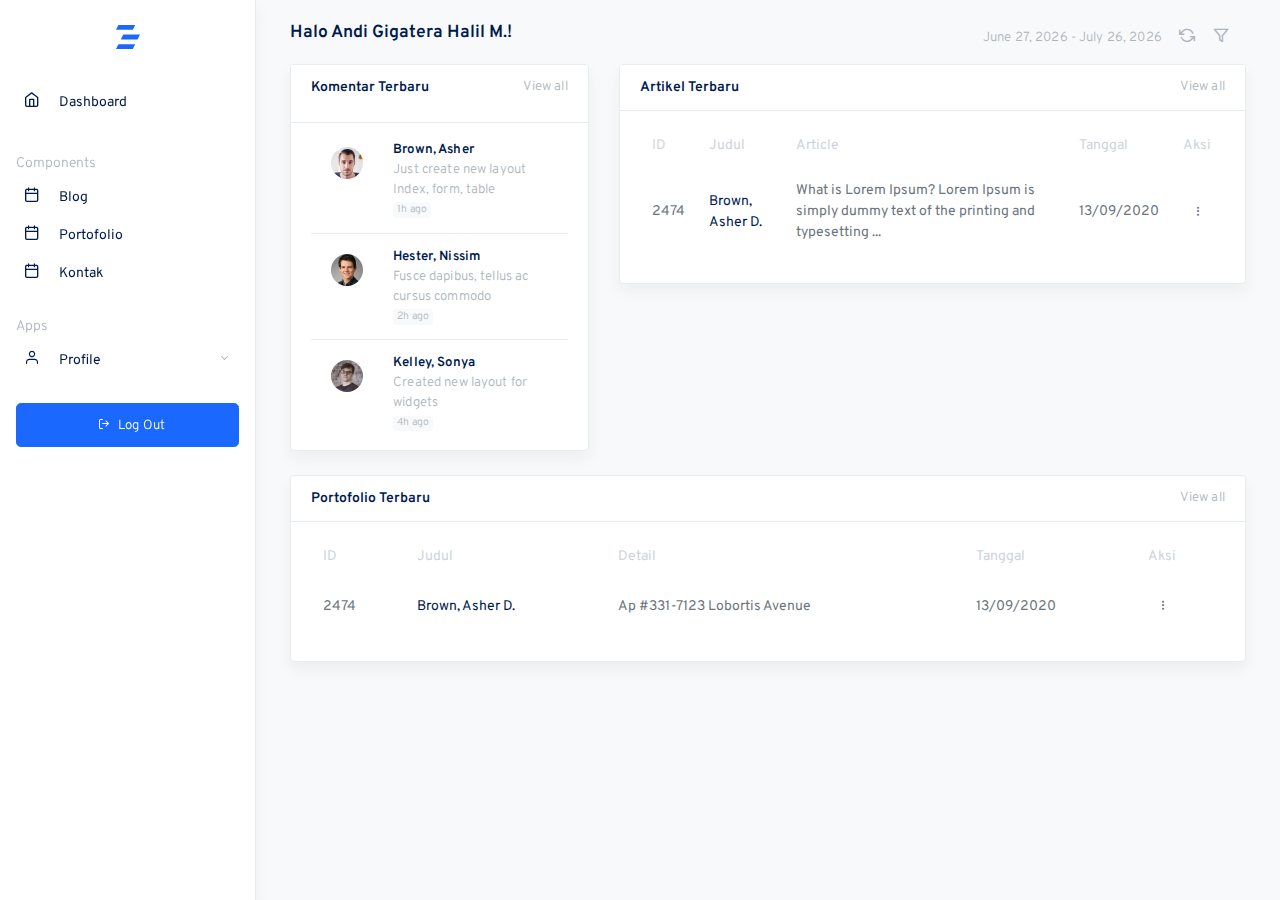
<file: public/tinydash-master/index.html>
<!DOCTYPE html>
<html lang="en">
    <head>
        <meta charset="utf-8" />
        <meta
            name="viewport"
            content="width=device-width, initial-scale=1, shrink-to-fit=no"
        />
        <meta name="description" content="" />
        <meta name="author" content="" />
        <link rel="icon" href="favicon.ico" />
        <title>Dashboard Personal Blog - Andi Gigatera Halil M</title>
        <!-- Simple bar CSS -->
        <link rel="stylesheet" href="css/simplebar.css" />
        <!-- Fonts CSS -->
        <link
            href="https://fonts.googleapis.com/css2?family=Overpass:ital,wght@0,100;0,200;0,300;0,400;0,600;0,700;0,800;0,900;1,100;1,200;1,300;1,400;1,600;1,700;1,800;1,900&display=swap"
            rel="stylesheet"
        />
        <!-- Icons CSS -->
        <link rel="stylesheet" href="css/feather.css" />
        <link rel="stylesheet" href="css/select2.css" />
        <link rel="stylesheet" href="css/dropzone.css" />
        <link rel="stylesheet" href="css/uppy.min.css" />
        <link rel="stylesheet" href="css/jquery.steps.css" />
        <link rel="stylesheet" href="css/jquery.timepicker.css" />
        <link rel="stylesheet" href="css/quill.snow.css" />
        <!-- Date Range Picker CSS -->
        <link rel="stylesheet" href="css/daterangepicker.css" />
        <!-- App CSS -->
        <link rel="stylesheet" href="css/app-light.css" id="lightTheme" />
        <link
            rel="stylesheet"
            href="css/app-dark.css"
            id="darkTheme"
            disabled
        />
    </head>
    <body class="vertical light">
        <div class="wrapper">
   
            <aside
                class="sidebar-left border-right bg-white shadow"
                id="leftSidebar"
                data-simplebar
            >
                <a
                    href="#"
                    class="btn collapseSidebar toggle-btn d-lg-none text-muted ml-2 mt-3"
                    data-toggle="toggle"
                >
                    <i class="fe fe-x"><span class="sr-only"></span></i>
                </a>
                <nav class="vertnav navbar navbar-light">
                    <!-- nav bar -->
                    <div class="w-100 mb-4 d-flex">
                        <a
                            class="navbar-brand mx-auto mt-2 flex-fill text-center"
                            href="./index.html"
                        >
                            <svg
                                version="1.1"
                                id="logo"
                                class="navbar-brand-img brand-sm"
                                xmlns="http://www.w3.org/2000/svg"
                                xmlns:xlink="http://www.w3.org/1999/xlink"
                                x="0px"
                                y="0px"
                                viewBox="0 0 120 120"
                                xml:space="preserve"
                            >
                                <g>
                                    <polygon
                                        class="st0"
                                        points="78,105 15,105 24,87 87,87 	"
                                    />
                                    <polygon
                                        class="st0"
                                        points="96,69 33,69 42,51 105,51 	"
                                    />
                                    <polygon
                                        class="st0"
                                        points="78,33 15,33 24,15 87,15 	"
                                    />
                                </g>
                            </svg>
                        </a>
                    </div>
                    <ul class="navbar-nav flex-fill w-100 mb-2">
                        <li class="nav-item dropdown">
                            <a
                                href="#dashboard"
                                data-toggle="collapse"
                                aria-expanded="false"
                                class="nav-link"
                            >
                                <i class="fe fe-home fe-16"></i>
                                <span class="ml-3 item-text">Dashboard</span
                                ><span class="sr-only">(current)</span>
                            </a>
                        </li>
                    </ul>
                    <!-- Menu -->
                    <p class="text-muted nav-heading mt-4 mb-1">
                        <span>Components</span>
                    </p>
                    <ul class="navbar-nav flex-fill w-100 mb-2">
                        <li class="nav-item w-100">
                            <a
                                class="nav-link"
                                href="dashboard-blog-index.html"
                            >
                                <i class="fe fe-calendar fe-16"></i>
                                <span class="ml-3 item-text">Blog</span>
                            </a>
                        </li>
                        <li class="nav-item w-100">
                            <a
                                class="nav-link"
                                href="dashboard-portofolio-index.html"
                            >
                                <i class="fe fe-calendar fe-16"></i>
                                <span class="ml-3 item-text">Portofolio</span>
                            </a>
                        </li>
                        <li class="nav-item w-100">
                            <a
                                class="nav-link"
                                href="dashboard-kontak-index.html"
                            >
                                <i class="fe fe-calendar fe-16"></i>
                                <span class="ml-3 item-text">Kontak</span>
                            </a>
                        </li>
            
                    <p class="text-muted nav-heading mt-4 mb-1">
                        <span>Apps</span>
                    </p>
                    <ul class="navbar-nav flex-fill w-100 mb-2">
                        <li class="nav-item dropdown">
                            <a
                                href="#profile"
                                data-toggle="collapse"
                                aria-expanded="false"
                                class="dropdown-toggle nav-link"
                            >
                                <i class="fe fe-user fe-16"></i>
                                <span class="ml-3 item-text">Profile</span>
                            </a>
                            <ul
                                class="collapse list-unstyled pl-4 w-100"
                                id="profile"
                            >
                                <a
                                    class="nav-link pl-3"
                                    href="./profile-settings.html"
                                    ><span class="ml-1">Settings</span></a
                                >
                            </ul>
                        </li>
                    <div class="btn-box w-100 mt-4 mb-1">
                        <a
                            href="https://themeforest.net/item/tinydash-bootstrap-html-admin-dashboard-template/27511269"
                            target="_blank"
                            class="btn mb-2 btn-primary btn-lg btn-block"
                        >
                            <i class="fe fe-log-out fe-12 mx-2"></i
                            ><span class="small">Log Out</span>
                        </a>
                    </div>
                </nav>
            </aside>
            <main role="main" class="main-content">
                <div class="container-fluid">
                    <div class="row justify-content-center">
                        <div class="col-12">
                            <div class="row align-items-center mb-2">
                                <div class="col">
                                    <h2 class="h5 page-title">
                                        Halo Andi Gigatera Halil M.!
                                    </h2>
                                </div>
                                <div class="col-auto">
                                    <form class="form-inline">
                                        <div
                                            class="form-group d-none d-lg-inline"
                                        >
                                            <label
                                                for="reportrange"
                                                class="sr-only"
                                                >Date Ranges</label
                                            >
                                            <div
                                                id="reportrange"
                                                class="px-2 py-2 text-muted"
                                            >
                                                <span class="small"></span>
                                            </div>
                                        </div>
                                        <div class="form-group">
                                            <button
                                                type="button"
                                                class="btn btn-sm"
                                            >
                                                <span
                                                    class="fe fe-refresh-ccw fe-16 text-muted"
                                                ></span>
                                            </button>
                                            <button
                                                type="button"
                                                class="btn btn-sm mr-2"
                                            >
                                                <span
                                                    class="fe fe-filter fe-16 text-muted"
                                                ></span>
                                            </button>
                                        </div>
                                    </form>
                                </div>
                            </div>
                            <div class="row">
                                <!-- Recent Activity -->
                                <div class="col-md-12 col-lg-4 mb-4">
                                    <div class="card shadow">
                                        <div class="card-header">
                                            <strong
                                                class="card-title float-left"
                                                >Komentar Terbaru</strong
                                            >
                                            <a
                                                class="float-right small text-muted"
                                                href="#!"
                                                >View all</a
                                            >
                                        </div>
                                        <div class="card-body">
                                            <div
                                                class="list-group list-group-flush my-n3"
                                            >
                                                <div class="list-group-item">
                                                    <div class="row">
                                                        <div class="col-auto">
                                                            <div
                                                                class="avatar avatar-sm mt-2"
                                                            >
                                                                <img
                                                                    src="./assets/avatars/face-1.jpg"
                                                                    alt="..."
                                                                    class="avatar-img rounded-circle"
                                                                />
                                                            </div>
                                                        </div>
                                                        <div class="col">
                                                            <small
                                                                ><strong
                                                                    >Brown,
                                                                    Asher</strong
                                                                ></small
                                                            >
                                                            <div
                                                                class="my-0 text-muted small"
                                                            >
                                                                Just create new
                                                                layout Index,
                                                                form, table
                                                            </div>
                                                            <small
                                                                class="badge badge-light text-muted"
                                                                >1h ago</small
                                                            >
                                                        </div>
                                                    </div>
                                                </div>
                                                <div class="list-group-item">
                                                    <div class="row">
                                                        <div class="col-auto">
                                                            <div
                                                                class="avatar avatar-sm mt-2"
                                                            >
                                                                <img
                                                                    src="./assets/avatars/face-2.jpg"
                                                                    alt="..."
                                                                    class="avatar-img rounded-circle"
                                                                />
                                                            </div>
                                                        </div>
                                                        <div class="col">
                                                            <small
                                                                ><strong
                                                                    >Hester,
                                                                    Nissim</strong
                                                                ></small
                                                            >
                                                            <div
                                                                class="my-0 text-muted small"
                                                            >
                                                                Fusce dapibus,
                                                                tellus ac cursus
                                                                commodo
                                                            </div>
                                                            <small
                                                                class="badge badge-light text-muted"
                                                                >2h ago</small
                                                            >
                                                        </div>
                                                    </div>
                                                    <!-- / .row -->
                                                </div>
                                                <div class="list-group-item">
                                                    <div class="row">
                                                        <div class="col-auto">
                                                            <div
                                                                class="avatar avatar-sm mt-2"
                                                            >
                                                                <img
                                                                    src="./assets/avatars/face-3.jpg"
                                                                    alt="..."
                                                                    class="avatar-img rounded-circle"
                                                                />
                                                            </div>
                                                        </div>
                                                        <div class="col">
                                                            <small
                                                                ><strong
                                                                    >Kelley,
                                                                    Sonya</strong
                                                                ></small
                                                            >
                                                            <div
                                                                class="my-0 text-muted small"
                                                            >
                                                                Created new
                                                                layout for
                                                                widgets
                                                            </div>
                                                            <small
                                                                class="badge badge-light text-muted"
                                                                >4h ago</small
                                                            >
                                                        </div>
                                                    </div>
                                                </div>
                                                <!-- / .row -->
                                            </div>
                                            <!-- / .list-group -->
                                        </div>
                                        <!-- / .card-body -->
                                    </div>
                                    <!-- / .card -->
                                </div>
                                <!-- / .col-md-6 -->
                                <!-- Striped rows -->
                                <div class="col-md-12 col-lg-8 mb-2">
                                    <div class="card shadow">
                                        <div class="card-header">
                                            <strong class="card-title"
                                                >Artikel Terbaru</strong
                                            >
                                            <a
                                                class="float-right small text-muted"
                                                href="#!"
                                                >View all</a
                                            >
                                        </div>
                                        <div class="card-body my-n2">
                                            <table
                                                class="table table-striped table-hover table-borderless"
                                            >
                                                <thead>
                                                    <tr>
                                                        <th>ID</th>
                                                        <th>Judul</th>
                                                        <th>Article</th>
                                                        <th>Tanggal</th>
                                                        <th>Aksi</th>
                                                    </tr>
                                                </thead>
                                                <tbody>
                                                    <tr>
                                                        <td>2474</td>
                                                        <th scope="col">
                                                            Brown, Asher D.
                                                        </th>
                                                        <td id="articlepreview">
                                                            What is Lorem Ipsum?
                                                            Lorem Ipsum is
                                                            simply dummy text of
                                                            the printing and
                                                            typesetting
                                                            industry. Lorem
                                                            Ipsum has been the
                                                            industry's standard
                                                            dummy text ever
                                                            since the 1500s,
                                                            when an unknown
                                                            printer took a
                                                            galley of type and
                                                            scrambled it to make
                                                            a type specimen
                                                            book. It has
                                                            survived not only
                                                            five centuries, but
                                                            also the leap into
                                                            electronic
                                                            typesetting,
                                                            remaining
                                                            essentially
                                                            unchanged. It was
                                                            popularised in the
                                                            1960s with the
                                                            release of Letraset
                                                            sheets containing
                                                            Lorem Ipsum
                                                            passages, and more
                                                            recently with
                                                            desktop publishing
                                                            software like Aldus
                                                            PageMaker including
                                                            versions of Lorem
                                                            Ipsum. Why do we use
                                                            it? It is a long
                                                            established fact
                                                            that a reader will
                                                            be distracted by the
                                                            readable content of
                                                            a page when looking
                                                            at its layout. The
                                                            point of using Lorem
                                                            Ipsum is that it has
                                                            a more-or-less
                                                            normal distribution
                                                            of letters, as
                                                            opposed to using
                                                            'Content here,
                                                            content here',
                                                            making it look like
                                                            readable English.
                                                            Many desktop
                                                            publishing packages
                                                            and web page editors
                                                            now use Lorem Ipsum
                                                            as their default
                                                            model text, and a
                                                            search for 'lorem
                                                            ipsum' will uncover
                                                            many web sites still
                                                            in their infancy.
                                                            Various versions
                                                            have evolved over
                                                            the years, sometimes
                                                            by accident,
                                                            sometimes on purpose
                                                            (injected humour and
                                                            the like). Where
                                                            does it come from?
                                                            Contrary to popular
                                                            belief, Lorem Ipsum
                                                            is not simply random
                                                            text. It has roots
                                                            in a piece of
                                                            classical Latin
                                                            literature from 45
                                                            BC, making it over
                                                            2000 years old.
                                                            Richard McClintock,
                                                            a Latin professor at
                                                            Hampden-Sydney
                                                            College in Virginia,
                                                            looked up one of the
                                                            more obscure Latin
                                                            words, consectetur,
                                                            from a Lorem Ipsum
                                                            passage, and going
                                                            through the cites of
                                                            the word in
                                                            classical
                                                            literature,
                                                            discovered the
                                                            undoubtable source.
                                                            Lorem Ipsum comes
                                                            from sections
                                                            1.10.32 and 1.10.33
                                                            of "de Finibus
                                                            Bonorum et Malorum"
                                                            (The Extremes of
                                                            Good and Evil) by
                                                            Cicero, written in
                                                            45 BC. This book is
                                                            a treatise on the
                                                            theory of ethics,
                                                            very popular during
                                                            the Renaissance. The
                                                            first line of Lorem
                                                            Ipsum, "Lorem ipsum
                                                            dolor sit amet..",
                                                            comes from a line in
                                                            section 1.10.32. The
                                                            standard chunk of
                                                            Lorem Ipsum used
                                                            since the 1500s is
                                                            reproduced below for
                                                            those interested.
                                                            Sections 1.10.32 and
                                                            1.10.33 from "de
                                                            Finibus Bonorum et
                                                            Malorum" by Cicero
                                                            are also reproduced
                                                            in their exact
                                                            original form,
                                                            accompanied by
                                                            English versions
                                                            from the 1914
                                                            translation by H.
                                                            Rackham. Where can I
                                                            get some? There are
                                                            many variations of
                                                            passages of Lorem
                                                            Ipsum available, but
                                                            the majority have
                                                            suffered alteration
                                                            in some form, by
                                                            injected humour, or
                                                            randomised words
                                                            which don't look
                                                            even slightly
                                                            believable. If you
                                                            are going to use a
                                                            passage of Lorem
                                                            Ipsum, you need to
                                                            be sure there isn't
                                                            anything
                                                            embarrassing hidden
                                                            in the middle of
                                                            text. All the Lorem
                                                            Ipsum generators on
                                                            the Internet tend to
                                                            repeat predefined
                                                            chunks as necessary,
                                                            making this the
                                                            first true generator
                                                            on the Internet. It
                                                            uses a dictionary of
                                                            over 200 Latin
                                                            words, combined with
                                                            a handful of model
                                                            sentence structures,
                                                            to generate Lorem
                                                            Ipsum which looks
                                                            reasonable. The
                                                            generated Lorem
                                                            Ipsum is therefore
                                                            always free from
                                                            repetition, injected
                                                            humour, or
                                                            non-characteristic
                                                            words etc.
                                                        </td>
                                                        <td>13/09/2020</td>
                                                        <td>
                                                            <div
                                                                class="dropdown"
                                                            >
                                                                <button
                                                                    class="btn btn-sm dropdown-toggle more-vertical"
                                                                    type="button"
                                                                    id="dr1"
                                                                    data-toggle="dropdown"
                                                                    aria-haspopup="true"
                                                                    aria-expanded="false"
                                                                >
                                                                    <span
                                                                        class="text-muted sr-only"
                                                                        >Action</span
                                                                    >
                                                                </button>
                                                                <div
                                                                    class="dropdown-menu dropdown-menu-right"
                                                                    aria-labelledby="dr1"
                                                                >
                                                                    <a
                                                                        class="dropdown-item"
                                                                        href="#"
                                                                        >Edit</a
                                                                    >
                                                                    <a
                                                                        class="dropdown-item"
                                                                        href="#"
                                                                        >Delete</a
                                                                    >
                                                                    <a
                                                                        class="dropdown-item"
                                                                        href="#"
                                                                        >Show</a
                                                                    >
                                                                </div>
                                                            </div>
                                                        </td>
                                                    </tr>
                                                </tbody>
                                            </table>
                                        </div>
                                    </div>
                                </div>
                                <!-- Striped rows -->
                            </div>

                            <!-- Portofolio -->
                            <div class="row">
                                <div class="col-md-12 col-lg-12 mb-2">
                                    <div class="card shadow">
                                        <div class="card-header">
                                            <strong class="card-title"
                                                >Portofolio Terbaru</strong
                                            >
                                            <a
                                                class="float-right small text-muted"
                                                href="#!"
                                                >View all</a
                                            >
                                        </div>
                                        <div class="card-body my-n2">
                                            <table
                                                class="table table-striped table-hover table-borderless"
                                            >
                                                <thead>
                                                    <tr>
                                                        <th>ID</th>
                                                        <th>Judul</th>
                                                        <th>Detail</th>
                                                        <th>Tanggal</th>
                                                        <th>Aksi</th>
                                                    </tr>
                                                </thead>
                                                <tbody>
                                                    <tr>
                                                        <td>2474</td>
                                                        <th scope="col">
                                                            Brown, Asher D.
                                                        </th>
                                                        <td>
                                                            Ap #331-7123
                                                            Lobortis Avenue
                                                        </td>
                                                        <td>13/09/2020</td>
                                                        <td>
                                                            <div
                                                                class="dropdown"
                                                            >
                                                                <button
                                                                    class="btn btn-sm dropdown-toggle more-vertical"
                                                                    type="button"
                                                                    id="dr1"
                                                                    data-toggle="dropdown"
                                                                    aria-haspopup="true"
                                                                    aria-expanded="false"
                                                                >
                                                                    <span
                                                                        class="text-muted sr-only"
                                                                        >Action</span
                                                                    >
                                                                </button>
                                                                <div
                                                                    class="dropdown-menu dropdown-menu-right"
                                                                    aria-labelledby="dr1"
                                                                >
                                                                    <a
                                                                        class="dropdown-item"
                                                                        href="#"
                                                                        >Edit</a
                                                                    >
                                                                    <a
                                                                        class="dropdown-item"
                                                                        href="#"
                                                                        >Hapus</a
                                                                    >
                                                                    <a
                                                                        class="dropdown-item"
                                                                        href="#"
                                                                        >Show</a
                                                                    >
                                                                </div>
                                                            </div>
                                                        </td>
                                                    </tr>
                                                </tbody>
                                            </table>
                                        </div>
                                    </div>
                                </div>
                            </div>
                 
                        </div>
                        <!-- .col-12 -->
                    </div>
                    <!-- .row -->
                </div>
                <!-- .container-fluid -->
                <div
                    class="modal fade modal-notif modal-slide"
                    tabindex="-1"
                    role="dialog"
                    aria-labelledby="defaultModalLabel"
                    aria-hidden="true"
                >
                    <div class="modal-dialog modal-sm" role="document">
                        <div class="modal-content">
                            <div class="modal-header">
                                <h5 class="modal-title" id="defaultModalLabel">
                                    Notifications
                                </h5>
                                <button
                                    type="button"
                                    class="close"
                                    data-dismiss="modal"
                                    aria-label="Close"
                                >
                                    <span aria-hidden="true">&times;</span>
                                </button>
                            </div>
                            <div class="modal-body">
                                <div class="list-group list-group-flush my-n3">
                                    <div class="list-group-item bg-transparent">
                                        <div class="row align-items-center">
                                            <div class="col-auto">
                                                <span
                                                    class="fe fe-box fe-24"
                                                ></span>
                                            </div>
                                            <div class="col">
                                                <small
                                                    ><strong
                                                        >Package has uploaded
                                                        successfull</strong
                                                    ></small
                                                >
                                                <div
                                                    class="my-0 text-muted small"
                                                >
                                                    Package is zipped and
                                                    uploaded
                                                </div>
                                                <small
                                                    class="badge badge-pill badge-light text-muted"
                                                    >1m ago</small
                                                >
                                            </div>
                                        </div>
                                    </div>
                                    <div class="list-group-item bg-transparent">
                                        <div class="row align-items-center">
                                            <div class="col-auto">
                                                <span
                                                    class="fe fe-download fe-24"
                                                ></span>
                                            </div>
                                            <div class="col">
                                                <small
                                                    ><strong
                                                        >Widgets are updated
                                                        successfull</strong
                                                    ></small
                                                >
                                                <div
                                                    class="my-0 text-muted small"
                                                >
                                                    Just create new layout
                                                    Index, form, table
                                                </div>
                                                <small
                                                    class="badge badge-pill badge-light text-muted"
                                                    >2m ago</small
                                                >
                                            </div>
                                        </div>
                                    </div>
                                    <div class="list-group-item bg-transparent">
                                        <div class="row align-items-center">
                                            <div class="col-auto">
                                                <span
                                                    class="fe fe-inbox fe-24"
                                                ></span>
                                            </div>
                                            <div class="col">
                                                <small
                                                    ><strong
                                                        >Notifications have been
                                                        sent</strong
                                                    ></small
                                                >
                                                <div
                                                    class="my-0 text-muted small"
                                                >
                                                    Fusce dapibus, tellus ac
                                                    cursus commodo
                                                </div>
                                                <small
                                                    class="badge badge-pill badge-light text-muted"
                                                    >30m ago</small
                                                >
                                            </div>
                                        </div>
                                        <!-- / .row -->
                                    </div>
                                    <div class="list-group-item bg-transparent">
                                        <div class="row align-items-center">
                                            <div class="col-auto">
                                                <span
                                                    class="fe fe-link fe-24"
                                                ></span>
                                            </div>
                                            <div class="col">
                                                <small
                                                    ><strong
                                                        >Link was attached to
                                                        menu</strong
                                                    ></small
                                                >
                                                <div
                                                    class="my-0 text-muted small"
                                                >
                                                    New layout has been attached
                                                    to the menu
                                                </div>
                                                <small
                                                    class="badge badge-pill badge-light text-muted"
                                                    >1h ago</small
                                                >
                                            </div>
                                        </div>
                                    </div>
                                    <!-- / .row -->
                                </div>
                                <!-- / .list-group -->
                            </div>
                            <div class="modal-footer">
                                <button
                                    type="button"
                                    class="btn btn-secondary btn-block"
                                    data-dismiss="modal"
                                >
                                    Clear All
                                </button>
                            </div>
                        </div>
                    </div>
                </div>
                <div
                    class="modal fade modal-shortcut modal-slide"
                    tabindex="-1"
                    role="dialog"
                    aria-labelledby="defaultModalLabel"
                    aria-hidden="true"
                >
                    <div class="modal-dialog" role="document">
                        <div class="modal-content">
                            <div class="modal-header">
                                <h5 class="modal-title" id="defaultModalLabel">
                                    Shortcuts
                                </h5>
                                <button
                                    type="button"
                                    class="close"
                                    data-dismiss="modal"
                                    aria-label="Close"
                                >
                                    <span aria-hidden="true">&times;</span>
                                </button>
                            </div>
                            <div class="modal-body px-5">
                                <div class="row align-items-center">
                                    <div class="col-6 text-center">
                                        <div
                                            class="squircle bg-success justify-content-center"
                                        >
                                            <i
                                                class="fe fe-cpu fe-32 align-self-center text-white"
                                            ></i>
                                        </div>
                                        <p>Control area</p>
                                    </div>
                                    <div class="col-6 text-center">
                                        <div
                                            class="squircle bg-primary justify-content-center"
                                        >
                                            <i
                                                class="fe fe-activity fe-32 align-self-center text-white"
                                            ></i>
                                        </div>
                                        <p>Activity</p>
                                    </div>
                                </div>
                                <div class="row align-items-center">
                                    <div class="col-6 text-center">
                                        <div
                                            class="squircle bg-primary justify-content-center"
                                        >
                                            <i
                                                class="fe fe-droplet fe-32 align-self-center text-white"
                                            ></i>
                                        </div>
                                        <p>Droplet</p>
                                    </div>
                                    <div class="col-6 text-center">
                                        <div
                                            class="squircle bg-primary justify-content-center"
                                        >
                                            <i
                                                class="fe fe-upload-cloud fe-32 align-self-center text-white"
                                            ></i>
                                        </div>
                                        <p>Upload</p>
                                    </div>
                                </div>
                                <div class="row align-items-center">
                                    <div class="col-6 text-center">
                                        <div
                                            class="squircle bg-primary justify-content-center"
                                        >
                                            <i
                                                class="fe fe-users fe-32 align-self-center text-white"
                                            ></i>
                                        </div>
                                        <p>Users</p>
                                    </div>
                                    <div class="col-6 text-center">
                                        <div
                                            class="squircle bg-primary justify-content-center"
                                        >
                                            <i
                                                class="fe fe-settings fe-32 align-self-center text-white"
                                            ></i>
                                        </div>
                                        <p>Settings</p>
                                    </div>
                                </div>
                            </div>
                        </div>
                    </div>
                </div>
            </main>
            <!-- main -->
        </div>
        <!-- .wrapper -->
        <!-- 
    JavaScript untuk membatasi article preview -->

        <script>
            // Dapatkan element p
            var elem = document.getElementById("articlepreview");

            // Batasi jumlah karakter yang dapat ditampilkan pada element p
            if (elem.textContent.length > 30) {
                elem.textContent = elem.textContent.substring(0, 400) + "...";
            }
        </script>
        <script src="js/jquery.min.js"></script>
        <script src="js/popper.min.js"></script>
        <script src="js/moment.min.js"></script>
        <script src="js/bootstrap.min.js"></script>
        <script src="js/simplebar.min.js"></script>
        <script src="js/daterangepicker.js"></script>
        <script src="js/jquery.stickOnScroll.js"></script>
        <script src="js/tinycolor-min.js"></script>
        <script src="js/config.js"></script>
        <script src="js/d3.min.js"></script>
        <script src="js/topojson.min.js"></script>
        <script src="js/datamaps.all.min.js"></script>
        <script src="js/datamaps-zoomto.js"></script>
        <script src="js/datamaps.custom.js"></script>
        <script src="js/Chart.min.js"></script>
        <script>
            /* defind global options */
            Chart.defaults.global.defaultFontFamily = base.defaultFontFamily;
            Chart.defaults.global.defaultFontColor = colors.mutedColor;
        </script>
        <script src="js/gauge.min.js"></script>
        <script src="js/jquery.sparkline.min.js"></script>
        <script src="js/apexcharts.min.js"></script>
        <script src="js/apexcharts.custom.js"></script>
        <script src="js/jquery.mask.min.js"></script>
        <script src="js/select2.min.js"></script>
        <script src="js/jquery.steps.min.js"></script>
        <script src="js/jquery.validate.min.js"></script>
        <script src="js/jquery.timepicker.js"></script>
        <script src="js/dropzone.min.js"></script>
        <script src="js/uppy.min.js"></script>
        <script src="js/quill.min.js"></script>
        <script>
            $(".select2").select2({
                theme: "bootstrap4",
            });
            $(".select2-multi").select2({
                multiple: true,
                theme: "bootstrap4",
            });
            $(".drgpicker").daterangepicker({
                singleDatePicker: true,
                timePicker: false,
                showDropdowns: true,
                locale: {
                    format: "MM/DD/YYYY",
                },
            });
            $(".time-input").timepicker({
                scrollDefault: "now",
                zindex: "9999" /* fix modal open */,
            });
            /** date range picker */
            if ($(".datetimes").length) {
                $(".datetimes").daterangepicker({
                    timePicker: true,
                    startDate: moment().startOf("hour"),
                    endDate: moment().startOf("hour").add(32, "hour"),
                    locale: {
                        format: "M/DD hh:mm A",
                    },
                });
            }
            var start = moment().subtract(29, "days");
            var end = moment();

            function cb(start, end) {
                $("#reportrange span").html(
                    start.format("MMMM D, YYYY") +
                        " - " +
                        end.format("MMMM D, YYYY")
                );
            }
            $("#reportrange").daterangepicker(
                {
                    startDate: start,
                    endDate: end,
                    ranges: {
                        Today: [moment(), moment()],
                        Yesterday: [
                            moment().subtract(1, "days"),
                            moment().subtract(1, "days"),
                        ],
                        "Last 7 Days": [moment().subtract(6, "days"), moment()],
                        "Last 30 Days": [
                            moment().subtract(29, "days"),
                            moment(),
                        ],
                        "This Month": [
                            moment().startOf("month"),
                            moment().endOf("month"),
                        ],
                        "Last Month": [
                            moment().subtract(1, "month").startOf("month"),
                            moment().subtract(1, "month").endOf("month"),
                        ],
                    },
                },
                cb
            );
            cb(start, end);
            $(".input-placeholder").mask("00/00/0000", {
                placeholder: "__/__/____",
            });
            $(".input-zip").mask("00000-000", {
                placeholder: "____-___",
            });
            $(".input-money").mask("#.##0,00", {
                reverse: true,
            });
            $(".input-phoneus").mask("(000) 000-0000");
            $(".input-mixed").mask("AAA 000-S0S");
            $(".input-ip").mask("0ZZ.0ZZ.0ZZ.0ZZ", {
                translation: {
                    Z: {
                        pattern: /[0-9]/,
                        optional: true,
                    },
                },
                placeholder: "___.___.___.___",
            });
            // editor
            var editor = document.getElementById("editor");
            if (editor) {
                var toolbarOptions = [
                    [
                        {
                            font: [],
                        },
                    ],
                    [
                        {
                            header: [1, 2, 3, 4, 5, 6, false],
                        },
                    ],
                    ["bold", "italic", "underline", "strike"],
                    ["blockquote", "code-block"],
                    [
                        {
                            header: 1,
                        },
                        {
                            header: 2,
                        },
                    ],
                    [
                        {
                            list: "ordered",
                        },
                        {
                            list: "bullet",
                        },
                    ],
                    [
                        {
                            script: "sub",
                        },
                        {
                            script: "super",
                        },
                    ],
                    [
                        {
                            indent: "-1",
                        },
                        {
                            indent: "+1",
                        },
                    ], // outdent/indent
                    [
                        {
                            direction: "rtl",
                        },
                    ], // text direction
                    [
                        {
                            color: [],
                        },
                        {
                            background: [],
                        },
                    ], // dropdown with defaults from theme
                    [
                        {
                            align: [],
                        },
                    ],
                    ["clean"], // remove formatting button
                ];
                var quill = new Quill(editor, {
                    modules: {
                        toolbar: toolbarOptions,
                    },
                    theme: "snow",
                });
            }
            // Example starter JavaScript for disabling form submissions if there are invalid fields
            (function () {
                "use strict";
                window.addEventListener(
                    "load",
                    function () {
                        // Fetch all the forms we want to apply custom Bootstrap validation styles to
                        var forms =
                            document.getElementsByClassName("needs-validation");
                        // Loop over them and prevent submission
                        var validation = Array.prototype.filter.call(
                            forms,
                            function (form) {
                                form.addEventListener(
                                    "submit",
                                    function (event) {
                                        if (form.checkValidity() === false) {
                                            event.preventDefault();
                                            event.stopPropagation();
                                        }
                                        form.classList.add("was-validated");
                                    },
                                    false
                                );
                            }
                        );
                    },
                    false
                );
            })();
        </script>
        <script>
            var uptarg = document.getElementById("drag-drop-area");
            if (uptarg) {
                var uppy = Uppy.Core()
                    .use(Uppy.Dashboard, {
                        inline: true,
                        target: uptarg,
                        proudlyDisplayPoweredByUppy: false,
                        theme: "dark",
                        width: 770,
                        height: 210,
                        plugins: ["Webcam"],
                    })
                    .use(Uppy.Tus, {
                        endpoint: "https://master.tus.io/files/",
                    });
                uppy.on("complete", (result) => {
                    console.log(
                        "Upload complete! We’ve uploaded these files:",
                        result.successful
                    );
                });
            }
        </script>
        <script src="js/apps.js"></script>
        <!-- Global site tag (gtag.js) - Google Analytics -->
        <script
            async
            src="https://www.googletagmanager.com/gtag/js?id=UA-56159088-1"
        ></script>
        <script>
            window.dataLayer = window.dataLayer || [];

            function gtag() {
                dataLayer.push(arguments);
            }
            gtag("js", new Date());
            gtag("config", "UA-56159088-1");
        </script>
    </body>
</html>
</file>
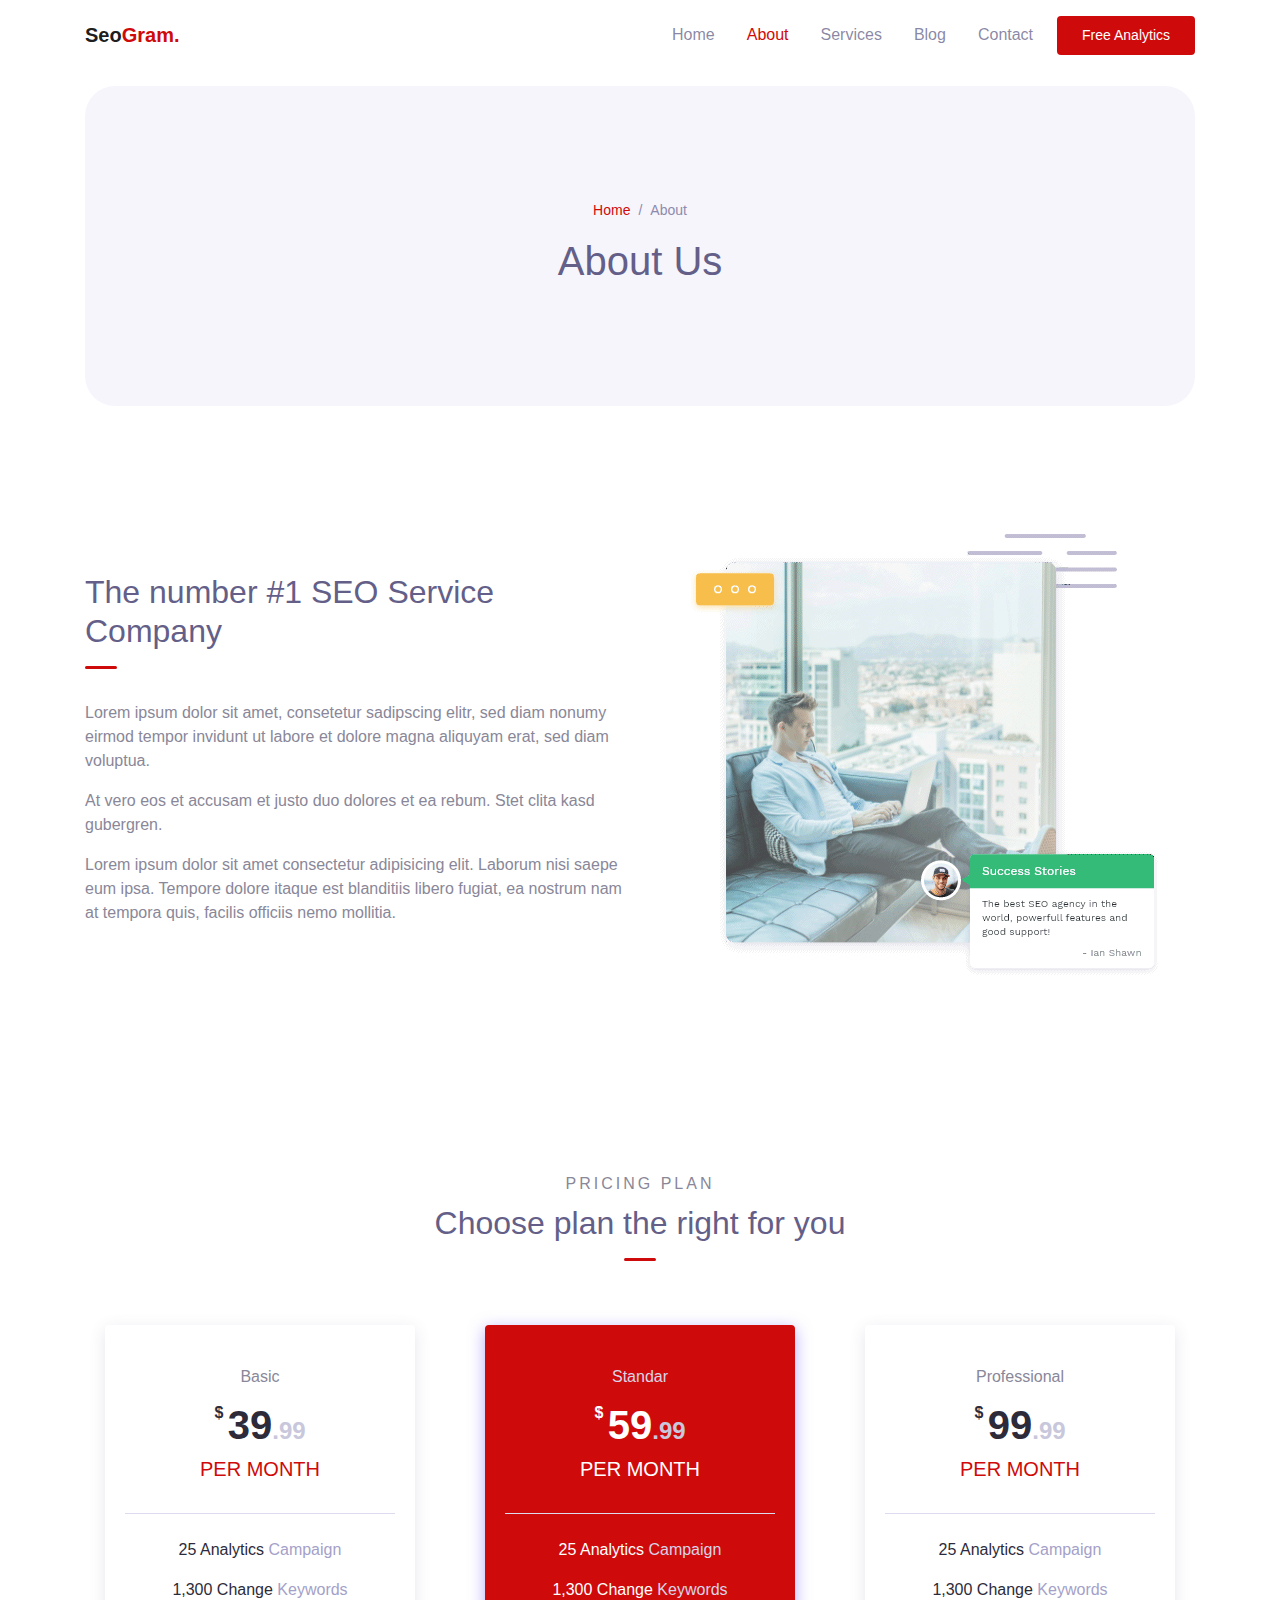
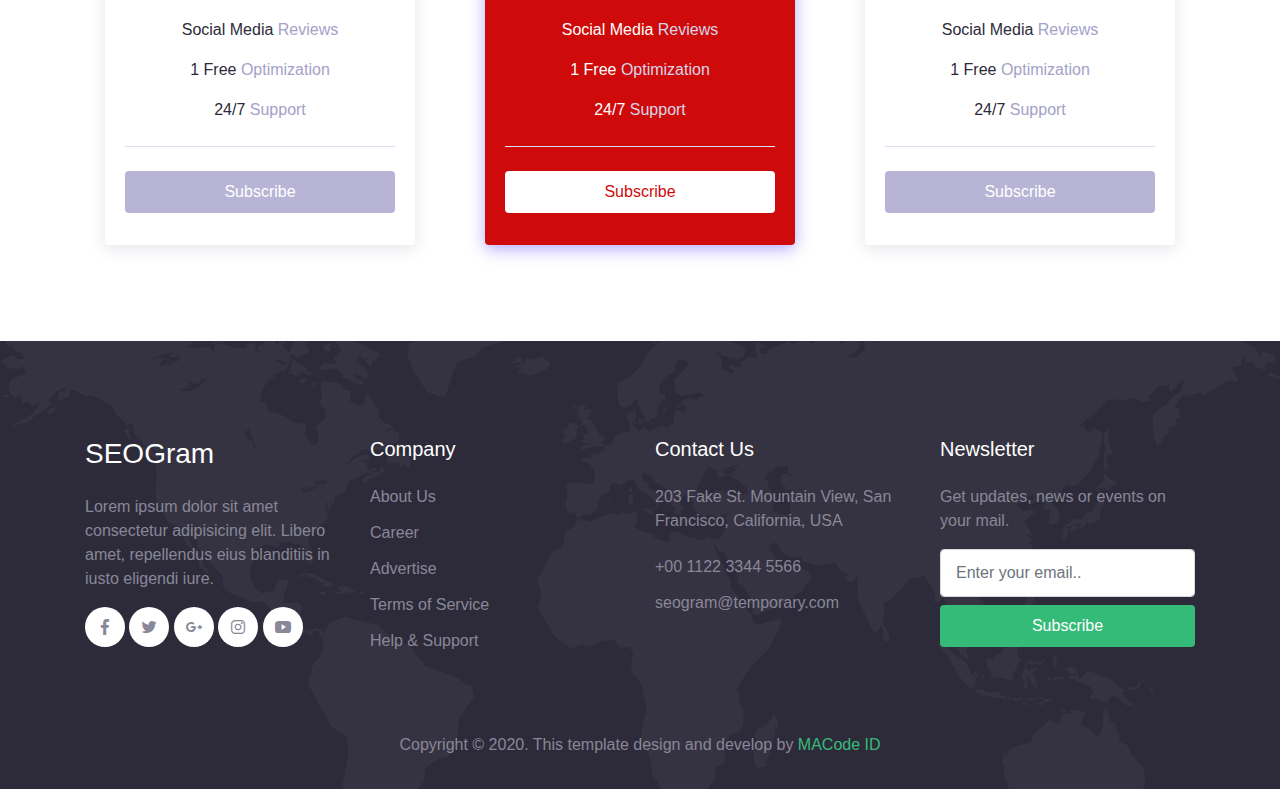
<file: public/html/about.html>
<!DOCTYPE html>
<html lang="en">
<head>
  <meta charset="UTF-8">
  <meta name="viewport" content="width=device-width, initial-scale=1.0">

  <meta http-equiv="X-UA-Compatible" content="ie=edge">

  <meta name="copyright" content="MACode ID, https://macodeid.com/">

  <title>SeoGram - SEO Agency Template</title>

  <link rel="stylesheet" href="../assets/css/maicons.css">

  <link rel="stylesheet" href="../assets/css/bootstrap.css">

  <link rel="stylesheet" href="../assets/vendor/animate/animate.css">

  <link rel="stylesheet" href="../assets/css/theme.css">
</head>
<body>
  
  <!-- Back to top button -->
  <div class="back-to-top"></div>

  <header>
    <nav class="navbar navbar-expand-lg navbar-light bg-white sticky" data-offset="300">
      <div class="container">
        <a href="#" class="navbar-brand">Seo<span class="text-primary">Gram.</span></a>

        <button class="navbar-toggler" data-toggle="collapse" data-target="#navbarContent" aria-controls="navbarContent" aria-expanded="false" aria-label="Toggle navigation">
          <span class="navbar-toggler-icon"></span>
        </button>

        <div class="navbar-collapse collapsed" id="navbarContent">
          <ul class="navbar-nav ml-auto">
            <li class="nav-item">
              <a class="nav-link" href="index.html">Home</a>
            </li>
            <li class="nav-item active">
              <a class="nav-link" href="about.html">About</a>
            </li>
            <li class="nav-item">
              <a class="nav-link" href="service.html">Services</a>
            </li>
            <li class="nav-item">
              <a class="nav-link" href="blog.html">Blog</a>
            </li>
            <li class="nav-item">
              <a class="nav-link" href="contact.html">Contact</a>
            </li>
            <li class="nav-item">
              <a class="btn btn-primary ml-lg-2" href="#">Free Analytics</a>
            </li>
          </ul>
        </div>

      </div>
    </nav>

    <div class="container">
      <div class="page-banner">
        <div class="row justify-content-center align-items-center h-100">
          <div class="col-md-6">
            <nav aria-label="Breadcrumb">
              <ul class="breadcrumb justify-content-center py-0 bg-transparent">
                <li class="breadcrumb-item"><a href="index.html">Home</a></li>
                <li class="breadcrumb-item active">About</li>
              </ul>
            </nav>
            <h1 class="text-center">About Us</h1>
          </div>
        </div>
      </div>
    </div>
  </header>

  <div class="page-section">
    <div class="container">
      <div class="row align-items-center">
        <div class="col-lg-6 py-3">
          <h2 class="title-section">The number #1 SEO Service Company</h2>
          <div class="divider"></div>

          <p>Lorem ipsum dolor sit amet, consetetur sadipscing elitr, sed diam nonumy eirmod tempor invidunt ut labore et dolore magna aliquyam erat, sed diam voluptua.</p>
          <p>At vero eos et accusam et justo duo dolores et ea rebum. Stet clita kasd gubergren.</p>
          <p>Lorem ipsum dolor sit amet consectetur adipisicing elit. Laborum nisi saepe eum ipsa. Tempore dolore itaque est blanditiis libero fugiat, ea nostrum nam at tempora quis, facilis officiis nemo mollitia.</p>
        </div>
        <div class="col-lg-6 py-3">
          <div class="img-fluid py-3 text-center">
            <img src="../assets/img/about_frame.png" alt="">
          </div>
        </div>
      </div>
    </div>
  </div>

  <div class="page-section">
    <div class="container">
      <div class="text-center">
        <div class="subhead">Pricing Plan</div>
        <h2 class="title-section">Choose plan the right for you</h2>
        <div class="divider mx-auto"></div>
      </div>
      <div class="row mt-5">
        <div class="col-lg-4 py-3">
          <div class="card-pricing">
            <div class="header">
              <div class="pricing-type">Basic</div>
              <div class="price">
                <span class="dollar">$</span>
                <h1>39<span class="suffix">.99</span></h1>
              </div>
              <h5>Per Month</h5>
            </div>
            <div class="body">
              <p>25 Analytics <span class="suffix">Campaign</span></p>
              <p>1,300 Change <span class="suffix">Keywords</span></p>
              <p>Social Media <span class="suffix">Reviews</span></p>
              <p>1 Free <span class="suffix">Optimization</span></p>
              <p>24/7 <span class="suffix">Support</span></p>
            </div>
            <div class="footer">
              <a href="#" class="btn btn-pricing btn-block">Subscribe</a>
            </div>
          </div>
        </div>

        <div class="col-lg-4 py-3">
          <div class="card-pricing marked">
            <div class="header">
              <div class="pricing-type">Standar</div>
              <div class="price">
                <span class="dollar">$</span>
                <h1>59<span class="suffix">.99</span></h1>
              </div>
              <h5>Per Month</h5>
            </div>
            <div class="body">
              <p>25 Analytics <span class="suffix">Campaign</span></p>
              <p>1,300 Change <span class="suffix">Keywords</span></p>
              <p>Social Media <span class="suffix">Reviews</span></p>
              <p>1 Free <span class="suffix">Optimization</span></p>
              <p>24/7 <span class="suffix">Support</span></p>
            </div>
            <div class="footer">
              <a href="#" class="btn btn-pricing btn-block">Subscribe</a>
            </div>
          </div>
        </div>

        <div class="col-lg-4 py-3">
          <div class="card-pricing">
            <div class="header">
              <div class="pricing-type">Professional</div>
              <div class="price">
                <span class="dollar">$</span>
                <h1>99<span class="suffix">.99</span></h1>
              </div>
              <h5>Per Month</h5>
            </div>
            <div class="body">
              <p>25 Analytics <span class="suffix">Campaign</span></p>
              <p>1,300 Change <span class="suffix">Keywords</span></p>
              <p>Social Media <span class="suffix">Reviews</span></p>
              <p>1 Free <span class="suffix">Optimization</span></p>
              <p>24/7 <span class="suffix">Support</span></p>
            </div>
            <div class="footer">
              <a href="#" class="btn btn-pricing btn-block">Subscribe</a>
            </div>
          </div>
        </div>

      </div>
    </div> <!-- .container -->
  </div> <!-- .page-section -->

  <footer class="page-footer bg-image" style="background-image: url(../assets/img/world_pattern.svg);">
    <div class="container">
      <div class="row mb-5">
        <div class="col-lg-3 py-3">
          <h3>SEOGram</h3>
          <p>Lorem ipsum dolor sit amet consectetur adipisicing elit. Libero amet, repellendus eius blanditiis in iusto eligendi iure.</p>

          <div class="social-media-button">
            <a href="#"><span class="mai-logo-facebook-f"></span></a>
            <a href="#"><span class="mai-logo-twitter"></span></a>
            <a href="#"><span class="mai-logo-google-plus-g"></span></a>
            <a href="#"><span class="mai-logo-instagram"></span></a>
            <a href="#"><span class="mai-logo-youtube"></span></a>
          </div>
        </div>
        <div class="col-lg-3 py-3">
          <h5>Company</h5>
          <ul class="footer-menu">
            <li><a href="#">About Us</a></li>
            <li><a href="#">Career</a></li>
            <li><a href="#">Advertise</a></li>
            <li><a href="#">Terms of Service</a></li>
            <li><a href="#">Help & Support</a></li>
          </ul>
        </div>
        <div class="col-lg-3 py-3">
          <h5>Contact Us</h5>
          <p>203 Fake St. Mountain View, San Francisco, California, USA</p>
          <a href="#" class="footer-link">+00 1122 3344 5566</a>
          <a href="#" class="footer-link">seogram@temporary.com</a>
        </div>
        <div class="col-lg-3 py-3">
          <h5>Newsletter</h5>
          <p>Get updates, news or events on your mail.</p>
          <form action="#">
            <input type="text" class="form-control" placeholder="Enter your email..">
            <button type="submit" class="btn btn-success btn-block mt-2">Subscribe</button>
          </form>
        </div>
      </div>

      <p class="text-center" id="copyright">Copyright &copy; 2020. This template design and develop by <a href="https://macodeid.com/" target="_blank">MACode ID</a></p>
    </div>
  </footer>

<script src="../assets/js/jquery-3.5.1.min.js"></script>

<script src="../assets/js/bootstrap.bundle.min.js"></script>

<script src="../assets/js/google-maps.js"></script>

<script src="../assets/vendor/wow/wow.min.js"></script>

<script src="../assets/js/theme.js"></script>

</body>
</html>
</file>
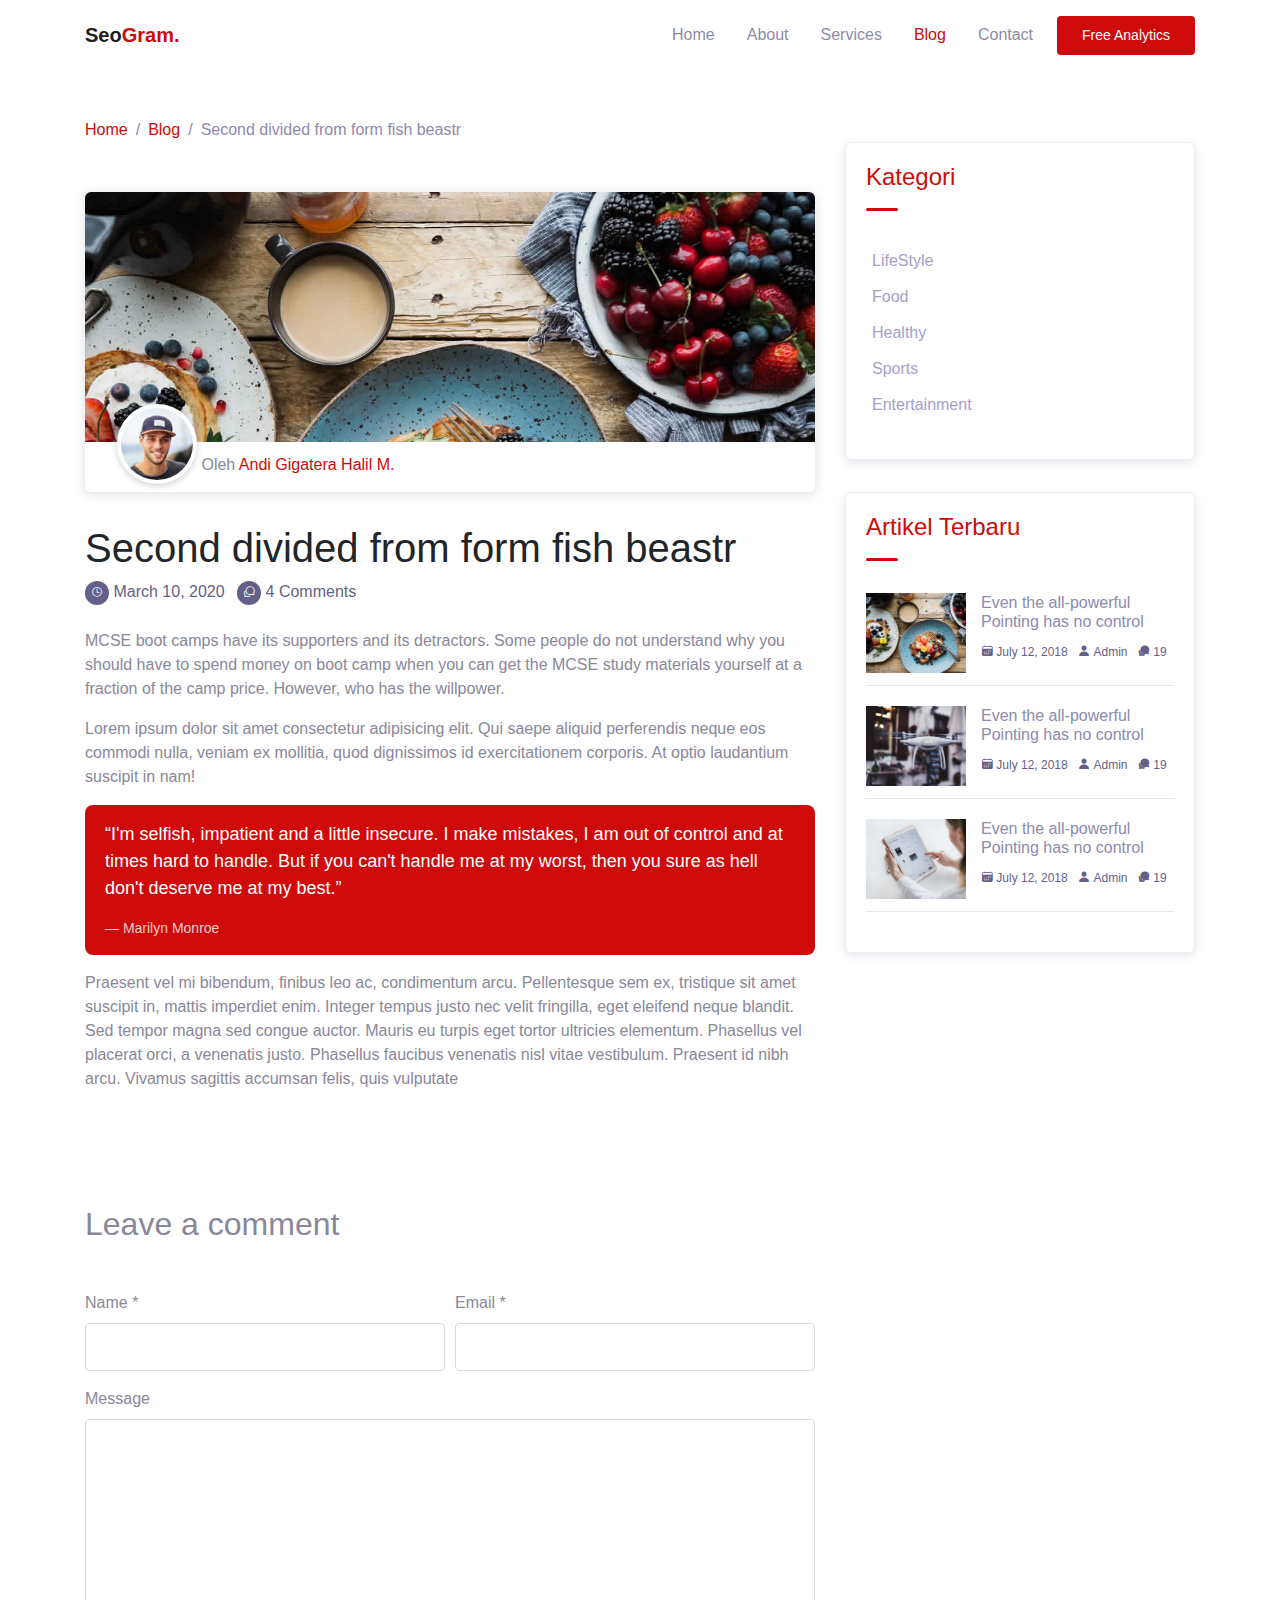
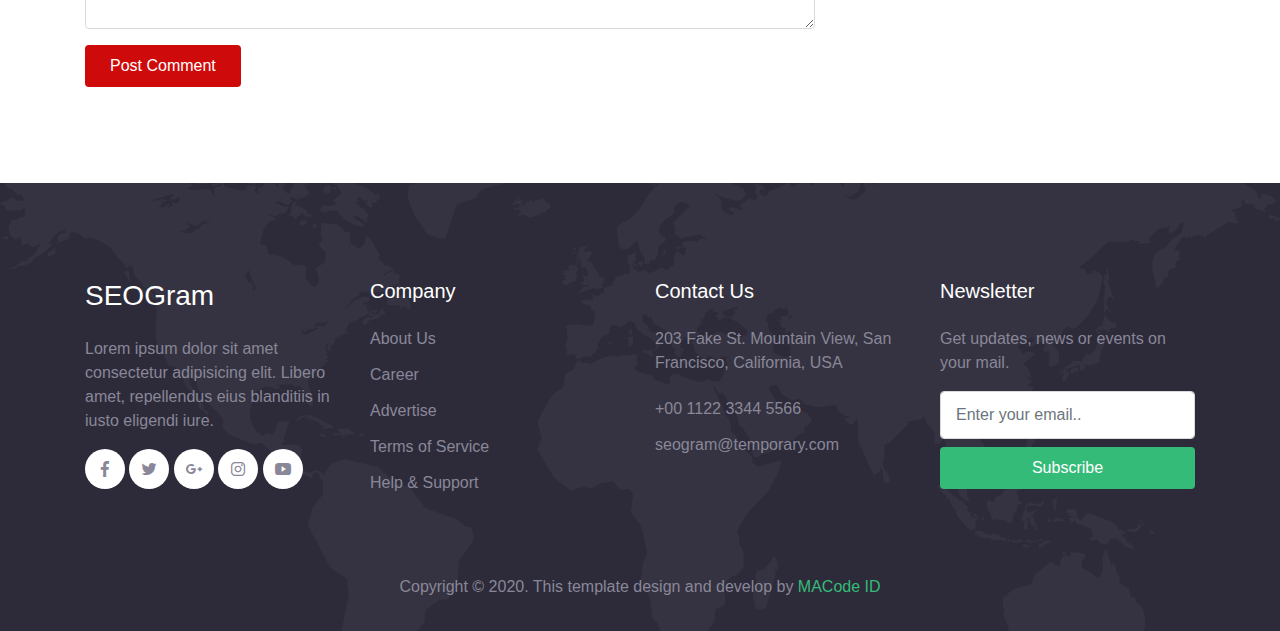
<file: public/html/blog-details.html>
<!DOCTYPE html>
<html lang="en">
    <head>
        <meta charset="UTF-8" />
        <meta name="viewport" content="width=device-width, initial-scale=1.0" />

        <meta http-equiv="X-UA-Compatible" content="ie=edge" />

        <meta name="copyright" content="MACode ID, https://macodeid.com/" />

        <title>SeoGram - SEO Agency Template</title>

        <link rel="stylesheet" href="../assets/css/maicons.css" />

        <link rel="stylesheet" href="../assets/css/bootstrap.css" />

        <link rel="stylesheet" href="../assets/vendor/animate/animate.css" />

        <link rel="stylesheet" href="../assets/css/theme.css" />
    </head>
    <body>
        <!-- Back to top button -->
        <div class="back-to-top"></div>

        <header>
            <nav
                class="navbar navbar-expand-lg navbar-light bg-white sticky"
                data-offset="300"
            >
                <div class="container">
                    <a href="#" class="navbar-brand"
                        >Seo<span class="text-primary">Gram.</span></a
                    >

                    <button
                        class="navbar-toggler"
                        data-toggle="collapse"
                        data-target="#navbarContent"
                        aria-controls="navbarContent"
                        aria-expanded="false"
                        aria-label="Toggle navigation"
                    >
                        <span class="navbar-toggler-icon"></span>
                    </button>

                    <div class="navbar-collapse collapsed" id="navbarContent">
                        <ul class="navbar-nav ml-auto">
                            <li class="nav-item">
                                <a class="nav-link" href="index.html">Home</a>
                            </li>
                            <li class="nav-item">
                                <a class="nav-link" href="about.html">About</a>
                            </li>
                            <li class="nav-item">
                                <a class="nav-link" href="service.html"
                                    >Services</a
                                >
                            </li>
                            <li class="nav-item active">
                                <a class="nav-link" href="blog.html">Blog</a>
                            </li>
                            <li class="nav-item">
                                <a class="nav-link" href="contact.html"
                                    >Contact</a
                                >
                            </li>
                            <li class="nav-item">
                                <a class="btn btn-primary ml-lg-2" href="#"
                                    >Free Analytics</a
                                >
                            </li>
                        </ul>
                    </div>
                </div>
            </nav>
        </header>

        <div class="page-section pt-5">
            <div class="container">
                <nav aria-label="Breadcrumb">
                    <ul class="breadcrumb p-0 mb-0 bg-transparent">
                        <li class="breadcrumb-item">
                            <a href="index.html">Home</a>
                        </li>
                        <li class="breadcrumb-item">
                            <a href="blog.html">Blog</a>
                        </li>
                        <li class="breadcrumb-item active">
                            Second divided from form fish beastr
                        </li>
                    </ul>
                </nav>

                <div class="row">
                    <div class="col-lg-8">
                        <div class="blog-single-wrap">
                            <div class="header">
                                <div class="post-thumb">
                                    <img
                                        src="../assets/img/blog/blog-1.jpg"
                                        alt=""
                                    />
                                </div>
                                <div class="meta-header">
                                    <div class="post-author">
                                        <div class="avatar">
                                            <img
                                                src="../assets/img/person/person_1.jpg"
                                                alt=""
                                            />
                                        </div>
                                        Oleh
                                        <a href="#">Andi Gigatera Halil M.</a>
                                    </div>
                                </div>
                            </div>
                            <h1 class="post-title">
                                Second divided from form fish beastr
                            </h1>
                            <div class="post-meta">
                                <div class="post-date">
                                    <span class="icon">
                                        <span class="mai-time-outline"></span>
                                    </span>
                                    <a href="#">March 10, 2020</a>
                                </div>
                                <div class="post-comment-count ml-2">
                                    <span class="icon">
                                        <span
                                            class="mai-chatbubbles-outline"
                                        ></span>
                                    </span>
                                    <a href="#">4 Comments</a>
                                </div>
                            </div>
                            <div class="post-content">
                                <p>
                                    MCSE boot camps have its supporters and its
                                    detractors. Some people do not understand
                                    why you should have to spend money on boot
                                    camp when you can get the MCSE study
                                    materials yourself at a fraction of the camp
                                    price. However, who has the willpower.
                                </p>
                                <p>
                                    Lorem ipsum dolor sit amet consectetur
                                    adipisicing elit. Qui saepe aliquid
                                    perferendis neque eos commodi nulla, veniam
                                    ex mollitia, quod dignissimos id
                                    exercitationem corporis. At optio laudantium
                                    suscipit in nam!
                                </p>
                                <blockquote class="quote">
                                    “I'm selfish, impatient and a little
                                    insecure. I make mistakes, I am out of
                                    control and at times hard to handle. But if
                                    you can't handle me at my worst, then you
                                    sure as hell don't deserve me at my best.”
                                    <span class="author">― Marilyn Monroe</span>
                                </blockquote>
                                <p>
                                    Praesent vel mi bibendum, finibus leo ac,
                                    condimentum arcu. Pellentesque sem ex,
                                    tristique sit amet suscipit in, mattis
                                    imperdiet enim. Integer tempus justo nec
                                    velit fringilla, eget eleifend neque
                                    blandit. Sed tempor magna sed congue auctor.
                                    Mauris eu turpis eget tortor ultricies
                                    elementum. Phasellus vel placerat orci, a
                                    venenatis justo. Phasellus faucibus
                                    venenatis nisl vitae vestibulum. Praesent id
                                    nibh arcu. Vivamus sagittis accumsan felis,
                                    quis vulputate
                                </p>
                            </div>
                        </div>

                        <div class="comment-form-wrap pt-5">
                            <h2 class="mb-5">Leave a comment</h2>
                            <form action="#" class="">
                                <div class="form-row form-group">
                                    <div class="col-md-6">
                                        <label for="name">Name *</label>
                                        <input
                                            type="text"
                                            class="form-control"
                                            id="name"
                                        />
                                    </div>
                                    <div class="col-md-6">
                                        <label for="email">Email *</label>
                                        <input
                                            type="email"
                                            class="form-control"
                                            id="email"
                                        />
                                    </div>
                                </div>

                                <div class="form-group">
                                    <label for="message">Message</label>
                                    <textarea
                                        name="msg"
                                        id="message"
                                        cols="30"
                                        rows="8"
                                        class="form-control"
                                    ></textarea>
                                </div>
                                <div class="form-group">
                                    <input
                                        type="submit"
                                        value="Post Comment"
                                        class="btn btn-primary"
                                    />
                                </div>
                            </form>
                        </div>
                    </div>
                    <div class="col-lg-4">
                        <div class="widget">
                            <!-- Widget Categories -->
                            <div class="widget-box">
                                <h4 class="widget-title">Kategori</h4>
                                <div class="divider"></div>

                                <ul class="categories">
                                    <li><a href="#">LifeStyle</a></li>
                                    <li><a href="#">Food</a></li>
                                    <li><a href="#">Healthy</a></li>
                                    <li><a href="#">Sports</a></li>
                                    <li><a href="#">Entertainment</a></li>
                                </ul>
                            </div>

                            <!-- Widget recent post -->
                            <div class="widget-box">
                                <h4 class="widget-title">Artikel Terbaru</h4>
                                <div class="divider"></div>

                                <div class="blog-item">
                                    <a class="post-thumb" href="">
                                        <img
                                            src="../assets/img/blog/blog-1.jpg"
                                            alt=""
                                        />
                                    </a>
                                    <div class="content">
                                        <h6 class="post-title">
                                            <a href="#"
                                                >Even the all-powerful Pointing
                                                has no control</a
                                            >
                                        </h6>
                                        <div class="meta">
                                            <a href="#"
                                                ><span
                                                    class="mai-calendar"
                                                ></span>
                                                July 12, 2018</a
                                            >
                                            <a href="#"
                                                ><span
                                                    class="mai-person"
                                                ></span>
                                                Admin</a
                                            >
                                            <a href="#"
                                                ><span
                                                    class="mai-chatbubbles"
                                                ></span>
                                                19</a
                                            >
                                        </div>
                                    </div>
                                </div>

                                <div class="blog-item">
                                    <a class="post-thumb" href="">
                                        <img
                                            src="../assets/img/blog/blog-2.jpg"
                                            alt=""
                                        />
                                    </a>
                                    <div class="content">
                                        <h6 class="post-title">
                                            <a href="#"
                                                >Even the all-powerful Pointing
                                                has no control</a
                                            >
                                        </h6>
                                        <div class="meta">
                                            <a href="#"
                                                ><span
                                                    class="mai-calendar"
                                                ></span>
                                                July 12, 2018</a
                                            >
                                            <a href="#"
                                                ><span
                                                    class="mai-person"
                                                ></span>
                                                Admin</a
                                            >
                                            <a href="#"
                                                ><span
                                                    class="mai-chatbubbles"
                                                ></span>
                                                19</a
                                            >
                                        </div>
                                    </div>
                                </div>

                                <div class="blog-item">
                                    <a class="post-thumb" href="">
                                        <img
                                            src="../assets/img/blog/blog-3.jpg"
                                            alt=""
                                        />
                                    </a>
                                    <div class="content">
                                        <h6 class="post-title">
                                            <a href="#"
                                                >Even the all-powerful Pointing
                                                has no control</a
                                            >
                                        </h6>
                                        <div class="meta">
                                            <a href="#"
                                                ><span
                                                    class="mai-calendar"
                                                ></span>
                                                July 12, 2018</a
                                            >
                                            <a href="#"
                                                ><span
                                                    class="mai-person"
                                                ></span>
                                                Admin</a
                                            >
                                            <a href="#"
                                                ><span
                                                    class="mai-chatbubbles"
                                                ></span>
                                                19</a
                                            >
                                        </div>
                                    </div>
                                </div>
                            </div>
                        </div>
                    </div>
                </div>
            </div>
        </div>

        <footer
            class="page-footer bg-image"
            style="background-image: url(../assets/img/world_pattern.svg)"
        >
            <div class="container">
                <div class="row mb-5">
                    <div class="col-lg-3 py-3">
                        <h3>SEOGram</h3>
                        <p>
                            Lorem ipsum dolor sit amet consectetur adipisicing
                            elit. Libero amet, repellendus eius blanditiis in
                            iusto eligendi iure.
                        </p>

                        <div class="social-media-button">
                            <a href="#"
                                ><span class="mai-logo-facebook-f"></span
                            ></a>
                            <a href="#"
                                ><span class="mai-logo-twitter"></span
                            ></a>
                            <a href="#"
                                ><span class="mai-logo-google-plus-g"></span
                            ></a>
                            <a href="#"
                                ><span class="mai-logo-instagram"></span
                            ></a>
                            <a href="#"
                                ><span class="mai-logo-youtube"></span
                            ></a>
                        </div>
                    </div>
                    <div class="col-lg-3 py-3">
                        <h5>Company</h5>
                        <ul class="footer-menu">
                            <li><a href="#">About Us</a></li>
                            <li><a href="#">Career</a></li>
                            <li><a href="#">Advertise</a></li>
                            <li><a href="#">Terms of Service</a></li>
                            <li><a href="#">Help & Support</a></li>
                        </ul>
                    </div>
                    <div class="col-lg-3 py-3">
                        <h5>Contact Us</h5>
                        <p>
                            203 Fake St. Mountain View, San Francisco,
                            California, USA
                        </p>
                        <a href="#" class="footer-link">+00 1122 3344 5566</a>
                        <a href="#" class="footer-link"
                            >seogram@temporary.com</a
                        >
                    </div>
                    <div class="col-lg-3 py-3">
                        <h5>Newsletter</h5>
                        <p>Get updates, news or events on your mail.</p>
                        <form action="#">
                            <input
                                type="text"
                                class="form-control"
                                placeholder="Enter your email.."
                            />
                            <button
                                type="submit"
                                class="btn btn-success btn-block mt-2"
                            >
                                Subscribe
                            </button>
                        </form>
                    </div>
                </div>

                <p class="text-center" id="copyright">
                    Copyright &copy; 2020. This template design and develop by
                    <a href="https://macodeid.com/" target="_blank"
                        >MACode ID</a
                    >
                </p>
            </div>
        </footer>

        <script src="../assets/js/jquery-3.5.1.min.js"></script>

        <script src="../assets/js/bootstrap.bundle.min.js"></script>

        <script src="../assets/js/google-maps.js"></script>

        <script src="../assets/vendor/wow/wow.min.js"></script>

        <script src="../assets/js/theme.js"></script>
    </body>
</html>
</file>
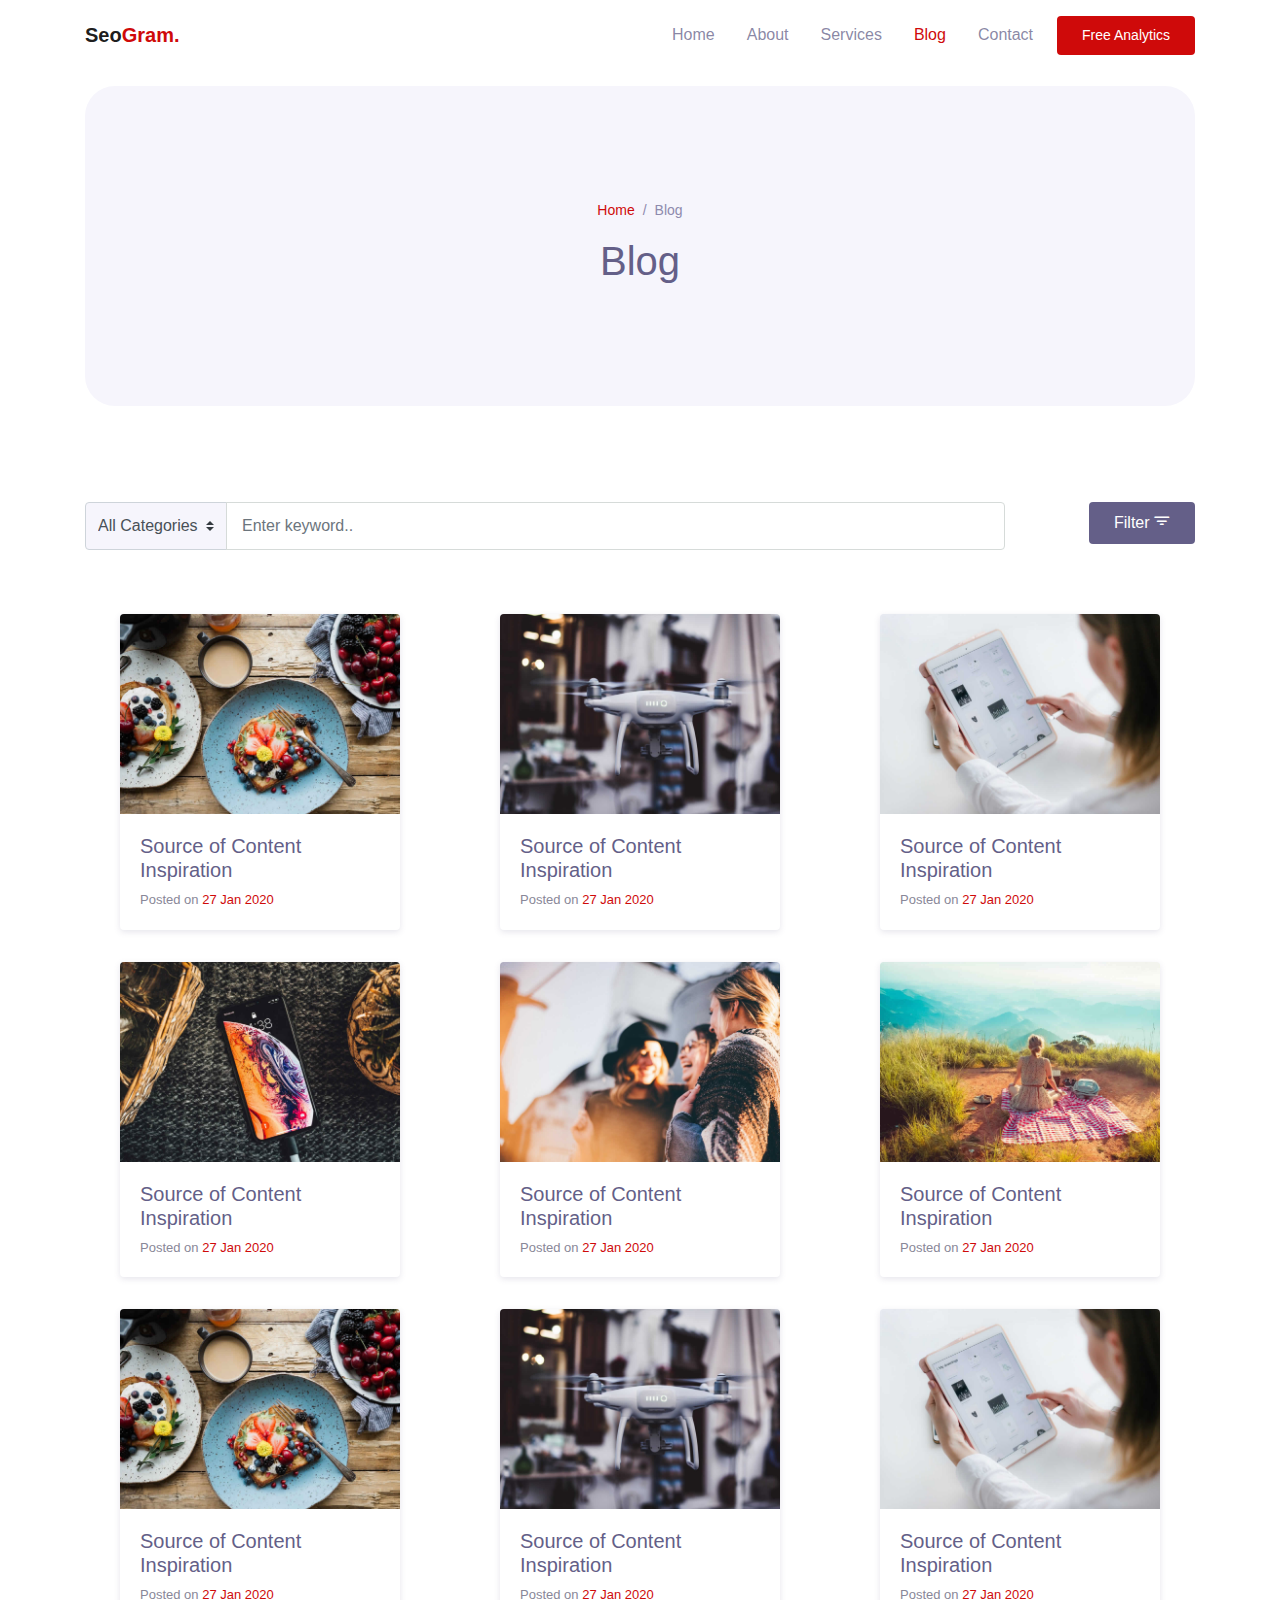
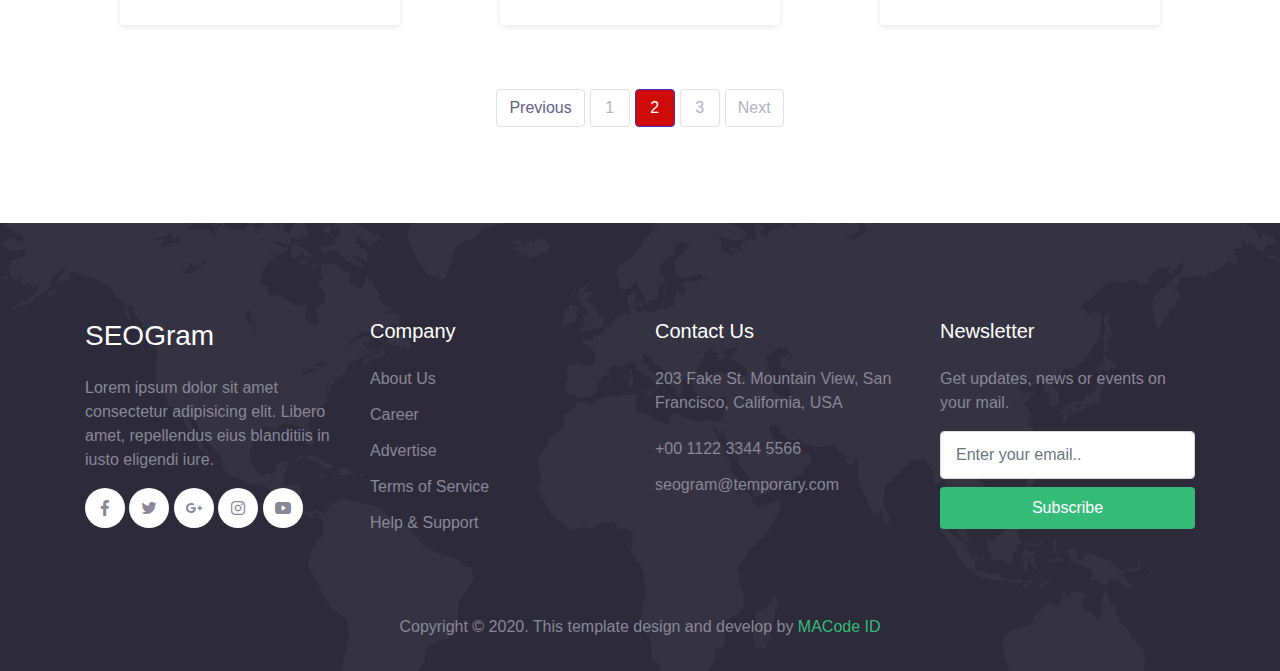
<file: public/html/blog.html>
<!DOCTYPE html>
<html lang="en">
<head>
  <meta charset="UTF-8">
  <meta name="viewport" content="width=device-width, initial-scale=1.0">

  <meta http-equiv="X-UA-Compatible" content="ie=edge">

  <meta name="copyright" content="MACode ID, https://macodeid.com/">

  <title>SeoGram - SEO Agency Template</title>

  <link rel="stylesheet" href="../assets/css/maicons.css">

  <link rel="stylesheet" href="../assets/css/bootstrap.css">

  <link rel="stylesheet" href="../assets/vendor/animate/animate.css">

  <link rel="stylesheet" href="../assets/css/theme.css">
</head>
<body>

  <!-- Back to top button -->
  <div class="back-to-top"></div>
  
  <header>
    <nav class="navbar navbar-expand-lg navbar-light bg-white sticky" data-offset="300">
      <div class="container">
        <a href="#" class="navbar-brand">Seo<span class="text-primary">Gram.</span></a>

        <button class="navbar-toggler" data-toggle="collapse" data-target="#navbarContent" aria-controls="navbarContent" aria-expanded="false" aria-label="Toggle navigation">
          <span class="navbar-toggler-icon"></span>
        </button>

        <div class="navbar-collapse collapsed" id="navbarContent">
          <ul class="navbar-nav ml-auto">
            <li class="nav-item">
              <a class="nav-link" href="index.html">Home</a>
            </li>
            <li class="nav-item">
              <a class="nav-link" href="about.html">About</a>
            </li>
            <li class="nav-item">
              <a class="nav-link" href="service.html">Services</a>
            </li>
            <li class="nav-item active">
              <a class="nav-link" href="blog.html">Blog</a>
            </li>
            <li class="nav-item">
              <a class="nav-link" href="contact.html">Contact</a>
            </li>
            <li class="nav-item">
              <a class="btn btn-primary ml-lg-2" href="#">Free Analytics</a>
            </li>
          </ul>
        </div>

      </div>
    </nav>

    <div class="container">
      <div class="page-banner">
        <div class="row justify-content-center align-items-center h-100">
          <div class="col-md-6">
            <nav aria-label="Breadcrumb">
              <ul class="breadcrumb justify-content-center py-0 bg-transparent">
                <li class="breadcrumb-item"><a href="index.html">Home</a></li>
                <li class="breadcrumb-item active">Blog</li>
              </ul>
            </nav>
            <h1 class="text-center">Blog</h1>
          </div>
        </div>
      </div>
    </div>
  </header>

  <div class="page-section">
    <div class="container">
      <div class="row">
        <div class="col-sm-10">
          <form action="#" class="form-search-blog">
            <div class="input-group">
              <div class="input-group-prepend">
                <select id="categories" class="custom-select bg-light">
                  <option>All Categories</option>
                  <option value="travel">Travel</option>
                  <option value="lifestyle">LifeStyle</option>
                  <option value="healthy">Healthy</option>
                  <option value="food">Food</option>
                </select>
              </div>
              <input type="text" class="form-control" placeholder="Enter keyword..">
            </div>
          </form>
        </div>
        <div class="col-sm-2 text-sm-right">
          <button class="btn btn-secondary">Filter <span class="mai-filter"></span></button>
        </div>
      </div>

      <div class="row my-5">
        <div class="col-lg-4 py-3">
          <div class="card-blog">
            <div class="header">
              <div class="post-thumb">
                <img src="../assets/img/blog/blog-1.jpg" alt="">
              </div>
            </div>
            <div class="body">
              <h5 class="post-title"><a href="blog-details.html">Source of Content Inspiration</a></h5>
              <div class="post-date">Posted on <a href="#">27 Jan 2020</a></div>
            </div>
          </div>
        </div>
        
        <div class="col-lg-4 py-3">
          <div class="card-blog">
            <div class="header">
              <div class="post-thumb">
                <img src="../assets/img/blog/blog-2.jpg" alt="">
              </div>
            </div>
            <div class="body">
              <h5 class="post-title"><a href="blog-details.html">Source of Content Inspiration</a></h5>
              <div class="post-date">Posted on <a href="#">27 Jan 2020</a></div>
            </div>
          </div>
        </div>

        <div class="col-lg-4 py-3">
          <div class="card-blog">
            <div class="header">
              <div class="post-thumb">
                <img src="../assets/img/blog/blog-3.jpg" alt="">
              </div>
            </div>
            <div class="body">
              <h5 class="post-title"><a href="blog-details.html">Source of Content Inspiration</a></h5>
              <div class="post-date">Posted on <a href="#">27 Jan 2020</a></div>
            </div>
          </div>
        </div>

        <div class="col-lg-4 py-3">
          <div class="card-blog">
            <div class="header">
              <div class="post-thumb">
                <img src="../assets/img/blog/blog-4.jpg" alt="">
              </div>
            </div>
            <div class="body">
              <h5 class="post-title"><a href="blog-details.html">Source of Content Inspiration</a></h5>
              <div class="post-date">Posted on <a href="#">27 Jan 2020</a></div>
            </div>
          </div>
        </div>
        
        <div class="col-lg-4 py-3">
          <div class="card-blog">
            <div class="header">
              <div class="post-thumb">
                <img src="../assets/img/blog/blog-5.jpg" alt="">
              </div>
            </div>
            <div class="body">
              <h5 class="post-title"><a href="blog-details.html">Source of Content Inspiration</a></h5>
              <div class="post-date">Posted on <a href="#">27 Jan 2020</a></div>
            </div>
          </div>
        </div>

        <div class="col-lg-4 py-3">
          <div class="card-blog">
            <div class="header">
              <div class="post-thumb">
                <img src="../assets/img/blog/blog-6.jpg" alt="">
              </div>
            </div>
            <div class="body">
              <h5 class="post-title"><a href="blog-details.html">Source of Content Inspiration</a></h5>
              <div class="post-date">Posted on <a href="#">27 Jan 2020</a></div>
            </div>
          </div>
        </div>

        <div class="col-lg-4 py-3">
          <div class="card-blog">
            <div class="header">
              <div class="post-thumb">
                <img src="../assets/img/blog/blog-1.jpg" alt="">
              </div>
            </div>
            <div class="body">
              <h5 class="post-title"><a href="blog-details.html">Source of Content Inspiration</a></h5>
              <div class="post-date">Posted on <a href="#">27 Jan 2020</a></div>
            </div>
          </div>
        </div>
        
        <div class="col-lg-4 py-3">
          <div class="card-blog">
            <div class="header">
              <div class="post-thumb">
                <img src="../assets/img/blog/blog-2.jpg" alt="">
              </div>
            </div>
            <div class="body">
              <h5 class="post-title"><a href="blog-details.html">Source of Content Inspiration</a></h5>
              <div class="post-date">Posted on <a href="#">27 Jan 2020</a></div>
            </div>
          </div>
        </div>

        <div class="col-lg-4 py-3">
          <div class="card-blog">
            <div class="header">
              <div class="post-thumb">
                <img src="../assets/img/blog/blog-3.jpg" alt="">
              </div>
            </div>
            <div class="body">
              <h5 class="post-title"><a href="blog-details.html">Source of Content Inspiration</a></h5>
              <div class="post-date">Posted on <a href="#">27 Jan 2020</a></div>
            </div>
          </div>
        </div>

      </div>

      <nav aria-label="Page Navigation">
        <ul class="pagination justify-content-center">
          <li class="page-item disabled">
            <a class="page-link" href="#" tabindex="-1" aria-disabled="true">Previous</a>
          </li>
          <li class="page-item"><a class="page-link" href="#">1</a></li>
          <li class="page-item active" aria-current="page">
            <a class="page-link" href="#">2 <span class="sr-only">(current)</span></a>
          </li>
          <li class="page-item"><a class="page-link" href="#">3</a></li>
          <li class="page-item">
            <a class="page-link" href="#">Next</a>
          </li>
        </ul>
      </nav>

    </div>
  </div>

  <footer class="page-footer bg-image" style="background-image: url(../assets/img/world_pattern.svg);">
    <div class="container">
      <div class="row mb-5">
        <div class="col-lg-3 py-3">
          <h3>SEOGram</h3>
          <p>Lorem ipsum dolor sit amet consectetur adipisicing elit. Libero amet, repellendus eius blanditiis in iusto eligendi iure.</p>

          <div class="social-media-button">
            <a href="#"><span class="mai-logo-facebook-f"></span></a>
            <a href="#"><span class="mai-logo-twitter"></span></a>
            <a href="#"><span class="mai-logo-google-plus-g"></span></a>
            <a href="#"><span class="mai-logo-instagram"></span></a>
            <a href="#"><span class="mai-logo-youtube"></span></a>
          </div>
        </div>
        <div class="col-lg-3 py-3">
          <h5>Company</h5>
          <ul class="footer-menu">
            <li><a href="#">About Us</a></li>
            <li><a href="#">Career</a></li>
            <li><a href="#">Advertise</a></li>
            <li><a href="#">Terms of Service</a></li>
            <li><a href="#">Help & Support</a></li>
          </ul>
        </div>
        <div class="col-lg-3 py-3">
          <h5>Contact Us</h5>
          <p>203 Fake St. Mountain View, San Francisco, California, USA</p>
          <a href="#" class="footer-link">+00 1122 3344 5566</a>
          <a href="#" class="footer-link">seogram@temporary.com</a>
        </div>
        <div class="col-lg-3 py-3">
          <h5>Newsletter</h5>
          <p>Get updates, news or events on your mail.</p>
          <form action="#">
            <input type="text" class="form-control" placeholder="Enter your email..">
            <button type="submit" class="btn btn-success btn-block mt-2">Subscribe</button>
          </form>
        </div>
      </div>

      <p class="text-center" id="copyright">Copyright &copy; 2020. This template design and develop by <a href="https://macodeid.com/" target="_blank">MACode ID</a></p>
    </div>
  </footer>

<script src="../assets/js/jquery-3.5.1.min.js"></script>

<script src="../assets/js/bootstrap.bundle.min.js"></script>

<script src="../assets/js/google-maps.js"></script>

<script src="../assets/vendor/wow/wow.min.js"></script>

<script src="../assets/js/theme.js"></script>

</body>
</html>
</file>
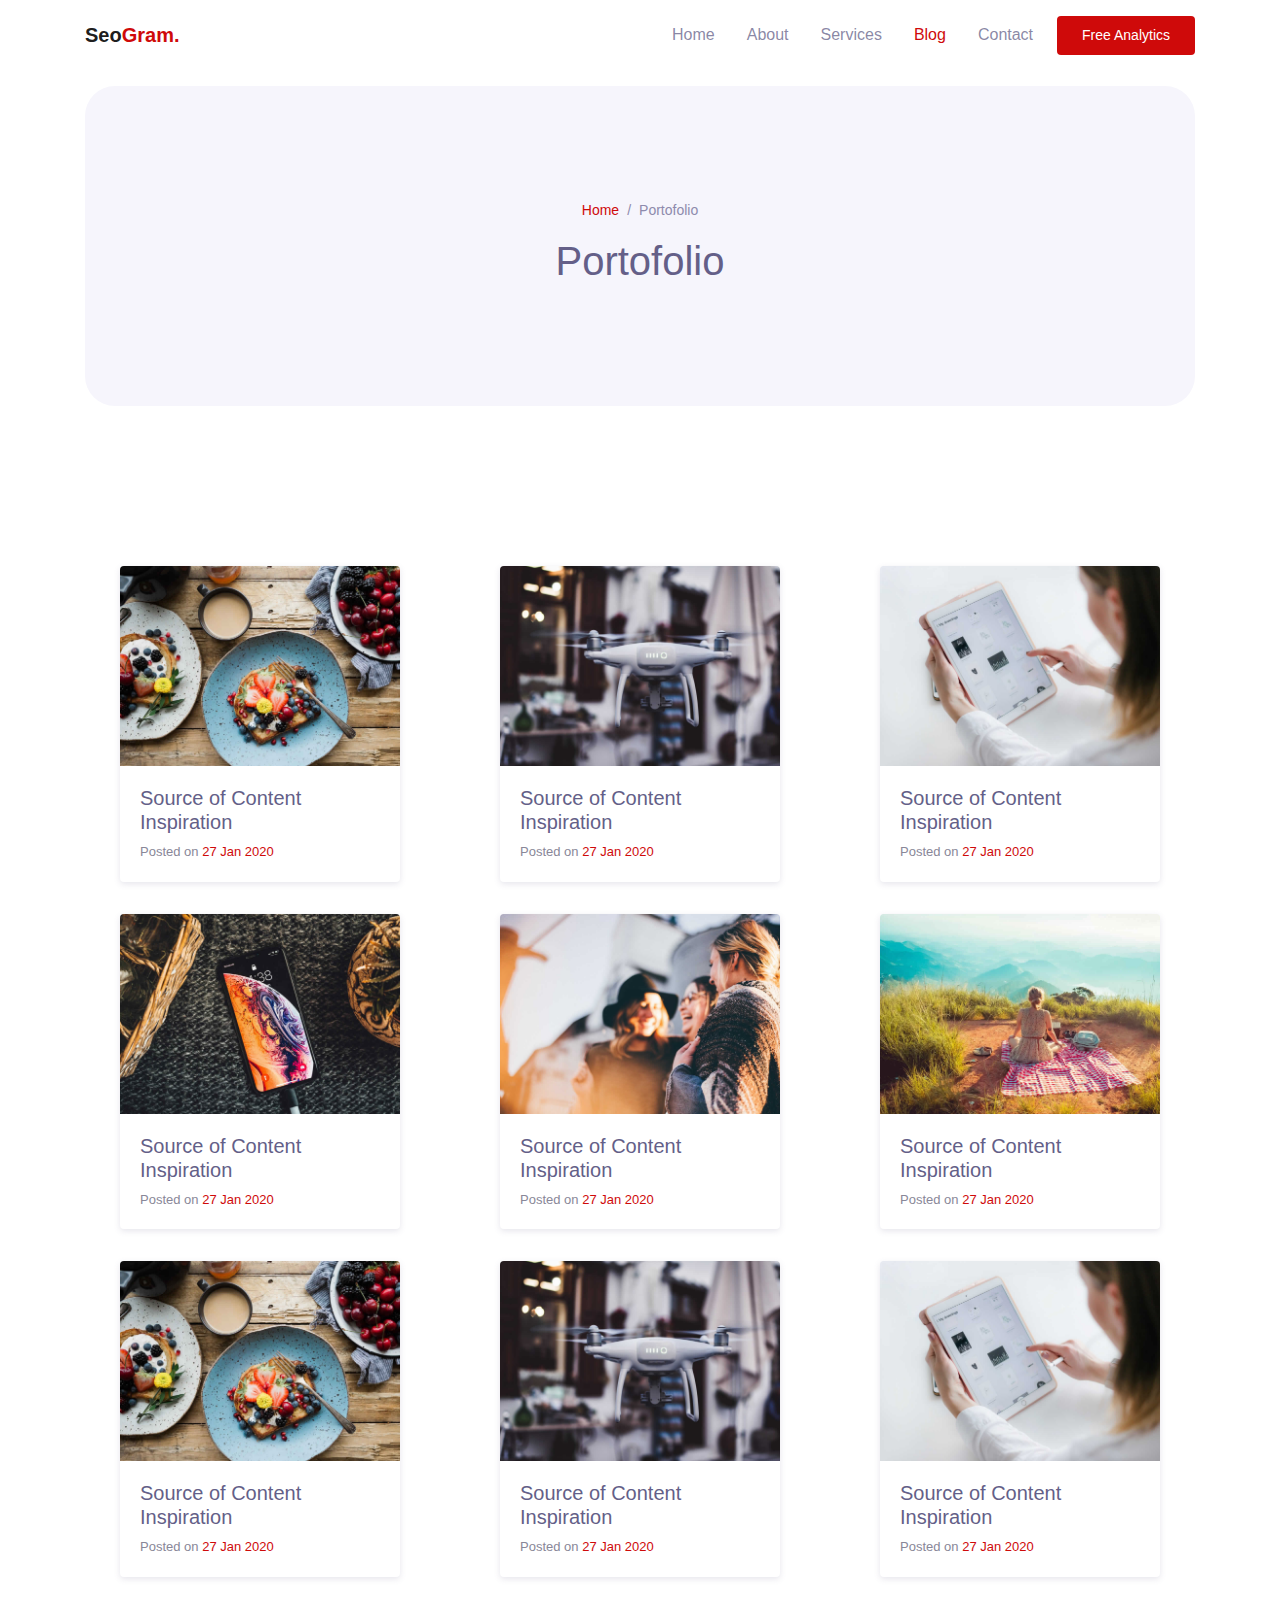
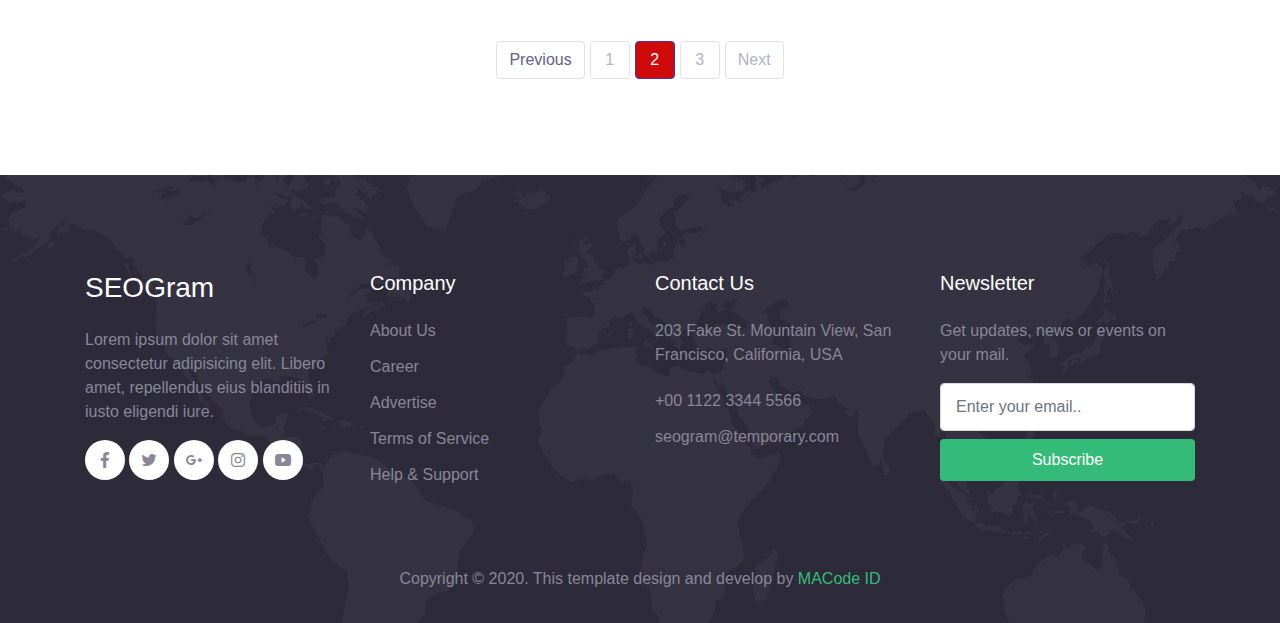
<file: public/html/portoflio.html>
<!DOCTYPE html>
<html lang="en">
    <head>
        <meta charset="UTF-8" />
        <meta name="viewport" content="width=device-width, initial-scale=1.0" />

        <meta http-equiv="X-UA-Compatible" content="ie=edge" />

        <meta name="copyright" content="MACode ID, https://macodeid.com/" />

        <title>SeoGram - SEO Agency Template</title>

        <link rel="stylesheet" href="../assets/css/maicons.css" />

        <link rel="stylesheet" href="../assets/css/bootstrap.css" />

        <link rel="stylesheet" href="../assets/vendor/animate/animate.css" />

        <link rel="stylesheet" href="../assets/css/theme.css" />
    </head>
    <body>
        <!-- Back to top button -->
        <div class="back-to-top"></div>

        <header>
            <nav
                class="navbar navbar-expand-lg navbar-light bg-white sticky"
                data-offset="300"
            >
                <div class="container">
                    <a href="#" class="navbar-brand"
                        >Seo<span class="text-primary">Gram.</span></a
                    >

                    <button
                        class="navbar-toggler"
                        data-toggle="collapse"
                        data-target="#navbarContent"
                        aria-controls="navbarContent"
                        aria-expanded="false"
                        aria-label="Toggle navigation"
                    >
                        <span class="navbar-toggler-icon"></span>
                    </button>

                    <div class="navbar-collapse collapsed" id="navbarContent">
                        <ul class="navbar-nav ml-auto">
                            <li class="nav-item">
                                <a class="nav-link" href="index.html">Home</a>
                            </li>
                            <li class="nav-item">
                                <a class="nav-link" href="about.html">About</a>
                            </li>
                            <li class="nav-item">
                                <a class="nav-link" href="service.html"
                                    >Services</a
                                >
                            </li>
                            <li class="nav-item active">
                                <a class="nav-link" href="blog.html">Blog</a>
                            </li>
                            <li class="nav-item">
                                <a class="nav-link" href="contact.html"
                                    >Contact</a
                                >
                            </li>
                            <li class="nav-item">
                                <a class="btn btn-primary ml-lg-2" href="#"
                                    >Free Analytics</a
                                >
                            </li>
                        </ul>
                    </div>
                </div>
            </nav>

            <div class="container">
                <div class="page-banner">
                    <div
                        class="row justify-content-center align-items-center h-100"
                    >
                        <div class="col-md-6">
                            <nav aria-label="Breadcrumb">
                                <ul
                                    class="breadcrumb justify-content-center py-0 bg-transparent"
                                >
                                    <li class="breadcrumb-item">
                                        <a href="index.html">Home</a>
                                    </li>
                                    <li class="breadcrumb-item active">
                                        Portofolio
                                    </li>
                                </ul>
                            </nav>
                            <h1 class="text-center">Portofolio</h1>
                        </div>
                    </div>
                </div>
            </div>
        </header>

        <div class="page-section">
            <div class="container">
                <!-- <div class="row">
                    <div class="col-sm-10">
                        <form action="#" class="form-search-blog">
                            <div class="input-group">
                                <div class="input-group-prepend">
                                    <select
                                        id="categories"
                                        class="custom-select bg-light"
                                    >
                                        <option>All Categories</option>
                                        <option value="travel">Travel</option>
                                        <option value="lifestyle">
                                            LifeStyle
                                        </option>
                                        <option value="healthy">Healthy</option>
                                        <option value="food">Food</option>
                                    </select>
                                </div>
                                <input
                                    type="text"
                                    class="form-control"
                                    placeholder="Enter keyword.."
                                />
                            </div>
                        </form>
                    </div>
                    <div class="col-sm-2 text-sm-right">
                        <button class="btn btn-secondary">
                            Filter <span class="mai-filter"></span>
                        </button>
                    </div>
                </div> -->

                <div class="row my-5">
                    <div class="col-lg-4 py-3">
                        <div class="card-blog">
                            <div class="header">
                                <div class="post-thumb">
                                    <img
                                        src="../assets/img/blog/blog-1.jpg"
                                        alt=""
                                    />
                                </div>
                            </div>
                            <div class="body">
                                <h5 class="post-title">
                                    <a href="blog-details.html"
                                        >Source of Content Inspiration</a
                                    >
                                </h5>
                                <div class="post-date">
                                    Posted on <a href="#">27 Jan 2020</a>
                                </div>
                            </div>
                        </div>
                    </div>

                    <div class="col-lg-4 py-3">
                        <div class="card-blog">
                            <div class="header">
                                <div class="post-thumb">
                                    <img
                                        src="../assets/img/blog/blog-2.jpg"
                                        alt=""
                                    />
                                </div>
                            </div>
                            <div class="body">
                                <h5 class="post-title">
                                    <a href="blog-details.html"
                                        >Source of Content Inspiration</a
                                    >
                                </h5>
                                <div class="post-date">
                                    Posted on <a href="#">27 Jan 2020</a>
                                </div>
                            </div>
                        </div>
                    </div>

                    <div class="col-lg-4 py-3">
                        <div class="card-blog">
                            <div class="header">
                                <div class="post-thumb">
                                    <img
                                        src="../assets/img/blog/blog-3.jpg"
                                        alt=""
                                    />
                                </div>
                            </div>
                            <div class="body">
                                <h5 class="post-title">
                                    <a href="blog-details.html"
                                        >Source of Content Inspiration</a
                                    >
                                </h5>
                                <div class="post-date">
                                    Posted on <a href="#">27 Jan 2020</a>
                                </div>
                            </div>
                        </div>
                    </div>

                    <div class="col-lg-4 py-3">
                        <div class="card-blog">
                            <div class="header">
                                <div class="post-thumb">
                                    <img
                                        src="../assets/img/blog/blog-4.jpg"
                                        alt=""
                                    />
                                </div>
                            </div>
                            <div class="body">
                                <h5 class="post-title">
                                    <a href="blog-details.html"
                                        >Source of Content Inspiration</a
                                    >
                                </h5>
                                <div class="post-date">
                                    Posted on <a href="#">27 Jan 2020</a>
                                </div>
                            </div>
                        </div>
                    </div>

                    <div class="col-lg-4 py-3">
                        <div class="card-blog">
                            <div class="header">
                                <div class="post-thumb">
                                    <img
                                        src="../assets/img/blog/blog-5.jpg"
                                        alt=""
                                    />
                                </div>
                            </div>
                            <div class="body">
                                <h5 class="post-title">
                                    <a href="blog-details.html"
                                        >Source of Content Inspiration</a
                                    >
                                </h5>
                                <div class="post-date">
                                    Posted on <a href="#">27 Jan 2020</a>
                                </div>
                            </div>
                        </div>
                    </div>

                    <div class="col-lg-4 py-3">
                        <div class="card-blog">
                            <div class="header">
                                <div class="post-thumb">
                                    <img
                                        src="../assets/img/blog/blog-6.jpg"
                                        alt=""
                                    />
                                </div>
                            </div>
                            <div class="body">
                                <h5 class="post-title">
                                    <a href="blog-details.html"
                                        >Source of Content Inspiration</a
                                    >
                                </h5>
                                <div class="post-date">
                                    Posted on <a href="#">27 Jan 2020</a>
                                </div>
                            </div>
                        </div>
                    </div>

                    <div class="col-lg-4 py-3">
                        <div class="card-blog">
                            <div class="header">
                                <div class="post-thumb">
                                    <img
                                        src="../assets/img/blog/blog-1.jpg"
                                        alt=""
                                    />
                                </div>
                            </div>
                            <div class="body">
                                <h5 class="post-title">
                                    <a href="blog-details.html"
                                        >Source of Content Inspiration</a
                                    >
                                </h5>
                                <div class="post-date">
                                    Posted on <a href="#">27 Jan 2020</a>
                                </div>
                            </div>
                        </div>
                    </div>

                    <div class="col-lg-4 py-3">
                        <div class="card-blog">
                            <div class="header">
                                <div class="post-thumb">
                                    <img
                                        src="../assets/img/blog/blog-2.jpg"
                                        alt=""
                                    />
                                </div>
                            </div>
                            <div class="body">
                                <h5 class="post-title">
                                    <a href="blog-details.html"
                                        >Source of Content Inspiration</a
                                    >
                                </h5>
                                <div class="post-date">
                                    Posted on <a href="#">27 Jan 2020</a>
                                </div>
                            </div>
                        </div>
                    </div>

                    <div class="col-lg-4 py-3">
                        <div class="card-blog">
                            <div class="header">
                                <div class="post-thumb">
                                    <img
                                        src="../assets/img/blog/blog-3.jpg"
                                        alt=""
                                    />
                                </div>
                            </div>
                            <div class="body">
                                <h5 class="post-title">
                                    <a href="blog-details.html"
                                        >Source of Content Inspiration</a
                                    >
                                </h5>
                                <div class="post-date">
                                    Posted on <a href="#">27 Jan 2020</a>
                                </div>
                            </div>
                        </div>
                    </div>
                </div>

                <nav aria-label="Page Navigation">
                    <ul class="pagination justify-content-center">
                        <li class="page-item disabled">
                            <a
                                class="page-link"
                                href="#"
                                tabindex="-1"
                                aria-disabled="true"
                                >Previous</a
                            >
                        </li>
                        <li class="page-item">
                            <a class="page-link" href="#">1</a>
                        </li>
                        <li class="page-item active" aria-current="page">
                            <a class="page-link" href="#"
                                >2 <span class="sr-only">(current)</span></a
                            >
                        </li>
                        <li class="page-item">
                            <a class="page-link" href="#">3</a>
                        </li>
                        <li class="page-item">
                            <a class="page-link" href="#">Next</a>
                        </li>
                    </ul>
                </nav>
            </div>
        </div>

        <footer
            class="page-footer bg-image"
            style="background-image: url(../assets/img/world_pattern.svg)"
        >
            <div class="container">
                <div class="row mb-5">
                    <div class="col-lg-3 py-3">
                        <h3>SEOGram</h3>
                        <p>
                            Lorem ipsum dolor sit amet consectetur adipisicing
                            elit. Libero amet, repellendus eius blanditiis in
                            iusto eligendi iure.
                        </p>

                        <div class="social-media-button">
                            <a href="#"
                                ><span class="mai-logo-facebook-f"></span
                            ></a>
                            <a href="#"
                                ><span class="mai-logo-twitter"></span
                            ></a>
                            <a href="#"
                                ><span class="mai-logo-google-plus-g"></span
                            ></a>
                            <a href="#"
                                ><span class="mai-logo-instagram"></span
                            ></a>
                            <a href="#"
                                ><span class="mai-logo-youtube"></span
                            ></a>
                        </div>
                    </div>
                    <div class="col-lg-3 py-3">
                        <h5>Company</h5>
                        <ul class="footer-menu">
                            <li><a href="#">About Us</a></li>
                            <li><a href="#">Career</a></li>
                            <li><a href="#">Advertise</a></li>
                            <li><a href="#">Terms of Service</a></li>
                            <li><a href="#">Help & Support</a></li>
                        </ul>
                    </div>
                    <div class="col-lg-3 py-3">
                        <h5>Contact Us</h5>
                        <p>
                            203 Fake St. Mountain View, San Francisco,
                            California, USA
                        </p>
                        <a href="#" class="footer-link">+00 1122 3344 5566</a>
                        <a href="#" class="footer-link"
                            >seogram@temporary.com</a
                        >
                    </div>
                    <div class="col-lg-3 py-3">
                        <h5>Newsletter</h5>
                        <p>Get updates, news or events on your mail.</p>
                        <form action="#">
                            <input
                                type="text"
                                class="form-control"
                                placeholder="Enter your email.."
                            />
                            <button
                                type="submit"
                                class="btn btn-success btn-block mt-2"
                            >
                                Subscribe
                            </button>
                        </form>
                    </div>
                </div>

                <p class="text-center" id="copyright">
                    Copyright &copy; 2020. This template design and develop by
                    <a href="https://macodeid.com/" target="_blank"
                        >MACode ID</a
                    >
                </p>
            </div>
        </footer>

        <script src="../assets/js/jquery-3.5.1.min.js"></script>

        <script src="../assets/js/bootstrap.bundle.min.js"></script>

        <script src="../assets/js/google-maps.js"></script>

        <script src="../assets/vendor/wow/wow.min.js"></script>

        <script src="../assets/js/theme.js"></script>
    </body>
</html>
</file>
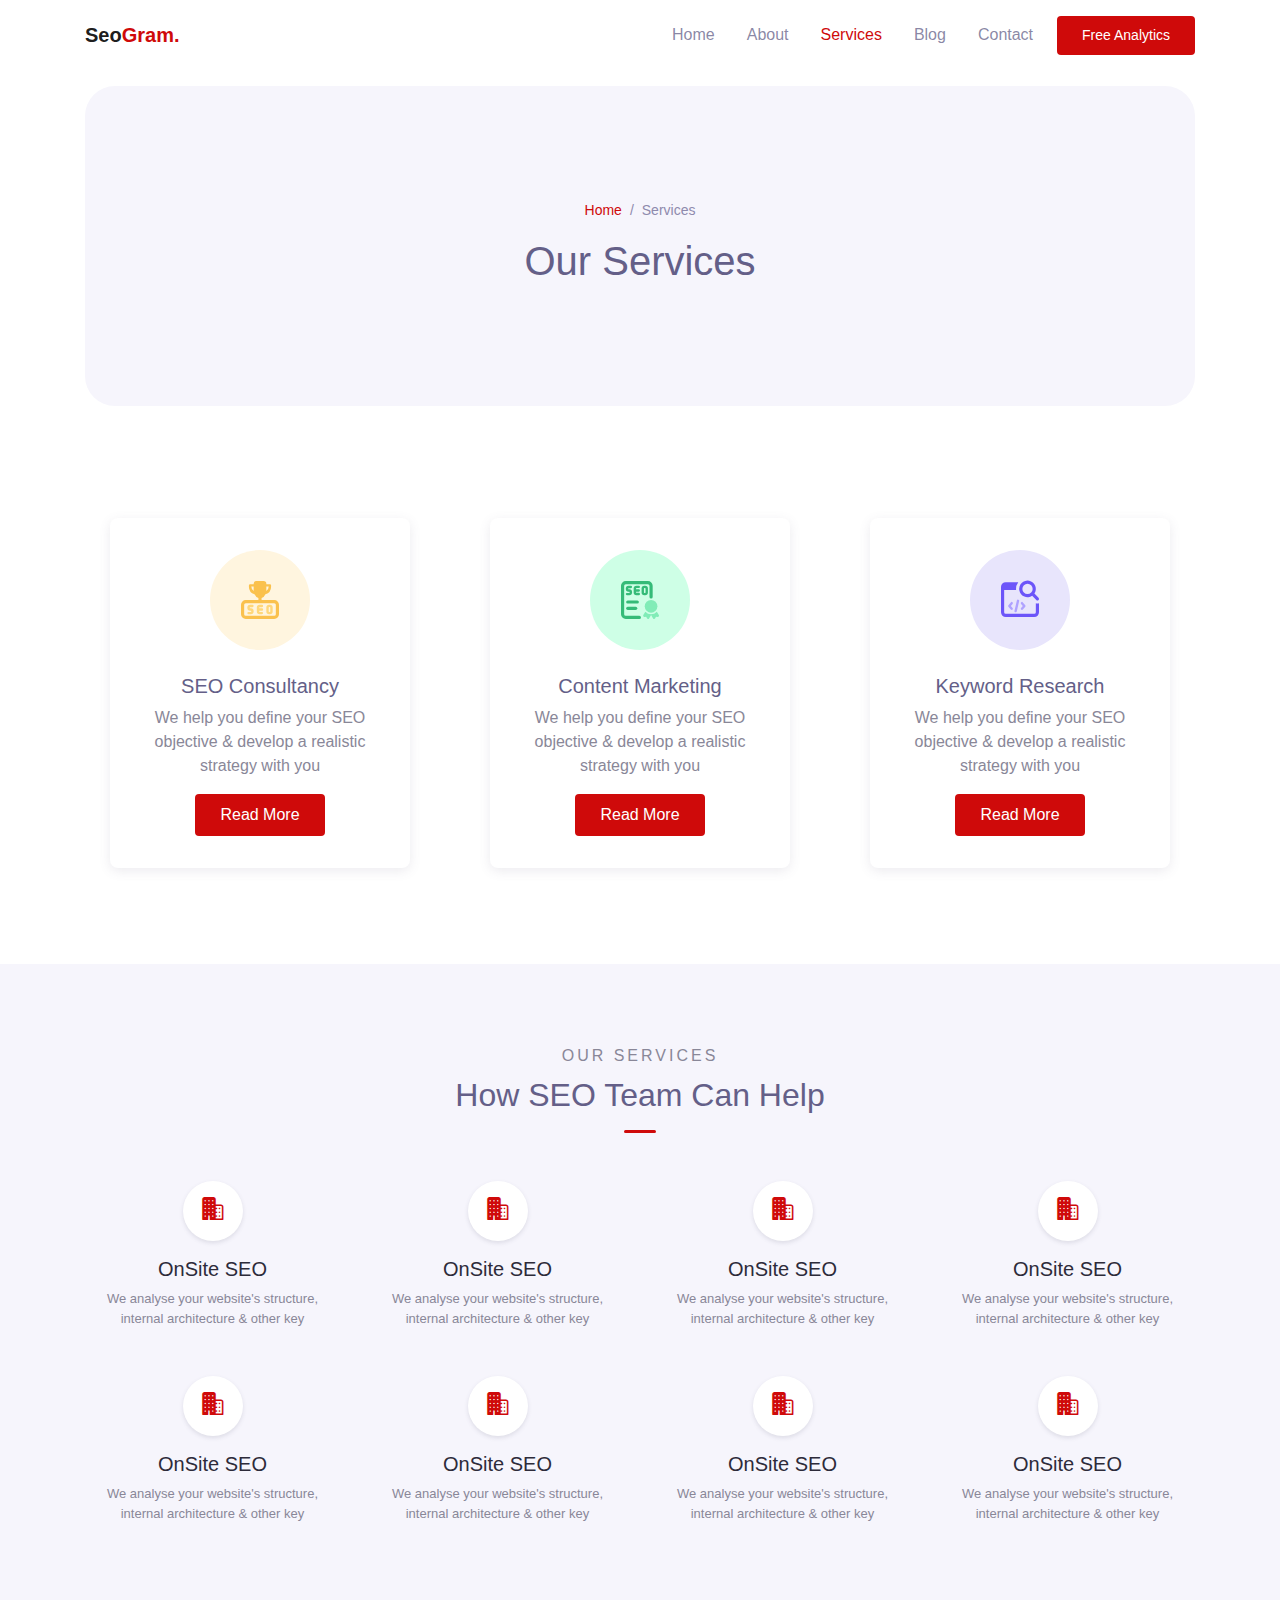
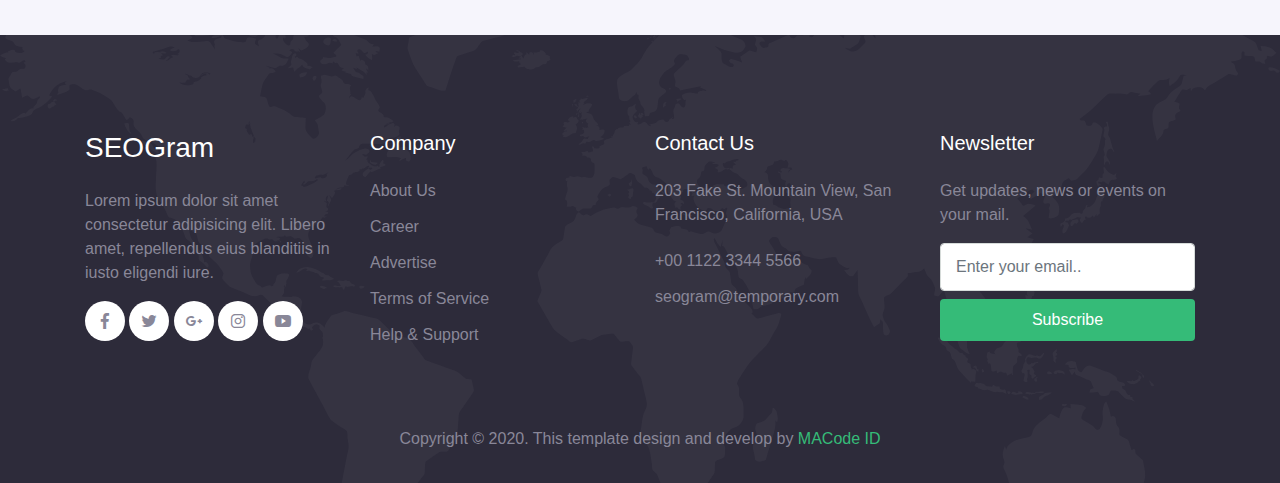
<file: public/html/service.html>
<!DOCTYPE html>
<html lang="en">
<head>
  <meta charset="UTF-8">
  <meta name="viewport" content="width=device-width, initial-scale=1.0">

  <meta http-equiv="X-UA-Compatible" content="ie=edge">

  <meta name="copyright" content="MACode ID, https://macodeid.com/">

  <title>SeoGram - SEO Agency Template</title>

  <link rel="stylesheet" href="../assets/css/maicons.css">

  <link rel="stylesheet" href="../assets/css/bootstrap.css">

  <link rel="stylesheet" href="../assets/vendor/animate/animate.css">

  <link rel="stylesheet" href="../assets/css/theme.css">
</head>
<body>

  <!-- Back to top button -->
  <div class="back-to-top"></div>
  
  <header>
    <nav class="navbar navbar-expand-lg navbar-light bg-white sticky" data-offset="300">
      <div class="container">
        <a href="#" class="navbar-brand">Seo<span class="text-primary">Gram.</span></a>

        <button class="navbar-toggler" data-toggle="collapse" data-target="#navbarContent" aria-controls="navbarContent" aria-expanded="false" aria-label="Toggle navigation">
          <span class="navbar-toggler-icon"></span>
        </button>

        <div class="navbar-collapse collapsed" id="navbarContent">
          <ul class="navbar-nav ml-auto">
            <li class="nav-item">
              <a class="nav-link" href="index.html">Home</a>
            </li>
            <li class="nav-item">
              <a class="nav-link" href="about.html">About</a>
            </li>
            <li class="nav-item active">
              <a class="nav-link" href="service.html">Services</a>
            </li>
            <li class="nav-item">
              <a class="nav-link" href="blog.html">Blog</a>
            </li>
            <li class="nav-item">
              <a class="nav-link" href="contact.html">Contact</a>
            </li>
            <li class="nav-item">
              <a class="btn btn-primary ml-lg-2" href="#">Free Analytics</a>
            </li>
          </ul>
        </div>

      </div>
    </nav>

    <div class="container">
      <div class="page-banner">
        <div class="row justify-content-center align-items-center h-100">
          <div class="col-md-6">
            <nav aria-label="Breadcrumb">
              <ul class="breadcrumb justify-content-center py-0 bg-transparent">
                <li class="breadcrumb-item"><a href="index.html">Home</a></li>
                <li class="breadcrumb-item active">Services</li>
              </ul>
            </nav>
            <h1 class="text-center">Our Services</h1>
          </div>
        </div>
      </div>
    </div>
  </header>

  <div class="page-section">
    <div class="container">
      <div class="row">
        <div class="col-lg-4">
          <div class="card-service">
            <div class="header">
              <img src="../assets/img/services/service-1.svg" alt="">
            </div>
            <div class="body">
              <h5 class="text-secondary">SEO Consultancy</h5>
              <p>We help you define your SEO objective & develop a realistic strategy with you</p>
              <a href="service.html" class="btn btn-primary">Read More</a>
            </div>
          </div>
        </div>
        <div class="col-lg-4">
          <div class="card-service">
            <div class="header">
              <img src="../assets/img/services/service-2.svg" alt="">
            </div>
            <div class="body">
              <h5 class="text-secondary">Content Marketing</h5>
              <p>We help you define your SEO objective & develop a realistic strategy with you</p>
              <a href="service.html" class="btn btn-primary">Read More</a>
            </div>
          </div>
        </div>
        <div class="col-lg-4">
          <div class="card-service">
            <div class="header">
              <img src="../assets/img/services/service-3.svg" alt="">
            </div>
            <div class="body">
              <h5 class="text-secondary">Keyword Research</h5>
              <p>We help you define your SEO objective & develop a realistic strategy with you</p>
              <a href="service.html" class="btn btn-primary">Read More</a>
            </div>
          </div>
        </div>
      </div>
    </div> <!-- .container -->
  </div> <!-- .page-section -->

  <div class="page-section bg-light">
    <div class="container">
      <div class="text-center">
        <div class="subhead">Our services</div>
        <h2 class="title-section">How SEO Team Can Help</h2>
        <div class="divider mx-auto"></div>

        <div class="row">
          <div class="col-sm-6 col-lg-4 col-xl-3 py-3">
            <div class="features">
              <div class="header mb-3">
                <span class="mai-business"></span>
              </div>
              <h5>OnSite SEO</h5>
              <p>We analyse your website's structure, internal architecture & other key</p>
            </div>
          </div>
          <div class="col-sm-6 col-lg-4 col-xl-3 py-3">
            <div class="features">
              <div class="header mb-3">
                <span class="mai-business"></span>
              </div>
              <h5>OnSite SEO</h5>
              <p>We analyse your website's structure, internal architecture & other key</p>
            </div>
          </div>
          <div class="col-sm-6 col-lg-4 col-xl-3 py-3">
            <div class="features">
              <div class="header mb-3">
                <span class="mai-business"></span>
              </div>
              <h5>OnSite SEO</h5>
              <p>We analyse your website's structure, internal architecture & other key</p>
            </div>
          </div>
          <div class="col-sm-6 col-lg-4 col-xl-3 py-3">
            <div class="features">
              <div class="header mb-3">
                <span class="mai-business"></span>
              </div>
              <h5>OnSite SEO</h5>
              <p>We analyse your website's structure, internal architecture & other key</p>
            </div>
          </div>
          <div class="col-sm-6 col-lg-4 col-xl-3 py-3">
            <div class="features">
              <div class="header mb-3">
                <span class="mai-business"></span>
              </div>
              <h5>OnSite SEO</h5>
              <p>We analyse your website's structure, internal architecture & other key</p>
            </div>
          </div>
          <div class="col-sm-6 col-lg-4 col-xl-3 py-3">
            <div class="features">
              <div class="header mb-3">
                <span class="mai-business"></span>
              </div>
              <h5>OnSite SEO</h5>
              <p>We analyse your website's structure, internal architecture & other key</p>
            </div>
          </div>
          <div class="col-sm-6 col-lg-4 col-xl-3 py-3">
            <div class="features">
              <div class="header mb-3">
                <span class="mai-business"></span>
              </div>
              <h5>OnSite SEO</h5>
              <p>We analyse your website's structure, internal architecture & other key</p>
            </div>
          </div>
          <div class="col-sm-6 col-lg-4 col-xl-3 py-3">
            <div class="features">
              <div class="header mb-3">
                <span class="mai-business"></span>
              </div>
              <h5>OnSite SEO</h5>
              <p>We analyse your website's structure, internal architecture & other key</p>
            </div>
          </div>
        </div>

      </div>
    </div> <!-- .container -->
  </div> <!-- .page-section -->

  <footer class="page-footer bg-image" style="background-image: url(../assets/img/world_pattern.svg);">
    <div class="container">
      <div class="row mb-5">
        <div class="col-lg-3 py-3">
          <h3>SEOGram</h3>
          <p>Lorem ipsum dolor sit amet consectetur adipisicing elit. Libero amet, repellendus eius blanditiis in iusto eligendi iure.</p>

          <div class="social-media-button">
            <a href="#"><span class="mai-logo-facebook-f"></span></a>
            <a href="#"><span class="mai-logo-twitter"></span></a>
            <a href="#"><span class="mai-logo-google-plus-g"></span></a>
            <a href="#"><span class="mai-logo-instagram"></span></a>
            <a href="#"><span class="mai-logo-youtube"></span></a>
          </div>
        </div>
        <div class="col-lg-3 py-3">
          <h5>Company</h5>
          <ul class="footer-menu">
            <li><a href="#">About Us</a></li>
            <li><a href="#">Career</a></li>
            <li><a href="#">Advertise</a></li>
            <li><a href="#">Terms of Service</a></li>
            <li><a href="#">Help & Support</a></li>
          </ul>
        </div>
        <div class="col-lg-3 py-3">
          <h5>Contact Us</h5>
          <p>203 Fake St. Mountain View, San Francisco, California, USA</p>
          <a href="#" class="footer-link">+00 1122 3344 5566</a>
          <a href="#" class="footer-link">seogram@temporary.com</a>
        </div>
        <div class="col-lg-3 py-3">
          <h5>Newsletter</h5>
          <p>Get updates, news or events on your mail.</p>
          <form action="#">
            <input type="text" class="form-control" placeholder="Enter your email..">
            <button type="submit" class="btn btn-success btn-block mt-2">Subscribe</button>
          </form>
        </div>
      </div>

      <p class="text-center" id="copyright">Copyright &copy; 2020. This template design and develop by <a href="https://macodeid.com/" target="_blank">MACode ID</a></p>
    </div>
  </footer>

<script src="../assets/js/jquery-3.5.1.min.js"></script>

<script src="../assets/js/bootstrap.bundle.min.js"></script>

<script src="../assets/js/google-maps.js"></script>

<script src="../assets/vendor/wow/wow.min.js"></script>

<script src="../assets/js/theme.js"></script>

</body>
</html>
</file>
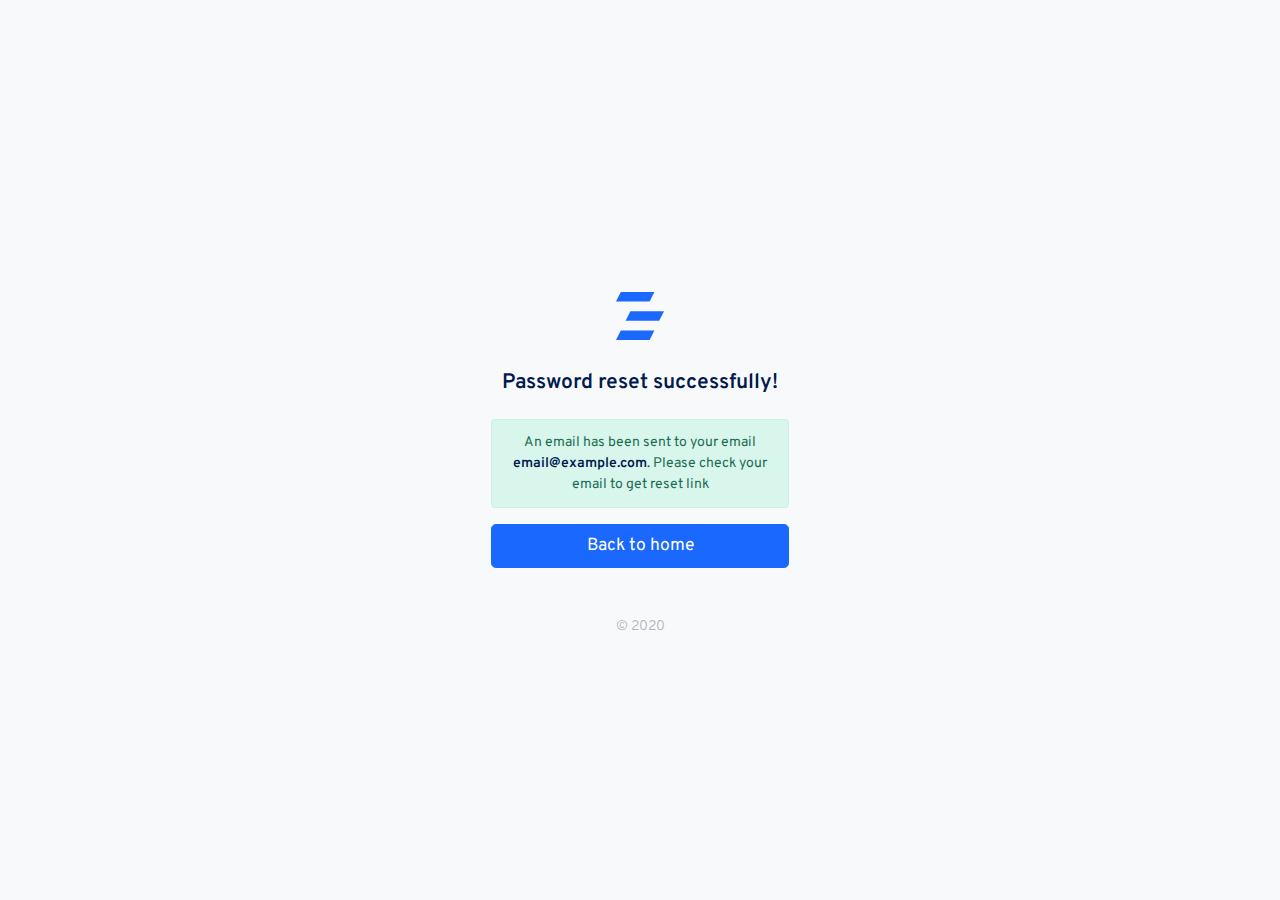
<file: public/tinydash-master/auth-confirm.html>
<!doctype html>
<html lang="en">
  <head>
    <meta charset="utf-8">
    <meta name="viewport" content="width=device-width, initial-scale=1, shrink-to-fit=no">
    <meta name="description" content="">
    <meta name="author" content="">
    <link rel="icon" href="favicon.ico">
    <title>Tiny Dashboard - A Bootstrap Dashboard Template</title>
    <!-- Simple bar CSS -->
    <link rel="stylesheet" href="css/simplebar.css">
    <!-- Fonts CSS -->
    <link href="https://fonts.googleapis.com/css2?family=Overpass:ital,wght@0,100;0,200;0,300;0,400;0,600;0,700;0,800;0,900;1,100;1,200;1,300;1,400;1,600;1,700;1,800;1,900&display=swap" rel="stylesheet">
    <!-- Icons CSS -->
    <link rel="stylesheet" href="css/feather.css">
    <!-- Date Range Picker CSS -->
    <link rel="stylesheet" href="css/daterangepicker.css">
    <!-- App CSS -->
    <link rel="stylesheet" href="css/app-light.css" id="lightTheme">
    <link rel="stylesheet" href="css/app-dark.css" id="darkTheme" disabled>
  </head>
  <body class="light ">
    <div class="wrapper vh-100">
      <div class="row align-items-center h-100">
        <form class="col-lg-3 col-md-4 col-10 mx-auto text-center">
          <div class="mx-auto text-center my-4">
            <a class="navbar-brand mx-auto mt-2 flex-fill text-center" href="./index.html">
              <svg version="1.1" id="logo" class="navbar-brand-img brand-md" xmlns="http://www.w3.org/2000/svg" xmlns:xlink="http://www.w3.org/1999/xlink" x="0px" y="0px" viewBox="0 0 120 120" xml:space="preserve">
                <g>
                  <polygon class="st0" points="78,105 15,105 24,87 87,87 	" />
                  <polygon class="st0" points="96,69 33,69 42,51 105,51 	" />
                  <polygon class="st0" points="78,33 15,33 24,15 87,15 	" />
                </g>
              </svg>
            </a>
            <h4 class="my-3">Password reset successfully!</h4>
          </div>
          <div class="alert alert-success" role="alert"> An email has been sent to your email <strong>email@example.com</strong>. Please check your email to get reset link </div>
          <a href="./index.html" class="btn btn-lg btn-primary btn-block">Back to home</a>
          <p class="mt-5 mb-3 text-muted">© 2020</p>
        </form>
      </div>
    </div>
    <script src="js/jquery.min.js"></script>
    <script src="js/popper.min.js"></script>
    <script src="js/moment.min.js"></script>
    <script src="js/bootstrap.min.js"></script>
    <script src="js/simplebar.min.js"></script>
    <script src='js/daterangepicker.js'></script>
    <script src='js/jquery.stickOnScroll.js'></script>
    <script src="js/tinycolor-min.js"></script>
    <script src="js/config.js"></script>
    <script src="js/apps.js"></script>
    <!-- Global site tag (gtag.js) - Google Analytics -->
    <script async src="https://www.googletagmanager.com/gtag/js?id=UA-56159088-1"></script>
    <script>
      window.dataLayer = window.dataLayer || [];

      function gtag()
      {
        dataLayer.push(arguments);
      }
      gtag('js', new Date());
      gtag('config', 'UA-56159088-1');
    </script>
  </body>
</html>
</body>
</html>
</file>
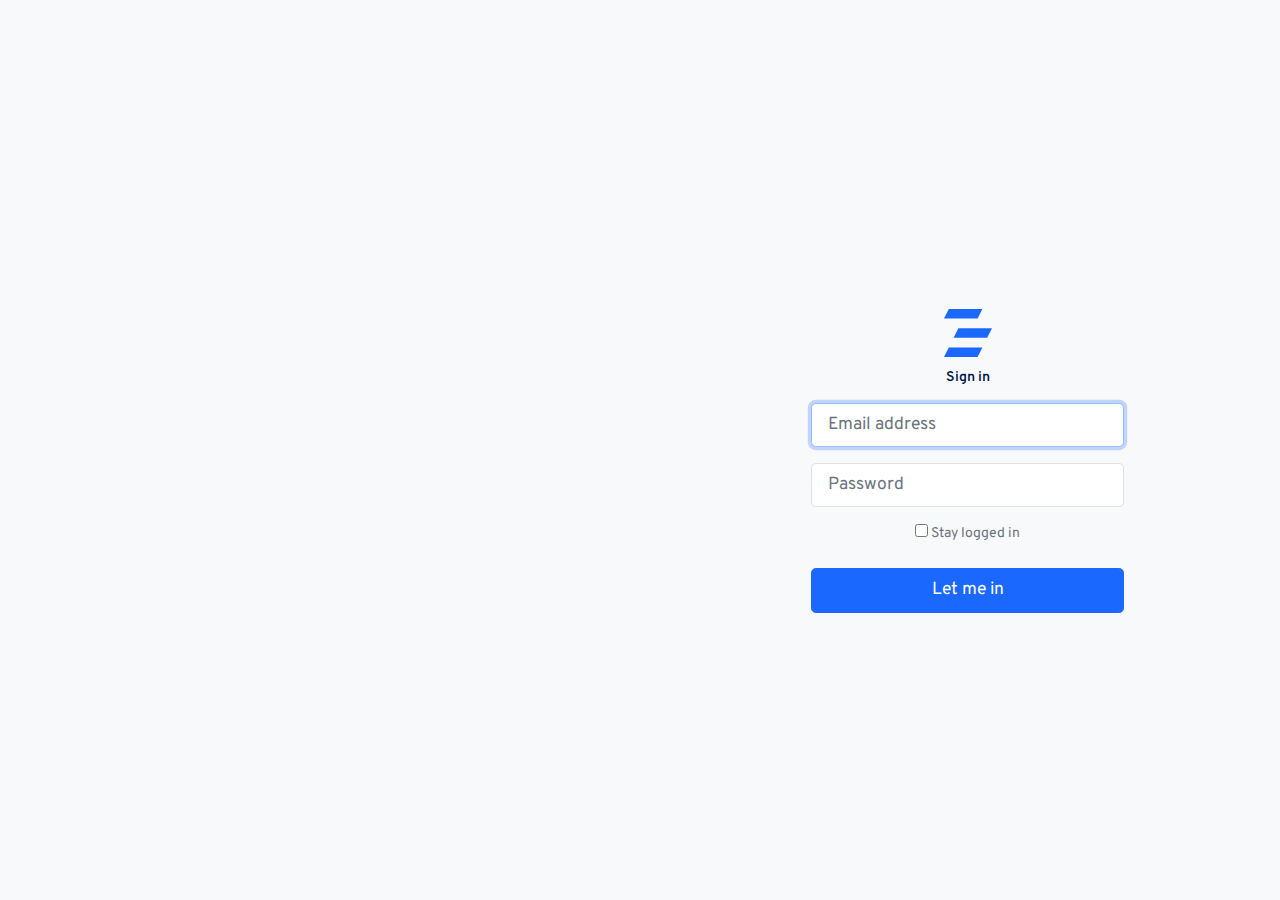
<file: public/tinydash-master/auth-login-half.html>
<!doctype html>
<html lang="en">
  <head>
    <meta charset="utf-8">
    <meta name="viewport" content="width=device-width, initial-scale=1, shrink-to-fit=no">
    <meta name="description" content="">
    <meta name="author" content="">
    <link rel="icon" href="favicon.ico">
    <title>Tiny Dashboard - A Bootstrap Dashboard Template</title>
    <!-- Simple bar CSS -->
    <link rel="stylesheet" href="css/simplebar.css">
    <!-- Fonts CSS -->
    <link href="https://fonts.googleapis.com/css2?family=Overpass:ital,wght@0,100;0,200;0,300;0,400;0,600;0,700;0,800;0,900;1,100;1,200;1,300;1,400;1,600;1,700;1,800;1,900&display=swap" rel="stylesheet">
    <!-- Icons CSS -->
    <link rel="stylesheet" href="css/feather.css">
    <!-- Date Range Picker CSS -->
    <link rel="stylesheet" href="css/daterangepicker.css">
    <!-- App CSS -->
    <link rel="stylesheet" href="css/app-light.css" id="lightTheme">
    <link rel="stylesheet" href="css/app-dark.css" id="darkTheme" disabled>
  </head>
  <body class="light ">
    <div class="wrapper vh-100">
      <div class="row align-items-center h-100">
        <div class="col-lg-6 d-none d-lg-flex">
        </div> <!-- ./col -->
        <div class="col-lg-6">
          <div class="w-50 mx-auto">
            <form class="mx-auto text-center">
              <a class="navbar-brand mx-auto mt-2 flex-fill text-center" href="./index.html">
                <svg version="1.1" id="logo" class="navbar-brand-img brand-md" xmlns="http://www.w3.org/2000/svg" xmlns:xlink="http://www.w3.org/1999/xlink" x="0px" y="0px" viewBox="0 0 120 120" xml:space="preserve">
                  <g>
                    <polygon class="st0" points="78,105 15,105 24,87 87,87 	" />
                    <polygon class="st0" points="96,69 33,69 42,51 105,51 	" />
                    <polygon class="st0" points="78,33 15,33 24,15 87,15 	" />
                  </g>
                </svg>
              </a>
              <h1 class="h6 mb-3">Sign in</h1>
              <div class="form-group">
                <label for="inputEmail" class="sr-only">Email address</label>
                <input type="email" id="inputEmail" class="form-control form-control-lg" placeholder="Email address" required="" autofocus="">
              </div>
              <div class="form-group">
                <label for="inputPassword" class="sr-only">Password</label>
                <input type="password" id="inputPassword" class="form-control form-control-lg" placeholder="Password" required="">
              </div>
              <div class="checkbox mb-3">
                <label>
                  <input type="checkbox" value="remember-me"> Stay logged in </label>
              </div>
              <button class="btn btn-lg btn-primary btn-block" type="submit">Let me in</button>
            </form>
          </div> <!-- .card -->
        </div> <!-- ./col -->
      </div> <!-- .row -->
    </div>
    <script src="js/jquery.min.js"></script>
    <script src="js/popper.min.js"></script>
    <script src="js/moment.min.js"></script>
    <script src="js/bootstrap.min.js"></script>
    <script src="js/simplebar.min.js"></script>
    <script src='js/daterangepicker.js'></script>
    <script src='js/jquery.stickOnScroll.js'></script>
    <script src="js/tinycolor-min.js"></script>
    <script src="js/config.js"></script>
    <script src="js/apps.js"></script>
    <!-- Global site tag (gtag.js) - Google Analytics -->
    <script async src="https://www.googletagmanager.com/gtag/js?id=UA-56159088-1"></script>
    <script>
      window.dataLayer = window.dataLayer || [];

      function gtag()
      {
        dataLayer.push(arguments);
      }
      gtag('js', new Date());
      gtag('config', 'UA-56159088-1');
    </script>
  </body>
</html>
</body>
</html>
</file>
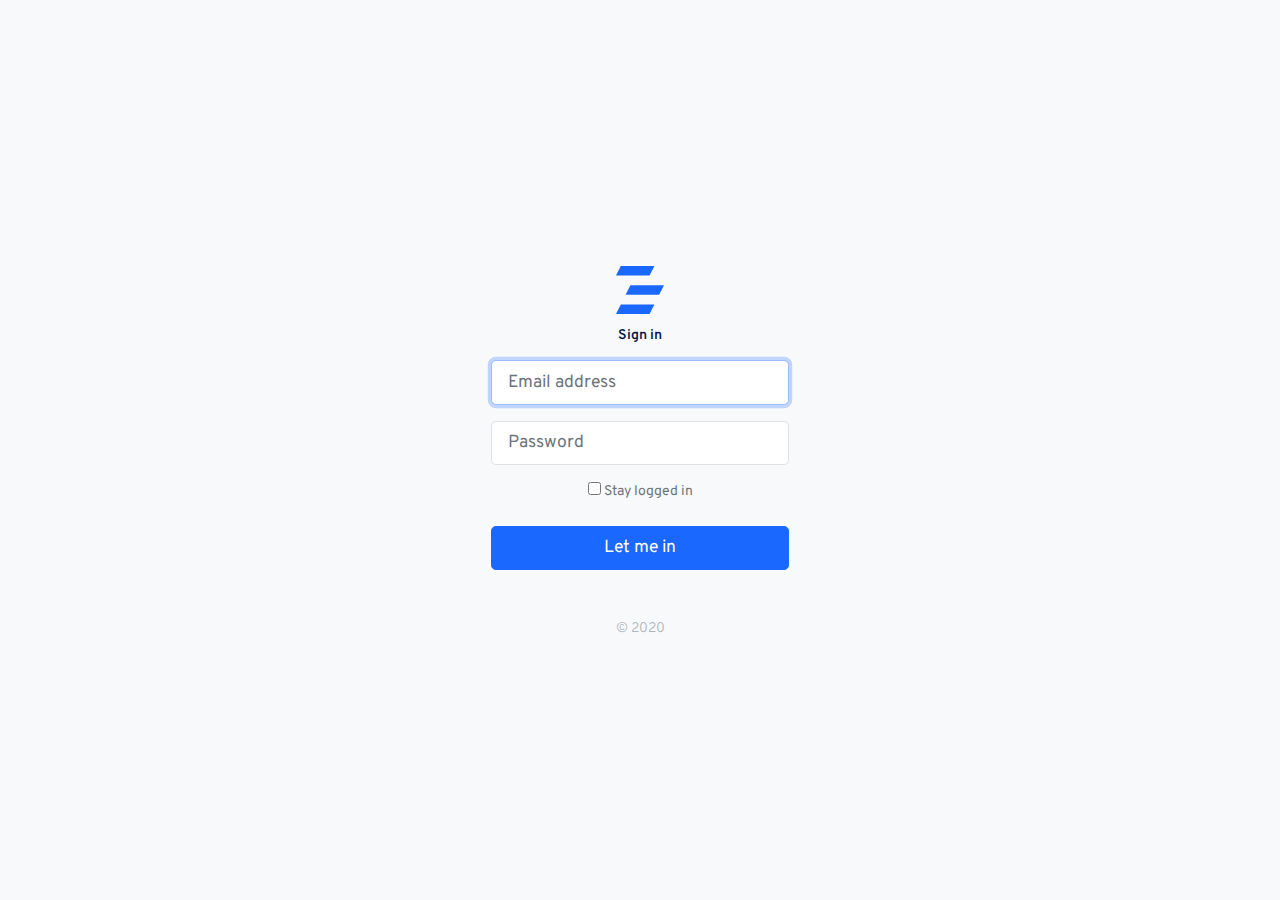
<file: public/tinydash-master/auth-login.html>
<!doctype html>
<html lang="en">
  <head>
    <meta charset="utf-8">
    <meta name="viewport" content="width=device-width, initial-scale=1, shrink-to-fit=no">
    <meta name="description" content="">
    <meta name="author" content="">
    <link rel="icon" href="favicon.ico">
    <title>Tiny Dashboard - A Bootstrap Dashboard Template</title>
    <!-- Simple bar CSS -->
    <link rel="stylesheet" href="css/simplebar.css">
    <!-- Fonts CSS -->
    <link href="https://fonts.googleapis.com/css2?family=Overpass:ital,wght@0,100;0,200;0,300;0,400;0,600;0,700;0,800;0,900;1,100;1,200;1,300;1,400;1,600;1,700;1,800;1,900&display=swap" rel="stylesheet">
    <!-- Icons CSS -->
    <link rel="stylesheet" href="css/feather.css">
    <!-- Date Range Picker CSS -->
    <link rel="stylesheet" href="css/daterangepicker.css">
    <!-- App CSS -->
    <link rel="stylesheet" href="css/app-light.css" id="lightTheme">
    <link rel="stylesheet" href="css/app-dark.css" id="darkTheme" disabled>
  </head>
  <body class="light ">
    <div class="wrapper vh-100">
      <div class="row align-items-center h-100">
        <form class="col-lg-3 col-md-4 col-10 mx-auto text-center">
          <a class="navbar-brand mx-auto mt-2 flex-fill text-center" href="./index.html">
            <svg version="1.1" id="logo" class="navbar-brand-img brand-md" xmlns="http://www.w3.org/2000/svg" xmlns:xlink="http://www.w3.org/1999/xlink" x="0px" y="0px" viewBox="0 0 120 120" xml:space="preserve">
              <g>
                <polygon class="st0" points="78,105 15,105 24,87 87,87 	" />
                <polygon class="st0" points="96,69 33,69 42,51 105,51 	" />
                <polygon class="st0" points="78,33 15,33 24,15 87,15 	" />
              </g>
            </svg>
          </a>
          <h1 class="h6 mb-3">Sign in</h1>
          <div class="form-group">
            <label for="inputEmail" class="sr-only">Email address</label>
            <input type="email" id="inputEmail" class="form-control form-control-lg" placeholder="Email address" required="" autofocus="">
          </div>
          <div class="form-group">
            <label for="inputPassword" class="sr-only">Password</label>
            <input type="password" id="inputPassword" class="form-control form-control-lg" placeholder="Password" required="">
          </div>
          <div class="checkbox mb-3">
            <label>
              <input type="checkbox" value="remember-me"> Stay logged in </label>
          </div>
          <button class="btn btn-lg btn-primary btn-block" type="submit">Let me in</button>
          <p class="mt-5 mb-3 text-muted">© 2020</p>
        </form>
      </div>
    </div>
    <script src="js/jquery.min.js"></script>
    <script src="js/popper.min.js"></script>
    <script src="js/moment.min.js"></script>
    <script src="js/bootstrap.min.js"></script>
    <script src="js/simplebar.min.js"></script>
    <script src='js/daterangepicker.js'></script>
    <script src='js/jquery.stickOnScroll.js'></script>
    <script src="js/tinycolor-min.js"></script>
    <script src="js/config.js"></script>
    <script src="js/apps.js"></script>
    <!-- Global site tag (gtag.js) - Google Analytics -->
    <script async src="https://www.googletagmanager.com/gtag/js?id=UA-56159088-1"></script>
    <script>
      window.dataLayer = window.dataLayer || [];

      function gtag()
      {
        dataLayer.push(arguments);
      }
      gtag('js', new Date());
      gtag('config', 'UA-56159088-1');
    </script>
  </body>
</html>
</body>
</html>
</file>
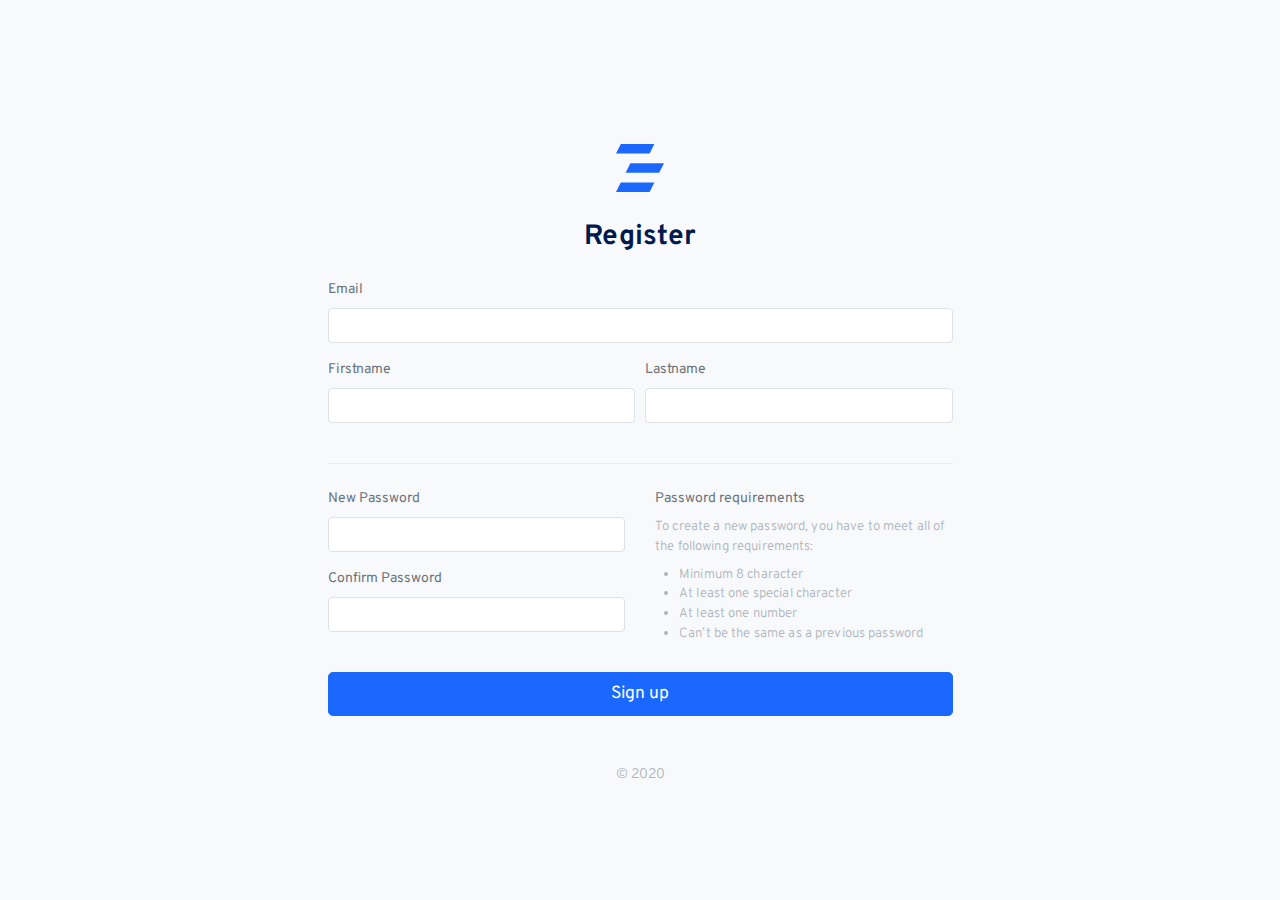
<file: public/tinydash-master/auth-register.html>
<!doctype html>
<html lang="en">
  <head>
    <meta charset="utf-8">
    <meta name="viewport" content="width=device-width, initial-scale=1, shrink-to-fit=no">
    <meta name="description" content="">
    <meta name="author" content="">
    <link rel="icon" href="favicon.ico">
    <title>Tiny Dashboard - A Bootstrap Dashboard Template</title>
    <!-- Simple bar CSS -->
    <link rel="stylesheet" href="css/simplebar.css">
    <!-- Fonts CSS -->
    <link href="https://fonts.googleapis.com/css2?family=Overpass:ital,wght@0,100;0,200;0,300;0,400;0,600;0,700;0,800;0,900;1,100;1,200;1,300;1,400;1,600;1,700;1,800;1,900&display=swap" rel="stylesheet">
    <!-- Icons CSS -->
    <link rel="stylesheet" href="css/feather.css">
    <!-- Date Range Picker CSS -->
    <link rel="stylesheet" href="css/daterangepicker.css">
    <!-- App CSS -->
    <link rel="stylesheet" href="css/app-light.css" id="lightTheme">
    <link rel="stylesheet" href="css/app-dark.css" id="darkTheme" disabled>
  </head>
  <body class="light ">
    <div class="wrapper vh-100">
      <div class="row align-items-center h-100">
        <form class="col-lg-6 col-md-8 col-10 mx-auto">
          <div class="mx-auto text-center my-4">
            <a class="navbar-brand mx-auto mt-2 flex-fill text-center" href="./index.html">
              <svg version="1.1" id="logo" class="navbar-brand-img brand-md" xmlns="http://www.w3.org/2000/svg" xmlns:xlink="http://www.w3.org/1999/xlink" x="0px" y="0px" viewBox="0 0 120 120" xml:space="preserve">
                <g>
                  <polygon class="st0" points="78,105 15,105 24,87 87,87 	" />
                  <polygon class="st0" points="96,69 33,69 42,51 105,51 	" />
                  <polygon class="st0" points="78,33 15,33 24,15 87,15 	" />
                </g>
              </svg>
            </a>
            <h2 class="my-3">Register</h2>
          </div>
          <div class="form-group">
            <label for="inputEmail4">Email</label>
            <input type="email" class="form-control" id="inputEmail4">
          </div>
          <div class="form-row">
            <div class="form-group col-md-6">
              <label for="firstname">Firstname</label>
              <input type="text" id="firstname" class="form-control">
            </div>
            <div class="form-group col-md-6">
              <label for="lastname">Lastname</label>
              <input type="text" id="lastname" class="form-control">
            </div>
          </div>
          <hr class="my-4">
          <div class="row mb-4">
            <div class="col-md-6">
              <div class="form-group">
                <label for="inputPassword5">New Password</label>
                <input type="password" class="form-control" id="inputPassword5">
              </div>
              <div class="form-group">
                <label for="inputPassword6">Confirm Password</label>
                <input type="password" class="form-control" id="inputPassword6">
              </div>
            </div>
            <div class="col-md-6">
              <p class="mb-2">Password requirements</p>
              <p class="small text-muted mb-2"> To create a new password, you have to meet all of the following requirements: </p>
              <ul class="small text-muted pl-4 mb-0">
                <li> Minimum 8 character </li>
                <li>At least one special character</li>
                <li>At least one number</li>
                <li>Can’t be the same as a previous password </li>
              </ul>
            </div>
          </div>
          <button class="btn btn-lg btn-primary btn-block" type="submit">Sign up</button>
          <p class="mt-5 mb-3 text-muted text-center">© 2020</p>
        </form>
      </div>
    </div>
    <script src="js/jquery.min.js"></script>
    <script src="js/popper.min.js"></script>
    <script src="js/moment.min.js"></script>
    <script src="js/bootstrap.min.js"></script>
    <script src="js/simplebar.min.js"></script>
    <script src='js/daterangepicker.js'></script>
    <script src='js/jquery.stickOnScroll.js'></script>
    <script src="js/tinycolor-min.js"></script>
    <script src="js/config.js"></script>
    <script src="js/apps.js"></script>
    <!-- Global site tag (gtag.js) - Google Analytics -->
    <script async src="https://www.googletagmanager.com/gtag/js?id=UA-56159088-1"></script>
    <script>
      window.dataLayer = window.dataLayer || [];

      function gtag()
      {
        dataLayer.push(arguments);
      }
      gtag('js', new Date());
      gtag('config', 'UA-56159088-1');
    </script>
  </body>
</html>
</body>
</html>
</file>
<file: public/tinydash-master/css/simplebar.css>
[data-simplebar] {
  position: relative;
  flex-direction: column;
  flex-wrap: wrap;
  justify-content: flex-start;
  align-content: flex-start;
  align-items: flex-start;
}

.simplebar-wrapper {
  overflow: hidden;
  width: inherit;
  height: inherit;
  max-width: inherit;
  max-height: inherit;
}

.simplebar-mask {
  direction: inherit;
  position: absolute;
  overflow: hidden;
  padding: 0;
  margin: 0;
  left: 0;
  top: 0;
  bottom: 0;
  right: 0;
  width: auto !important;
  height: auto !important;
  z-index: 0;
}

.simplebar-offset {
  direction: inherit !important;
  box-sizing: inherit !important;
  resize: none !important;
  position: absolute;
  top: 0;
  left: 0;
  bottom: 0;
  right: 0;
  padding: 0;
  margin: 0;
  -webkit-overflow-scrolling: touch;
}

.simplebar-content-wrapper {
  direction: inherit;
  box-sizing: border-box !important;
  position: relative;
  display: block;
  height: 100%; /* Required for horizontal native scrollbar to not appear if parent is taller than natural height */
  width: auto;
  max-width: 100%; /* Not required for horizontal scroll to trigger */
  max-height: 100%; /* Needed for vertical scroll to trigger */
  scrollbar-width: none;
  -ms-overflow-style: none;
}

.simplebar-content-wrapper::-webkit-scrollbar,
.simplebar-hide-scrollbar::-webkit-scrollbar {
  width: 0;
  height: 0;
}

.simplebar-content:before,
.simplebar-content:after {
  content: ' ';
  display: table;
}

.simplebar-placeholder {
  max-height: 100%;
  max-width: 100%;
  width: 100%;
  pointer-events: none;
}

.simplebar-height-auto-observer-wrapper {
  box-sizing: inherit !important;
  height: 100%;
  width: 100%;
  max-width: 1px;
  position: relative;
  float: left;
  max-height: 1px;
  overflow: hidden;
  z-index: -1;
  padding: 0;
  margin: 0;
  pointer-events: none;
  flex-grow: inherit;
  flex-shrink: 0;
  flex-basis: 0;
}

.simplebar-height-auto-observer {
  box-sizing: inherit;
  display: block;
  opacity: 0;
  position: absolute;
  top: 0;
  left: 0;
  height: 1000%;
  width: 1000%;
  min-height: 1px;
  min-width: 1px;
  overflow: hidden;
  pointer-events: none;
  z-index: -1;
}

.simplebar-track {
  z-index: 1;
  position: absolute;
  right: 0;
  bottom: 0;
  pointer-events: none;
  overflow: hidden;
}

[data-simplebar].simplebar-dragging .simplebar-content {
  pointer-events: none;
  user-select: none;
  -webkit-user-select: none;
}

[data-simplebar].simplebar-dragging .simplebar-track {
  pointer-events: all;
}

.simplebar-scrollbar {
  position: absolute;
  left: 0;
  right: 0;
  min-height: 10px;
}

.simplebar-scrollbar:before {
  position: absolute;
  content: '';
  background: black;
  border-radius: 7px;
  left: 2px;
  right: 2px;
  opacity: 0;
  transition: opacity 0.2s linear;
}

.simplebar-scrollbar.simplebar-visible:before {
  /* When hovered, remove all transitions from drag handle */
  opacity: 0.5;
  transition: opacity 0s linear;
}

.simplebar-track.simplebar-vertical {
  top: 0;
  width: 11px;
}

.simplebar-track.simplebar-vertical .simplebar-scrollbar:before {
  top: 2px;
  bottom: 2px;
}

.simplebar-track.simplebar-horizontal {
  left: 0;
  height: 11px;
}

.simplebar-track.simplebar-horizontal .simplebar-scrollbar:before {
  height: 100%;
  left: 2px;
  right: 2px;
}

.simplebar-track.simplebar-horizontal .simplebar-scrollbar {
  right: auto;
  left: 0;
  top: 2px;
  height: 7px;
  min-height: 0;
  min-width: 10px;
  width: auto;
}

/* Rtl support */
[data-simplebar-direction='rtl'] .simplebar-track.simplebar-vertical {
  right: auto;
  left: 0;
}

.hs-dummy-scrollbar-size {
  direction: rtl;
  position: fixed;
  opacity: 0;
  visibility: hidden;
  height: 500px;
  width: 500px;
  overflow-y: hidden;
  overflow-x: scroll;
}

.simplebar-hide-scrollbar {
  position: fixed;
  left: 0;
  visibility: hidden;
  overflow-y: scroll;
  scrollbar-width: none;
  -ms-overflow-style: none;
}
</file>
<file: public/tinydash-master/css/feather.css>
@charset "UTF-8";
@font-face {
  font-family: "feather";
  src: url("../fonts/feather.eot?29jl7i");
  src: url("../fonts/feather.eot?29jl7i#iefix") format("embedded-opentype"), url("../fonts/feather.ttf?29jl7i") format("truetype"), url("../fonts/feather.woff?29jl7i") format("woff"), url("../fonts/feather.svg?29jl7i#feather") format("svg");
  font-weight: normal;
  font-style: normal;
  font-display: block; }

.fe {
  /* use !important to prevent issues with browser extensions that change fonts */
  font-family: "feather" !important;
  speak: none;
  font-style: normal;
  font-weight: normal;
  font-variant: normal;
  text-transform: none;
  line-height: 1;
  /* Better Font Rendering =========== */
  -webkit-font-smoothing: antialiased;
  -moz-osx-font-smoothing: grayscale; }

.fe-32 {
  font-size: 32px; }

.fe-24 {
  font-size: 24px; }

.fe-16 {
  font-size: 16px; }

.fe-12 {
  font-size: 12px; }

.fe-activity:before {
  content: ""; }

.fe-airplay:before {
  content: ""; }

.fe-alert-circle:before {
  content: ""; }

.fe-alert-octagon:before {
  content: ""; }

.fe-alert-triangle:before {
  content: ""; }

.fe-align-center:before {
  content: ""; }

.fe-align-justify:before {
  content: ""; }

.fe-align-left:before {
  content: ""; }

.fe-align-right:before {
  content: ""; }

.fe-anchor:before {
  content: ""; }

.fe-aperture:before {
  content: ""; }

.fe-archive:before {
  content: ""; }

.fe-arrow-down:before {
  content: ""; }

.fe-arrow-down-circle:before {
  content: ""; }

.fe-arrow-down-left:before {
  content: ""; }

.fe-arrow-down-right:before {
  content: ""; }

.fe-arrow-left:before {
  content: ""; }

.fe-arrow-left-circle:before {
  content: ""; }

.fe-arrow-right:before {
  content: ""; }

.fe-arrow-right-circle:before {
  content: ""; }

.fe-arrow-up:before {
  content: ""; }

.fe-arrow-up-circle:before {
  content: ""; }

.fe-arrow-up-left:before {
  content: ""; }

.fe-arrow-up-right:before {
  content: ""; }

.fe-at-sign:before {
  content: ""; }

.fe-award:before {
  content: ""; }

.fe-bar-chart:before {
  content: ""; }

.fe-bar-chart-2:before {
  content: ""; }

.fe-battery:before {
  content: ""; }

.fe-battery-charging:before {
  content: ""; }

.fe-bell:before {
  content: ""; }

.fe-bell-off:before {
  content: ""; }

.fe-bluetooth:before {
  content: ""; }

.fe-bold:before {
  content: ""; }

.fe-book:before {
  content: ""; }

.fe-book-open:before {
  content: ""; }

.fe-bookmark:before {
  content: ""; }

.fe-box:before {
  content: ""; }

.fe-briefcase:before {
  content: ""; }

.fe-calendar:before {
  content: ""; }

.fe-camera:before {
  content: ""; }

.fe-camera-off:before {
  content: ""; }

.fe-cast:before {
  content: ""; }

.fe-check:before {
  content: ""; }

.fe-check-circle:before {
  content: ""; }

.fe-check-square:before {
  content: ""; }

.fe-chevron-down:before {
  content: ""; }

.fe-chevron-left:before {
  content: ""; }

.fe-chevron-right:before {
  content: ""; }

.fe-chevron-up:before {
  content: ""; }

.fe-chevrons-down:before {
  content: ""; }

.fe-chevrons-left:before {
  content: ""; }

.fe-chevrons-right:before {
  content: ""; }

.fe-chevrons-up:before {
  content: ""; }

.fe-chrome:before {
  content: ""; }

.fe-circle:before {
  content: ""; }

.fe-clipboard:before {
  content: ""; }

.fe-clock:before {
  content: ""; }

.fe-cloud:before {
  content: ""; }

.fe-cloud-drizzle:before {
  content: ""; }

.fe-cloud-lightning:before {
  content: ""; }

.fe-cloud-off:before {
  content: ""; }

.fe-cloud-rain:before {
  content: ""; }

.fe-cloud-snow:before {
  content: ""; }

.fe-code:before {
  content: ""; }

.fe-codepen:before {
  content: ""; }

.fe-codesandbox:before {
  content: ""; }

.fe-coffee:before {
  content: ""; }

.fe-columns:before {
  content: ""; }

.fe-command:before {
  content: ""; }

.fe-compass:before {
  content: ""; }

.fe-copy:before {
  content: ""; }

.fe-corner-down-left:before {
  content: ""; }

.fe-corner-down-right:before {
  content: ""; }

.fe-corner-left-down:before {
  content: ""; }

.fe-corner-left-up:before {
  content: ""; }

.fe-corner-right-down:before {
  content: ""; }

.fe-corner-right-up:before {
  content: ""; }

.fe-corner-up-left:before {
  content: ""; }

.fe-corner-up-right:before {
  content: ""; }

.fe-cpu:before {
  content: ""; }

.fe-credit-card:before {
  content: ""; }

.fe-crop:before {
  content: ""; }

.fe-crosshair:before {
  content: ""; }

.fe-database:before {
  content: ""; }

.fe-delete:before {
  content: ""; }

.fe-disc:before {
  content: ""; }

.fe-dollar-sign:before {
  content: ""; }

.fe-download:before {
  content: ""; }

.fe-download-cloud:before {
  content: ""; }

.fe-droplet:before {
  content: ""; }

.fe-edit:before {
  content: ""; }

.fe-edit-2:before {
  content: ""; }

.fe-edit-3:before {
  content: ""; }

.fe-external-link:before {
  content: ""; }

.fe-eye:before {
  content: ""; }

.fe-eye-off:before {
  content: ""; }

.fe-facebook:before {
  content: ""; }

.fe-fast-forward:before {
  content: ""; }

.fe-feather:before {
  content: ""; }

.fe-figma:before {
  content: ""; }

.fe-file:before {
  content: ""; }

.fe-file-minus:before {
  content: ""; }

.fe-file-plus:before {
  content: ""; }

.fe-file-text:before {
  content: ""; }

.fe-film:before {
  content: ""; }

.fe-filter:before {
  content: ""; }

.fe-flag:before {
  content: ""; }

.fe-folder:before {
  content: ""; }

.fe-folder-minus:before {
  content: ""; }

.fe-folder-plus:before {
  content: ""; }

.fe-framer:before {
  content: ""; }

.fe-frown:before {
  content: ""; }

.fe-gift:before {
  content: ""; }

.fe-git-branch:before {
  content: ""; }

.fe-git-commit:before {
  content: ""; }

.fe-git-merge:before {
  content: ""; }

.fe-git-pull-request:before {
  content: ""; }

.fe-github:before {
  content: ""; }

.fe-gitlab:before {
  content: ""; }

.fe-globe:before {
  content: ""; }

.fe-grid:before {
  content: ""; }

.fe-hard-drive:before {
  content: ""; }

.fe-hash:before {
  content: ""; }

.fe-headphones:before {
  content: ""; }

.fe-heart:before {
  content: ""; }

.fe-help-circle:before {
  content: ""; }

.fe-hexagon:before {
  content: ""; }

.fe-home:before {
  content: ""; }

.fe-image:before {
  content: ""; }

.fe-inbox:before {
  content: ""; }

.fe-info:before {
  content: ""; }

.fe-instagram:before {
  content: ""; }

.fe-italic:before {
  content: ""; }

.fe-key:before {
  content: ""; }

.fe-layers:before {
  content: ""; }

.fe-layout:before {
  content: ""; }

.fe-life-buoy:before {
  content: ""; }

.fe-link:before {
  content: ""; }

.fe-link-2:before {
  content: ""; }

.fe-linkedin:before {
  content: ""; }

.fe-list:before {
  content: ""; }

.fe-loader:before {
  content: ""; }

.fe-lock:before {
  content: ""; }

.fe-log-in:before {
  content: ""; }

.fe-log-out:before {
  content: ""; }

.fe-mail:before {
  content: ""; }

.fe-map:before {
  content: ""; }

.fe-map-pin:before {
  content: ""; }

.fe-maximize:before {
  content: ""; }

.fe-maximize-2:before {
  content: ""; }

.fe-meh:before {
  content: ""; }

.fe-menu:before {
  content: ""; }

.fe-message-circle:before {
  content: ""; }

.fe-message-square:before {
  content: ""; }

.fe-mic:before {
  content: ""; }

.fe-mic-off:before {
  content: ""; }

.fe-minimize:before {
  content: ""; }

.fe-minimize-2:before {
  content: ""; }

.fe-minus:before {
  content: ""; }

.fe-minus-circle:before {
  content: ""; }

.fe-minus-square:before {
  content: ""; }

.fe-monitor:before {
  content: ""; }

.fe-moon:before {
  content: ""; }

.fe-more-horizontal:before {
  content: ""; }

.fe-more-vertical:before {
  content: ""; }

.fe-mouse-pointer:before {
  content: ""; }

.fe-move:before {
  content: ""; }

.fe-music:before {
  content: ""; }

.fe-navigation:before {
  content: ""; }

.fe-navigation-2:before {
  content: ""; }

.fe-octagon:before {
  content: ""; }

.fe-package:before {
  content: ""; }

.fe-paperclip:before {
  content: ""; }

.fe-pause:before {
  content: ""; }

.fe-pause-circle:before {
  content: ""; }

.fe-pen-tool:before {
  content: ""; }

.fe-percent:before {
  content: ""; }

.fe-phone:before {
  content: ""; }

.fe-phone-call:before {
  content: ""; }

.fe-phone-forwarded:before {
  content: ""; }

.fe-phone-incoming:before {
  content: ""; }

.fe-phone-missed:before {
  content: ""; }

.fe-phone-off:before {
  content: ""; }

.fe-phone-outgoing:before {
  content: ""; }

.fe-pie-chart:before {
  content: ""; }

.fe-play:before {
  content: ""; }

.fe-play-circle:before {
  content: ""; }

.fe-plus:before {
  content: ""; }

.fe-plus-circle:before {
  content: ""; }

.fe-plus-square:before {
  content: ""; }

.fe-pocket:before {
  content: ""; }

.fe-power:before {
  content: ""; }

.fe-printer:before {
  content: ""; }

.fe-radio:before {
  content: ""; }

.fe-refresh-ccw:before {
  content: ""; }

.fe-refresh-cw:before {
  content: ""; }

.fe-repeat:before {
  content: ""; }

.fe-rewind:before {
  content: ""; }

.fe-rotate-ccw:before {
  content: ""; }

.fe-rotate-cw:before {
  content: ""; }

.fe-rss:before {
  content: ""; }

.fe-save:before {
  content: ""; }

.fe-scissors:before {
  content: ""; }

.fe-search:before {
  content: ""; }

.fe-send:before {
  content: ""; }

.fe-server:before {
  content: ""; }

.fe-settings:before {
  content: ""; }

.fe-share:before {
  content: ""; }

.fe-share-2:before {
  content: ""; }

.fe-shield:before {
  content: ""; }

.fe-shield-off:before {
  content: ""; }

.fe-shopping-bag:before {
  content: ""; }

.fe-shopping-cart:before {
  content: ""; }

.fe-shuffle:before {
  content: ""; }

.fe-sidebar:before {
  content: ""; }

.fe-skip-back:before {
  content: ""; }

.fe-skip-forward:before {
  content: ""; }

.fe-slack:before {
  content: ""; }

.fe-slash:before {
  content: ""; }

.fe-sliders:before {
  content: ""; }

.fe-smartphone:before {
  content: ""; }

.fe-smile:before {
  content: ""; }

.fe-speaker:before {
  content: ""; }

.fe-square:before {
  content: ""; }

.fe-star:before {
  content: ""; }

.fe-stop-circle:before {
  content: ""; }

.fe-sun:before {
  content: ""; }

.fe-sunrise:before {
  content: ""; }

.fe-sunset:before {
  content: ""; }

.fe-tablet:before {
  content: ""; }

.fe-tag:before {
  content: ""; }

.fe-target:before {
  content: ""; }

.fe-terminal:before {
  content: ""; }

.fe-thermometer:before {
  content: ""; }

.fe-thumbs-down:before {
  content: ""; }

.fe-thumbs-up:before {
  content: ""; }

.fe-toggle-left:before {
  content: ""; }

.fe-toggle-right:before {
  content: ""; }

.fe-tool:before {
  content: ""; }

.fe-trash:before {
  content: ""; }

.fe-trash-2:before {
  content: ""; }

.fe-trello:before {
  content: ""; }

.fe-trending-down:before {
  content: ""; }

.fe-trending-up:before {
  content: ""; }

.fe-triangle:before {
  content: ""; }

.fe-truck:before {
  content: ""; }

.fe-tv:before {
  content: ""; }

.fe-twitch:before {
  content: ""; }

.fe-twitter:before {
  content: ""; }

.fe-type:before {
  content: ""; }

.fe-umbrella:before {
  content: ""; }

.fe-underline:before {
  content: ""; }

.fe-unlock:before {
  content: ""; }

.fe-upload:before {
  content: ""; }

.fe-upload-cloud:before {
  content: ""; }

.fe-user:before {
  content: ""; }

.fe-user-check:before {
  content: ""; }

.fe-user-minus:before {
  content: ""; }

.fe-user-plus:before {
  content: ""; }

.fe-user-x:before {
  content: ""; }

.fe-users:before {
  content: ""; }

.fe-video:before {
  content: ""; }

.fe-video-off:before {
  content: ""; }

.fe-voicemail:before {
  content: ""; }

.fe-volume:before {
  content: ""; }

.fe-volume-1:before {
  content: ""; }

.fe-volume-2:before {
  content: ""; }

.fe-volume-x:before {
  content: ""; }

.fe-watch:before {
  content: ""; }

.fe-wifi:before {
  content: ""; }

.fe-wifi-off:before {
  content: ""; }

.fe-wind:before {
  content: ""; }

.fe-x:before {
  content: ""; }

.fe-x-circle:before {
  content: ""; }

.fe-x-octagon:before {
  content: ""; }

.fe-x-square:before {
  content: ""; }

.fe-youtube:before {
  content: ""; }

.fe-zap:before {
  content: ""; }

.fe-zap-off:before {
  content: ""; }

.fe-zoom-in:before {
  content: ""; }

.fe-zoom-out:before {
  content: ""; }
</file>
<file: public/tinydash-master/css/select2.css>
.select2-container {
  box-sizing: border-box;
  display: inline-block;
  margin: 0;
  position: relative;
  vertical-align: middle; }
  .select2-container .select2-selection--single {
    box-sizing: border-box;
    cursor: pointer;
    display: block;
    height: 28px;
    user-select: none;
    -webkit-user-select: none; }
    .select2-container .select2-selection--single .select2-selection__rendered {
      display: block;
      padding-left: 8px;
      padding-right: 20px;
      overflow: hidden;
      text-overflow: ellipsis;
      white-space: nowrap; }
    .select2-container .select2-selection--single .select2-selection__clear {
      background-color: transparent;
      border: none;
      font-size: 1em; }
  .select2-container[dir="rtl"] .select2-selection--single .select2-selection__rendered {
    padding-right: 8px;
    padding-left: 20px; }
  .select2-container .select2-selection--multiple {
    box-sizing: border-box;
    cursor: pointer;
    display: block;
    min-height: 32px;
    user-select: none;
    -webkit-user-select: none; }
    .select2-container .select2-selection--multiple .select2-selection__rendered {
      display: inline;
      list-style: none;
      padding: 0; }
    .select2-container .select2-selection--multiple .select2-selection__clear {
      background-color: transparent;
      border: none;
      font-size: 1em; }
  .select2-container .select2-search--inline .select2-search__field {
    box-sizing: border-box;
    border: none;
    font-size: 100%;
    margin-top: 5px;
    margin-left: 5px;
    padding: 0; }
    .select2-container .select2-search--inline .select2-search__field::-webkit-search-cancel-button {
      -webkit-appearance: none; }

.select2-dropdown {
  background-color: white;
  border: 1px solid #aaa;
  border-radius: 4px;
  box-sizing: border-box;
  display: block;
  position: absolute;
  left: -100000px;
  width: 100%;
  z-index: 1051; }

.select2-results {
  display: block; }

.select2-results__options {
  list-style: none;
  margin: 0;
  padding: 0; }

.select2-results__option {
  padding: 6px;
  user-select: none;
  -webkit-user-select: none; }

.select2-results__option--selectable {
  cursor: pointer; }

.select2-container--open .select2-dropdown {
  left: 0; }

.select2-container--open .select2-dropdown--above {
  border-bottom: none;
  border-bottom-left-radius: 0;
  border-bottom-right-radius: 0; }

.select2-container--open .select2-dropdown--below {
  border-top: none;
  border-top-left-radius: 0;
  border-top-right-radius: 0; }

.select2-search--dropdown {
  display: block;
  padding: 4px; }
  .select2-search--dropdown .select2-search__field {
    padding: 4px;
    width: 100%;
    box-sizing: border-box; }
    .select2-search--dropdown .select2-search__field::-webkit-search-cancel-button {
      -webkit-appearance: none; }
  .select2-search--dropdown.select2-search--hide {
    display: none; }

.select2-close-mask {
  border: 0;
  margin: 0;
  padding: 0;
  display: block;
  position: fixed;
  left: 0;
  top: 0;
  min-height: 100%;
  min-width: 100%;
  height: auto;
  width: auto;
  opacity: 0;
  z-index: 99;
  background-color: #fff;
  filter: alpha(opacity=0); }

.select2-hidden-accessible {
  border: 0 !important;
  clip: rect(0 0 0 0) !important;
  -webkit-clip-path: inset(50%) !important;
  clip-path: inset(50%) !important;
  height: 1px !important;
  overflow: hidden !important;
  padding: 0 !important;
  position: absolute !important;
  width: 1px !important;
  white-space: nowrap !important; }

.select2-container--default .select2-selection--single {
  background-color: #fff;
  border: 1px solid #aaa;
  border-radius: 4px; }
  .select2-container--default .select2-selection--single .select2-selection__rendered {
    color: #444;
    line-height: 28px; }
  .select2-container--default .select2-selection--single .select2-selection__clear {
    cursor: pointer;
    float: right;
    font-weight: bold;
    height: 26px;
    margin-right: 20px;
    padding-right: 0px; }
  .select2-container--default .select2-selection--single .select2-selection__placeholder {
    color: #999; }
  .select2-container--default .select2-selection--single .select2-selection__arrow {
    height: 26px;
    position: absolute;
    top: 1px;
    right: 1px;
    width: 20px; }
    .select2-container--default .select2-selection--single .select2-selection__arrow b {
      border-color: #888 transparent transparent transparent;
      border-style: solid;
      border-width: 5px 4px 0 4px;
      height: 0;
      left: 50%;
      margin-left: -4px;
      margin-top: -2px;
      position: absolute;
      top: 50%;
      width: 0; }

.select2-container--default[dir="rtl"] .select2-selection--single .select2-selection__clear {
  float: left; }

.select2-container--default[dir="rtl"] .select2-selection--single .select2-selection__arrow {
  left: 1px;
  right: auto; }

.select2-container--default.select2-container--disabled .select2-selection--single {
  background-color: #eee;
  cursor: default; }
  .select2-container--default.select2-container--disabled .select2-selection--single .select2-selection__clear {
    display: none; }

.select2-container--default.select2-container--open .select2-selection--single .select2-selection__arrow b {
  border-color: transparent transparent #888 transparent;
  border-width: 0 4px 5px 4px; }

.select2-container--default .select2-selection--multiple {
  background-color: white;
  border: 1px solid #aaa;
  border-radius: 4px;
  cursor: text;
  padding-bottom: 5px;
  padding-right: 5px; }
  .select2-container--default .select2-selection--multiple .select2-selection__clear {
    cursor: pointer;
    float: right;
    font-weight: bold;
    height: 20px;
    margin-right: 10px;
    margin-top: 5px;
    padding: 1px; }
  .select2-container--default .select2-selection--multiple .select2-selection__choice {
    background-color: #e4e4e4;
    border: 1px solid #aaa;
    border-radius: 4px;
    display: inline-block;
    margin-left: 5px;
    margin-top: 5px;
    padding: 0; }
  .select2-container--default .select2-selection--multiple .select2-selection__choice__display {
    cursor: default;
    padding-left: 2px;
    padding-right: 5px; }
  .select2-container--default .select2-selection--multiple .select2-selection__choice__remove {
    background-color: transparent;
    border: none;
    border-right: 1px solid #aaa;
    border-top-left-radius: 4px;
    border-bottom-left-radius: 4px;
    color: #999;
    cursor: pointer;
    font-size: 1em;
    font-weight: bold;
    padding: 0 4px; }
    .select2-container--default .select2-selection--multiple .select2-selection__choice__remove:hover, .select2-container--default .select2-selection--multiple .select2-selection__choice__remove:focus {
      background-color: #f1f1f1;
      color: #333;
      outline: none; }

.select2-container--default[dir="rtl"] .select2-selection--multiple .select2-selection__choice {
  margin-left: 5px;
  margin-right: auto; }

.select2-container--default[dir="rtl"] .select2-selection--multiple .select2-selection__choice__display {
  padding-left: 5px;
  padding-right: 2px; }

.select2-container--default[dir="rtl"] .select2-selection--multiple .select2-selection__choice__remove {
  border-left: 1px solid #aaa;
  border-right: none;
  border-top-left-radius: 0;
  border-bottom-left-radius: 0;
  border-top-right-radius: 4px;
  border-bottom-right-radius: 4px; }

.select2-container--default[dir="rtl"] .select2-selection--multiple .select2-selection__clear {
  float: left;
  margin-left: 10px;
  margin-right: auto; }

.select2-container--default.select2-container--focus .select2-selection--multiple {
  border: solid black 1px;
  outline: 0; }

.select2-container--default.select2-container--disabled .select2-selection--multiple {
  background-color: #eee;
  cursor: default; }

.select2-container--default.select2-container--disabled .select2-selection__choice__remove {
  display: none; }

.select2-container--default.select2-container--open.select2-container--above .select2-selection--single, .select2-container--default.select2-container--open.select2-container--above .select2-selection--multiple {
  border-top-left-radius: 0;
  border-top-right-radius: 0; }

.select2-container--default.select2-container--open.select2-container--below .select2-selection--single, .select2-container--default.select2-container--open.select2-container--below .select2-selection--multiple {
  border-bottom-left-radius: 0;
  border-bottom-right-radius: 0; }

.select2-container--default .select2-search--dropdown .select2-search__field {
  border: 1px solid #aaa; }

.select2-container--default .select2-search--inline .select2-search__field {
  background: transparent;
  border: none;
  outline: 0;
  box-shadow: none;
  -webkit-appearance: textfield; }

.select2-container--default .select2-results > .select2-results__options {
  max-height: 200px;
  overflow-y: auto; }

.select2-container--default .select2-results__option .select2-results__option {
  padding-left: 1em; }
  .select2-container--default .select2-results__option .select2-results__option .select2-results__group {
    padding-left: 0; }
  .select2-container--default .select2-results__option .select2-results__option .select2-results__option {
    margin-left: -1em;
    padding-left: 2em; }
    .select2-container--default .select2-results__option .select2-results__option .select2-results__option .select2-results__option {
      margin-left: -2em;
      padding-left: 3em; }
      .select2-container--default .select2-results__option .select2-results__option .select2-results__option .select2-results__option .select2-results__option {
        margin-left: -3em;
        padding-left: 4em; }
        .select2-container--default .select2-results__option .select2-results__option .select2-results__option .select2-results__option .select2-results__option .select2-results__option {
          margin-left: -4em;
          padding-left: 5em; }
          .select2-container--default .select2-results__option .select2-results__option .select2-results__option .select2-results__option .select2-results__option .select2-results__option .select2-results__option {
            margin-left: -5em;
            padding-left: 6em; }

.select2-container--default .select2-results__option--group {
  padding: 0; }

.select2-container--default .select2-results__option--disabled {
  color: #999; }

.select2-container--default .select2-results__option--selected {
  background-color: #ddd; }

.select2-container--default .select2-results__option--highlighted.select2-results__option--selectable {
  background-color: #5897fb;
  color: white; }

.select2-container--default .select2-results__group {
  cursor: default;
  display: block;
  padding: 6px; }

.select2-container--classic .select2-selection--single {
  background-color: #f7f7f7;
  border: 1px solid #aaa;
  border-radius: 4px;
  outline: 0;
  background-image: -webkit-linear-gradient(top, white 50%, #eeeeee 100%);
  background-image: -o-linear-gradient(top, white 50%, #eeeeee 100%);
  background-image: linear-gradient(to bottom, white 50%, #eeeeee 100%);
  background-repeat: repeat-x;
  filter: progid:DXImageTransform.Microsoft.gradient(startColorstr='#FFFFFFFF', endColorstr='#FFEEEEEE', GradientType=0); }
  .select2-container--classic .select2-selection--single:focus {
    border: 1px solid #5897fb; }
  .select2-container--classic .select2-selection--single .select2-selection__rendered {
    color: #444;
    line-height: 28px; }
  .select2-container--classic .select2-selection--single .select2-selection__clear {
    cursor: pointer;
    float: right;
    font-weight: bold;
    height: 26px;
    margin-right: 20px; }
  .select2-container--classic .select2-selection--single .select2-selection__placeholder {
    color: #999; }
  .select2-container--classic .select2-selection--single .select2-selection__arrow {
    background-color: #ddd;
    border: none;
    border-left: 1px solid #aaa;
    border-top-right-radius: 4px;
    border-bottom-right-radius: 4px;
    height: 26px;
    position: absolute;
    top: 1px;
    right: 1px;
    width: 20px;
    background-image: -webkit-linear-gradient(top, #eeeeee 50%, #cccccc 100%);
    background-image: -o-linear-gradient(top, #eeeeee 50%, #cccccc 100%);
    background-image: linear-gradient(to bottom, #eeeeee 50%, #cccccc 100%);
    background-repeat: repeat-x;
    filter: progid:DXImageTransform.Microsoft.gradient(startColorstr='#FFEEEEEE', endColorstr='#FFCCCCCC', GradientType=0); }
    .select2-container--classic .select2-selection--single .select2-selection__arrow b {
      border-color: #888 transparent transparent transparent;
      border-style: solid;
      border-width: 5px 4px 0 4px;
      height: 0;
      left: 50%;
      margin-left: -4px;
      margin-top: -2px;
      position: absolute;
      top: 50%;
      width: 0; }

.select2-container--classic[dir="rtl"] .select2-selection--single .select2-selection__clear {
  float: left; }

.select2-container--classic[dir="rtl"] .select2-selection--single .select2-selection__arrow {
  border: none;
  border-right: 1px solid #aaa;
  border-radius: 0;
  border-top-left-radius: 4px;
  border-bottom-left-radius: 4px;
  left: 1px;
  right: auto; }

.select2-container--classic.select2-container--open .select2-selection--single {
  border: 1px solid #5897fb; }
  .select2-container--classic.select2-container--open .select2-selection--single .select2-selection__arrow {
    background: transparent;
    border: none; }
    .select2-container--classic.select2-container--open .select2-selection--single .select2-selection__arrow b {
      border-color: transparent transparent #888 transparent;
      border-width: 0 4px 5px 4px; }

.select2-container--classic.select2-container--open.select2-container--above .select2-selection--single {
  border-top: none;
  border-top-left-radius: 0;
  border-top-right-radius: 0;
  background-image: -webkit-linear-gradient(top, white 0%, #eeeeee 50%);
  background-image: -o-linear-gradient(top, white 0%, #eeeeee 50%);
  background-image: linear-gradient(to bottom, white 0%, #eeeeee 50%);
  background-repeat: repeat-x;
  filter: progid:DXImageTransform.Microsoft.gradient(startColorstr='#FFFFFFFF', endColorstr='#FFEEEEEE', GradientType=0); }

.select2-container--classic.select2-container--open.select2-container--below .select2-selection--single {
  border-bottom: none;
  border-bottom-left-radius: 0;
  border-bottom-right-radius: 0;
  background-image: -webkit-linear-gradient(top, #eeeeee 50%, white 100%);
  background-image: -o-linear-gradient(top, #eeeeee 50%, white 100%);
  background-image: linear-gradient(to bottom, #eeeeee 50%, white 100%);
  background-repeat: repeat-x;
  filter: progid:DXImageTransform.Microsoft.gradient(startColorstr='#FFEEEEEE', endColorstr='#FFFFFFFF', GradientType=0); }

.select2-container--classic .select2-selection--multiple {
  background-color: white;
  border: 1px solid #aaa;
  border-radius: 4px;
  cursor: text;
  outline: 0;
  padding-bottom: 5px;
  padding-right: 5px; }
  .select2-container--classic .select2-selection--multiple:focus {
    border: 1px solid #5897fb; }
  .select2-container--classic .select2-selection--multiple .select2-selection__clear {
    display: none; }
  .select2-container--classic .select2-selection--multiple .select2-selection__choice {
    background-color: #e4e4e4;
    border: 1px solid #aaa;
    border-radius: 4px;
    display: inline-block;
    margin-left: 5px;
    margin-top: 5px;
    padding: 0; }
  .select2-container--classic .select2-selection--multiple .select2-selection__choice__display {
    cursor: default;
    padding-left: 2px;
    padding-right: 5px; }
  .select2-container--classic .select2-selection--multiple .select2-selection__choice__remove {
    background-color: transparent;
    border: none;
    border-top-left-radius: 4px;
    border-bottom-left-radius: 4px;
    color: #888;
    cursor: pointer;
    font-size: 1em;
    font-weight: bold;
    padding: 0 4px; }
    .select2-container--classic .select2-selection--multiple .select2-selection__choice__remove:hover {
      color: #555;
      outline: none; }

.select2-container--classic[dir="rtl"] .select2-selection--multiple .select2-selection__choice {
  margin-left: 5px;
  margin-right: auto; }

.select2-container--classic[dir="rtl"] .select2-selection--multiple .select2-selection__choice__display {
  padding-left: 5px;
  padding-right: 2px; }

.select2-container--classic[dir="rtl"] .select2-selection--multiple .select2-selection__choice__remove {
  border-top-left-radius: 0;
  border-bottom-left-radius: 0;
  border-top-right-radius: 4px;
  border-bottom-right-radius: 4px; }

.select2-container--classic.select2-container--open .select2-selection--multiple {
  border: 1px solid #5897fb; }

.select2-container--classic.select2-container--open.select2-container--above .select2-selection--multiple {
  border-top: none;
  border-top-left-radius: 0;
  border-top-right-radius: 0; }

.select2-container--classic.select2-container--open.select2-container--below .select2-selection--multiple {
  border-bottom: none;
  border-bottom-left-radius: 0;
  border-bottom-right-radius: 0; }

.select2-container--classic .select2-search--dropdown .select2-search__field {
  border: 1px solid #aaa;
  outline: 0; }

.select2-container--classic .select2-search--inline .select2-search__field {
  outline: 0;
  box-shadow: none; }

.select2-container--classic .select2-dropdown {
  background-color: white;
  border: 1px solid transparent; }

.select2-container--classic .select2-dropdown--above {
  border-bottom: none; }

.select2-container--classic .select2-dropdown--below {
  border-top: none; }

.select2-container--classic .select2-results > .select2-results__options {
  max-height: 200px;
  overflow-y: auto; }

.select2-container--classic .select2-results__option--group {
  padding: 0; }

.select2-container--classic .select2-results__option--disabled {
  color: grey; }

.select2-container--classic .select2-results__option--highlighted.select2-results__option--selectable {
  background-color: #3875d7;
  color: white; }

.select2-container--classic .select2-results__group {
  cursor: default;
  display: block;
  padding: 6px; }

.select2-container--classic.select2-container--open .select2-dropdown {
  border-color: #5897fb; }
</file>
<file: public/tinydash-master/css/dropzone.css>
/*
 * The MIT License
 * Copyright (c) 2012 Matias Meno <m@tias.me>
 */
@-webkit-keyframes "passing-through" {
  0% {
    opacity: 0;
    -webkit-transform: translateY(40px);
    -moz-transform: translateY(40px);
    -ms-transform: translateY(40px);
    -o-transform: translateY(40px);
    transform: translateY(40px); }
  30%, 70% {
    opacity: 1;
    -webkit-transform: translateY(0px);
    -moz-transform: translateY(0px);
    -ms-transform: translateY(0px);
    -o-transform: translateY(0px);
    transform: translateY(0px); }
  100% {
    opacity: 0;
    -webkit-transform: translateY(-40px);
    -moz-transform: translateY(-40px);
    -ms-transform: translateY(-40px);
    -o-transform: translateY(-40px);
    transform: translateY(-40px); } }

@-moz-keyframes "passing-through" {
  0% {
    opacity: 0;
    -webkit-transform: translateY(40px);
    -moz-transform: translateY(40px);
    -ms-transform: translateY(40px);
    -o-transform: translateY(40px);
    transform: translateY(40px); }
  30%, 70% {
    opacity: 1;
    -webkit-transform: translateY(0px);
    -moz-transform: translateY(0px);
    -ms-transform: translateY(0px);
    -o-transform: translateY(0px);
    transform: translateY(0px); }
  100% {
    opacity: 0;
    -webkit-transform: translateY(-40px);
    -moz-transform: translateY(-40px);
    -ms-transform: translateY(-40px);
    -o-transform: translateY(-40px);
    transform: translateY(-40px); } }

@keyframes "passing-through" {
  0% {
    opacity: 0;
    -webkit-transform: translateY(40px);
    -moz-transform: translateY(40px);
    -ms-transform: translateY(40px);
    -o-transform: translateY(40px);
    transform: translateY(40px); }
  30%, 70% {
    opacity: 1;
    -webkit-transform: translateY(0px);
    -moz-transform: translateY(0px);
    -ms-transform: translateY(0px);
    -o-transform: translateY(0px);
    transform: translateY(0px); }
  100% {
    opacity: 0;
    -webkit-transform: translateY(-40px);
    -moz-transform: translateY(-40px);
    -ms-transform: translateY(-40px);
    -o-transform: translateY(-40px);
    transform: translateY(-40px); } }

@-webkit-keyframes "slide-in" {
  0% {
    opacity: 0;
    -webkit-transform: translateY(40px);
    -moz-transform: translateY(40px);
    -ms-transform: translateY(40px);
    -o-transform: translateY(40px);
    transform: translateY(40px); }
  30% {
    opacity: 1;
    -webkit-transform: translateY(0px);
    -moz-transform: translateY(0px);
    -ms-transform: translateY(0px);
    -o-transform: translateY(0px);
    transform: translateY(0px); } }

@-moz-keyframes "slide-in" {
  0% {
    opacity: 0;
    -webkit-transform: translateY(40px);
    -moz-transform: translateY(40px);
    -ms-transform: translateY(40px);
    -o-transform: translateY(40px);
    transform: translateY(40px); }
  30% {
    opacity: 1;
    -webkit-transform: translateY(0px);
    -moz-transform: translateY(0px);
    -ms-transform: translateY(0px);
    -o-transform: translateY(0px);
    transform: translateY(0px); } }

@keyframes "slide-in" {
  0% {
    opacity: 0;
    -webkit-transform: translateY(40px);
    -moz-transform: translateY(40px);
    -ms-transform: translateY(40px);
    -o-transform: translateY(40px);
    transform: translateY(40px); }
  30% {
    opacity: 1;
    -webkit-transform: translateY(0px);
    -moz-transform: translateY(0px);
    -ms-transform: translateY(0px);
    -o-transform: translateY(0px);
    transform: translateY(0px); } }

@-webkit-keyframes "pulse" {
  0% {
    -webkit-transform: scale(1);
    -moz-transform: scale(1);
    -ms-transform: scale(1);
    -o-transform: scale(1);
    transform: scale(1); }
  10% {
    -webkit-transform: scale(1.1);
    -moz-transform: scale(1.1);
    -ms-transform: scale(1.1);
    -o-transform: scale(1.1);
    transform: scale(1.1); }
  20% {
    -webkit-transform: scale(1);
    -moz-transform: scale(1);
    -ms-transform: scale(1);
    -o-transform: scale(1);
    transform: scale(1); } }

@-moz-keyframes "pulse" {
  0% {
    -webkit-transform: scale(1);
    -moz-transform: scale(1);
    -ms-transform: scale(1);
    -o-transform: scale(1);
    transform: scale(1); }
  10% {
    -webkit-transform: scale(1.1);
    -moz-transform: scale(1.1);
    -ms-transform: scale(1.1);
    -o-transform: scale(1.1);
    transform: scale(1.1); }
  20% {
    -webkit-transform: scale(1);
    -moz-transform: scale(1);
    -ms-transform: scale(1);
    -o-transform: scale(1);
    transform: scale(1); } }

@keyframes "pulse" {
  0% {
    -webkit-transform: scale(1);
    -moz-transform: scale(1);
    -ms-transform: scale(1);
    -o-transform: scale(1);
    transform: scale(1); }
  10% {
    -webkit-transform: scale(1.1);
    -moz-transform: scale(1.1);
    -ms-transform: scale(1.1);
    -o-transform: scale(1.1);
    transform: scale(1.1); }
  20% {
    -webkit-transform: scale(1);
    -moz-transform: scale(1);
    -ms-transform: scale(1);
    -o-transform: scale(1);
    transform: scale(1); } }

.dropzone {
  box-sizing: border-box;
  min-height: 150px;
  border: 1px dashed #dee2e6;
  background: #f8f9fa;
  padding: 20px 20px; }
  .dropzone * {
    box-sizing: border-box; }
  .dropzone .dz-message {
    text-align: center;
    margin: 2em 0; }
    .dropzone .dz-message .dz-button {
      background: none;
      color: inherit;
      border: none;
      padding: 0;
      font: inherit;
      cursor: pointer;
      outline: inherit; }
  .dropzone .dz-preview {
    position: relative;
    display: inline-block;
    vertical-align: top;
    margin: 16px;
    min-height: 100px; }
    .dropzone .dz-preview:hover {
      z-index: 1000; }
      .dropzone .dz-preview:hover .dz-details {
        opacity: 1;
        opacity: 1; }
      .dropzone .dz-preview:hover .dz-image img {
        -webkit-transform: scale(1.05, 1.05);
        -moz-transform: scale(1.05, 1.05);
        -ms-transform: scale(1.05, 1.05);
        -o-transform: scale(1.05, 1.05);
        transform: scale(1.05, 1.05);
        -webkit-filter: blur(8px);
        filter: blur(8px); }
    .dropzone .dz-preview .dz-remove {
      font-size: 14px;
      text-align: center;
      display: block;
      cursor: pointer;
      border: none; }
      .dropzone .dz-preview .dz-remove:hover {
        text-decoration: underline; }
    .dropzone .dz-preview .dz-details {
      z-index: 20;
      position: absolute;
      top: 0;
      left: 0;
      opacity: 0;
      font-size: 13px;
      min-width: 100%;
      max-width: 100%;
      padding: 2em 1em;
      text-align: center;
      color: rgba(0, 0, 0, 0.9);
      line-height: 150%; }
      .dropzone .dz-preview .dz-details .dz-size {
        margin-bottom: 1em;
        font-size: 16px; }
        .dropzone .dz-preview .dz-details .dz-size span {
          background-color: rgba(255, 255, 255, 0.4);
          padding: 0 0.4em;
          border-radius: 3px; }
      .dropzone .dz-preview .dz-details .dz-filename {
        white-space: nowrap; }
        .dropzone .dz-preview .dz-details .dz-filename:hover span {
          border: 1px solid rgba(200, 200, 200, 0.8);
          background-color: rgba(255, 255, 255, 0.8); }
        .dropzone .dz-preview .dz-details .dz-filename:not(:hover) {
          overflow: hidden;
          text-overflow: ellipsis; }
          .dropzone .dz-preview .dz-details .dz-filename:not(:hover) span {
            border: 1px solid transparent; }
        .dropzone .dz-preview .dz-details .dz-filename span {
          background-color: rgba(255, 255, 255, 0.4);
          padding: 0 0.4em;
          border-radius: 3px; }
    .dropzone .dz-preview .dz-image {
      border-radius: 0.3rem;
      overflow: hidden;
      width: 120px;
      height: 120px;
      position: relative;
      display: block;
      z-index: 10; }
      .dropzone .dz-preview .dz-image img {
        display: block; }
    .dropzone .dz-preview .dz-success-mark {
      pointer-events: none;
      opacity: 0;
      z-index: 500;
      position: absolute;
      display: block;
      top: 50%;
      left: 50%;
      margin-left: -27px;
      margin-top: -27px; }
      .dropzone .dz-preview .dz-success-mark svg {
        display: block;
        width: 54px;
        height: 54px; }
    .dropzone .dz-preview .dz-error-mark {
      pointer-events: none;
      opacity: 0;
      z-index: 500;
      position: absolute;
      display: block;
      top: 50%;
      left: 50%;
      margin-left: -27px;
      margin-top: -27px; }
      .dropzone .dz-preview .dz-error-mark svg {
        display: block;
        width: 54px;
        height: 54px; }
    .dropzone .dz-preview:not(.dz-processing) .dz-progress {
      -webkit-animation: pulse 6s ease infinite;
      -moz-animation: pulse 6s ease infinite;
      -ms-animation: pulse 6s ease infinite;
      -o-animation: pulse 6s ease infinite;
      animation: pulse 6s ease infinite; }
    .dropzone .dz-preview .dz-progress {
      opacity: 1;
      z-index: 1000;
      pointer-events: none;
      position: absolute;
      height: 16px;
      left: 50%;
      top: 50%;
      margin-top: -8px;
      width: 80px;
      margin-left: -40px;
      background: rgba(255, 255, 255, 0.9);
      -webkit-transform: scale(1);
      border-radius: 8px;
      overflow: hidden; }
      .dropzone .dz-preview .dz-progress .dz-upload {
        background: #333;
        background: linear-gradient(to bottom, #666, #444);
        position: absolute;
        top: 0;
        left: 0;
        bottom: 0;
        width: 0;
        -webkit-transition: width 300ms ease-in-out;
        -moz-transition: width 300ms ease-in-out;
        -ms-transition: width 300ms ease-in-out;
        -o-transition: width 300ms ease-in-out;
        transition: width 300ms ease-in-out; }
    .dropzone .dz-preview .dz-error-message {
      pointer-events: none;
      z-index: 1000;
      position: absolute;
      display: block;
      display: none;
      opacity: 0;
      -webkit-transition: opacity 0.3s ease;
      -moz-transition: opacity 0.3s ease;
      -ms-transition: opacity 0.3s ease;
      -o-transition: opacity 0.3s ease;
      transition: opacity 0.3s ease;
      border-radius: 8px;
      font-size: 13px;
      top: 130px;
      left: -10px;
      width: 140px;
      background: #be2626;
      background: linear-gradient(to bottom, #be2626, #a92222);
      padding: 0.5em 1.2em;
      color: white; }
      .dropzone .dz-preview .dz-error-message:after {
        content: '';
        position: absolute;
        top: -6px;
        left: 64px;
        width: 0;
        height: 0;
        border-left: 6px solid transparent;
        border-right: 6px solid transparent;
        border-bottom: 6px solid #be2626; }
  .dropzone .dz-preview.dz-file-preview .dz-image {
    border-radius: 20px;
    background: #999;
    background: linear-gradient(to bottom, #eee, #ddd); }
  .dropzone .dz-preview.dz-file-preview .dz-details {
    opacity: 1; }
  .dropzone .dz-preview.dz-image-preview {
    background: white; }
    .dropzone .dz-preview.dz-image-preview .dz-details {
      -webkit-transition: opacity 0.2s linear;
      -moz-transition: opacity 0.2s linear;
      -ms-transition: opacity 0.2s linear;
      -o-transition: opacity 0.2s linear;
      transition: opacity 0.2s linear; }
  .dropzone .dz-preview.dz-success .dz-success-mark {
    -webkit-animation: passing-through 3s cubic-bezier(0.77, 0, 0.175, 1);
    -moz-animation: passing-through 3s cubic-bezier(0.77, 0, 0.175, 1);
    -ms-animation: passing-through 3s cubic-bezier(0.77, 0, 0.175, 1);
    -o-animation: passing-through 3s cubic-bezier(0.77, 0, 0.175, 1);
    animation: passing-through 3s cubic-bezier(0.77, 0, 0.175, 1); }
  .dropzone .dz-preview.dz-error .dz-error-mark {
    opacity: 1;
    -webkit-animation: slide-in 3s cubic-bezier(0.77, 0, 0.175, 1);
    -moz-animation: slide-in 3s cubic-bezier(0.77, 0, 0.175, 1);
    -ms-animation: slide-in 3s cubic-bezier(0.77, 0, 0.175, 1);
    -o-animation: slide-in 3s cubic-bezier(0.77, 0, 0.175, 1);
    animation: slide-in 3s cubic-bezier(0.77, 0, 0.175, 1); }
  .dropzone .dz-preview.dz-error .dz-error-message {
    display: block; }
  .dropzone .dz-preview.dz-error:hover .dz-error-message {
    opacity: 1;
    pointer-events: auto; }
  .dropzone .dz-preview.dz-processing .dz-progress {
    opacity: 1;
    -webkit-transition: all 0.2s linear;
    -moz-transition: all 0.2s linear;
    -ms-transition: all 0.2s linear;
    -o-transition: all 0.2s linear;
    transition: all 0.2s linear; }
  .dropzone .dz-preview.dz-complete .dz-progress {
    opacity: 0;
    -webkit-transition: opacity 0.4s ease-in;
    -moz-transition: opacity 0.4s ease-in;
    -ms-transition: opacity 0.4s ease-in;
    -o-transition: opacity 0.4s ease-in;
    transition: opacity 0.4s ease-in; }

.dropzone.dz-clickable {
  cursor: pointer; }
  .dropzone.dz-clickable * {
    cursor: default; }
  .dropzone.dz-clickable .dz-message {
    cursor: pointer; }
    .dropzone.dz-clickable .dz-message * {
      cursor: pointer; }

.dropzone.dz-started .dz-message {
  display: none; }

.dropzone.dz-drag-hover {
  border-style: solid; }
  .dropzone.dz-drag-hover .dz-message {
    opacity: 0.5; }
</file>
<file: public/tinydash-master/css/quill.snow.css>
/*!
 * Quill Editor v1.3.7
 * https://quilljs.com/
 * Copyright (c) 2014, Jason Chen
 * Copyright (c) 2013, salesforce.com
 */
.ql-container {
  box-sizing: border-box;
  font-family: Helvetica, Arial, sans-serif;
  font-size: 13px;
  height: 100%;
  margin: 0px;
  position: relative;
}
.ql-container.ql-disabled .ql-tooltip {
  visibility: hidden;
}
.ql-container.ql-disabled .ql-editor ul[data-checked] > li::before {
  pointer-events: none;
}
.ql-clipboard {
  left: -100000px;
  height: 1px;
  overflow-y: hidden;
  position: absolute;
  top: 50%;
}
.ql-clipboard p {
  margin: 0;
  padding: 0;
}
.ql-editor {
  box-sizing: border-box;
  line-height: 1.42;
  height: 100%;
  outline: none;
  overflow-y: auto;
  padding: 12px 15px;
  tab-size: 4;
  -moz-tab-size: 4;
  text-align: left;
  white-space: pre-wrap;
  word-wrap: break-word;
}
.ql-editor > * {
  cursor: text;
}
.ql-editor p,
.ql-editor ol,
.ql-editor ul,
.ql-editor pre,
.ql-editor blockquote,
.ql-editor h1,
.ql-editor h2,
.ql-editor h3,
.ql-editor h4,
.ql-editor h5,
.ql-editor h6 {
  margin: 0;
  padding: 0;
  counter-reset: list-1 list-2 list-3 list-4 list-5 list-6 list-7 list-8 list-9;
}
.ql-editor ol,
.ql-editor ul {
  padding-left: 1.5em;
}
.ql-editor ol > li,
.ql-editor ul > li {
  list-style-type: none;
}
.ql-editor ul > li::before {
  content: '\2022';
}
.ql-editor ul[data-checked=true],
.ql-editor ul[data-checked=false] {
  pointer-events: none;
}
.ql-editor ul[data-checked=true] > li *,
.ql-editor ul[data-checked=false] > li * {
  pointer-events: all;
}
.ql-editor ul[data-checked=true] > li::before,
.ql-editor ul[data-checked=false] > li::before {
  color: #777;
  cursor: pointer;
  pointer-events: all;
}
.ql-editor ul[data-checked=true] > li::before {
  content: '\2611';
}
.ql-editor ul[data-checked=false] > li::before {
  content: '\2610';
}
.ql-editor li::before {
  display: inline-block;
  white-space: nowrap;
  width: 1.2em;
}
.ql-editor li:not(.ql-direction-rtl)::before {
  margin-left: -1.5em;
  margin-right: 0.3em;
  text-align: right;
}
.ql-editor li.ql-direction-rtl::before {
  margin-left: 0.3em;
  margin-right: -1.5em;
}
.ql-editor ol li:not(.ql-direction-rtl),
.ql-editor ul li:not(.ql-direction-rtl) {
  padding-left: 1.5em;
}
.ql-editor ol li.ql-direction-rtl,
.ql-editor ul li.ql-direction-rtl {
  padding-right: 1.5em;
}
.ql-editor ol li {
  counter-reset: list-1 list-2 list-3 list-4 list-5 list-6 list-7 list-8 list-9;
  counter-increment: list-0;
}
.ql-editor ol li:before {
  content: counter(list-0, decimal) '. ';
}
.ql-editor ol li.ql-indent-1 {
  counter-increment: list-1;
}
.ql-editor ol li.ql-indent-1:before {
  content: counter(list-1, lower-alpha) '. ';
}
.ql-editor ol li.ql-indent-1 {
  counter-reset: list-2 list-3 list-4 list-5 list-6 list-7 list-8 list-9;
}
.ql-editor ol li.ql-indent-2 {
  counter-increment: list-2;
}
.ql-editor ol li.ql-indent-2:before {
  content: counter(list-2, lower-roman) '. ';
}
.ql-editor ol li.ql-indent-2 {
  counter-reset: list-3 list-4 list-5 list-6 list-7 list-8 list-9;
}
.ql-editor ol li.ql-indent-3 {
  counter-increment: list-3;
}
.ql-editor ol li.ql-indent-3:before {
  content: counter(list-3, decimal) '. ';
}
.ql-editor ol li.ql-indent-3 {
  counter-reset: list-4 list-5 list-6 list-7 list-8 list-9;
}
.ql-editor ol li.ql-indent-4 {
  counter-increment: list-4;
}
.ql-editor ol li.ql-indent-4:before {
  content: counter(list-4, lower-alpha) '. ';
}
.ql-editor ol li.ql-indent-4 {
  counter-reset: list-5 list-6 list-7 list-8 list-9;
}
.ql-editor ol li.ql-indent-5 {
  counter-increment: list-5;
}
.ql-editor ol li.ql-indent-5:before {
  content: counter(list-5, lower-roman) '. ';
}
.ql-editor ol li.ql-indent-5 {
  counter-reset: list-6 list-7 list-8 list-9;
}
.ql-editor ol li.ql-indent-6 {
  counter-increment: list-6;
}
.ql-editor ol li.ql-indent-6:before {
  content: counter(list-6, decimal) '. ';
}
.ql-editor ol li.ql-indent-6 {
  counter-reset: list-7 list-8 list-9;
}
.ql-editor ol li.ql-indent-7 {
  counter-increment: list-7;
}
.ql-editor ol li.ql-indent-7:before {
  content: counter(list-7, lower-alpha) '. ';
}
.ql-editor ol li.ql-indent-7 {
  counter-reset: list-8 list-9;
}
.ql-editor ol li.ql-indent-8 {
  counter-increment: list-8;
}
.ql-editor ol li.ql-indent-8:before {
  content: counter(list-8, lower-roman) '. ';
}
.ql-editor ol li.ql-indent-8 {
  counter-reset: list-9;
}
.ql-editor ol li.ql-indent-9 {
  counter-increment: list-9;
}
.ql-editor ol li.ql-indent-9:before {
  content: counter(list-9, decimal) '. ';
}
.ql-editor .ql-indent-1:not(.ql-direction-rtl) {
  padding-left: 3em;
}
.ql-editor li.ql-indent-1:not(.ql-direction-rtl) {
  padding-left: 4.5em;
}
.ql-editor .ql-indent-1.ql-direction-rtl.ql-align-right {
  padding-right: 3em;
}
.ql-editor li.ql-indent-1.ql-direction-rtl.ql-align-right {
  padding-right: 4.5em;
}
.ql-editor .ql-indent-2:not(.ql-direction-rtl) {
  padding-left: 6em;
}
.ql-editor li.ql-indent-2:not(.ql-direction-rtl) {
  padding-left: 7.5em;
}
.ql-editor .ql-indent-2.ql-direction-rtl.ql-align-right {
  padding-right: 6em;
}
.ql-editor li.ql-indent-2.ql-direction-rtl.ql-align-right {
  padding-right: 7.5em;
}
.ql-editor .ql-indent-3:not(.ql-direction-rtl) {
  padding-left: 9em;
}
.ql-editor li.ql-indent-3:not(.ql-direction-rtl) {
  padding-left: 10.5em;
}
.ql-editor .ql-indent-3.ql-direction-rtl.ql-align-right {
  padding-right: 9em;
}
.ql-editor li.ql-indent-3.ql-direction-rtl.ql-align-right {
  padding-right: 10.5em;
}
.ql-editor .ql-indent-4:not(.ql-direction-rtl) {
  padding-left: 12em;
}
.ql-editor li.ql-indent-4:not(.ql-direction-rtl) {
  padding-left: 13.5em;
}
.ql-editor .ql-indent-4.ql-direction-rtl.ql-align-right {
  padding-right: 12em;
}
.ql-editor li.ql-indent-4.ql-direction-rtl.ql-align-right {
  padding-right: 13.5em;
}
.ql-editor .ql-indent-5:not(.ql-direction-rtl) {
  padding-left: 15em;
}
.ql-editor li.ql-indent-5:not(.ql-direction-rtl) {
  padding-left: 16.5em;
}
.ql-editor .ql-indent-5.ql-direction-rtl.ql-align-right {
  padding-right: 15em;
}
.ql-editor li.ql-indent-5.ql-direction-rtl.ql-align-right {
  padding-right: 16.5em;
}
.ql-editor .ql-indent-6:not(.ql-direction-rtl) {
  padding-left: 18em;
}
.ql-editor li.ql-indent-6:not(.ql-direction-rtl) {
  padding-left: 19.5em;
}
.ql-editor .ql-indent-6.ql-direction-rtl.ql-align-right {
  padding-right: 18em;
}
.ql-editor li.ql-indent-6.ql-direction-rtl.ql-align-right {
  padding-right: 19.5em;
}
.ql-editor .ql-indent-7:not(.ql-direction-rtl) {
  padding-left: 21em;
}
.ql-editor li.ql-indent-7:not(.ql-direction-rtl) {
  padding-left: 22.5em;
}
.ql-editor .ql-indent-7.ql-direction-rtl.ql-align-right {
  padding-right: 21em;
}
.ql-editor li.ql-indent-7.ql-direction-rtl.ql-align-right {
  padding-right: 22.5em;
}
.ql-editor .ql-indent-8:not(.ql-direction-rtl) {
  padding-left: 24em;
}
.ql-editor li.ql-indent-8:not(.ql-direction-rtl) {
  padding-left: 25.5em;
}
.ql-editor .ql-indent-8.ql-direction-rtl.ql-align-right {
  padding-right: 24em;
}
.ql-editor li.ql-indent-8.ql-direction-rtl.ql-align-right {
  padding-right: 25.5em;
}
.ql-editor .ql-indent-9:not(.ql-direction-rtl) {
  padding-left: 27em;
}
.ql-editor li.ql-indent-9:not(.ql-direction-rtl) {
  padding-left: 28.5em;
}
.ql-editor .ql-indent-9.ql-direction-rtl.ql-align-right {
  padding-right: 27em;
}
.ql-editor li.ql-indent-9.ql-direction-rtl.ql-align-right {
  padding-right: 28.5em;
}
.ql-editor .ql-video {
  display: block;
  max-width: 100%;
}
.ql-editor .ql-video.ql-align-center {
  margin: 0 auto;
}
.ql-editor .ql-video.ql-align-right {
  margin: 0 0 0 auto;
}
.ql-editor .ql-bg-black {
  background-color: #000;
}
.ql-editor .ql-bg-red {
  background-color: #e60000;
}
.ql-editor .ql-bg-orange {
  background-color: #f90;
}
.ql-editor .ql-bg-yellow {
  background-color: #ff0;
}
.ql-editor .ql-bg-green {
  background-color: #008a00;
}
.ql-editor .ql-bg-blue {
  background-color: #06c;
}
.ql-editor .ql-bg-purple {
  background-color: #93f;
}
.ql-editor .ql-color-white {
  color: #fff;
}
.ql-editor .ql-color-red {
  color: #e60000;
}
.ql-editor .ql-color-orange {
  color: #f90;
}
.ql-editor .ql-color-yellow {
  color: #ff0;
}
.ql-editor .ql-color-green {
  color: #008a00;
}
.ql-editor .ql-color-blue {
  color: #06c;
}
.ql-editor .ql-color-purple {
  color: #93f;
}
.ql-editor .ql-font-serif {
  font-family: Georgia, Times New Roman, serif;
}
.ql-editor .ql-font-monospace {
  font-family: Monaco, Courier New, monospace;
}
.ql-editor .ql-size-small {
  font-size: 0.75em;
}
.ql-editor .ql-size-large {
  font-size: 1.5em;
}
.ql-editor .ql-size-huge {
  font-size: 2.5em;
}
.ql-editor .ql-direction-rtl {
  direction: rtl;
  text-align: inherit;
}
.ql-editor .ql-align-center {
  text-align: center;
}
.ql-editor .ql-align-justify {
  text-align: justify;
}
.ql-editor .ql-align-right {
  text-align: right;
}
.ql-editor.ql-blank::before {
  color: rgba(0,0,0,0.6);
  content: attr(data-placeholder);
  font-style: italic;
  left: 15px;
  pointer-events: none;
  position: absolute;
  right: 15px;
}
.ql-snow.ql-toolbar:after,
.ql-snow .ql-toolbar:after {
  clear: both;
  content: '';
  display: table;
}
.ql-snow.ql-toolbar button,
.ql-snow .ql-toolbar button {
  background: none;
  border: none;
  cursor: pointer;
  display: inline-block;
  float: left;
  height: 24px;
  padding: 3px 5px;
  width: 28px;
}
.ql-snow.ql-toolbar button svg,
.ql-snow .ql-toolbar button svg {
  float: left;
  height: 100%;
}
.ql-snow.ql-toolbar button:active:hover,
.ql-snow .ql-toolbar button:active:hover {
  outline: none;
}
.ql-snow.ql-toolbar input.ql-image[type=file],
.ql-snow .ql-toolbar input.ql-image[type=file] {
  display: none;
}
.ql-snow.ql-toolbar button:hover,
.ql-snow .ql-toolbar button:hover,
.ql-snow.ql-toolbar button:focus,
.ql-snow .ql-toolbar button:focus,
.ql-snow.ql-toolbar button.ql-active,
.ql-snow .ql-toolbar button.ql-active,
.ql-snow.ql-toolbar .ql-picker-label:hover,
.ql-snow .ql-toolbar .ql-picker-label:hover,
.ql-snow.ql-toolbar .ql-picker-label.ql-active,
.ql-snow .ql-toolbar .ql-picker-label.ql-active,
.ql-snow.ql-toolbar .ql-picker-item:hover,
.ql-snow .ql-toolbar .ql-picker-item:hover,
.ql-snow.ql-toolbar .ql-picker-item.ql-selected,
.ql-snow .ql-toolbar .ql-picker-item.ql-selected {
  color: #06c;
}
.ql-snow.ql-toolbar button:hover .ql-fill,
.ql-snow .ql-toolbar button:hover .ql-fill,
.ql-snow.ql-toolbar button:focus .ql-fill,
.ql-snow .ql-toolbar button:focus .ql-fill,
.ql-snow.ql-toolbar button.ql-active .ql-fill,
.ql-snow .ql-toolbar button.ql-active .ql-fill,
.ql-snow.ql-toolbar .ql-picker-label:hover .ql-fill,
.ql-snow .ql-toolbar .ql-picker-label:hover .ql-fill,
.ql-snow.ql-toolbar .ql-picker-label.ql-active .ql-fill,
.ql-snow .ql-toolbar .ql-picker-label.ql-active .ql-fill,
.ql-snow.ql-toolbar .ql-picker-item:hover .ql-fill,
.ql-snow .ql-toolbar .ql-picker-item:hover .ql-fill,
.ql-snow.ql-toolbar .ql-picker-item.ql-selected .ql-fill,
.ql-snow .ql-toolbar .ql-picker-item.ql-selected .ql-fill,
.ql-snow.ql-toolbar button:hover .ql-stroke.ql-fill,
.ql-snow .ql-toolbar button:hover .ql-stroke.ql-fill,
.ql-snow.ql-toolbar button:focus .ql-stroke.ql-fill,
.ql-snow .ql-toolbar button:focus .ql-stroke.ql-fill,
.ql-snow.ql-toolbar button.ql-active .ql-stroke.ql-fill,
.ql-snow .ql-toolbar button.ql-active .ql-stroke.ql-fill,
.ql-snow.ql-toolbar .ql-picker-label:hover .ql-stroke.ql-fill,
.ql-snow .ql-toolbar .ql-picker-label:hover .ql-stroke.ql-fill,
.ql-snow.ql-toolbar .ql-picker-label.ql-active .ql-stroke.ql-fill,
.ql-snow .ql-toolbar .ql-picker-label.ql-active .ql-stroke.ql-fill,
.ql-snow.ql-toolbar .ql-picker-item:hover .ql-stroke.ql-fill,
.ql-snow .ql-toolbar .ql-picker-item:hover .ql-stroke.ql-fill,
.ql-snow.ql-toolbar .ql-picker-item.ql-selected .ql-stroke.ql-fill,
.ql-snow .ql-toolbar .ql-picker-item.ql-selected .ql-stroke.ql-fill {
  fill: #06c;
}
.ql-snow.ql-toolbar button:hover .ql-stroke,
.ql-snow .ql-toolbar button:hover .ql-stroke,
.ql-snow.ql-toolbar button:focus .ql-stroke,
.ql-snow .ql-toolbar button:focus .ql-stroke,
.ql-snow.ql-toolbar button.ql-active .ql-stroke,
.ql-snow .ql-toolbar button.ql-active .ql-stroke,
.ql-snow.ql-toolbar .ql-picker-label:hover .ql-stroke,
.ql-snow .ql-toolbar .ql-picker-label:hover .ql-stroke,
.ql-snow.ql-toolbar .ql-picker-label.ql-active .ql-stroke,
.ql-snow .ql-toolbar .ql-picker-label.ql-active .ql-stroke,
.ql-snow.ql-toolbar .ql-picker-item:hover .ql-stroke,
.ql-snow .ql-toolbar .ql-picker-item:hover .ql-stroke,
.ql-snow.ql-toolbar .ql-picker-item.ql-selected .ql-stroke,
.ql-snow .ql-toolbar .ql-picker-item.ql-selected .ql-stroke,
.ql-snow.ql-toolbar button:hover .ql-stroke-miter,
.ql-snow .ql-toolbar button:hover .ql-stroke-miter,
.ql-snow.ql-toolbar button:focus .ql-stroke-miter,
.ql-snow .ql-toolbar button:focus .ql-stroke-miter,
.ql-snow.ql-toolbar button.ql-active .ql-stroke-miter,
.ql-snow .ql-toolbar button.ql-active .ql-stroke-miter,
.ql-snow.ql-toolbar .ql-picker-label:hover .ql-stroke-miter,
.ql-snow .ql-toolbar .ql-picker-label:hover .ql-stroke-miter,
.ql-snow.ql-toolbar .ql-picker-label.ql-active .ql-stroke-miter,
.ql-snow .ql-toolbar .ql-picker-label.ql-active .ql-stroke-miter,
.ql-snow.ql-toolbar .ql-picker-item:hover .ql-stroke-miter,
.ql-snow .ql-toolbar .ql-picker-item:hover .ql-stroke-miter,
.ql-snow.ql-toolbar .ql-picker-item.ql-selected .ql-stroke-miter,
.ql-snow .ql-toolbar .ql-picker-item.ql-selected .ql-stroke-miter {
  stroke: #06c;
}
@media (pointer: coarse) {
  .ql-snow.ql-toolbar button:hover:not(.ql-active),
  .ql-snow .ql-toolbar button:hover:not(.ql-active) {
    color: #444;
  }
  .ql-snow.ql-toolbar button:hover:not(.ql-active) .ql-fill,
  .ql-snow .ql-toolbar button:hover:not(.ql-active) .ql-fill,
  .ql-snow.ql-toolbar button:hover:not(.ql-active) .ql-stroke.ql-fill,
  .ql-snow .ql-toolbar button:hover:not(.ql-active) .ql-stroke.ql-fill {
    fill: #444;
  }
  .ql-snow.ql-toolbar button:hover:not(.ql-active) .ql-stroke,
  .ql-snow .ql-toolbar button:hover:not(.ql-active) .ql-stroke,
  .ql-snow.ql-toolbar button:hover:not(.ql-active) .ql-stroke-miter,
  .ql-snow .ql-toolbar button:hover:not(.ql-active) .ql-stroke-miter {
    stroke: #444;
  }
}
.ql-snow {
  box-sizing: border-box;
}
.ql-snow * {
  box-sizing: border-box;
}
.ql-snow .ql-hidden {
  display: none;
}
.ql-snow .ql-out-bottom,
.ql-snow .ql-out-top {
  visibility: hidden;
}
.ql-snow .ql-tooltip {
  position: absolute;
  transform: translateY(10px);
}
.ql-snow .ql-tooltip a {
  cursor: pointer;
  text-decoration: none;
}
.ql-snow .ql-tooltip.ql-flip {
  transform: translateY(-10px);
}
.ql-snow .ql-formats {
  display: inline-block;
  vertical-align: middle;
}
.ql-snow .ql-formats:after {
  clear: both;
  content: '';
  display: table;
}
.ql-snow .ql-stroke {
  fill: none;
  stroke: #444;
  stroke-linecap: round;
  stroke-linejoin: round;
  stroke-width: 2;
}
.ql-snow .ql-stroke-miter {
  fill: none;
  stroke: #444;
  stroke-miterlimit: 10;
  stroke-width: 2;
}
.ql-snow .ql-fill,
.ql-snow .ql-stroke.ql-fill {
  fill: #444;
}
.ql-snow .ql-empty {
  fill: none;
}
.ql-snow .ql-even {
  fill-rule: evenodd;
}
.ql-snow .ql-thin,
.ql-snow .ql-stroke.ql-thin {
  stroke-width: 1;
}
.ql-snow .ql-transparent {
  opacity: 0.4;
}
.ql-snow .ql-direction svg:last-child {
  display: none;
}
.ql-snow .ql-direction.ql-active svg:last-child {
  display: inline;
}
.ql-snow .ql-direction.ql-active svg:first-child {
  display: none;
}
.ql-snow .ql-editor h1 {
  font-size: 2em;
}
.ql-snow .ql-editor h2 {
  font-size: 1.5em;
}
.ql-snow .ql-editor h3 {
  font-size: 1.17em;
}
.ql-snow .ql-editor h4 {
  font-size: 1em;
}
.ql-snow .ql-editor h5 {
  font-size: 0.83em;
}
.ql-snow .ql-editor h6 {
  font-size: 0.67em;
}
.ql-snow .ql-editor a {
  text-decoration: underline;
}
.ql-snow .ql-editor blockquote {
  border-left: 4px solid #ccc;
  margin-bottom: 5px;
  margin-top: 5px;
  padding-left: 16px;
}
.ql-snow .ql-editor code,
.ql-snow .ql-editor pre {
  background-color: #f0f0f0;
  border-radius: 3px;
}
.ql-snow .ql-editor pre {
  white-space: pre-wrap;
  margin-bottom: 5px;
  margin-top: 5px;
  padding: 5px 10px;
}
.ql-snow .ql-editor code {
  font-size: 85%;
  padding: 2px 4px;
}
.ql-snow .ql-editor pre.ql-syntax {
  background-color: #23241f;
  color: #f8f8f2;
  overflow: visible;
}
.ql-snow .ql-editor img {
  max-width: 100%;
}
.ql-snow .ql-picker {
  color: #444;
  display: inline-block;
  float: left;
  font-size: 14px;
  font-weight: 500;
  height: 24px;
  position: relative;
  vertical-align: middle;
}
.ql-snow .ql-picker-label {
  cursor: pointer;
  display: inline-block;
  height: 100%;
  padding-left: 8px;
  padding-right: 2px;
  position: relative;
  width: 100%;
}
.ql-snow .ql-picker-label::before {
  display: inline-block;
  line-height: 22px;
}
.ql-snow .ql-picker-options {
  background-color: #fff;
  display: none;
  min-width: 100%;
  padding: 4px 8px;
  position: absolute;
  white-space: nowrap;
}
.ql-snow .ql-picker-options .ql-picker-item {
  cursor: pointer;
  display: block;
  padding-bottom: 5px;
  padding-top: 5px;
}
.ql-snow .ql-picker.ql-expanded .ql-picker-label {
  color: #ccc;
  z-index: 2;
}
.ql-snow .ql-picker.ql-expanded .ql-picker-label .ql-fill {
  fill: #ccc;
}
.ql-snow .ql-picker.ql-expanded .ql-picker-label .ql-stroke {
  stroke: #ccc;
}
.ql-snow .ql-picker.ql-expanded .ql-picker-options {
  display: block;
  margin-top: -1px;
  top: 100%;
  z-index: 1;
}
.ql-snow .ql-color-picker,
.ql-snow .ql-icon-picker {
  width: 28px;
}
.ql-snow .ql-color-picker .ql-picker-label,
.ql-snow .ql-icon-picker .ql-picker-label {
  padding: 2px 4px;
}
.ql-snow .ql-color-picker .ql-picker-label svg,
.ql-snow .ql-icon-picker .ql-picker-label svg {
  right: 4px;
}
.ql-snow .ql-icon-picker .ql-picker-options {
  padding: 4px 0px;
}
.ql-snow .ql-icon-picker .ql-picker-item {
  height: 24px;
  width: 24px;
  padding: 2px 4px;
}
.ql-snow .ql-color-picker .ql-picker-options {
  padding: 3px 5px;
  width: 152px;
}
.ql-snow .ql-color-picker .ql-picker-item {
  border: 1px solid transparent;
  float: left;
  height: 16px;
  margin: 2px;
  padding: 0px;
  width: 16px;
}
.ql-snow .ql-picker:not(.ql-color-picker):not(.ql-icon-picker) svg {
  position: absolute;
  margin-top: -9px;
  right: 0;
  top: 50%;
  width: 18px;
}
.ql-snow .ql-picker.ql-header .ql-picker-label[data-label]:not([data-label=''])::before,
.ql-snow .ql-picker.ql-font .ql-picker-label[data-label]:not([data-label=''])::before,
.ql-snow .ql-picker.ql-size .ql-picker-label[data-label]:not([data-label=''])::before,
.ql-snow .ql-picker.ql-header .ql-picker-item[data-label]:not([data-label=''])::before,
.ql-snow .ql-picker.ql-font .ql-picker-item[data-label]:not([data-label=''])::before,
.ql-snow .ql-picker.ql-size .ql-picker-item[data-label]:not([data-label=''])::before {
  content: attr(data-label);
}
.ql-snow .ql-picker.ql-header {
  width: 98px;
}
.ql-snow .ql-picker.ql-header .ql-picker-label::before,
.ql-snow .ql-picker.ql-header .ql-picker-item::before {
  content: 'Normal';
}
.ql-snow .ql-picker.ql-header .ql-picker-label[data-value="1"]::before,
.ql-snow .ql-picker.ql-header .ql-picker-item[data-value="1"]::before {
  content: 'Heading 1';
}
.ql-snow .ql-picker.ql-header .ql-picker-label[data-value="2"]::before,
.ql-snow .ql-picker.ql-header .ql-picker-item[data-value="2"]::before {
  content: 'Heading 2';
}
.ql-snow .ql-picker.ql-header .ql-picker-label[data-value="3"]::before,
.ql-snow .ql-picker.ql-header .ql-picker-item[data-value="3"]::before {
  content: 'Heading 3';
}
.ql-snow .ql-picker.ql-header .ql-picker-label[data-value="4"]::before,
.ql-snow .ql-picker.ql-header .ql-picker-item[data-value="4"]::before {
  content: 'Heading 4';
}
.ql-snow .ql-picker.ql-header .ql-picker-label[data-value="5"]::before,
.ql-snow .ql-picker.ql-header .ql-picker-item[data-value="5"]::before {
  content: 'Heading 5';
}
.ql-snow .ql-picker.ql-header .ql-picker-label[data-value="6"]::before,
.ql-snow .ql-picker.ql-header .ql-picker-item[data-value="6"]::before {
  content: 'Heading 6';
}
.ql-snow .ql-picker.ql-header .ql-picker-item[data-value="1"]::before {
  font-size: 2em;
}
.ql-snow .ql-picker.ql-header .ql-picker-item[data-value="2"]::before {
  font-size: 1.5em;
}
.ql-snow .ql-picker.ql-header .ql-picker-item[data-value="3"]::before {
  font-size: 1.17em;
}
.ql-snow .ql-picker.ql-header .ql-picker-item[data-value="4"]::before {
  font-size: 1em;
}
.ql-snow .ql-picker.ql-header .ql-picker-item[data-value="5"]::before {
  font-size: 0.83em;
}
.ql-snow .ql-picker.ql-header .ql-picker-item[data-value="6"]::before {
  font-size: 0.67em;
}
.ql-snow .ql-picker.ql-font {
  width: 108px;
}
.ql-snow .ql-picker.ql-font .ql-picker-label::before,
.ql-snow .ql-picker.ql-font .ql-picker-item::before {
  content: 'Sans Serif';
}
.ql-snow .ql-picker.ql-font .ql-picker-label[data-value=serif]::before,
.ql-snow .ql-picker.ql-font .ql-picker-item[data-value=serif]::before {
  content: 'Serif';
}
.ql-snow .ql-picker.ql-font .ql-picker-label[data-value=monospace]::before,
.ql-snow .ql-picker.ql-font .ql-picker-item[data-value=monospace]::before {
  content: 'Monospace';
}
.ql-snow .ql-picker.ql-font .ql-picker-item[data-value=serif]::before {
  font-family: Georgia, Times New Roman, serif;
}
.ql-snow .ql-picker.ql-font .ql-picker-item[data-value=monospace]::before {
  font-family: Monaco, Courier New, monospace;
}
.ql-snow .ql-picker.ql-size {
  width: 98px;
}
.ql-snow .ql-picker.ql-size .ql-picker-label::before,
.ql-snow .ql-picker.ql-size .ql-picker-item::before {
  content: 'Normal';
}
.ql-snow .ql-picker.ql-size .ql-picker-label[data-value=small]::before,
.ql-snow .ql-picker.ql-size .ql-picker-item[data-value=small]::before {
  content: 'Small';
}
.ql-snow .ql-picker.ql-size .ql-picker-label[data-value=large]::before,
.ql-snow .ql-picker.ql-size .ql-picker-item[data-value=large]::before {
  content: 'Large';
}
.ql-snow .ql-picker.ql-size .ql-picker-label[data-value=huge]::before,
.ql-snow .ql-picker.ql-size .ql-picker-item[data-value=huge]::before {
  content: 'Huge';
}
.ql-snow .ql-picker.ql-size .ql-picker-item[data-value=small]::before {
  font-size: 10px;
}
.ql-snow .ql-picker.ql-size .ql-picker-item[data-value=large]::before {
  font-size: 18px;
}
.ql-snow .ql-picker.ql-size .ql-picker-item[data-value=huge]::before {
  font-size: 32px;
}
.ql-snow .ql-color-picker.ql-background .ql-picker-item {
  background-color: #fff;
}
.ql-snow .ql-color-picker.ql-color .ql-picker-item {
  background-color: #000;
}
.ql-toolbar.ql-snow {
  border: 1px solid #ccc;
  box-sizing: border-box;
  font-family: 'Helvetica Neue', 'Helvetica', 'Arial', sans-serif;
  padding: 8px;
}
.ql-toolbar.ql-snow .ql-formats {
  margin-right: 15px;
}
.ql-toolbar.ql-snow .ql-picker-label {
  border: 1px solid transparent;
}
.ql-toolbar.ql-snow .ql-picker-options {
  border: 1px solid transparent;
  box-shadow: rgba(0,0,0,0.2) 0 2px 8px;
}
.ql-toolbar.ql-snow .ql-picker.ql-expanded .ql-picker-label {
  border-color: #ccc;
}
.ql-toolbar.ql-snow .ql-picker.ql-expanded .ql-picker-options {
  border-color: #ccc;
}
.ql-toolbar.ql-snow .ql-color-picker .ql-picker-item.ql-selected,
.ql-toolbar.ql-snow .ql-color-picker .ql-picker-item:hover {
  border-color: #000;
}
.ql-toolbar.ql-snow + .ql-container.ql-snow {
  border-top: 0px;
}
.ql-snow .ql-tooltip {
  background-color: #fff;
  border: 1px solid #ccc;
  box-shadow: 0px 0px 5px #ddd;
  color: #444;
  padding: 5px 12px;
  white-space: nowrap;
}
.ql-snow .ql-tooltip::before {
  content: "Visit URL:";
  line-height: 26px;
  margin-right: 8px;
}
.ql-snow .ql-tooltip input[type=text] {
  display: none;
  border: 1px solid #ccc;
  font-size: 13px;
  height: 26px;
  margin: 0px;
  padding: 3px 5px;
  width: 170px;
}
.ql-snow .ql-tooltip a.ql-preview {
  display: inline-block;
  max-width: 200px;
  overflow-x: hidden;
  text-overflow: ellipsis;
  vertical-align: top;
}
.ql-snow .ql-tooltip a.ql-action::after {
  border-right: 1px solid #ccc;
  content: 'Edit';
  margin-left: 16px;
  padding-right: 8px;
}
.ql-snow .ql-tooltip a.ql-remove::before {
  content: 'Remove';
  margin-left: 8px;
}
.ql-snow .ql-tooltip a {
  line-height: 26px;
}
.ql-snow .ql-tooltip.ql-editing a.ql-preview,
.ql-snow .ql-tooltip.ql-editing a.ql-remove {
  display: none;
}
.ql-snow .ql-tooltip.ql-editing input[type=text] {
  display: inline-block;
}
.ql-snow .ql-tooltip.ql-editing a.ql-action::after {
  border-right: 0px;
  content: 'Save';
  padding-right: 0px;
}
.ql-snow .ql-tooltip[data-mode=link]::before {
  content: "Enter link:";
}
.ql-snow .ql-tooltip[data-mode=formula]::before {
  content: "Enter formula:";
}
.ql-snow .ql-tooltip[data-mode=video]::before {
  content: "Enter video:";
}
.ql-snow a {
  color: #06c;
}
.ql-container.ql-snow {
  border: 1px solid #ccc;
}
</file>
<file: public/tinydash-master/css/daterangepicker.css>
.daterangepicker {
  position: absolute;
  color: inherit;
  background-color: #fff;
  border-radius: 4px;
  border: 1px solid #ddd;
  width: 278px;
  max-width: none;
  padding: 0;
  margin-top: 7px;
  top: 100px;
  left: 20px;
  z-index: 3001;
  display: none;
  font-family: arial;
  font-size: 15px;
  line-height: 1em;
}

.daterangepicker:before, .daterangepicker:after {
  position: absolute;
  display: inline-block;
  border-bottom-color: rgba(0, 0, 0, 0.2);
  content: '';
}

.daterangepicker:before {
  top: -7px;
  border-right: 7px solid transparent;
  border-left: 7px solid transparent;
  border-bottom: 7px solid #ccc;
}

.daterangepicker:after {
  top: -6px;
  border-right: 6px solid transparent;
  border-bottom: 6px solid #fff;
  border-left: 6px solid transparent;
}

.daterangepicker.opensleft:before {
  right: 9px;
}

.daterangepicker.opensleft:after {
  right: 10px;
}

.daterangepicker.openscenter:before {
  left: 0;
  right: 0;
  width: 0;
  margin-left: auto;
  margin-right: auto;
}

.daterangepicker.openscenter:after {
  left: 0;
  right: 0;
  width: 0;
  margin-left: auto;
  margin-right: auto;
}

.daterangepicker.opensright:before {
  left: 9px;
}

.daterangepicker.opensright:after {
  left: 10px;
}

.daterangepicker.drop-up {
  margin-top: -7px;
}

.daterangepicker.drop-up:before {
  top: initial;
  bottom: -7px;
  border-bottom: initial;
  border-top: 7px solid #ccc;
}

.daterangepicker.drop-up:after {
  top: initial;
  bottom: -6px;
  border-bottom: initial;
  border-top: 6px solid #fff;
}

.daterangepicker.single .daterangepicker .ranges, .daterangepicker.single .drp-calendar {
  float: none;
}

.daterangepicker.single .drp-selected {
  display: none;
}

.daterangepicker.show-calendar .drp-calendar {
  display: block;
}

.daterangepicker.show-calendar .drp-buttons {
  display: block;
}

.daterangepicker.auto-apply .drp-buttons {
  display: none;
}

.daterangepicker .drp-calendar {
  display: none;
  max-width: 270px;
}

.daterangepicker .drp-calendar.left {
  padding: 8px 0 8px 8px;
}

.daterangepicker .drp-calendar.right {
  padding: 8px;
}

.daterangepicker .drp-calendar.single .calendar-table {
  border: none;
}

.daterangepicker .calendar-table .next span, .daterangepicker .calendar-table .prev span {
  color: #fff;
  border: solid black;
  border-width: 0 2px 2px 0;
  border-radius: 0;
  display: inline-block;
  padding: 3px;
}

.daterangepicker .calendar-table .next span {
  transform: rotate(-45deg);
  -webkit-transform: rotate(-45deg);
}

.daterangepicker .calendar-table .prev span {
  transform: rotate(135deg);
  -webkit-transform: rotate(135deg);
}

.daterangepicker .calendar-table th, .daterangepicker .calendar-table td {
  white-space: nowrap;
  text-align: center;
  vertical-align: middle;
  min-width: 32px;
  width: 32px;
  height: 24px;
  line-height: 24px;
  font-size: 12px;
  border-radius: 4px;
  border: 1px solid transparent;
  white-space: nowrap;
  cursor: pointer;
}

.daterangepicker .calendar-table {
  border: 1px solid #fff;
  border-radius: 4px;
  background-color: #fff;
}

.daterangepicker .calendar-table table {
  width: 100%;
  margin: 0;
  border-spacing: 0;
  border-collapse: collapse;
}

.daterangepicker td.available:hover, .daterangepicker th.available:hover {
  background-color: #eee;
  border-color: transparent;
  color: inherit;
}

.daterangepicker td.week, .daterangepicker th.week {
  font-size: 80%;
  color: #ccc;
}

.daterangepicker td.off, .daterangepicker td.off.in-range, .daterangepicker td.off.start-date, .daterangepicker td.off.end-date {
  background-color: #fff;
  border-color: transparent;
  color: #999;
}

.daterangepicker td.in-range {
  background-color: #ebf4f8;
  border-color: transparent;
  color: #000;
  border-radius: 0;
}

.daterangepicker td.start-date {
  border-radius: 4px 0 0 4px;
}

.daterangepicker td.end-date {
  border-radius: 0 4px 4px 0;
}

.daterangepicker td.start-date.end-date {
  border-radius: 4px;
}

.daterangepicker td.active, .daterangepicker td.active:hover {
  background-color: #357ebd;
  border-color: transparent;
  color: #fff;
}

.daterangepicker th.month {
  width: auto;
}

.daterangepicker td.disabled, .daterangepicker option.disabled {
  color: #999;
  cursor: not-allowed;
  text-decoration: line-through;
}

.daterangepicker select.monthselect, .daterangepicker select.yearselect {
  font-size: 12px;
  padding: 1px;
  height: auto;
  margin: 0;
  cursor: default;
}

.daterangepicker select.monthselect {
  margin-right: 2%;
  width: 56%;
}

.daterangepicker select.yearselect {
  width: 40%;
}

.daterangepicker select.hourselect, .daterangepicker select.minuteselect, .daterangepicker select.secondselect, .daterangepicker select.ampmselect {
  width: 50px;
  margin: 0 auto;
  background: #eee;
  border: 1px solid #eee;
  padding: 2px;
  outline: 0;
  font-size: 12px;
}

.daterangepicker .calendar-time {
  text-align: center;
  margin: 4px auto 0 auto;
  line-height: 30px;
  position: relative;
}

.daterangepicker .calendar-time select.disabled {
  color: #ccc;
  cursor: not-allowed;
}

.daterangepicker .drp-buttons {
  clear: both;
  text-align: right;
  padding: 8px;
  border-top: 1px solid #ddd;
  display: none;
  line-height: 12px;
  vertical-align: middle;
}

.daterangepicker .drp-selected {
  display: inline-block;
  font-size: 12px;
  padding-right: 8px;
}

.daterangepicker .drp-buttons .btn {
  margin-left: 8px;
  font-size: 12px;
  font-weight: bold;
  padding: 4px 8px;
}

.daterangepicker.show-ranges.single.rtl .drp-calendar.left {
  border-right: 1px solid #ddd;
}

.daterangepicker.show-ranges.single.ltr .drp-calendar.left {
  border-left: 1px solid #ddd;
}

.daterangepicker.show-ranges.rtl .drp-calendar.right {
  border-right: 1px solid #ddd;
}

.daterangepicker.show-ranges.ltr .drp-calendar.left {
  border-left: 1px solid #ddd;
}

.daterangepicker .ranges {
  float: none;
  text-align: left;
  margin: 0;
}

.daterangepicker.show-calendar .ranges {
  margin-top: 8px;
}

.daterangepicker .ranges ul {
  list-style: none;
  margin: 0 auto;
  padding: 0;
  width: 100%;
}

.daterangepicker .ranges li {
  font-size: 12px;
  padding: 8px 12px;
  cursor: pointer;
}

.daterangepicker .ranges li:hover {
  background-color: #eee;
}

.daterangepicker .ranges li.active {
  background-color: #08c;
  color: #fff;
}

/*  Larger Screen Styling */
@media (min-width: 564px) {
  .daterangepicker {
    width: auto;
  }

  .daterangepicker .ranges ul {
    width: 140px;
  }

  .daterangepicker.single .ranges ul {
    width: 100%;
  }

  .daterangepicker.single .drp-calendar.left {
    clear: none;
  }

  .daterangepicker.single .ranges, .daterangepicker.single .drp-calendar {
    float: left;
  }

  .daterangepicker {
    direction: ltr;
    text-align: left;
  }

  .daterangepicker .drp-calendar.left {
    clear: left;
    margin-right: 0;
  }

  .daterangepicker .drp-calendar.left .calendar-table {
    border-right: none;
    border-top-right-radius: 0;
    border-bottom-right-radius: 0;
  }

  .daterangepicker .drp-calendar.right {
    margin-left: 0;
  }

  .daterangepicker .drp-calendar.right .calendar-table {
    border-left: none;
    border-top-left-radius: 0;
    border-bottom-left-radius: 0;
  }

  .daterangepicker .drp-calendar.left .calendar-table {
    padding-right: 8px;
  }

  .daterangepicker .ranges, .daterangepicker .drp-calendar {
    float: left;
  }
}

@media (min-width: 730px) {
  .daterangepicker .ranges {
    width: auto;
  }

  .daterangepicker .ranges {
    float: left;
  }

  .daterangepicker.rtl .ranges {
    float: right;
  }

  .daterangepicker .drp-calendar.left {
    clear: none !important;
  }
}
</file>
<file: public/assets/css/maicons.css>
@font-face {
  font-family: 'maicons';
  src:  url('../fonts/maicons.eot?c9nlkl');
  src:  url('../fonts/maicons.eot?c9nlkl#iefix') format('embedded-opentype'),
    url('../fonts/maicons.ttf?c9nlkl') format('truetype'),
    url('../fonts/maicons.woff?c9nlkl') format('woff'),
    url('../fonts/maicons.svg?c9nlkl#maicons') format('svg');
  font-weight: normal;
  font-style: normal;
  font-display: block;
}

[class^="mai-"], [class*=" mai-"] {
  /* use !important to prevent issues with browser extensions that change fonts */
  font-family: 'maicons' !important;
  speak: none;
  font-style: normal;
  font-weight: normal;
  font-variant: normal;
  text-transform: none;
  line-height: 1;

  /* Better Font Rendering =========== */
  -webkit-font-smoothing: antialiased;
  -moz-osx-font-smoothing: grayscale;
}

.mai-add:before {
  content: "\e900";
}
.mai-add-circle:before {
  content: "\e901";
}
.mai-add-circle-outline:before {
  content: "\e902";
}
.mai-airplane:before {
  content: "\e903";
}
.mai-airplane-outline:before {
  content: "\e904";
}
.mai-alarm:before {
  content: "\e905";
}
.mai-alarm-outline:before {
  content: "\e906";
}
.mai-albums:before {
  content: "\e907";
}
.mai-albums-outline:before {
  content: "\e908";
}
.mai-alert:before {
  content: "\e909";
}
.mai-alert-circle:before {
  content: "\e90a";
}
.mai-alert-circle-outline:before {
  content: "\e90b";
}
.mai-analytics:before {
  content: "\e90c";
}
.mai-analytics-outline:before {
  content: "\e90d";
}
.mai-aperture:before {
  content: "\e90e";
}
.mai-aperture-outline:before {
  content: "\e90f";
}
.mai-apps:before {
  content: "\e910";
}
.mai-apps-outline:before {
  content: "\e911";
}
.mai-archive:before {
  content: "\e912";
}
.mai-archive-outline:before {
  content: "\e913";
}
.mai-arrow-back:before {
  content: "\e914";
}
.mai-arrow-back-circle:before {
  content: "\e915";
}
.mai-arrow-back-circle-outline:before {
  content: "\e916";
}
.mai-arrow-down:before {
  content: "\e917";
}
.mai-arrow-down-circle:before {
  content: "\e918";
}
.mai-arrow-down-circle-outline:before {
  content: "\e919";
}
.mai-arrow-forward:before {
  content: "\e91a";
}
.mai-arrow-forward-circle:before {
  content: "\e91b";
}
.mai-arrow-forward-circle-outline:before {
  content: "\e91c";
}
.mai-arrow-redo:before {
  content: "\e91d";
}
.mai-arrow-redo-circle:before {
  content: "\e91e";
}
.mai-arrow-redo-circle-outline:before {
  content: "\e91f";
}
.mai-arrow-redo-outline:before {
  content: "\e920";
}
.mai-arrow-undo:before {
  content: "\e921";
}
.mai-arrow-undo-circle:before {
  content: "\e922";
}
.mai-arrow-undo-circle-outline:before {
  content: "\e923";
}
.mai-arrow-undo-outline:before {
  content: "\e924";
}
.mai-arrow-up:before {
  content: "\e925";
}
.mai-arrow-up-circle:before {
  content: "\e926";
}
.mai-arrow-up-circle-outline:before {
  content: "\e927";
}
.mai-at:before {
  content: "\e928";
}
.mai-at-circle:before {
  content: "\e929";
}
.mai-at-circle-outline:before {
  content: "\e92a";
}
.mai-attach:before {
  content: "\e92b";
}
.mai-attach-outline:before {
  content: "\e92c";
}
.mai-backspace:before {
  content: "\e92d";
}
.mai-backspace-outline:before {
  content: "\e92e";
}
.mai-bandage:before {
  content: "\e92f";
}
.mai-bandage-outline:before {
  content: "\e930";
}
.mai-bar-chart:before {
  content: "\e932";
}
.mai-bar-chart-outline:before {
  content: "\e933";
}
.mai-barbell:before {
  content: "\e931";
}
.mai-barcode:before {
  content: "\e934";
}
.mai-barcode-outline:before {
  content: "\e935";
}
.mai-baseball:before {
  content: "\e936";
}
.mai-baseball-outline:before {
  content: "\e937";
}
.mai-basket:before {
  content: "\e938";
}
.mai-basket-outline:before {
  content: "\e93b";
}
.mai-basketball:before {
  content: "\e939";
}
.mai-basketball-outline:before {
  content: "\e93a";
}
.mai-battery-charging:before {
  content: "\e93c";
}
.mai-battery-dead:before {
  content: "\e93d";
}
.mai-battery-full:before {
  content: "\e93e";
}
.mai-battery-half:before {
  content: "\e93f";
}
.mai-beaker:before {
  content: "\e940";
}
.mai-beaker-outline:before {
  content: "\e941";
}
.mai-bed:before {
  content: "\e942";
}
.mai-bed-outline:before {
  content: "\e943";
}
.mai-beer:before {
  content: "\e944";
}
.mai-beer-outline:before {
  content: "\e945";
}
.mai-bicycle:before {
  content: "\e946";
}
.mai-bluetooth:before {
  content: "\e947";
}
.mai-boat:before {
  content: "\e948";
}
.mai-boat-outline:before {
  content: "\e949";
}
.mai-body:before {
  content: "\e94a";
}
.mai-body-outline:before {
  content: "\e94b";
}
.mai-bonfire:before {
  content: "\e94c";
}
.mai-bonfire-outline:before {
  content: "\e94d";
}
.mai-book:before {
  content: "\e94e";
}
.mai-book-outline:before {
  content: "\e953";
}
.mai-bookmark:before {
  content: "\e94f";
}
.mai-bookmark-outline:before {
  content: "\e950";
}
.mai-bookmarks:before {
  content: "\e951";
}
.mai-bookmarks-outline:before {
  content: "\e952";
}
.mai-briefcase:before {
  content: "\e954";
}
.mai-briefcase-outline:before {
  content: "\e955";
}
.mai-browsers:before {
  content: "\e956";
}
.mai-browsers-outline:before {
  content: "\e957";
}
.mai-brush:before {
  content: "\e958";
}
.mai-brush-outline:before {
  content: "\e959";
}
.mai-bug:before {
  content: "\e95a";
}
.mai-bug-outline:before {
  content: "\e95b";
}
.mai-build:before {
  content: "\e95c";
}
.mai-build-outline:before {
  content: "\e95d";
}
.mai-bulb:before {
  content: "\e95e";
}
.mai-bulb-outline:before {
  content: "\e95f";
}
.mai-bus:before {
  content: "\e960";
}
.mai-bus-outline:before {
  content: "\e963";
}
.mai-business:before {
  content: "\e961";
}
.mai-business-outline:before {
  content: "\e962";
}
.mai-cafe:before {
  content: "\e964";
}
.mai-cafe-outline:before {
  content: "\e965";
}
.mai-calculator:before {
  content: "\e966";
}
.mai-calculator-outline:before {
  content: "\e967";
}
.mai-calendar:before {
  content: "\e968";
}
.mai-calendar-outline:before {
  content: "\e969";
}
.mai-call:before {
  content: "\e96a";
}
.mai-call-outline:before {
  content: "\e96b";
}
.mai-camera:before {
  content: "\e96c";
}
.mai-camera-outline:before {
  content: "\e96d";
}
.mai-camera-reverse:before {
  content: "\e96e";
}
.mai-camera-reverse-outline:before {
  content: "\e96f";
}
.mai-car:before {
  content: "\e970";
}
.mai-car-outline:before {
  content: "\e97f";
}
.mai-car-sport:before {
  content: "\e980";
}
.mai-car-sport-outline:before {
  content: "\e981";
}
.mai-card:before {
  content: "\e971";
}
.mai-card-outline:before {
  content: "\e972";
}
.mai-caret-back:before {
  content: "\e973";
}
.mai-caret-back-circle:before {
  content: "\e974";
}
.mai-caret-back-circle-outline:before {
  content: "\e975";
}
.mai-caret-down:before {
  content: "\e976";
}
.mai-caret-down-circle:before {
  content: "\e977";
}
.mai-caret-down-circle-outline:before {
  content: "\e978";
}
.mai-caret-forward:before {
  content: "\e979";
}
.mai-caret-forward-circle:before {
  content: "\e97a";
}
.mai-caret-forward-circle-outline:before {
  content: "\e97b";
}
.mai-caret-up:before {
  content: "\e97c";
}
.mai-caret-up-circle:before {
  content: "\e97d";
}
.mai-caret-up-circle-outline:before {
  content: "\e97e";
}
.mai-cart:before {
  content: "\e982";
}
.mai-cart-outline:before {
  content: "\e983";
}
.mai-cash:before {
  content: "\e984";
}
.mai-cash-outline:before {
  content: "\e985";
}
.mai-chatbox:before {
  content: "\e986";
}
.mai-chatbox-ellipses:before {
  content: "\e987";
}
.mai-chatbox-ellipses-outline:before {
  content: "\e988";
}
.mai-chatbox-outline:before {
  content: "\e989";
}
.mai-chatbubble:before {
  content: "\e98a";
}
.mai-chatbubble-ellipses:before {
  content: "\e98b";
}
.mai-chatbubble-ellipses-outline:before {
  content: "\e98c";
}
.mai-chatbubble-outline:before {
  content: "\e98d";
}
.mai-chatbubbles:before {
  content: "\e98e";
}
.mai-chatbubbles-outline:before {
  content: "\e98f";
}
.mai-checkbox:before {
  content: "\e990";
}
.mai-checkbox-outline:before {
  content: "\e991";
}
.mai-checkmark:before {
  content: "\e992";
}
.mai-checkmark-circle:before {
  content: "\e993";
}
.mai-checkmark-circle-outline:before {
  content: "\e994";
}
.mai-checkmark-done:before {
  content: "\e995";
}
.mai-checkmark-done-circle:before {
  content: "\e996";
}
.mai-checkmark-done-circle-outline:before {
  content: "\e997";
}
.mai-chevron-back:before {
  content: "\e998";
}
.mai-chevron-back-circle:before {
  content: "\e999";
}
.mai-chevron-back-circle-outline:before {
  content: "\e99a";
}
.mai-chevron-down:before {
  content: "\e99b";
}
.mai-chevron-down-circle:before {
  content: "\e99c";
}
.mai-chevron-down-circle-outline:before {
  content: "\e99d";
}
.mai-chevron-forward:before {
  content: "\e99e";
}
.mai-chevron-forward-circle:before {
  content: "\e99f";
}
.mai-chevron-forward-circle-outline:before {
  content: "\e9a0";
}
.mai-chevron-up:before {
  content: "\e9a1";
}
.mai-chevron-up-circle:before {
  content: "\e9a2";
}
.mai-chevron-up-circle-outline:before {
  content: "\e9a3";
}
.mai-clipboard:before {
  content: "\e9a4";
}
.mai-clipboard-outline:before {
  content: "\e9a5";
}
.mai-close:before {
  content: "\e9a6";
}
.mai-close-circle:before {
  content: "\e9a7";
}
.mai-close-circle-outline:before {
  content: "\e9a8";
}
.mai-cloud:before {
  content: "\e9a9";
}
.mai-cloud-circle:before {
  content: "\e9aa";
}
.mai-cloud-circle-outline:before {
  content: "\e9ab";
}
.mai-cloud-done:before {
  content: "\e9ac";
}
.mai-cloud-done-outline:before {
  content: "\e9ad";
}
.mai-cloud-download:before {
  content: "\e9ae";
}
.mai-cloud-download-outline:before {
  content: "\e9af";
}
.mai-cloud-offline:before {
  content: "\e9b0";
}
.mai-cloud-offline-outline:before {
  content: "\e9b1";
}
.mai-cloud-outline:before {
  content: "\e9b2";
}
.mai-cloud-upload:before {
  content: "\e9b3";
}
.mai-cloud-upload-outline:before {
  content: "\e9b4";
}
.mai-cloudy:before {
  content: "\e9b5";
}
.mai-cloudy-night:before {
  content: "\e9b6";
}
.mai-cloudy-night-outline:before {
  content: "\e9b7";
}
.mai-cloudy-outline:before {
  content: "\e9b8";
}
.mai-code:before {
  content: "\e9b9";
}
.mai-code-download:before {
  content: "\e9ba";
}
.mai-code-slash:before {
  content: "\e9bb";
}
.mai-code-working:before {
  content: "\e9bc";
}
.mai-cog:before {
  content: "\e9bd";
}
.mai-color-fill:before {
  content: "\e9be";
}
.mai-color-fill-outline:before {
  content: "\e9bf";
}
.mai-color-filter:before {
  content: "\e9c0";
}
.mai-color-filter-outline:before {
  content: "\e9c1";
}
.mai-color-palette:before {
  content: "\e9c2";
}
.mai-color-palette-outline:before {
  content: "\e9c3";
}
.mai-color-wand:before {
  content: "\e9c4";
}
.mai-color-wand-outline:before {
  content: "\e9c5";
}
.mai-compass:before {
  content: "\e9c6";
}
.mai-compass-outline:before {
  content: "\e9c7";
}
.mai-construct:before {
  content: "\e9c8";
}
.mai-construct-outline:before {
  content: "\e9c9";
}
.mai-contract:before {
  content: "\e9ca";
}
.mai-contrast:before {
  content: "\e9cb";
}
.mai-copy:before {
  content: "\e9cc";
}
.mai-copy-outline:before {
  content: "\e9cd";
}
.mai-create:before {
  content: "\e9ce";
}
.mai-create-outline:before {
  content: "\e9cf";
}
.mai-crop:before {
  content: "\e9d0";
}
.mai-cube:before {
  content: "\e9d1";
}
.mai-cube-outline:before {
  content: "\e9d2";
}
.mai-cut:before {
  content: "\e9d3";
}
.mai-desktop:before {
  content: "\e9d4";
}
.mai-desktop-outline:before {
  content: "\e9d5";
}
.mai-disc:before {
  content: "\e9d6";
}
.mai-disc-outline:before {
  content: "\e9d7";
}
.mai-document:before {
  content: "\e9d8";
}
.mai-document-outline:before {
  content: "\e9d9";
}
.mai-document-text:before {
  content: "\e9dc";
}
.mai-document-text-outline:before {
  content: "\e9dd";
}
.mai-documents:before {
  content: "\e9da";
}
.mai-documents-outline:before {
  content: "\e9db";
}
.mai-download:before {
  content: "\e9de";
}
.mai-download-outline:before {
  content: "\e9df";
}
.mai-duplicate:before {
  content: "\e9e0";
}
.mai-duplicate-outline:before {
  content: "\e9e1";
}
.mai-ear:before {
  content: "\e9e2";
}
.mai-ear-outline:before {
  content: "\e9e3";
}
.mai-earth:before {
  content: "\e9e4";
}
.mai-earth-outline:before {
  content: "\e9e5";
}
.mai-easel:before {
  content: "\e9e6";
}
.mai-easel-outline:before {
  content: "\e9e7";
}
.mai-egg:before {
  content: "\e9e8";
}
.mai-egg-outline:before {
  content: "\e9e9";
}
.mai-ellipse:before {
  content: "\e9ea";
}
.mai-ellipse-outline:before {
  content: "\e9eb";
}
.mai-ellipsis-horizontal:before {
  content: "\e9ec";
}
.mai-ellipsis-horizontal-circle:before {
  content: "\e9ed";
}
.mai-ellipsis-vertical:before {
  content: "\e9ee";
}
.mai-ellipsis-vertical-circle:before {
  content: "\e9ef";
}
.mai-enter:before {
  content: "\e9f0";
}
.mai-enter-outline:before {
  content: "\e9f1";
}
.mai-exit:before {
  content: "\e9f2";
}
.mai-exit-outline:before {
  content: "\e9f3";
}
.mai-expand:before {
  content: "\e9f4";
}
.mai-eye:before {
  content: "\e9f5";
}
.mai-eye-off:before {
  content: "\e9f8";
}
.mai-eye-off-outline:before {
  content: "\e9f9";
}
.mai-eye-outline:before {
  content: "\e9fa";
}
.mai-eyedrop:before {
  content: "\e9f6";
}
.mai-eyedrop-outline:before {
  content: "\e9f7";
}
.mai-fast-food:before {
  content: "\e9fb";
}
.mai-fast-food-outline:before {
  content: "\e9fc";
}
.mai-female:before {
  content: "\e9fd";
}
.mai-file-tray:before {
  content: "\e9fe";
}
.mai-file-tray-full:before {
  content: "\e9ff";
}
.mai-file-tray-full-outline:before {
  content: "\ea00";
}
.mai-file-tray-outline:before {
  content: "\ea01";
}
.mai-film:before {
  content: "\ea02";
}
.mai-film-outline:before {
  content: "\ea03";
}
.mai-filter:before {
  content: "\ea04";
}
.mai-finger-print:before {
  content: "\ea05";
}
.mai-fitness:before {
  content: "\ea06";
}
.mai-fitness-outline:before {
  content: "\ea07";
}
.mai-flag:before {
  content: "\ea08";
}
.mai-flag-outline:before {
  content: "\ea09";
}
.mai-flame:before {
  content: "\ea0a";
}
.mai-flame-outline:before {
  content: "\ea0b";
}
.mai-flash:before {
  content: "\ea0c";
}
.mai-flash-off:before {
  content: "\ea0f";
}
.mai-flash-off-outline:before {
  content: "\ea10";
}
.mai-flash-outline:before {
  content: "\ea11";
}
.mai-flashlight:before {
  content: "\ea0d";
}
.mai-flashlight-outline:before {
  content: "\ea0e";
}
.mai-flask:before {
  content: "\ea12";
}
.mai-flask-outline:before {
  content: "\ea13";
}
.mai-flower:before {
  content: "\ea14";
}
.mai-flower-outline:before {
  content: "\ea15";
}
.mai-folder:before {
  content: "\ea16";
}
.mai-folder-open:before {
  content: "\ea17";
}
.mai-folder-open-outline:before {
  content: "\ea18";
}
.mai-folder-outline:before {
  content: "\ea19";
}
.mai-football:before {
  content: "\ea1a";
}
.mai-football-outline:before {
  content: "\ea1b";
}
.mai-funnel:before {
  content: "\ea1c";
}
.mai-funnel-outline:before {
  content: "\ea1d";
}
.mai-game-controller:before {
  content: "\ea1e";
}
.mai-game-controller-outline:before {
  content: "\ea1f";
}
.mai-gift:before {
  content: "\ea20";
}
.mai-gift-outline:before {
  content: "\ea21";
}
.mai-git-branch:before {
  content: "\ea22";
}
.mai-git-commit:before {
  content: "\ea23";
}
.mai-git-compare:before {
  content: "\ea24";
}
.mai-git-merge:before {
  content: "\ea25";
}
.mai-git-network:before {
  content: "\ea26";
}
.mai-git-pull-request:before {
  content: "\ea27";
}
.mai-glasses:before {
  content: "\ea28";
}
.mai-glasses-outline:before {
  content: "\ea29";
}
.mai-globe:before {
  content: "\ea2a";
}
.mai-globe-outline:before {
  content: "\ea2b";
}
.mai-golf:before {
  content: "\ea2c";
}
.mai-golf-outline:before {
  content: "\ea2d";
}
.mai-grid:before {
  content: "\ea2e";
}
.mai-grid-outline:before {
  content: "\ea2f";
}
.mai-hammer:before {
  content: "\ea30";
}
.mai-hammer-outline:before {
  content: "\ea31";
}
.mai-hand-left:before {
  content: "\ea32";
}
.mai-hand-left-outline:before {
  content: "\ea33";
}
.mai-hand-right:before {
  content: "\ea34";
}
.mai-hand-right-outline:before {
  content: "\ea35";
}
.mai-happy:before {
  content: "\ea36";
}
.mai-happy-outline:before {
  content: "\ea37";
}
.mai-hardware-chip:before {
  content: "\ea38";
}
.mai-hardware-chip-outline:before {
  content: "\ea39";
}
.mai-headset:before {
  content: "\ea3a";
}
.mai-headset-outline:before {
  content: "\ea3b";
}
.mai-heart:before {
  content: "\ea3c";
}
.mai-heart-circle:before {
  content: "\ea3d";
}
.mai-heart-circle-outline:before {
  content: "\ea3e";
}
.mai-heart-dislike:before {
  content: "\ea3f";
}
.mai-heart-dislike-circle:before {
  content: "\ea40";
}
.mai-heart-dislike-circle-outline:before {
  content: "\ea41";
}
.mai-heart-dislike-outline:before {
  content: "\ea42";
}
.mai-heart-half:before {
  content: "\ea43";
}
.mai-heart-half-outline:before {
  content: "\ea44";
}
.mai-heart-outline:before {
  content: "\ea45";
}
.mai-help:before {
  content: "\ea46";
}
.mai-help-buoy:before {
  content: "\ea47";
}
.mai-help-buoy-outline:before {
  content: "\ea48";
}
.mai-help-circle:before {
  content: "\ea49";
}
.mai-help-circle-outline:before {
  content: "\ea4a";
}
.mai-home:before {
  content: "\ea4b";
}
.mai-home-outline:before {
  content: "\ea4c";
}
.mai-hourglass:before {
  content: "\ea4d";
}
.mai-hourglass-outline:before {
  content: "\ea4e";
}
.mai-ice-cream:before {
  content: "\ea4f";
}
.mai-ice-cream-outline:before {
  content: "\ea50";
}
.mai-image:before {
  content: "\ea51";
}
.mai-image-outline:before {
  content: "\ea52";
}
.mai-images:before {
  content: "\ea53";
}
.mai-images-outline:before {
  content: "\ea54";
}
.mai-infinite:before {
  content: "\ea55";
}
.mai-information:before {
  content: "\ea56";
}
.mai-information-circle:before {
  content: "\ea57";
}
.mai-information-circle-outline:before {
  content: "\ea58";
}
.mai-journal:before {
  content: "\ea59";
}
.mai-journal-outline:before {
  content: "\ea5a";
}
.mai-key:before {
  content: "\ea5b";
}
.mai-key-outline:before {
  content: "\ea5c";
}
.mai-keypad:before {
  content: "\ea5d";
}
.mai-keypad-outline:before {
  content: "\ea5e";
}
.mai-language:before {
  content: "\ea5f";
}
.mai-laptop:before {
  content: "\ea60";
}
.mai-laptop-outline:before {
  content: "\ea61";
}
.mai-layers:before {
  content: "\ea62";
}
.mai-layers-outline:before {
  content: "\ea63";
}
.mai-leaf:before {
  content: "\ea64";
}
.mai-leaf-outline:before {
  content: "\ea65";
}
.mai-library:before {
  content: "\ea66";
}
.mai-library-outline:before {
  content: "\ea67";
}
.mai-link:before {
  content: "\ea68";
}
.mai-list:before {
  content: "\ea69";
}
.mai-list-circle:before {
  content: "\ea6a";
}
.mai-list-circle-outline:before {
  content: "\ea6b";
}
.mai-locate:before {
  content: "\ea6c";
}
.mai-location:before {
  content: "\ea6d";
}
.mai-location-outline:before {
  content: "\ea6e";
}
.mai-lock-closed:before {
  content: "\ea6f";
}
.mai-lock-closed-outline:before {
  content: "\ea70";
}
.mai-lock-open:before {
  content: "\ea71";
}
.mai-lock-open-outline:before {
  content: "\ea72";
}
.mai-log-in:before {
  content: "\ea73";
}
.mai-log-in-outline:before {
  content: "\ea74";
}
.mai-log-out:before {
  content: "\ea75";
}
.mai-log-out-outline:before {
  content: "\ea76";
}
.mai-logo-500px:before {
  content: "\ea8e";
}
.mai-logo-accessible-icon:before {
  content: "\eaef";
}
.mai-logo-accusoft:before {
  content: "\eba2";
}
.mai-logo-algolia:before {
  content: "\eba3";
}
.mai-logo-alipay:before {
  content: "\eba4";
}
.mai-logo-amazon:before {
  content: "\eba5";
}
.mai-logo-amplify:before {
  content: "\eba6";
}
.mai-logo-android:before {
  content: "\eba7";
}
.mai-logo-angular:before {
  content: "\eba8";
}
.mai-logo-apple:before {
  content: "\eba9";
}
.mai-logo-apple-appstore:before {
  content: "\ebaa";
}
.mai-logo-aws:before {
  content: "\ebab";
}
.mai-logo-behance:before {
  content: "\ebac";
}
.mai-logo-bitbucket:before {
  content: "\ebad";
}
.mai-logo-bitcoin:before {
  content: "\ebae";
}
.mai-logo-blackberry:before {
  content: "\ebaf";
}
.mai-logo-blogger:before {
  content: "\ebb0";
}
.mai-logo-buffer:before {
  content: "\ebb1";
}
.mai-logo-buysellads:before {
  content: "\ebb2";
}
.mai-logo-capacitor:before {
  content: "\ebb3";
}
.mai-logo-cc-amazon-pay:before {
  content: "\ebb4";
}
.mai-logo-cc-amex:before {
  content: "\ebb5";
}
.mai-logo-cc-apple-pay:before {
  content: "\ebb6";
}
.mai-logo-cc-diners-club:before {
  content: "\ebb7";
}
.mai-logo-cc-discover:before {
  content: "\ebb8";
}
.mai-logo-cc-jcb:before {
  content: "\ebb9";
}
.mai-logo-cc-mastercard:before {
  content: "\ebba";
}
.mai-logo-cc-paypal:before {
  content: "\ebbb";
}
.mai-logo-cc-stripe:before {
  content: "\ebbc";
}
.mai-logo-cc-visa:before {
  content: "\ebbd";
}
.mai-logo-chrome:before {
  content: "\ebbe";
}
.mai-logo-closed-captioning:before {
  content: "\ebbf";
}
.mai-logo-codepen:before {
  content: "\ebc0";
}
.mai-logo-cpanel:before {
  content: "\ebc1";
}
.mai-logo-creative-commons:before {
  content: "\ebc2";
}
.mai-logo-css3:before {
  content: "\ebc3";
}
.mai-logo-cuttlefish:before {
  content: "\ebc4";
}
.mai-logo-d-and-d:before {
  content: "\ebc5";
}
.mai-logo-dashcube:before {
  content: "\ebc6";
}
.mai-logo-designernews:before {
  content: "\ebc7";
}
.mai-logo-deviantart:before {
  content: "\ebc8";
}
.mai-logo-digg:before {
  content: "\ebc9";
}
.mai-logo-digital-ocean:before {
  content: "\ebca";
}
.mai-logo-discord:before {
  content: "\ebcb";
}
.mai-logo-discourse:before {
  content: "\ebcc";
}
.mai-logo-dochub:before {
  content: "\ebcd";
}
.mai-logo-docker:before {
  content: "\ebce";
}
.mai-logo-dribbble:before {
  content: "\ebcf";
}
.mai-logo-dropbox:before {
  content: "\ebd0";
}
.mai-logo-drupal:before {
  content: "\ebd1";
}
.mai-logo-dyalog:before {
  content: "\ebd2";
}
.mai-logo-earlybirds:before {
  content: "\ebd3";
}
.mai-logo-ebay:before {
  content: "\ebd4";
}
.mai-logo-edge:before {
  content: "\ebd5";
}
.mai-logo-electron:before {
  content: "\ebd6";
}
.mai-logo-elementor:before {
  content: "\ebd7";
}
.mai-logo-ello:before {
  content: "\ebd8";
}
.mai-logo-ember:before {
  content: "\ebd9";
}
.mai-logo-empire:before {
  content: "\ebda";
}
.mai-logo-envira:before {
  content: "\ebdb";
}
.mai-logo-erlang:before {
  content: "\ebdc";
}
.mai-logo-etsy:before {
  content: "\ebdd";
}
.mai-logo-euro:before {
  content: "\ebde";
}
.mai-logo-expeditedssl:before {
  content: "\ebdf";
}
.mai-logo-facebook:before {
  content: "\ebe0";
}
.mai-logo-facebook-f:before {
  content: "\ebe1";
}
.mai-logo-facebook-messenger:before {
  content: "\ebe2";
}
.mai-logo-firebase:before {
  content: "\ebe3";
}
.mai-logo-firefox:before {
  content: "\ebe4";
}
.mai-logo-flickr:before {
  content: "\ebe5";
}
.mai-logo-flipboard:before {
  content: "\ebe6";
}
.mai-logo-fly:before {
  content: "\ebe7";
}
.mai-logo-foursquare:before {
  content: "\ebe8";
}
.mai-logo-freebsd:before {
  content: "\ebe9";
}
.mai-logo-gg:before {
  content: "\ebea";
}
.mai-logo-git:before {
  content: "\ebeb";
}
.mai-logo-github:before {
  content: "\ebec";
}
.mai-logo-github-alt:before {
  content: "\ebed";
}
.mai-logo-gitlab:before {
  content: "\ebee";
}
.mai-logo-gitter:before {
  content: "\ebef";
}
.mai-logo-glide:before {
  content: "\ebf0";
}
.mai-logo-glide-g:before {
  content: "\ebf1";
}
.mai-logo-google:before {
  content: "\ebf2";
}
.mai-logo-google-drive:before {
  content: "\ebf3";
}
.mai-logo-google-play:before {
  content: "\ebf4";
}
.mai-logo-google-playstore:before {
  content: "\ebf5";
}
.mai-logo-google-plus:before {
  content: "\ebf6";
}
.mai-logo-google-plus-g:before {
  content: "\ebf7";
}
.mai-logo-google-wallet:before {
  content: "\ebf8";
}
.mai-logo-grunt:before {
  content: "\ebf9";
}
.mai-logo-gulp:before {
  content: "\ebfa";
}
.mai-logo-hackernews:before {
  content: "\ebfb";
}
.mai-logo-hotjar:before {
  content: "\ebfc";
}
.mai-logo-html5:before {
  content: "\ebfd";
}
.mai-logo-hubspot:before {
  content: "\ebfe";
}
.mai-logo-imdb:before {
  content: "\ebff";
}
.mai-logo-instagram:before {
  content: "\ec00";
}
.mai-logo-internet-explorer:before {
  content: "\ec01";
}
.mai-logo-ionic:before {
  content: "\ec02";
}
.mai-logo-ionitron:before {
  content: "\ec03";
}
.mai-logo-itunes:before {
  content: "\ec04";
}
.mai-logo-java:before {
  content: "\ec05";
}
.mai-logo-javascript:before {
  content: "\ec06";
}
.mai-logo-joomla:before {
  content: "\ec07";
}
.mai-logo-jsfiddle:before {
  content: "\ec08";
}
.mai-logo-keycdn:before {
  content: "\ec09";
}
.mai-logo-laravel:before {
  content: "\ec0a";
}
.mai-logo-lastfm:before {
  content: "\ec0b";
}
.mai-logo-leanpub:before {
  content: "\ec0c";
}
.mai-logo-less:before {
  content: "\ec0d";
}
.mai-logo-line:before {
  content: "\ec0e";
}
.mai-logo-linkedin:before {
  content: "\ec0f";
}
.mai-logo-linux:before {
  content: "\ec10";
}
.mai-logo-magento:before {
  content: "\ec11";
}
.mai-logo-mailchimp:before {
  content: "\ec12";
}
.mai-logo-markdown:before {
  content: "\ec13";
}
.mai-logo-maxcdn:before {
  content: "\ec14";
}
.mai-logo-medium:before {
  content: "\ec15";
}
.mai-logo-medium-m:before {
  content: "\ec16";
}
.mai-logo-meetup:before {
  content: "\ec17";
}
.mai-logo-microsoft:before {
  content: "\ec18";
}
.mai-logo-mix:before {
  content: "\ec19";
}
.mai-logo-mixcloud:before {
  content: "\ec1a";
}
.mai-logo-nodejs:before {
  content: "\ec1b";
}
.mai-logo-npm:before {
  content: "\ec1c";
}
.mai-logo-octocat:before {
  content: "\ec1d";
}
.mai-logo-opencart:before {
  content: "\ec1e";
}
.mai-logo-openid:before {
  content: "\ec1f";
}
.mai-logo-opera:before {
  content: "\ec20";
}
.mai-logo-patreon:before {
  content: "\ec21";
}
.mai-logo-paypal:before {
  content: "\ec22";
}
.mai-logo-php:before {
  content: "\ec23";
}
.mai-logo-pinterest:before {
  content: "\ec24";
}
.mai-logo-pinterest-p:before {
  content: "\ec25";
}
.mai-logo-playstation:before {
  content: "\ec26";
}
.mai-logo-product-hunt:before {
  content: "\ec27";
}
.mai-logo-pwa:before {
  content: "\ec28";
}
.mai-logo-python:before {
  content: "\ec29";
}
.mai-logo-qq:before {
  content: "\ec2a";
}
.mai-logo-quora:before {
  content: "\ec2b";
}
.mai-logo-react:before {
  content: "\ec2c";
}
.mai-logo-readme:before {
  content: "\ec2d";
}
.mai-logo-reddit:before {
  content: "\ec2e";
}
.mai-logo-researchgate:before {
  content: "\ec2f";
}
.mai-logo-rocketchat:before {
  content: "\ec30";
}
.mai-logo-rss:before {
  content: "\ec31";
}
.mai-logo-safari:before {
  content: "\ec32";
}
.mai-logo-sass:before {
  content: "\ec33";
}
.mai-logo-scribd:before {
  content: "\ec34";
}
.mai-logo-searchengin:before {
  content: "\ec35";
}
.mai-logo-sellcast:before {
  content: "\ec36";
}
.mai-logo-sellsy:before {
  content: "\ec37";
}
.mai-logo-skype:before {
  content: "\ec38";
}
.mai-logo-slack:before {
  content: "\ec39";
}
.mai-logo-slideshare:before {
  content: "\ec3a";
}
.mai-logo-snapchat:before {
  content: "\ec3b";
}
.mai-logo-soundcloud:before {
  content: "\ec3c";
}
.mai-logo-spotify:before {
  content: "\ec3d";
}
.mai-logo-squarespace:before {
  content: "\ec3e";
}
.mai-logo-stack-exchange:before {
  content: "\ec3f";
}
.mai-logo-stackoverflow:before {
  content: "\ec40";
}
.mai-logo-staylinked:before {
  content: "\ec41";
}
.mai-logo-steam:before {
  content: "\ec42";
}
.mai-logo-stencil:before {
  content: "\ec43";
}
.mai-logo-stripe:before {
  content: "\ec44";
}
.mai-logo-stripe-s:before {
  content: "\ec45";
}
.mai-logo-teamspeak:before {
  content: "\ec46";
}
.mai-logo-telegram:before {
  content: "\ec47";
}
.mai-logo-trello:before {
  content: "\ec48";
}
.mai-logo-tripadvisor:before {
  content: "\ec49";
}
.mai-logo-tumblr:before {
  content: "\ec4a";
}
.mai-logo-tux:before {
  content: "\ec4b";
}
.mai-logo-twitch:before {
  content: "\ec4c";
}
.mai-logo-twitter:before {
  content: "\ec4d";
}
.mai-logo-uber:before {
  content: "\ec4e";
}
.mai-logo-uikit:before {
  content: "\ec4f";
}
.mai-logo-usd:before {
  content: "\ec50";
}
.mai-logo-viacoin:before {
  content: "\ec51";
}
.mai-logo-viadeo:before {
  content: "\ec52";
}
.mai-logo-viber:before {
  content: "\ec53";
}
.mai-logo-vimeo:before {
  content: "\ec54";
}
.mai-logo-vk:before {
  content: "\ec55";
}
.mai-logo-vue:before {
  content: "\ec56";
}
.mai-logo-web-component:before {
  content: "\ec57";
}
.mai-logo-weebly:before {
  content: "\ec58";
}
.mai-logo-weibo:before {
  content: "\ec59";
}
.mai-logo-whatsapp:before {
  content: "\ec5a";
}
.mai-logo-whmcs:before {
  content: "\ec5b";
}
.mai-logo-wikipedia-w:before {
  content: "\ec5c";
}
.mai-logo-windows:before {
  content: "\ec5d";
}
.mai-logo-wix:before {
  content: "\ec5e";
}
.mai-logo-wordpress:before {
  content: "\ec5f";
}
.mai-logo-xbox:before {
  content: "\ec60";
}
.mai-logo-xing:before {
  content: "\ec61";
}
.mai-logo-yahoo:before {
  content: "\ec62";
}
.mai-logo-yen:before {
  content: "\ec63";
}
.mai-logo-youtube:before {
  content: "\ec64";
}
.mai-magnet:before {
  content: "\ea77";
}
.mai-magnet-outline:before {
  content: "\ea78";
}
.mai-mail:before {
  content: "\ea79";
}
.mai-mail-open:before {
  content: "\ea7a";
}
.mai-mail-open-outline:before {
  content: "\ea7b";
}
.mai-mail-outline:before {
  content: "\ea7c";
}
.mai-mail-unread:before {
  content: "\ea7d";
}
.mai-mail-unread-outline:before {
  content: "\ea7e";
}
.mai-male:before {
  content: "\ea7f";
}
.mai-male-female:before {
  content: "\ea80";
}
.mai-man:before {
  content: "\ea81";
}
.mai-man-outline:before {
  content: "\ea82";
}
.mai-map:before {
  content: "\ea83";
}
.mai-map-outline:before {
  content: "\ea84";
}
.mai-medal:before {
  content: "\ea85";
}
.mai-medal-outline:before {
  content: "\ea86";
}
.mai-medical:before {
  content: "\ea87";
}
.mai-medical-outline:before {
  content: "\ea88";
}
.mai-medkit:before {
  content: "\ea89";
}
.mai-medkit-outline:before {
  content: "\ea8a";
}
.mai-megaphone:before {
  content: "\ea8b";
}
.mai-megaphone-outline:before {
  content: "\ea8c";
}
.mai-menu:before {
  content: "\ea8d";
}
.mai-mic:before {
  content: "\ea8f";
}
.mai-mic-circle:before {
  content: "\ea90";
}
.mai-mic-circle-outline:before {
  content: "\ea91";
}
.mai-mic-off:before {
  content: "\ea92";
}
.mai-mic-off-circle:before {
  content: "\ea93";
}
.mai-mic-off-circle-outline:before {
  content: "\ea94";
}
.mai-mic-off-outline:before {
  content: "\ea95";
}
.mai-mic-outline:before {
  content: "\ea96";
}
.mai-moon:before {
  content: "\ea97";
}
.mai-moon-outline:before {
  content: "\ea98";
}
.mai-move:before {
  content: "\ea99";
}
.mai-musical-note:before {
  content: "\ea9a";
}
.mai-musical-note-outline:before {
  content: "\ea9b";
}
.mai-musical-notes:before {
  content: "\ea9c";
}
.mai-musical-notes-outline:before {
  content: "\ea9d";
}
.mai-navigate:before {
  content: "\ea9e";
}
.mai-navigate-circle:before {
  content: "\ea9f";
}
.mai-navigate-circle-outline:before {
  content: "\eaa0";
}
.mai-navigate-outline:before {
  content: "\eaa1";
}
.mai-newspaper:before {
  content: "\eaa2";
}
.mai-newspaper-outline:before {
  content: "\eaa3";
}
.mai-notifications:before {
  content: "\eaa4";
}
.mai-notifications-circle:before {
  content: "\eaa5";
}
.mai-notifications-circle-outline:before {
  content: "\eaa6";
}
.mai-notifications-off:before {
  content: "\eaa7";
}
.mai-notifications-off-circle:before {
  content: "\eaa8";
}
.mai-notifications-off-circle-outline:before {
  content: "\eaa9";
}
.mai-notifications-off-outline:before {
  content: "\eaaa";
}
.mai-notifications-outline:before {
  content: "\eaab";
}
.mai-nuclear:before {
  content: "\eaac";
}
.mai-nuclear-outline:before {
  content: "\eaad";
}
.mai-nutrition:before {
  content: "\eaae";
}
.mai-nutrition-outline:before {
  content: "\eaaf";
}
.mai-open:before {
  content: "\eab0";
}
.mai-open-outline:before {
  content: "\eab1";
}
.mai-options:before {
  content: "\eab2";
}
.mai-options-outline:before {
  content: "\eab3";
}
.mai-paper-plane:before {
  content: "\eab4";
}
.mai-paper-plane-outline:before {
  content: "\eab5";
}
.mai-partly-sunny:before {
  content: "\eab6";
}
.mai-partly-sunny-outline:before {
  content: "\eab7";
}
.mai-pause:before {
  content: "\eab8";
}
.mai-pause-circle:before {
  content: "\eab9";
}
.mai-pause-circle-outline:before {
  content: "\eaba";
}
.mai-paw:before {
  content: "\eabb";
}
.mai-paw-outline:before {
  content: "\eabc";
}
.mai-pencil:before {
  content: "\eabd";
}
.mai-people:before {
  content: "\eabe";
}
.mai-people-circle:before {
  content: "\eabf";
}
.mai-people-circle-outline:before {
  content: "\eac0";
}
.mai-people-outline:before {
  content: "\eac1";
}
.mai-person:before {
  content: "\eac2";
}
.mai-person-add:before {
  content: "\eac3";
}
.mai-person-add-outline:before {
  content: "\eac4";
}
.mai-person-circle:before {
  content: "\eac5";
}
.mai-person-circle-outline:before {
  content: "\eac6";
}
.mai-person-outline:before {
  content: "\eac7";
}
.mai-person-remove:before {
  content: "\eac8";
}
.mai-person-remove-outline:before {
  content: "\eac9";
}
.mai-phone-landscape:before {
  content: "\eaca";
}
.mai-phone-landscape-outline:before {
  content: "\eacb";
}
.mai-phone-portrait:before {
  content: "\eacc";
}
.mai-phone-portrait-outline:before {
  content: "\eacd";
}
.mai-pie-chart:before {
  content: "\eace";
}
.mai-pie-chart-outline:before {
  content: "\eacf";
}
.mai-pin:before {
  content: "\ead0";
}
.mai-pin-outline:before {
  content: "\ead1";
}
.mai-pint:before {
  content: "\ead2";
}
.mai-pint-outline:before {
  content: "\ead3";
}
.mai-pizza:before {
  content: "\ead4";
}
.mai-pizza-outline:before {
  content: "\ead5";
}
.mai-planet:before {
  content: "\ead6";
}
.mai-planet-outline:before {
  content: "\ead7";
}
.mai-play:before {
  content: "\ead8";
}
.mai-play-back:before {
  content: "\ead9";
}
.mai-play-back-circle:before {
  content: "\eada";
}
.mai-play-back-circle-outline:before {
  content: "\eadb";
}
.mai-play-back-outline:before {
  content: "\eadc";
}
.mai-play-circle:before {
  content: "\eadd";
}
.mai-play-circle-outline:before {
  content: "\eade";
}
.mai-play-forward:before {
  content: "\eadf";
}
.mai-play-forward-circle:before {
  content: "\eae0";
}
.mai-play-forward-circle-outline:before {
  content: "\eae1";
}
.mai-play-forward-outline:before {
  content: "\eae2";
}
.mai-play-outline:before {
  content: "\eae3";
}
.mai-play-skip-back:before {
  content: "\eae4";
}
.mai-play-skip-back-circle:before {
  content: "\eae5";
}
.mai-play-skip-back-circle-outline:before {
  content: "\eae6";
}
.mai-play-skip-back-outline:before {
  content: "\eae7";
}
.mai-play-skip-forward:before {
  content: "\eae8";
}
.mai-play-skip-forward-circle:before {
  content: "\eae9";
}
.mai-play-skip-forward-circle-outline:before {
  content: "\eaea";
}
.mai-play-skip-forward-outline:before {
  content: "\eaeb";
}
.mai-podium:before {
  content: "\eaec";
}
.mai-podium-outline:before {
  content: "\eaed";
}
.mai-power:before {
  content: "\eaee";
}
.mai-pricetag:before {
  content: "\eaf0";
}
.mai-pricetag-outline:before {
  content: "\eaf1";
}
.mai-pricetags:before {
  content: "\eaf2";
}
.mai-pricetags-outline:before {
  content: "\eaf3";
}
.mai-print:before {
  content: "\eaf4";
}
.mai-print-outline:before {
  content: "\eaf5";
}
.mai-pulse:before {
  content: "\eaf6";
}
.mai-pulse-outline:before {
  content: "\eaf7";
}
.mai-push:before {
  content: "\eaf8";
}
.mai-push-outline:before {
  content: "\eaf9";
}
.mai-qr-code:before {
  content: "\eafa";
}
.mai-qr-code-outline:before {
  content: "\eafb";
}
.mai-radio:before {
  content: "\eafc";
}
.mai-radio-button-off:before {
  content: "\eafd";
}
.mai-radio-button-on:before {
  content: "\eafe";
}
.mai-rainy:before {
  content: "\eaff";
}
.mai-rainy-outline:before {
  content: "\eb00";
}
.mai-reader:before {
  content: "\eb01";
}
.mai-reader-outline:before {
  content: "\eb02";
}
.mai-receipt:before {
  content: "\eb03";
}
.mai-receipt-outline:before {
  content: "\eb04";
}
.mai-recording:before {
  content: "\eb05";
}
.mai-recording-outline:before {
  content: "\eb06";
}
.mai-refresh:before {
  content: "\eb07";
}
.mai-refresh-circle:before {
  content: "\eb08";
}
.mai-refresh-circle-outline:before {
  content: "\eb09";
}
.mai-reload:before {
  content: "\eb0a";
}
.mai-reload-circle:before {
  content: "\eb0b";
}
.mai-reload-circle-outline:before {
  content: "\eb0c";
}
.mai-remove:before {
  content: "\eb0d";
}
.mai-remove-circle:before {
  content: "\eb0e";
}
.mai-remove-circle-outline:before {
  content: "\eb0f";
}
.mai-reorder-four:before {
  content: "\eb10";
}
.mai-reorder-three:before {
  content: "\eb11";
}
.mai-reorder-two:before {
  content: "\eb12";
}
.mai-repeat:before {
  content: "\eb13";
}
.mai-resize:before {
  content: "\eb14";
}
.mai-restaurant:before {
  content: "\eb15";
}
.mai-restaurant-outline:before {
  content: "\eb16";
}
.mai-return-down-back:before {
  content: "\eb17";
}
.mai-return-down-forward:before {
  content: "\eb18";
}
.mai-return-up-back:before {
  content: "\eb19";
}
.mai-return-up-forward:before {
  content: "\eb1a";
}
.mai-ribbon:before {
  content: "\eb1b";
}
.mai-ribbon-outline:before {
  content: "\eb1c";
}
.mai-rocket:before {
  content: "\eb1d";
}
.mai-rocket-outline:before {
  content: "\eb1e";
}
.mai-rose:before {
  content: "\eb1f";
}
.mai-rose-outline:before {
  content: "\eb20";
}
.mai-sad:before {
  content: "\eb21";
}
.mai-sad-outline:before {
  content: "\eb22";
}
.mai-save:before {
  content: "\eb23";
}
.mai-save-outline:before {
  content: "\eb24";
}
.mai-scan:before {
  content: "\eb25";
}
.mai-scan-circle:before {
  content: "\eb26";
}
.mai-scan-circle-outline:before {
  content: "\eb27";
}
.mai-school:before {
  content: "\eb28";
}
.mai-school-outline:before {
  content: "\eb29";
}
.mai-search:before {
  content: "\eb2a";
}
.mai-search-circle:before {
  content: "\eb2b";
}
.mai-search-circle-outline:before {
  content: "\eb2c";
}
.mai-send:before {
  content: "\eb2d";
}
.mai-send-outline:before {
  content: "\eb2e";
}
.mai-server:before {
  content: "\eb2f";
}
.mai-server-outline:before {
  content: "\eb30";
}
.mai-settings:before {
  content: "\eb31";
}
.mai-settings-outline:before {
  content: "\eb32";
}
.mai-shapes:before {
  content: "\eb33";
}
.mai-shapes-outline:before {
  content: "\eb34";
}
.mai-share:before {
  content: "\eb35";
}
.mai-share-outline:before {
  content: "\eb36";
}
.mai-share-social:before {
  content: "\eb37";
}
.mai-share-social-outline:before {
  content: "\eb38";
}
.mai-shield:before {
  content: "\eb39";
}
.mai-shield-checkmark:before {
  content: "\eb3a";
}
.mai-shield-checkmark-outline:before {
  content: "\eb3b";
}
.mai-shield-outline:before {
  content: "\eb3c";
}
.mai-shirt:before {
  content: "\eb3d";
}
.mai-shirt-outline:before {
  content: "\eb3e";
}
.mai-shuffle:before {
  content: "\eb3f";
}
.mai-skull:before {
  content: "\eb40";
}
.mai-skull-outline:before {
  content: "\eb41";
}
.mai-snow:before {
  content: "\eb42";
}
.mai-speedometer:before {
  content: "\eb43";
}
.mai-speedometer-outline:before {
  content: "\eb44";
}
.mai-square:before {
  content: "\eb45";
}
.mai-square-outline:before {
  content: "\eb46";
}
.mai-star:before {
  content: "\eb47";
}
.mai-star-half:before {
  content: "\eb48";
}
.mai-star-outline:before {
  content: "\eb49";
}
.mai-stats-chart:before {
  content: "\eb4a";
}
.mai-stats-chart-outline:before {
  content: "\eb4b";
}
.mai-stop:before {
  content: "\eb4c";
}
.mai-stop-circle:before {
  content: "\eb4d";
}
.mai-stop-circle-outline:before {
  content: "\eb4e";
}
.mai-stop-outline:before {
  content: "\eb4f";
}
.mai-stopwatch:before {
  content: "\eb50";
}
.mai-stopwatch-outline:before {
  content: "\eb51";
}
.mai-subway:before {
  content: "\eb52";
}
.mai-subway-outline:before {
  content: "\eb53";
}
.mai-sunny:before {
  content: "\eb54";
}
.mai-sunny-outline:before {
  content: "\eb55";
}
.mai-swap-horizontal:before {
  content: "\eb56";
}
.mai-swap-vertical:before {
  content: "\eb57";
}
.mai-sync:before {
  content: "\eb58";
}
.mai-sync-circle:before {
  content: "\eb59";
}
.mai-sync-circle-outline:before {
  content: "\eb5a";
}
.mai-tablet-landscape:before {
  content: "\eb5b";
}
.mai-tablet-landscape-outline:before {
  content: "\eb5c";
}
.mai-tablet-portrait:before {
  content: "\eb5d";
}
.mai-tablet-portrait-outline:before {
  content: "\eb5e";
}
.mai-tennisball:before {
  content: "\eb5f";
}
.mai-tennisball-outline:before {
  content: "\eb60";
}
.mai-terminal:before {
  content: "\eb61";
}
.mai-terminal-outline:before {
  content: "\eb62";
}
.mai-text:before {
  content: "\eb63";
}
.mai-thermometer:before {
  content: "\eb64";
}
.mai-thermometer-outline:before {
  content: "\eb65";
}
.mai-thumbs-down:before {
  content: "\eb66";
}
.mai-thumbs-down-outline:before {
  content: "\eb67";
}
.mai-thumbs-up:before {
  content: "\eb68";
}
.mai-thumbs-up-outline:before {
  content: "\eb69";
}
.mai-thunderstorm:before {
  content: "\eb6a";
}
.mai-thunderstorm-outline:before {
  content: "\eb6b";
}
.mai-time:before {
  content: "\eb6c";
}
.mai-time-outline:before {
  content: "\eb6d";
}
.mai-timer:before {
  content: "\eb6e";
}
.mai-timer-outline:before {
  content: "\eb6f";
}
.mai-today:before {
  content: "\eb70";
}
.mai-today-outline:before {
  content: "\eb71";
}
.mai-toggle:before {
  content: "\eb72";
}
.mai-toggle-outline:before {
  content: "\eb73";
}
.mai-trail-sign:before {
  content: "\eb74";
}
.mai-trail-sign-outline:before {
  content: "\eb75";
}
.mai-train:before {
  content: "\eb76";
}
.mai-train-outline:before {
  content: "\eb77";
}
.mai-transgender:before {
  content: "\eb78";
}
.mai-trash:before {
  content: "\eb79";
}
.mai-trash-bin:before {
  content: "\eb7a";
}
.mai-trash-bin-outline:before {
  content: "\eb7b";
}
.mai-trash-outline:before {
  content: "\eb7c";
}
.mai-trending-down:before {
  content: "\eb7d";
}
.mai-trending-up:before {
  content: "\eb7e";
}
.mai-triangle:before {
  content: "\eb7f";
}
.mai-triangle-outline:before {
  content: "\eb80";
}
.mai-trophy:before {
  content: "\eb81";
}
.mai-trophy-outline:before {
  content: "\eb82";
}
.mai-tv:before {
  content: "\eb83";
}
.mai-tv-outline:before {
  content: "\eb84";
}
.mai-umbrella:before {
  content: "\eb85";
}
.mai-umbrella-outline:before {
  content: "\eb86";
}
.mai-videocam:before {
  content: "\eb87";
}
.mai-videocam-outline:before {
  content: "\eb88";
}
.mai-volume-high:before {
  content: "\eb89";
}
.mai-volume-high-outline:before {
  content: "\eb8a";
}
.mai-volume-low:before {
  content: "\eb8b";
}
.mai-volume-low-outline:before {
  content: "\eb8c";
}
.mai-volume-medium:before {
  content: "\eb8d";
}
.mai-volume-medium-outline:before {
  content: "\eb8e";
}
.mai-volume-mute:before {
  content: "\eb8f";
}
.mai-volume-mute-outline:before {
  content: "\eb90";
}
.mai-volume-off:before {
  content: "\eb91";
}
.mai-volume-off-outline:before {
  content: "\eb92";
}
.mai-walk:before {
  content: "\eb93";
}
.mai-walk-outline:before {
  content: "\eb94";
}
.mai-wallet:before {
  content: "\eb95";
}
.mai-wallet-outline:before {
  content: "\eb96";
}
.mai-warning:before {
  content: "\eb97";
}
.mai-warning-outline:before {
  content: "\eb98";
}
.mai-watch:before {
  content: "\eb99";
}
.mai-watch-outline:before {
  content: "\eb9a";
}
.mai-water:before {
  content: "\eb9b";
}
.mai-water-outline:before {
  content: "\eb9c";
}
.mai-wifi:before {
  content: "\eb9d";
}
.mai-wine:before {
  content: "\eb9e";
}
.mai-wine-outline:before {
  content: "\eb9f";
}
.mai-woman:before {
  content: "\eba0";
}
.mai-woman-outline:before {
  content: "\eba1";
}
</file>
<file: public/assets/css/theme.css>
/*
  Template Name: One-health
  Template URI: https://macodeid.com/projects/one-health
  Copyright: MACode ID, https://macodeid.com/
  License: Creative Commons 4.0
  License URI: https://creativecommons.org/licenses/by/4.0/
  Version: 1.0
 */

:root {
    --primary: #cf0a0a;
    --accent: #ff3d85;
    --secondary: #645f88;
    --success: #35bb78;
    --info: #05b4e1;
    --warning: #fac14d;
    --danger: #ff4943;
    --grey: #b4b2c5;
    --dark: #2d2b3a;
    --light: #f6f5fc;
}

body {
    font-family: "Work Sans", sans-serif;
    line-height: 1.5;
    color: #2d2b3a;
}

a {
    color: #cf0a0a;
    text-decoration: none;
    background-color: transparent;
}

a:hover {
    color: #5641df;
    text-decoration: underline;
}

.text-xs {
    font-size: 12px !important;
}

.text-sm {
    font-size: 14px !important;
}

.text-md {
    font-size: 1rem !important;
}

.text-lg {
    font-size: 18px !important;
}

.text-xl {
    font-size: 20px !important;
}

/* Color systems */
.bg-primary {
    background-color: #cf0a0a !important;
}

a.bg-primary:hover,
a.bg-primary:focus {
    background-color: #5d47eb !important;
}

.bg-accent {
    background-color: #ff3d85 !important;
}

a.bg-accent:hover,
a.bg-accent:focus {
    background-color: #e93577 !important;
}

.bg-secondary {
    background-color: #645f88 !important;
}

a.bg-secondary:hover,
a.bg-secondary:focus {
    background-color: #59547c !important;
}

.bg-success {
    background-color: #35bb78 !important;
}

a.bg-success:hover,
a.bg-success:focus {
    background-color: #28a868 !important;
}

.bg-info {
    background-color: #05b4e1 !important;
}

a.bg-info:hover,
a.bg-info:focus {
    background-color: #07a2c8 !important;
}

.bg-warning {
    background-color: #fac14d !important;
}

a.bg-warning:hover,
a.bg-warning:focus {
    background-color: #ebb039 !important;
}

.bg-danger {
    background-color: #ff4943 !important;
}

a.bg-danger:hover,
a.bg-danger:focus {
    background-color: #e73832 !important;
}

.bg-grey {
    background-color: #8e8aad !important;
}

a.bg-grey:hover,
a.bg-grey:focus {
    background-color: #7d7a99 !important;
}

.bg-light {
    background-color: #f6f5fc !important;
}

a.bg-light:hover,
a.bg-light:focus {
    background-color: #edecf5 !important;
}

.bg-dark {
    background-color: #2d2b3a !important;
}

a.bg-dark:hover,
a.bg-dark:focus {
    background-color: #1d1b25 !important;
}

.text-primary {
    color: #cf0a0a !important;
}

a.text-primary:hover,
a.text-primary:focus {
    color: #5d47eb !important;
}

.text-accent {
    color: #ff3d85 !important;
}

a.text-accent:hover,
a.text-accent:focus {
    color: #e93577 !important;
}

.text-secondary {
    color: #645f88 !important;
}

a.text-secondary:hover,
a.text-secondary:focus {
    color: #59547c !important;
}

.text-success {
    color: #35bb78 !important;
}

a.text-success:hover,
a.text-success:focus {
    color: #28a868 !important;
}

.text-info {
    color: #05b4e1 !important;
}

a.text-info:hover,
a.text-info:focus {
    color: #07a2c8 !important;
}

.text-warning {
    color: #fac14d !important;
}

a.text-warning:hover,
a.text-warning:focus {
    color: #ebb039 !important;
}

.text-danger {
    color: #ff4943 !important;
}

a.text-danger:hover,
a.text-danger:focus {
    color: #e73832 !important;
}

.text-grey {
    color: #8e8aad !important;
}

a.text-grey:hover,
a.text-grey:focus {
    color: #7d7a99 !important;
}

.text-light {
    color: #f6f5fc !important;
}

a.text-light:hover,
a.text-light:focus {
    color: #edecf5 !important;
}

.text-dark {
    color: #2d2b3a !important;
}

a.text-dark:hover,
a.text-dark:focus {
    color: #1d1b25 !important;
}

.text-body {
    color: #3f3d4d !important;
}

.border-primary {
    border-color: #cf0a0a !important;
}

.border-accent {
    border-color: #ff3d85 !important;
}

.border-secondary {
    border-color: #645f88 !important;
}

.border-success {
    border-color: #35bb78 !important;
}

.border-info {
    border-color: #05b4e1 !important;
}

.border-warning {
    border-color: #fac14d !important;
}

.border-danger {
    border-color: #ff4943 !important;
}

.border-grey {
    border-color: #b4b2c5 !important;
}

.border-light {
    border-color: #f6f5fc !important;
}

.border-dark {
    border-color: #2d2b3a !important;
}

/* Social Color */
.bg-facebook,
.bg-hover-facebook:hover,
.bg-focus-facebook:focus {
    background-color: #3b5999 !important;
}

.bg-twitter,
.bg-hover-twitter:hover,
.bg-focus-twitter:focus {
    background-color: #1da1f2 !important;
}

.bg-google-plus,
.bg-hover-google-plus:hover,
.bg-focus-google-plus:focus {
    background-color: #db4437 !important;
}

.bg-youtube,
.bg-hover-youtube:hover,
.bg-focus-youtube:focus {
    background-color: #cd201f !important;
}

.bg-dribbble,
.bg-hover-dribbble:hover,
.bg-focus-dribbble:focus {
    background-color: #ea4c89 !important;
}

.bg-pinterest,
.bg-hover-pinterest:hover,
.bg-focus-pinterest:focus {
    background-color: #bd081c !important;
}

.bg-slack,
.bg-hover-slack:hover,
.bg-focus-slack:focus {
    background-color: #3aaf85 !important;
}

.bg-linkedin,
.bg-hover-linkedin:hover,
.bg-focus-linkedin:focus {
    background-color: #0077b5 !important;
}

.fg-facebook,
.fg-hover-facebook:hover,
.fg-focus-facebook:focus {
    color: #3b5999 !important;
}

.fg-twitter,
.fg-hover-twitter:hover,
.fg-focus-twitter:focus {
    color: #1da1f2 !important;
}

.fg-google-plus,
.fg-hover-google-plus:hover,
.fg-focus-google-plus:focus {
    color: #db4437 !important;
}

.fg-youtube,
.fg-hover-youtube:hover,
.fg-focus-youtube:focus {
    color: #cd201f !important;
}

.fg-dribbble,
.fg-hover-dribbble:hover,
.fg-focus-dribbble:focus {
    color: #ea4c89 !important;
}

.fg-pinterest,
.fg-hover-pinterest:hover,
.fg-focus-pinterest:focus {
    color: #bd081c !important;
}

.fg-slack,
.fg-hover-slack:hover,
.fg-focus-slack:focus {
    color: #3aaf85 !important;
}

.fg-linkedin,
.fg-hover-linkedin:hover,
.fg-focus-linkedin:focus {
    color: #0077b5 !important;
}

.btn.social-facebook {
    background-color: #3b5999;
    color: #fff;
}

.btn.social-facebook:hover,
.btn.social-facebook:focus {
    background-color: #314e8f;
    color: #fff;
}

.btn.social-twitter {
    background-color: #1da1f2;
    color: #fff;
}

.btn.social-twitter:hover,
.btn.social-twitter:focus {
    background-color: #0d92e4;
    color: #fff;
}

.btn.social-linkedin {
    background-color: #0077b5;
    color: #fff;
}

.btn.social-linkedin:hover,
.btn.social-linkedin:focus {
    background-color: #02659b;
    color: #fff;
}

.btn.google-plus {
    background-color: #db4437;
    color: #fff;
}

.btn.google-plus:hover,
.btn.google-plus:focus {
    background-color: #ca3224;
    color: #fff;
}

/* Buttons */
.btn-primary {
    color: #fff;
    background-color: #cf0a0a;
    border-color: transparent;
}

.btn-primary.disabled,
.btn-primary:disabled {
    color: #fff;
    background-color: #5d47eb;
    border-color: transparent;
}

.btn-primary:not(:disabled):not(.disabled):active,
.btn-primary:not(:disabled):not(.disabled).active,
.show > .btn-primary.dropdown-toggle {
    color: #fff;
    background-color: #cf0a0a;
    border-color: #5d47eb;
}

.btn-primary:not(:disabled):not(.disabled):active:focus,
.btn-primary:not(:disabled):not(.disabled).active:focus,
.show > .btn-primary.dropdown-toggle:focus {
    box-shadow: none;
}

.btn-accent {
    color: #fff;
    background-color: #ff3d85;
    border-color: transparent;
}

.btn-accent.disabled,
.btn-accent:disabled {
    color: #fff;
    background-color: #e93577;
    border-color: transparent;
}

.btn-accent:not(:disabled):not(.disabled):active,
.btn-accent:not(:disabled):not(.disabled).active,
.show > .btn-accent.dropdown-toggle {
    color: #fff;
    background-color: #ff3d85;
    border-color: #e93577;
}

.btn-accent:not(:disabled):not(.disabled):active:focus,
.btn-accent:not(:disabled):not(.disabled).active:focus,
.show > .btn-accent.dropdown-toggle:focus {
    box-shadow: none;
}

.btn-secondary {
    color: #fff;
    background-color: #645f88;
    border-color: transparent;
}

.btn-secondary.disabled,
.btn-secondary:disabled {
    color: #fff;
    background-color: #59547c;
    border-color: transparent;
}

.btn-secondary:not(:disabled):not(.disabled):active,
.btn-secondary:not(:disabled):not(.disabled).active,
.show > .btn-secondary.dropdown-toggle {
    color: #fff;
    background-color: #645f88;
    border-color: #59547c;
}

.btn-secondary:not(:disabled):not(.disabled):active:focus,
.btn-secondary:not(:disabled):not(.disabled).active:focus,
.show > .btn-secondary.dropdown-toggle:focus {
    box-shadow: none;
}

.btn-success {
    color: #fff;
    background-color: #35bb78;
    border-color: transparent;
}

.btn-success.disabled,
.btn-success:disabled {
    color: #fff;
    background-color: #28a868;
    border-color: transparent;
}

.btn-success:not(:disabled):not(.disabled):active,
.btn-success:not(:disabled):not(.disabled).active,
.show > .btn-success.dropdown-toggle {
    color: #fff;
    background-color: #35bb78;
    border-color: #28a868;
}

.btn-success:not(:disabled):not(.disabled):active:focus,
.btn-success:not(:disabled):not(.disabled).active:focus,
.show > .btn-success.dropdown-toggle:focus {
    box-shadow: none;
}

.btn-info {
    color: #fff;
    background-color: #05b4e1;
    border-color: transparent;
}

.btn-info.disabled,
.btn-info:disabled {
    color: #fff;
    background-color: #07a2c8;
    border-color: transparent;
}

.btn-info:not(:disabled):not(.disabled):active,
.btn-info:not(:disabled):not(.disabled).active,
.show > .btn-info.dropdown-toggle {
    color: #fff;
    background-color: #05b4e1;
    border-color: #07a2c8;
}

.btn-info:not(:disabled):not(.disabled):active:focus,
.btn-info:not(:disabled):not(.disabled).active:focus,
.show > .btn-info.dropdown-toggle:focus {
    box-shadow: none;
}

.btn-warning {
    color: #343531;
    background-color: #fac14d;
    border-color: transparent;
}

.btn-warning.disabled,
.btn-warning:disabled {
    color: #343531;
    background-color: #ebb039;
    border-color: transparent;
}

.btn-warning:not(:disabled):not(.disabled):active,
.btn-warning:not(:disabled):not(.disabled).active,
.show > .btn-warning.dropdown-toggle {
    color: #343531;
    background-color: #fac14d;
    border-color: #ebb039;
}

.btn-warning:not(:disabled):not(.disabled):active:focus,
.btn-warning:not(:disabled):not(.disabled).active:focus,
.show > .btn-warning.dropdown-toggle:focus {
    box-shadow: none;
}

.btn-danger {
    color: #fff;
    background-color: #ff4943;
    border-color: transparent;
}

.btn-danger.disabled,
.btn-danger:disabled {
    color: #fff;
    background-color: #e73832;
    border-color: transparent;
}

.btn-danger:not(:disabled):not(.disabled):active,
.btn-danger:not(:disabled):not(.disabled).active,
.show > .btn-danger.dropdown-toggle {
    color: #fff;
    background-color: #ff4943;
    border-color: #e73832;
}

.btn-danger:not(:disabled):not(.disabled):active:focus,
.btn-danger:not(:disabled):not(.disabled).active:focus,
.show > .btn-danger.dropdown-toggle:focus {
    box-shadow: none;
}

.btn-light {
    color: #8e8aad;
    background-color: #f5f9f6;
    border-color: transparent;
}

.btn-light:hover {
    color: #8e8aad;
    background-color: #f6f5fc;
    border-color: transparent;
}

.btn-light:focus,
.btn-light.focus {
    color: #8e8aad;
    background-color: #d5dfdc;
    border-color: transparent;
    box-shadow: none;
}

.btn-light.disabled,
.btn-light:disabled {
    color: #8e8aad;
    background-color: #d0ddd9;
    border-color: transparent;
}

.btn-light:not(:disabled):not(.disabled):active,
.btn-light:not(:disabled):not(.disabled).active,
.show > .btn-light.dropdown-toggle {
    color: #8e8aad;
    background-color: #f5f9f6;
    border-color: #d0ddd9;
}

.btn-light:not(:disabled):not(.disabled):active:focus,
.btn-light:not(:disabled):not(.disabled).active:focus,
.show > .btn-light.dropdown-toggle:focus {
    box-shadow: none;
}

.btn-dark {
    color: #fff;
    background-color: #2d2b3a;
    border-color: transparent;
}

.btn-dark.disabled,
.btn-dark:disabled {
    color: #fff;
    background-color: #1d1b25;
    border-color: transparent;
}

.btn-dark:not(:disabled):not(.disabled):active,
.btn-dark:not(:disabled):not(.disabled).active,
.show > .btn-dark.dropdown-toggle {
    color: #fff;
    background-color: #2d2b3a;
    border-color: #1d1b25;
}

.btn-dark:not(:disabled):not(.disabled):active:focus,
.btn-dark:not(:disabled):not(.disabled).active:focus,
.show > .btn-dark.dropdown-toggle:focus {
    box-shadow: none;
}

.btn-primary:hover,
.btn-accent:hover,
.btn-secondary:hover,
.btn-success:hover,
.btn-info:hover,
.btn-warning:hover,
.btn-danger:hover,
.btn-dark:hover {
    color: #fff;
    background-color: #645f88;
    border-color: transparent;
}

.btn-primary:focus,
.btn-primary.focus,
.btn-accent:focus,
.btn-accent.focus,
.btn-secondary:focus,
.btn-secondary.focus,
.btn-success:focus,
.btn-success.focus,
.btn-info:focus,
.btn-info.focus,
.btn-warning:focus,
.btn-warning.focus,
.btn-danger:focus,
.btn-danger.focus,
.btn-dark:focus,
.btn-dark.focus {
    color: #fff;
    background-color: #8e8aad;
    border-color: transparent;
    box-shadow: none;
}

.btn-outline-primary {
    color: #cf0a0a;
    border-color: #cf0a0a;
}

.btn-outline-primary:hover {
    color: #fff;
    background-color: #cf0a0a;
    border-color: #cf0a0a;
}

.btn-outline-primary:focus,
.btn-outline-primary.focus {
    box-shadow: none;
}

.btn-outline-primary.disabled,
.btn-outline-primary:disabled {
    color: #cf0a0a;
    background-color: transparent;
}

.btn-outline-primary:not(:disabled):not(.disabled):active,
.btn-outline-primary:not(:disabled):not(.disabled).active,
.show > .btn-outline-primary.dropdown-toggle {
    color: #fff;
    background-color: #cf0a0a;
    border-color: #cf0a0a;
}

.btn-outline-primary:not(:disabled):not(.disabled):active:focus,
.btn-outline-primary:not(:disabled):not(.disabled).active:focus,
.show > .btn-outline-primary.dropdown-toggle:focus {
    box-shadow: none;
}

.btn-outline-accent {
    color: #ff3d85;
    border-color: #ff3d85;
}

.btn-outline-accent:hover {
    color: #fff;
    background-color: #ff3d85;
    border-color: #ff3d85;
}

.btn-outline-accent:focus,
.btn-outline-accent.focus {
    box-shadow: none;
}

.btn-outline-accent.disabled,
.btn-outline-accent:disabled {
    color: #ff3d85;
    background-color: transparent;
}

.btn-outline-accent:not(:disabled):not(.disabled):active,
.btn-outline-accent:not(:disabled):not(.disabled).active,
.show > .btn-outline-accent.dropdown-toggle {
    color: #fff;
    background-color: #ff3d85;
    border-color: #ff3d85;
}

.btn-outline-accent:not(:disabled):not(.disabled):active:focus,
.btn-outline-accent:not(:disabled):not(.disabled).active:focus,
.show > .btn-outline-accent.dropdown-toggle:focus {
    box-shadow: none;
}

.btn-outline-secondary {
    color: #645f88;
    border-color: #645f88;
}

.btn-outline-secondary:hover {
    color: #fff;
    background-color: #645f88;
    border-color: #645f88;
}

.btn-outline-secondary:focus,
.btn-outline-secondary.focus {
    box-shadow: none;
}

.btn-outline-secondary.disabled,
.btn-outline-secondary:disabled {
    color: #645f88;
    background-color: transparent;
}

.btn-outline-secondary:not(:disabled):not(.disabled):active,
.btn-outline-secondary:not(:disabled):not(.disabled).active,
.show > .btn-outline-secondary.dropdown-toggle {
    color: #fff;
    background-color: #645f88;
    border-color: #645f88;
}

.btn-outline-secondary:not(:disabled):not(.disabled):active:focus,
.btn-outline-secondary:not(:disabled):not(.disabled).active:focus,
.show > .btn-outline-secondary.dropdown-toggle:focus {
    box-shadow: none;
}

.btn-outline-success {
    color: #35bb78;
    border-color: #35bb78;
}

.btn-outline-success:hover {
    color: #fff;
    background-color: #35bb78;
    border-color: #35bb78;
}

.btn-outline-success:focus,
.btn-outline-success.focus {
    box-shadow: none;
}

.btn-outline-success.disabled,
.btn-outline-success:disabled {
    color: #35bb78;
    background-color: transparent;
}

.btn-outline-success:not(:disabled):not(.disabled):active,
.btn-outline-success:not(:disabled):not(.disabled).active,
.show > .btn-outline-success.dropdown-toggle {
    color: #fff;
    background-color: #35bb78;
    border-color: #35bb78;
}

.btn-outline-success:not(:disabled):not(.disabled):active:focus,
.btn-outline-success:not(:disabled):not(.disabled).active:focus,
.show > .btn-outline-success.dropdown-toggle:focus {
    box-shadow: none;
}

.btn-outline-info {
    color: #05b4e1;
    border-color: #05b4e1;
}

.btn-outline-info:hover {
    color: #fff;
    background-color: #05b4e1;
    border-color: #05b4e1;
}

.btn-outline-info:focus,
.btn-outline-info.focus {
    box-shadow: none;
}

.btn-outline-info.disabled,
.btn-outline-info:disabled {
    color: #05b4e1;
    background-color: transparent;
}

.btn-outline-info:not(:disabled):not(.disabled):active,
.btn-outline-info:not(:disabled):not(.disabled).active,
.show > .btn-outline-info.dropdown-toggle {
    color: #fff;
    background-color: #05b4e1;
    border-color: #05b4e1;
}

.btn-outline-info:not(:disabled):not(.disabled):active:focus,
.btn-outline-info:not(:disabled):not(.disabled).active:focus,
.show > .btn-outline-info.dropdown-toggle:focus {
    box-shadow: none;
}

.btn-outline-warning {
    color: #fac14d;
    border-color: #fac14d;
}

.btn-outline-warning:hover {
    color: #212529;
    background-color: #fac14d;
    border-color: #fac14d;
}

.btn-outline-warning:focus,
.btn-outline-warning.focus {
    box-shadow: none;
}

.btn-outline-warning.disabled,
.btn-outline-warning:disabled {
    color: #fac14d;
    background-color: transparent;
}

.btn-outline-warning:not(:disabled):not(.disabled):active,
.btn-outline-warning:not(:disabled):not(.disabled).active,
.show > .btn-outline-warning.dropdown-toggle {
    color: #212529;
    background-color: #fac14d;
    border-color: #fac14d;
}

.btn-outline-warning:not(:disabled):not(.disabled):active:focus,
.btn-outline-warning:not(:disabled):not(.disabled).active:focus,
.show > .btn-outline-warning.dropdown-toggle:focus {
    box-shadow: none;
}

.btn-outline-danger {
    color: #ff4943;
    border-color: #ff4943;
}

.btn-outline-danger:hover {
    color: #fff;
    background-color: #ff4943;
    border-color: #ff4943;
}

.btn-outline-danger:focus,
.btn-outline-danger.focus {
    box-shadow: none;
}

.btn-outline-danger.disabled,
.btn-outline-danger:disabled {
    color: #ff4943;
    background-color: transparent;
}

.btn-outline-danger:not(:disabled):not(.disabled):active,
.btn-outline-danger:not(:disabled):not(.disabled).active,
.show > .btn-outline-danger.dropdown-toggle {
    color: #fff;
    background-color: #ff4943;
    border-color: #ff4943;
}

.btn-outline-danger:not(:disabled):not(.disabled):active:focus,
.btn-outline-danger:not(:disabled):not(.disabled).active:focus,
.show > .btn-outline-danger.dropdown-toggle:focus {
    box-shadow: none;
}

.btn-outline-light {
    color: #f6f5fc;
    border-color: #f6f5fc;
}

.btn-outline-light:hover {
    color: #343531;
    background-color: #f6f5fc;
    border-color: #f6f5fc;
}

.btn-outline-light:focus,
.btn-outline-light.focus {
    box-shadow: none;
}

.btn-outline-light.disabled,
.btn-outline-light:disabled {
    color: #f6f5fc;
    background-color: transparent;
}

.btn-outline-light:not(:disabled):not(.disabled):active,
.btn-outline-light:not(:disabled):not(.disabled).active,
.show > .btn-outline-light.dropdown-toggle {
    color: #343531;
    background-color: #f6f5fc;
    border-color: #f6f5fc;
}

.btn-outline-light:not(:disabled):not(.disabled):active:focus,
.btn-outline-light:not(:disabled):not(.disabled).active:focus,
.show > .btn-outline-light.dropdown-toggle:focus {
    box-shadow: none;
}

.btn-outline-dark {
    color: #2d2b3a;
    border-color: #2d2b3a;
}

.btn-outline-dark:hover {
    color: #fff;
    background-color: #2d2b3a;
    border-color: #2d2b3a;
}

.btn-outline-dark:focus,
.btn-outline-dark.focus {
    box-shadow: none;
}

.btn-outline-dark.disabled,
.btn-outline-dark:disabled {
    color: #2d2b3a;
    background-color: transparent;
}

.btn-outline-dark:not(:disabled):not(.disabled):active,
.btn-outline-dark:not(:disabled):not(.disabled).active,
.show > .btn-outline-dark.dropdown-toggle {
    color: #fff;
    background-color: #2d2b3a;
    border-color: #2d2b3a;
}

.btn-outline-dark:not(:disabled):not(.disabled):active:focus,
.btn-outline-dark:not(:disabled):not(.disabled).active:focus,
.show > .btn-outline-dark.dropdown-toggle:focus {
    box-shadow: none;
}

.btn-link {
    font-weight: 400;
    color: #5d47eb;
    text-decoration: none;
}

.btn-link:hover {
    color: #5641df;
    text-decoration: underline;
}

.btn-link:focus,
.btn-link.focus {
    text-decoration: underline;
}

.btn-link:disabled,
.btn-link.disabled {
    color: #645f88;
    pointer-events: none;
}

.btn {
    padding: 8px 24px;
}

.breadcrumb {
    font-weight: 500;
    background-color: #f8f9fa;
}

.breadcrumb .breadcrumb-item.active {
    color: #8e8aad;
}

.breadcrumb .breadcrumb-item + .breadcrumb-item::before {
    color: #8e8aad;
}

.breadcrumb-dark .breadcrumb-item a {
    color: #cf0a0a;
}

.breadcrumb-dark .breadcrumb-item a:hover {
    color: #cf0a0a;
    text-decoration: none;
}

.breadcrumb-dark .breadcrumb-item + .breadcrumb-item::before {
    display: inline-block;
    padding-right: 0.5rem;
    color: rgba(255, 255, 255, 0.8);
    content: "/";
}

.breadcrumb-dark .breadcrumb-item.active {
    color: rgba(255, 255, 255, 0.8);
}

.navbar {
    min-height: 70px;
}

.navbar.sticky {
    z-index: 1080;
}

.navbar.sticky.fixed ~ * {
    margin-top: 70px;
}

.navbar.sticky.fixed {
    position: fixed;
    top: 0;
    left: 0;
    width: 100%;
    animation: navTransition 0.5s ease;
    box-shadow: 0 2px 6px rgba(100, 95, 136, 0.15);
    z-index: 1080;
}

@keyframes navTransition {
    from {
        top: -100%;
    }
    to {
        top: 0;
    }
}

.navbar-brand {
    font-weight: 600;
    padding-top: 10px;
    padding-bottom: 10px;
}

.navbar-nav {
    margin-top: 10px;
    border-top: 1px solid #e4e7ee;
    flex-shrink: 0;
}

.navbar-nav .nav-link {
    transition: all 0.2s ease;
}

.navbar-nav .btn {
    font-size: 14px;
}

.navbar-light .navbar-nav .nav-link {
    color: rgba(100, 95, 136, 0.75);
}

.navbar-light .navbar-nav .nav-link:hover,
.navbar-light .navbar-nav .nav-link:focus {
    color: #645f88;
}

.navbar-light .navbar-nav .show > .nav-link,
.navbar-light .navbar-nav .active > .nav-link,
.navbar-light .navbar-nav .nav-link.show,
.navbar-light .navbar-nav .nav-link.active {
    font-weight: 500;
    color: #cf0a0a;
}

@media (min-width: 576px) {
    .navbar-expand-sm .navbar-nav {
        margin-top: 0;
        border-top: none;
    }
    .navbar-expand-sm .navbar-nav .nav-link {
        padding-right: 16px;
        padding-left: 16px;
    }
    .navbar-expand-sm .navbar-nav {
        align-items: center;
    }
}

@media (min-width: 768px) {
    .navbar-expand-md .navbar-nav {
        margin-top: 0;
        border-top: none;
    }
    .navbar-expand-md .navbar-nav .nav-link {
        padding-right: 16px;
        padding-left: 16px;
    }
    .navbar-expand-md .navbar-nav {
        align-items: center;
    }
}

@media (min-width: 992px) {
    .navbar-expand-lg .navbar-nav {
        margin-top: 0;
        border-top: none;
    }
    .navbar-expand-lg .navbar-nav .nav-link {
        padding-right: 16px;
        padding-left: 16px;
    }
    .navbar-expand-lg .navbar-nav {
        align-items: center;
    }
}

@media (min-width: 1200px) {
    .navbar-expand-xl .navbar-nav {
        margin-top: 0;
        border-top: none;
    }
    .navbar-expand-xl .navbar-nav .nav-link {
        padding-right: 16px;
        padding-left: 16px;
    }
    .navbar-expand-xl .navbar-nav {
        align-items: center;
    }
}

.form-control {
    padding: 8px 15px;
    height: calc(1.5em + 1.375rem + 2px);
    border-color: #d6dbd9;
}

.custom-select {
    height: calc(1.5em + 1.375rem + 2px);
}

.page-link {
    margin-left: 5px;
    min-width: 40px;
    color: #b4b2c5;
    border: 1px solid #dee1e6;
    text-align: center;
    border-radius: 4px;
}

.page-link:hover {
    color: #645f88;
    background-color: #f6f5fc;
    border-color: #dee1e6;
}

.page-link:focus {
    box-shadow: none;
}

.page-item.active .page-link {
    z-index: 3;
    color: #fff;
    background-color: #cf0a0a;
    border-color: #4330c2;
}

.page-item.disabled .page-link {
    color: #645f88;
    pointer-events: none;
    cursor: auto;
    background-color: #fff;
    border-color: #dee2e6;
}

.pagination-lg .page-link {
    padding: 0.75rem 1.5rem;
    font-size: 1.25rem;
    line-height: 1.5;
}

.pagination-lg .page-item:first-child .page-link {
    border-top-left-radius: 0.3rem;
    border-bottom-left-radius: 0.3rem;
}

.pagination-lg .page-item:last-child .page-link {
    border-top-right-radius: 0.3rem;
    border-bottom-right-radius: 0.3rem;
}

.pagination-sm .page-link {
    padding: 0.25rem 0.5rem;
    font-size: 0.875rem;
    line-height: 1.5;
}

.pagination-sm .page-item:first-child .page-link {
    border-top-left-radius: 0.2rem;
    border-bottom-left-radius: 0.2rem;
}

.pagination-sm .page-item:last-child .page-link {
    border-top-right-radius: 0.2rem;
    border-bottom-right-radius: 0.2rem;
}

.img-place {
    position: relative;
    display: -ms-flexbox;
    display: flex;
    -ms-flex-align: center;
    align-items: center;
    -ms-flex-pack: center;
    justify-content: center;
    margin: 0 auto;
    width: 100%;
    height: 100%;
    text-align: center;
    overflow: hidden;
}

.img-place img {
    width: auto;
    height: 100%;
}

.bg-image {
    position: relative;
    background-position: center center;
    background-size: cover;
    background-repeat: no-repeat;
}

.bg-image > * {
    position: relative;
    z-index: 10;
}

.bg-image-parallax {
    background-attachment: fixed;
}

.bg-image-overlay-dark {
    position: relative;
}

.bg-image-overlay-dark::before {
    content: "";
    position: absolute;
    top: 0;
    left: 0;
    width: 100%;
    height: 100%;
    opacity: 0.6;
    background-color: #343531;
}

.bg-size-50 {
    background-size: 50% 50%;
}

.bg-size-75 {
    background-size: 75% 75%;
}

.bg-size-100 {
    background-size: 100% 100%;
}

.avatar {
    display: inline-flex;
    flex-direction: row;
    align-items: center;
}

.avatar-img {
    margin-right: 6px;
    width: 32px;
    height: 32px;
    border-radius: 50%;
    overflow: hidden;
}

.avatar-img img {
    width: 100%;
    height: 100%;
}

.back-to-top {
    position: fixed;
    bottom: 20px;
    right: 25px;
    width: 50px;
    height: 50px;
    border-radius: 50%;
    background: rgba(224, 223, 233, 0.7);
    visibility: hidden;
    cursor: pointer;
    transition: all 0.2s ease;
    z-index: 1100;
}

.back-to-top::after {
    content: "";
    position: absolute;
    top: 50%;
    left: 0;
    right: 0;
    margin: -4px auto;
    width: 12px;
    height: 12px;
    border-top: 2px solid #555;
    border-right: 2px solid #555;
    -webkit-transform: rotate(-45deg);
    -moz-transform: rotate(-45deg);
    transform: rotate(-45deg);
}

.back-to-top:hover {
    background: #cf0a0a;
}

.back-to-top:hover::after {
    border-color: #fff;
}

.page-section {
    position: relative;
    padding-top: 80px;
    padding-bottom: 80px;
    color: #898798;
    overflow: hidden;
}

.page-banner {
    position: relative;
    margin-top: 16px;
    margin-bottom: 16px;
    height: 320px;
    background-color: #f6f5fc;
    color: #645f88;
    border-radius: 30px;
    z-index: 10;
}

.page-banner.home-banner {
    height: auto;
}

.page-banner.home-banner .img-fluid {
    max-width: 400px;
    margin: 0 auto;
}

.page-banner.home-banner .btn-scroll {
    position: absolute;
    bottom: -14px;
    left: 0;
    right: 0;
    margin: auto;
    width: 26px;
    height: 40px;
    line-height: 44px;
    background-color: #fff;
    color: #645f88;
    text-align: center;
    border-radius: 40px;
    box-shadow: 0 2px 6px rgba(100, 95, 136, 0.24);
    transition: all 0.2s ease;
}

.page-banner.home-banner .btn-scroll:hover {
    text-decoration: none;
    background-color: #cf0a0a;
    color: #fff;
}

@media (min-width: 768px) {
    .page-banner.home-banner {
        height: 540px;
    }
}

.page-hero.overlay-dark::before,
.page-banner.overlay-dark::before {
    content: "";
    position: absolute;
    top: 0;
    left: 0;
    width: 100%;
    height: 100%;
    background: rgba(52, 53, 49, 0.7);
    z-index: 1;
}

.page-banner .breadcrumb-item,
.page-banner .breadcrumb-item a {
    font-size: 14px;
}

.home-banner .row > *:first-child {
    padding-left: 8%;
}

.subhead {
    display: block;
    text-transform: uppercase;
    letter-spacing: 3px;
    color: #898798;
    font-weight: 500;
    margin-bottom: 8px;
}

.title-section {
    color: #645f88;
}

.divider {
    display: block;
    margin-top: 16px;
    margin-bottom: 32px;
    width: 32px;
    height: 3px;
    border-radius: 40px;
    background-color: #cf0a0a;
}

.btn-split {
    display: inline-flex;
    align-items: center;
    border-radius: 40px;
    padding-top: 6px;
    padding-bottom: 6px;
    padding-right: 6px;
}

.btn-split .fab {
    display: inline-block;
    margin-left: 12px;
    width: 30px;
    height: 30px;
    border-radius: 50%;
    line-height: 32px;
    text-align: center;
    background-color: #fff;
    color: #cf0a0a;
}

.card-service {
    display: block;
    margin: 16px auto;
    padding: 32px 20px;
    max-width: 300px;
    text-align: center;
    color: #898798;
    border-radius: 8px;
    box-shadow: 0 3px 12px rgba(95, 92, 120, 0.12);
}

.card-service .header {
    margin-bottom: 24px;
}

.img-stack-element {
    position: relative;
    text-align: center;
}

.img-stack-element svg {
    display: inline-block;
    max-width: 460px;
}

@media (min-width: 992px) {
    .img-stack-element {
        transform: translateX(50px);
    }
}

.features {
    text-align: center;
}

.features .header {
    display: inline-block;
    width: 60px;
    height: 60px;
    line-height: 60px;
    border-radius: 50%;
    text-align: center;
    background-color: #fff;
    color: #cf0a0a;
    font-size: 24px;
    box-shadow: 0 2px 4px rgba(95, 92, 120, 0.16);
}

.features h5 {
    color: #2d2b3a;
}

.features p {
    font-size: 13px;
    color: #898798;
}

.banner-seo-check {
    padding: 0;
    background-image: radial-gradient(circle, #b262f8 15%, #5439f8);
    color: #fff;
}

.banner-seo-check .wrap {
    padding: 80px 0;
}

.banner-seo-check form {
    position: relative;
}

.banner-seo-check form .form-control {
    border-color: transparent;
    height: calc(1.5em + 1.75rem + 2px);
    border-radius: 6px;
    box-shadow: none !important;
}

.banner-seo-check form .btn {
    position: absolute;
    top: 6px;
    right: 6px;
}

.card-pricing {
    position: relative;
    display: block;
    margin: 0 auto;
    padding: 32px 20px;
    max-width: 310px;
    background-color: #fff;
    color: #2d2b3a;
    text-align: center;
    border-radius: 4px;
    box-shadow: 0 4px 16px rgba(100, 95, 136, 0.16);
}

.card-pricing .header {
    padding-bottom: 24px;
}

.card-pricing .header .pricing-type {
    display: block;
    margin-top: 8px;
    margin-bottom: 12px;
    color: #898798;
}

.card-pricing .header .dollar {
    display: inline-block;
    vertical-align: top;
    font-weight: 700;
}

.card-pricing .header h1 {
    display: inline-block;
    font-weight: 600;
}

.card-pricing .header .suffix {
    font-size: 24px;
    color: #c9c7dc;
}

.card-pricing .header h5 {
    color: #cf0a0a;
    text-transform: uppercase;
}

.card-pricing .body {
    padding-top: 24px;
    padding-bottom: 8px;
    border-top: 1px solid #dddbef;
    border-bottom: 1px solid #dddbef;
    font-weight: 500;
}

.card-pricing .body .suffix {
    color: #a4a1c8;
    font-weight: 400;
}

.card-pricing .footer {
    padding-top: 24px;
}

.card-pricing .footer .btn-pricing {
    background-color: #b8b4d5;
    color: #fff;
    box-shadow: none !important;
}

.card-pricing.marked {
    background-color: #cf0a0a;
    color: #fff;
    box-shadow: 0 4px 16px rgba(107, 85, 249, 0.5);
}

.card-pricing.marked .header h5 {
    color: #fff;
}

.card-pricing.marked .header .pricing-type {
    color: #d7d5e9;
}

.card-pricing.marked .body .suffix {
    color: #d7d5e9;
}

.card-pricing.marked .footer .btn-pricing {
    background-color: #fff;
    color: #cf0a0a;
    font-weight: 500;
}

.banner-info {
    padding: 0;
    background-color: #5439f8;
    color: rgba(255, 255, 255, 0.8);
}

.banner-info .wrap {
    padding: 80px 0;
}

.banner-info .title-section {
    color: #fff;
}

.banner-info .divider {
    background-color: #fff;
}

.card-blog {
    display: block;
    margin: 0 auto;
    max-width: 280px;
    border-radius: 4px;
    box-shadow: 0 2px 6px rgba(100, 95, 136, 0.16);
    overflow: hidden;
}

.card-blog .header {
    background-color: #f6f5fc;
}

.card-blog .header .post-thumb {
    position: relative;
    display: block;
    width: 100%;
    height: 200px;
    overflow: hidden;
}

.card-blog .header .post-thumb img {
    width: auto;
    height: 100%;
}

.card-blog .body {
    padding: 20px;
}

.card-blog .post-title a {
    color: #645f88;
    transition: color 0.2s ease;
}

.card-blog .post-title a:hover,
.card-blog .post-title a:focus {
    color: #5641df;
    text-decoration: none;
}

.card-blog .post-date {
    font-size: 13px;
}

.form-search-blog .custom-select {
    border-top-right-radius: 0;
    border-bottom-right-radius: 0;
}

.page-footer {
    position: relative;
    display: block;
    padding-top: 80px;
    padding-bottom: 16px;
    background-color: #2d2b3a;
}

.page-footer p a {
    color: #35bb78;
    transition: color 0.2s ease;
}

.page-footer p a:hover {
    color: #40d48a;
}

.page-footer h3,
.page-footer h4,
.page-footer h5 {
    color: #fff;
    margin-bottom: 24px;
}

.page-footer p {
    color: #898798;
}

.footer-menu {
    position: relative;
    padding-left: 0;
    list-style: none;
}

.footer-menu li {
    margin-bottom: 12px;
}

.footer-link {
    display: inline-block;
    padding: 6px 0;
}

.footer-menu a,
.footer-link {
    color: #898798;
}

.footer-menu a:hover,
.footer-link:hover {
    color: #fff;
    text-decoration: none;
}

.social-media-button a {
    display: inline-block;
    width: 40px;
    height: 40px;
    line-height: 44px;
    text-align: center;
    border-radius: 50%;
    background-color: #fff;
    color: #898798;
    transition: all 0.2s linear;
}

.social-media-button a:hover {
    background-color: #cf0a0a;
    color: #fff;
    text-decoration: none;
    transform: rotate(360deg);
}

.blog-single-wrap {
    display: block;
    padding: 50px 0;
}

.blog-single-wrap .header {
    margin-bottom: 32px;
    background-color: #fff;
    border-radius: 6px;
    box-shadow: 0 2px 12px rgba(100, 95, 136, 0.2);
    overflow: hidden;
}

.blog-single-wrap .header .post-thumb {
    width: 100%;
    height: 250px;
    background-color: #f6f5fc;
    overflow: hidden;
}

.blog-single-wrap .header .post-thumb img {
    width: 100%;
}

.blog-single-wrap .header .meta-header {
    display: flex;
    flex-direction: row;
    align-items: baseline;
    justify-content: space-between;
    padding-left: 32px;
    padding-right: 32px;
    height: 50px;
    transform: translateY(-48px);
}

.blog-single-wrap .header .post-author .avatar {
    width: 80px;
    height: 80px;
    border-radius: 50%;
    border: 4px solid #fff;
    background-color: #fff;
    overflow: hidden;
    box-shadow: 0 2px 6px rgba(137, 135, 152, 0.4);
    transform: translateY(10px);
}

.blog-single-wrap .header .post-author .avatar img {
    width: 100%;
    height: 100%;
}

.blog-single-wrap .header .post-sharer a {
    padding: 5px 10px;
    line-height: 1;
    box-shadow: none !important;
}

.blog-single-wrap .header .post-sharer a[class="btn"] {
    background-color: #ec9d1e;
    color: #fff;
}

.blog-single-wrap .header .post-sharer a[class="btn"]:hover {
    background-color: #d88d14;
    color: #fff;
}

.blog-single-wrap .post-title {
    font-weight: 500;
    color: #212529;
}

.blog-single-wrap .post-meta {
    display: block;
    margin-bottom: 24px;
}

.blog-single-wrap .post-meta .icon {
    display: inline-block;
    width: 24px;
    height: 24px;
    line-height: 24px;
    border-radius: 50%;
    font-size: 12px;
    text-align: center;
    background-color: #645f88;
    color: #fff;
}

.blog-single-wrap .post-meta .post-date,
.blog-single-wrap .post-meta .post-comment-count {
    display: inline-block;
}

.blog-single-wrap .post-meta .post-date a,
.blog-single-wrap .post-meta .post-comment-count a {
    color: #645f88;
}

.blog-single-wrap .post-content .quote {
    display: block;
    padding: 16px 20px;
    background-color: #cf0a0a;
    color: #fff;
    font-size: 18px;
    border-radius: 8px;
}

.blog-single-wrap .post-content .quote .author {
    display: block;
    margin-top: 16px;
    font-size: 14px;
    color: rgba(255, 255, 255, 0.8);
}

.widget-box {
    display: block;
    padding: 20px;
    margin-bottom: 32px;
    border-radius: 6px;
    border: 1px solid #edecf5;
    box-shadow: 0 3px 9px rgba(100, 95, 136, 0.15);
}

.widget-title {
    color: #cf0a0a;
}

.search-widget .form-control {
    margin-bottom: 8px;
    background-color: #f6f5fc;
    border-color: transparent;
    box-shadow: none !important;
}

.search-widget .form-control:focus {
    border-color: #dee1e6;
}

.search-widget .btn {
    text-transform: uppercase;
}

.categories {
    position: relative;
    list-style: none;
    padding-left: 0;
}

.categories li a {
    display: block;
    padding: 6px;
    color: #a4a1c8;
    transition: all 0.2s ease;
}

.categories li a:hover {
    color: #cf0a0a;
    text-decoration: none;
    font-weight: 500;
    text-shadow: 0 2px 4px rgba(107, 85, 249, 0.5);
}

.blog-item {
    position: relative;
    display: flex;
    flex-direction: row;
    padding-bottom: 12px;
    margin-bottom: 20px;
    border-bottom: 1px solid #e4e7ee;
}

.blog-item .post-thumb {
    flex-shrink: 0;
    position: relative;
    display: inline-block;
    margin-right: 15px;
    width: 100px;
    height: 80px;
    background-color: #f6f5fc;
    overflow: hidden;
}

.blog-item .post-thumb img {
    width: auto;
    height: 100%;
}

.blog-item .post-title a {
    color: #8e8aad;
    transition: all 0.2s ease;
}

.blog-item .post-title a:hover {
    color: #cf0a0a;
    text-decoration: none;
}

.blog-item .meta a {
    margin-right: 6px;
    font-size: 12px;
    color: #645f88;
}

.blog-item .meta a:hover {
    text-decoration: none;
}

.tag-cloud-link {
    display: inline-block;
    margin-bottom: 6px;
    padding: 4px 10px;
    font-size: 13px;
    background-color: #edecf5;
    color: #645f88;
    border-radius: 3px;
    transition: all 0.2s ease;
}

.tag-cloud-link:hover {
    background-color: #645f88;
    color: #fff;
    text-decoration: none;
}

.maps-container {
    position: relative;
    display: block;
    width: 100%;
    height: 100%;
    background-color: #f6f5fc;
    overflow: hidden;
}

#google-maps {
    width: 100%;
    height: 100%;
}

.custom-img-1 {
    width: auto;
    max-width: 390px;
}

.custom-index {
    z-index: 11;
}

/* Custom Plugin */
.owl-nav {
    display: block;
    margin: 15px auto;
    text-align: center;
}

.owl-carousel .owl-nav button.owl-next,
.owl-carousel .owl-nav button.owl-prev {
    display: inline-block;
    padding: 6px 0 !important;
    background-color: #00d9a5;
    color: #fff;
}

.owl-carousel .owl-nav button.owl-next {
    padding-right: 14px !important;
    padding-left: 7px !important;
    border-radius: 0 40px 40px 0;
}

.owl-carousel .owl-nav button.owl-prev {
    padding-right: 7px !important;
    padding-left: 14px !important;
    border-radius: 40px 0 0 40px;
}
</file>
<file: public/tinydash-master/css/uppy.min.css>
.uppy-Root{box-sizing:border-box;font-family:-apple-system,BlinkMacSystemFont,Segoe UI,Helvetica,Arial,sans-serif,Apple Color Emoji,Segoe UI Emoji,Segoe UI Symbol;line-height:1;-webkit-font-smoothing:antialiased;-moz-osx-font-smoothing:grayscale;text-align:left;position:relative;color:#333}.uppy-Root *,.uppy-Root :after,.uppy-Root :before{box-sizing:inherit}.uppy-Root [hidden]{display:none}.uppy-u-reset{-webkit-appearance:none;line-height:1;padding:0;color:inherit;-webkit-backface-visibility:visible;backface-visibility:visible;background:none;border:none;border-collapse:separate;border-image:none;border-radius:0;border-spacing:0;box-shadow:none;clear:none;cursor:auto;display:inline;empty-cells:show;float:none;font-family:inherit;font-size:inherit;font-style:normal;font-variant:normal;font-weight:400;font-stretch:normal;-webkit-hyphens:none;-ms-hyphens:none;hyphens:none;left:auto;letter-spacing:normal;list-style:none;margin:0;max-height:none;max-width:none;min-height:0;min-width:0;opacity:1;outline:medium none invert;overflow:visible;overflow-x:visible;overflow-y:visible;text-align:left;text-decoration:none;text-indent:0;text-shadow:none;text-transform:none;top:auto;transform:none;transform-origin:50% 50% 0;transform-style:flat;transition:none 0s ease 0s;unicode-bidi:normal;vertical-align:baseline;visibility:visible;white-space:normal;z-index:auto}.uppy-c-textInput{border:1px solid #ddd;border-radius:4px;font-size:14px;line-height:1.5;padding:6px 8px;background-color:#fff}.uppy-size--md .uppy-c-textInput{padding:8px 10px}.uppy-c-textInput:focus{border-color:rgba(34,117,215,.6);outline:none;box-shadow:0 0 0 3px rgba(34,117,215,.15)}[data-uppy-theme=dark] .uppy-c-textInput{background-color:#333;border-color:#333;color:#eaeaea}[data-uppy-theme=dark] .uppy-c-textInput:focus{border-color:#525252;box-shadow:none}.uppy-c-icon{max-width:100%;max-height:100%;fill:currentColor;display:inline-block;overflow:hidden}.uppy-c-btn{display:inline-block;text-align:center;white-space:nowrap;vertical-align:middle;font-family:inherit;font-size:16px;line-height:1;font-weight:500;transition-property:background-color,color;transition-duration:.3s;-webkit-user-select:none;-moz-user-select:none;-ms-user-select:none;user-select:none}.uppy-c-btn:not(:disabled):not(.disabled){cursor:pointer}.uppy-c-btn::-moz-focus-inner{border:0}.uppy-c-btn-primary{font-size:14px;padding:10px 18px;border-radius:4px;background-color:#2275d7;color:#fff}.uppy-c-btn-primary:hover{background-color:#1b5dab}.uppy-c-btn-primary:focus{outline:none;box-shadow:0 0 0 3px rgba(34,117,215,.4)}.uppy-size--md .uppy-c-btn-primary{padding:13px 22px}[data-uppy-theme=dark] .uppy-c-btn-primary{color:#eaeaea}[data-uppy-theme=dark] .uppy-c-btn-primary:focus{outline:none}[data-uppy-theme=dark] .uppy-c-btn-primary::-moz-focus-inner{border:0}[data-uppy-theme=dark] .uppy-c-btn-primary:focus{box-shadow:0 0 0 2px rgba(170,225,255,.85)}.uppy-c-btn-link{font-size:14px;line-height:1;padding:10px 15px;border-radius:4px;background-color:transparent;color:#525252}.uppy-c-btn-link:hover{color:#333}.uppy-c-btn-link:focus{outline:none;box-shadow:0 0 0 3px rgba(34,117,215,.25)}.uppy-size--md .uppy-c-btn-link{padding:13px 18px}[data-uppy-theme=dark] .uppy-c-btn-link{color:#eaeaea}[data-uppy-theme=dark] .uppy-c-btn-link:focus{outline:none}[data-uppy-theme=dark] .uppy-c-btn-link::-moz-focus-inner{border:0}[data-uppy-theme=dark] .uppy-c-btn-link:focus{box-shadow:0 0 0 2px rgba(170,225,255,.85)}[data-uppy-theme=dark] .uppy-c-btn-link:hover{color:#939393}.uppy-c-btn--small{font-size:.9em;padding:7px 16px;border-radius:2px}.uppy-size--md .uppy-c-btn--small{padding:8px 10px;border-radius:2px}.uppy-Informer{position:absolute;bottom:60px;left:0;right:0;text-align:center;opacity:1;transform:none;transition:all .25s ease-in;z-index:1005}.uppy-Informer[aria-hidden=true]{opacity:0;transform:translateY(350%);transition:all .3s ease-in;z-index:-1000}.uppy-Informer p{display:inline-block;margin:0;font-size:12px;line-height:1.4;font-weight:400;padding:6px 15px;background-color:#757575;color:#fff;border-radius:18px;max-width:90%}.uppy-size--md .uppy-Informer p{font-size:14px;line-height:1.3;max-width:500px;padding:10px 20px}[data-uppy-theme=dark] .uppy-Informer p{background-color:#333}.uppy-Informer span{line-height:12px;width:13px;height:13px;display:inline-block;vertical-align:middle;color:#525252;background-color:#fff;border-radius:50%;position:relative;top:-1px;left:3px;font-size:10px;margin-left:-1px}.uppy-Informer span:hover{cursor:help}.uppy-Informer span:after{line-height:1.3;word-wrap:break-word}.uppy-Root [aria-label][role~=tooltip]{position:relative}.uppy-Root [aria-label][role~=tooltip]:after,.uppy-Root [aria-label][role~=tooltip]:before{transform:translateZ(0);-webkit-backface-visibility:hidden;backface-visibility:hidden;will-change:transform;opacity:0;pointer-events:none;transition:all var(--microtip-transition-duration,.18s) var(--microtip-transition-easing,ease-in-out) var(--microtip-transition-delay,0s);position:absolute;box-sizing:border-box;z-index:10;transform-origin:top}.uppy-Root [aria-label][role~=tooltip]:before{background-size:100% auto!important;content:""}.uppy-Root [aria-label][role~=tooltip]:after{background:rgba(17,17,17,.9);border-radius:4px;color:#fff;content:attr(aria-label);font-size:var(--microtip-font-size,13px);font-weight:var(--microtip-font-weight,normal);text-transform:var(--microtip-text-transform,none);padding:.5em 1em;white-space:nowrap;box-sizing:content-box}.uppy-Root [aria-label][role~=tooltip]:focus:after,.uppy-Root [aria-label][role~=tooltip]:focus:before,.uppy-Root [aria-label][role~=tooltip]:hover:after,.uppy-Root [aria-label][role~=tooltip]:hover:before{opacity:1;pointer-events:auto}.uppy-Root [role~=tooltip][data-microtip-position|=top]:before{background:url("data:image/svg+xml;charset=utf-8,%3Csvg xmlns='http://www.w3.org/2000/svg' width='36' height='12'%3E%3Cpath fill='rgba(17, 17, 17, 0.9)' d='M2.658 0h32.004c-6 0-11.627 12.002-16.002 12.002C14.285 12.002 8.594 0 2.658 0z'/%3E%3C/svg%3E") no-repeat;height:6px;width:18px;margin-bottom:5px}.uppy-Root [role~=tooltip][data-microtip-position|=top]:after{margin-bottom:11px}.uppy-Root [role~=tooltip][data-microtip-position|=top]:before{transform:translate3d(-50%,0,0);bottom:100%;left:50%}.uppy-Root [role~=tooltip][data-microtip-position|=top]:hover:before{transform:translate3d(-50%,-5px,0)}.uppy-Root [role~=tooltip][data-microtip-position|=top]:after{transform:translate3d(-50%,0,0);bottom:100%;left:50%}.uppy-Root [role~=tooltip][data-microtip-position=top]:hover:after{transform:translate3d(-50%,-5px,0)}.uppy-Root [role~=tooltip][data-microtip-position=top-left]:after{transform:translate3d(calc(-100% + 16px),0,0);bottom:100%}.uppy-Root [role~=tooltip][data-microtip-position=top-left]:hover:after{transform:translate3d(calc(-100% + 16px),-5px,0)}.uppy-Root [role~=tooltip][data-microtip-position=top-right]:after{transform:translate3d(-16px,0,0);bottom:100%}.uppy-Root [role~=tooltip][data-microtip-position=top-right]:hover:after{transform:translate3d(-16px,-5px,0)}.uppy-Root [role~=tooltip][data-microtip-position|=bottom]:before{background:url("data:image/svg+xml;charset=utf-8,%3Csvg xmlns='http://www.w3.org/2000/svg' width='36' height='12'%3E%3Cpath fill='rgba(17, 17, 17, 0.9)' d='M33.342 12H1.338c6 0 11.627-12.002 16.002-12.002C21.715-.002 27.406 12 33.342 12z'/%3E%3C/svg%3E") no-repeat;height:6px;width:18px;margin-top:5px;margin-bottom:0}.uppy-Root [role~=tooltip][data-microtip-position|=bottom]:after{margin-top:11px}.uppy-Root [role~=tooltip][data-microtip-position|=bottom]:before{transform:translate3d(-50%,-10px,0);bottom:auto;left:50%;top:100%}.uppy-Root [role~=tooltip][data-microtip-position|=bottom]:hover:before{transform:translate3d(-50%,0,0)}.uppy-Root [role~=tooltip][data-microtip-position|=bottom]:after{transform:translate3d(-50%,-10px,0);top:100%;left:50%}.uppy-Root [role~=tooltip][data-microtip-position=bottom]:hover:after{transform:translate3d(-50%,0,0)}.uppy-Root [role~=tooltip][data-microtip-position=bottom-left]:after{transform:translate3d(calc(-100% + 16px),-10px,0);top:100%}.uppy-Root [role~=tooltip][data-microtip-position=bottom-left]:hover:after{transform:translate3d(calc(-100% + 16px),0,0)}.uppy-Root [role~=tooltip][data-microtip-position=bottom-right]:after{transform:translate3d(-16px,-10px,0);top:100%}.uppy-Root [role~=tooltip][data-microtip-position=bottom-right]:hover:after{transform:translate3d(-16px,0,0)}.uppy-Root [role~=tooltip][data-microtip-position=left]:after,.uppy-Root [role~=tooltip][data-microtip-position=left]:before{bottom:auto;left:auto;right:100%;top:50%;transform:translate3d(10px,-50%,0)}.uppy-Root [role~=tooltip][data-microtip-position=left]:before{background:url("data:image/svg+xml;charset=utf-8,%3Csvg xmlns='http://www.w3.org/2000/svg' width='12' height='36'%3E%3Cpath fill='rgba(17, 17, 17, 0.9)' d='M0 33.342V1.338c0 6 12.002 11.627 12.002 16.002C12.002 21.715 0 27.406 0 33.342z'/%3E%3C/svg%3E") no-repeat;height:18px;width:6px;margin-right:5px;margin-bottom:0}.uppy-Root [role~=tooltip][data-microtip-position=left]:after{margin-right:11px}.uppy-Root [role~=tooltip][data-microtip-position=left]:hover:after,.uppy-Root [role~=tooltip][data-microtip-position=left]:hover:before{transform:translate3d(0,-50%,0)}.uppy-Root [role~=tooltip][data-microtip-position=right]:after,.uppy-Root [role~=tooltip][data-microtip-position=right]:before{bottom:auto;left:100%;top:50%;transform:translate3d(-10px,-50%,0)}.uppy-Root [role~=tooltip][data-microtip-position=right]:before{background:url("data:image/svg+xml;charset=utf-8,%3Csvg xmlns='http://www.w3.org/2000/svg' width='12' height='36'%3E%3Cpath fill='rgba(17, 17, 17, 0.9)' d='M12 2.658v32.004c0-6-12.002-11.627-12.002-16.002C-.002 14.285 12 8.594 12 2.658z'/%3E%3C/svg%3E") no-repeat;height:18px;width:6px;margin-bottom:0;margin-left:5px}.uppy-Root [role~=tooltip][data-microtip-position=right]:after{margin-left:11px}.uppy-Root [role~=tooltip][data-microtip-position=right]:hover:after,.uppy-Root [role~=tooltip][data-microtip-position=right]:hover:before{transform:translate3d(0,-50%,0)}.uppy-Root [role~=tooltip][data-microtip-size=small]:after{white-space:normal;width:80px}.uppy-Root [role~=tooltip][data-microtip-size=medium]:after{white-space:normal;width:150px}.uppy-Root [role~=tooltip][data-microtip-size=large]:after{white-space:normal;width:260px}.uppy-StatusBar{display:-ms-flexbox;display:flex;position:relative;height:40px;line-height:40px;font-size:12px;font-weight:400;color:#fff;background-color:#fff;z-index:1001;transition:height .2s}[data-uppy-theme=dark] .uppy-StatusBar{background-color:#1f1f1f}.uppy-size--md .uppy-StatusBar{height:46px}.uppy-StatusBar:before{content:"";position:absolute;left:0;right:0;top:0;bottom:0;width:100%;height:2px;background-color:#eaeaea}[data-uppy-theme=dark] .uppy-StatusBar:before{background-color:#757575}.uppy-StatusBar[aria-hidden=true]{overflow-y:hidden;height:0}.uppy-StatusBar.is-complete .uppy-StatusBar-progress{background-color:#1bb240}.uppy-StatusBar.is-error .uppy-StatusBar-progress{background-color:#e32437}.uppy-StatusBar.is-complete .uppy-StatusBar-statusIndicator{color:#1bb240}.uppy-StatusBar.is-error .uppy-StatusBar-statusIndicator{color:#e32437}.uppy-StatusBar:not([aria-hidden=true]).is-waiting{background-color:#fff;height:65px;border-top:1px solid #eaeaea}[data-uppy-theme=dark] .uppy-StatusBar:not([aria-hidden=true]).is-waiting{background-color:#1f1f1f;border-top:1px solid #333}.uppy-StatusBar-progress{background-color:#2275d7;height:2px;position:absolute;z-index:1001;transition:background-color,width .3s ease-out}.uppy-StatusBar-progress.is-indeterminate{background-size:64px 64px;background-image:linear-gradient(45deg,rgba(0,0,0,.3) 25%,transparent 0,transparent 50%,rgba(0,0,0,.3) 0,rgba(0,0,0,.3) 75%,transparent 0,transparent);animation:uppy-StatusBar-ProgressStripes 1s linear infinite}@keyframes uppy-StatusBar-ProgressStripes{0%{background-position:0 0}to{background-position:64px 0}}.uppy-StatusBar.is-postprocessing .uppy-StatusBar-progress,.uppy-StatusBar.is-preprocessing .uppy-StatusBar-progress{background-color:#f6a623}.uppy-StatusBar.is-waiting .uppy-StatusBar-progress{display:none}.uppy-StatusBar-content{display:-ms-flexbox;display:flex;-ms-flex-align:center;align-items:center;position:relative;z-index:1002;padding-left:10px;white-space:nowrap;text-overflow:ellipsis;color:#333;height:100%}.uppy-size--md .uppy-StatusBar-content{padding-left:15px}[data-uppy-theme=dark] .uppy-StatusBar-content{color:#eaeaea}.uppy-StatusBar-status{line-height:1.4;font-weight:400;display:-ms-flexbox;display:flex;-ms-flex-direction:column;flex-direction:column;-ms-flex-pack:center;justify-content:center;padding-right:.3em}.uppy-Root:not(.uppy-size--md) .uppy-StatusBar-additionalInfo{display:none}.uppy-StatusBar-statusPrimary{font-weight:500;line-height:1}[data-uppy-theme=dark] .uppy-StatusBar-statusPrimary{color:#eaeaea}.uppy-StatusBar-statusSecondary{margin-top:1px;font-size:11px;line-height:1.2;display:inline-block;color:#757575;white-space:nowrap}[data-uppy-theme=dark] .uppy-StatusBar-statusSecondary{color:#bbb}.uppy-StatusBar-statusSecondaryHint{display:inline-block;vertical-align:middle;margin-right:5px;line-height:1}.uppy-size--md .uppy-StatusBar-statusSecondaryHint{margin-right:8px}.uppy-StatusBar-statusIndicator{position:relative;top:1px;color:#525252;margin-right:7px}.uppy-StatusBar-statusIndicator svg{vertical-align:text-bottom}.uppy-StatusBar-actions{display:-ms-flexbox;display:flex;-ms-flex-align:center;align-items:center;position:absolute;top:0;bottom:0;right:10px;z-index:1004}.uppy-StatusBar.is-waiting .uppy-StatusBar-actions{width:100%;position:static;padding:0 15px;background-color:#fafafa}[data-uppy-theme=dark] .uppy-StatusBar.is-waiting .uppy-StatusBar-actions{background-color:#1f1f1f}.uppy-StatusBar-actionCircleBtn{line-height:1;cursor:pointer;margin:3px;opacity:.9}.uppy-StatusBar-actionCircleBtn:focus{outline:none}.uppy-StatusBar-actionCircleBtn::-moz-focus-inner{border:0}.uppy-StatusBar-actionCircleBtn:focus{box-shadow:0 0 0 3px rgba(34,117,215,.5)}[data-uppy-theme=dark] .uppy-StatusBar-actionCircleBtn:focus{outline:none}[data-uppy-theme=dark] .uppy-StatusBar-actionCircleBtn::-moz-focus-inner{border:0}[data-uppy-theme=dark] .uppy-StatusBar-actionCircleBtn:focus{box-shadow:0 0 0 2px rgba(170,225,255,.85)}.uppy-StatusBar-actionCircleBtn:hover{opacity:1}.uppy-StatusBar-actionCircleBtn:focus{border-radius:50%}.uppy-StatusBar-actionCircleBtn svg{vertical-align:bottom}.uppy-StatusBar-actionBtn{display:inline-block;vertical-align:middle;font-size:10px;line-height:inherit;color:#2275d7}.uppy-size--md .uppy-StatusBar-actionBtn{font-size:11px}.uppy-StatusBar-actionBtn--retry{height:16px;border-radius:8px;margin-right:6px;background-color:#ff4b23;line-height:1;color:#fff;padding:1px 6px 3px 18px;position:relative}.uppy-StatusBar-actionBtn--retry:focus{outline:none}.uppy-StatusBar-actionBtn--retry::-moz-focus-inner{border:0}.uppy-StatusBar-actionBtn--retry:focus{box-shadow:0 0 0 3px rgba(34,117,215,.5)}[data-uppy-theme=dark] .uppy-StatusBar-actionBtn--retry:focus{outline:none}[data-uppy-theme=dark] .uppy-StatusBar-actionBtn--retry::-moz-focus-inner{border:0}[data-uppy-theme=dark] .uppy-StatusBar-actionBtn--retry:focus{box-shadow:0 0 0 2px rgba(170,225,255,.85)}.uppy-StatusBar-actionBtn--retry:hover{background-color:#f92d00}.uppy-StatusBar-actionBtn--retry svg{position:absolute;top:3px;left:6px}.uppy-StatusBar.is-waiting .uppy-StatusBar-actionBtn--upload{font-size:14px;width:100%;padding:15px 10px;color:#fff;background-color:#1bb240;line-height:1}.uppy-StatusBar.is-waiting .uppy-StatusBar-actionBtn--upload:hover{background-color:#189c38}[data-uppy-theme=dark] .uppy-StatusBar.is-waiting .uppy-StatusBar-actionBtn--upload{background-color:#1c8b37}[data-uppy-theme=dark] .uppy-StatusBar.is-waiting .uppy-StatusBar-actionBtn--upload:hover{background-color:#18762f}.uppy-size--md .uppy-StatusBar.is-waiting .uppy-StatusBar-actionBtn--upload{padding:13px 22px;width:auto}.uppy-StatusBar:not(.is-waiting) .uppy-StatusBar-actionBtn--upload{background-color:transparent;color:#2275d7}.uppy-StatusBar-actionBtn--uploadNewlyAdded{padding-right:3px;padding-left:3px;padding-bottom:1px;border-radius:3px}.uppy-StatusBar-actionBtn--uploadNewlyAdded:focus{outline:none}.uppy-StatusBar-actionBtn--uploadNewlyAdded::-moz-focus-inner{border:0}.uppy-StatusBar-actionBtn--uploadNewlyAdded:focus{box-shadow:0 0 0 3px rgba(34,117,215,.5)}[data-uppy-theme=dark] .uppy-StatusBar-actionBtn--uploadNewlyAdded:focus{outline:none}[data-uppy-theme=dark] .uppy-StatusBar-actionBtn--uploadNewlyAdded::-moz-focus-inner{border:0}[data-uppy-theme=dark] .uppy-StatusBar-actionBtn--uploadNewlyAdded:focus{box-shadow:0 0 0 2px rgba(170,225,255,.85)}.uppy-StatusBar-details{line-height:12px;width:13px;height:13px;display:inline-block;vertical-align:middle;color:#fff;background-color:#939393;border-radius:50%;position:relative;top:0;left:2px;font-size:10px;font-weight:600;text-align:center;cursor:help}.uppy-StatusBar-details:after{line-height:1.3;word-wrap:break-word}.uppy-StatusBar-spinner{animation-name:uppy-StatusBar-spinnerAnimation;animation-duration:1s;animation-iteration-count:infinite;animation-timing-function:linear;margin-right:10px;fill:#2275d7}.uppy-StatusBar.is-postprocessing .uppy-StatusBar-spinner,.uppy-StatusBar.is-preprocessing .uppy-StatusBar-spinner{fill:#f6a623}@keyframes uppy-StatusBar-spinnerAnimation{0%{transform:rotate(0deg)}to{transform:rotate(1turn)}}.uppy-ProviderBrowser-viewType--grid ul.uppy-ProviderBrowser-list{display:-ms-flexbox;display:flex;-ms-flex-direction:row;flex-direction:row;-ms-flex-wrap:wrap;flex-wrap:wrap;-ms-flex-pack:justify;justify-content:space-between;-ms-flex-align:start;align-items:flex-start;padding:6px}.uppy-ProviderBrowser-viewType--grid ul.uppy-ProviderBrowser-list:after{content:"";-ms-flex:auto;flex:auto}.uppy-ProviderBrowser-viewType--grid li.uppy-ProviderBrowserItem{width:50%;position:relative;margin:0}.uppy-size--md .uppy-ProviderBrowser-viewType--grid li.uppy-ProviderBrowserItem{width:33.3333%}.uppy-size--lg .uppy-ProviderBrowser-viewType--grid li.uppy-ProviderBrowserItem{width:25%}.uppy-ProviderBrowser-viewType--grid li.uppy-ProviderBrowserItem:before{content:"";padding-top:100%;display:block}.uppy-ProviderBrowser-viewType--grid li.uppy-ProviderBrowserItem--selected img,.uppy-ProviderBrowser-viewType--grid li.uppy-ProviderBrowserItem--selected svg{opacity:.85}.uppy-ProviderBrowser-viewType--grid li.uppy-ProviderBrowserItem--noPreview .uppy-ProviderBrowserItem-inner{background-color:hsla(0,0%,57.6%,.2)}[data-uppy-theme=dark] .uppy-ProviderBrowser-viewType--grid li.uppy-ProviderBrowserItem--noPreview .uppy-ProviderBrowserItem-inner{background-color:hsla(0,0%,91.8%,.2)}.uppy-ProviderBrowser-viewType--grid li.uppy-ProviderBrowserItem--noPreview svg{fill:rgba(0,0,0,.7);width:30%;height:30%}[data-uppy-theme=dark] .uppy-ProviderBrowser-viewType--grid li.uppy-ProviderBrowserItem--noPreview svg{fill:hsla(0,0%,100%,.8)}.uppy-ProviderBrowser-viewType--grid button.uppy-ProviderBrowserItem-inner{border-radius:4px;overflow:hidden;position:absolute;top:7px;left:7px;right:7px;bottom:7px;text-align:center;width:calc(100% - 14px);height:calc(100% - 14px)}.uppy-ProviderBrowser-viewType--grid button.uppy-ProviderBrowserItem-inner:focus{outline:none;box-shadow:0 0 0 3px rgba(34,117,215,.9)}[data-uppy-theme=dark] .uppy-ProviderBrowser-viewType--grid button.uppy-ProviderBrowserItem-inner{box-shadow:0 0 0 3px rgba(170,225,255,.7)}.uppy-ProviderBrowser-viewType--grid button.uppy-ProviderBrowserItem-inner img{width:100%;height:100%;object-fit:cover;border-radius:4px}.uppy-ProviderBrowser-viewType--grid .uppy-ProviderBrowserItem-fakeCheckbox{position:absolute;top:16px;right:16px;width:26px;height:26px;background-color:#2275d7;border-radius:50%;z-index:1002;opacity:0}.uppy-ProviderBrowser-viewType--grid .uppy-ProviderBrowserItem-fakeCheckbox:after{width:12px;height:7px;left:7px;top:8px}.uppy-ProviderBrowser-viewType--grid .uppy-ProviderBrowserItem-fakeCheckbox--is-checked{opacity:1}.uppy-ProviderBrowser-viewType--list{background-color:#fff}[data-uppy-theme=dark] .uppy-ProviderBrowser-viewType--list{background-color:#1f1f1f}.uppy-ProviderBrowser-viewType--list li.uppy-ProviderBrowserItem{display:-ms-flexbox;display:flex;-ms-flex-align:center;align-items:center;padding:7px 15px;margin:0}[data-uppy-theme=dark] .uppy-ProviderBrowser-viewType--list li.uppy-ProviderBrowserItem{color:#eaeaea}.uppy-ProviderBrowser-viewType--list .uppy-ProviderBrowserItem-fakeCheckbox{margin-right:15px;height:17px;width:17px;border-radius:3px;background-color:#fff;border:1px solid #cfcfcf}.uppy-ProviderBrowser-viewType--list .uppy-ProviderBrowserItem-fakeCheckbox:focus{border:1px solid #2275d7;box-shadow:0 0 0 3px rgba(34,117,215,.25);outline:none}.uppy-ProviderBrowser-viewType--list .uppy-ProviderBrowserItem-fakeCheckbox:after{opacity:0;height:5px;width:9px;left:3px;top:4px}[data-uppy-theme=dark] .uppy-ProviderBrowser-viewType--list .uppy-ProviderBrowserItem-fakeCheckbox:focus{border-color:rgba(2,186,242,.7);box-shadow:0 0 0 3px rgba(2,186,242,.2)}.uppy-ProviderBrowser-viewType--list .uppy-ProviderBrowserItem-fakeCheckbox--is-checked{background-color:#2275d7;border-color:#2275d7}.uppy-ProviderBrowser-viewType--list .uppy-ProviderBrowserItem-fakeCheckbox--is-checked:after{opacity:1}.uppy-ProviderBrowser-viewType--list .uppy-ProviderBrowserItem-inner{text-overflow:ellipsis;white-space:nowrap;overflow:hidden;display:-ms-flexbox;display:flex;-ms-flex-align:center;align-items:center;padding:2px}.uppy-ProviderBrowser-viewType--list .uppy-ProviderBrowserItem-inner:focus{outline:none;text-decoration:underline}.uppy-ProviderBrowser-viewType--list .uppy-ProviderBrowserItem-inner img,.uppy-ProviderBrowser-viewType--list .uppy-ProviderBrowserItem-inner svg{margin-right:8px;max-width:20px;max-height:20px}.uppy-ProviderBrowserItem-fakeCheckbox{position:relative;cursor:pointer;-ms-flex-negative:0;flex-shrink:0}.uppy-ProviderBrowserItem-fakeCheckbox:after{content:"";position:absolute;cursor:pointer;border-left:2px solid #eaeaea;border-bottom:2px solid #eaeaea;transform:rotate(-45deg)}[data-uppy-theme=dark] .uppy-ProviderBrowserItem-fakeCheckbox{background-color:#1f1f1f;border-color:#939393}[data-uppy-theme=dark] .uppy-ProviderBrowserItem-fakeCheckbox--is-checked{background-color:#333}.uppy-DashboardContent-panelBody{display:-ms-flexbox;display:flex;-ms-flex-align:center;align-items:center;-ms-flex-pack:center;justify-content:center;-ms-flex:1;flex:1}[data-uppy-theme=dark] .uppy-DashboardContent-panelBody{background-color:#1f1f1f}.uppy-Provider-auth,.uppy-Provider-empty,.uppy-Provider-error,.uppy-Provider-loading{display:-ms-flexbox;display:flex;-ms-flex-align:center;align-items:center;-ms-flex-pack:center;justify-content:center;-ms-flex-flow:column wrap;flex-flow:column wrap;-ms-flex:1;flex:1;color:#939393}.uppy-Provider-empty{color:#939393}.uppy-Provider-authIcon svg{width:100px;height:75px;margin-bottom:15px}.uppy-Provider-authTitle{font-size:17px;line-height:1.4;font-weight:400;margin-bottom:30px;padding:0 15px;max-width:500px;text-align:center;color:#757575}.uppy-size--md .uppy-Provider-authTitle{font-size:20px}[data-uppy-theme=dark] .uppy-Provider-authTitle{color:#cfcfcf}.uppy-Provider-breadcrumbs{-ms-flex:1;flex:1;color:#525252;font-size:12px;margin-bottom:10px;text-align:left}.uppy-size--md .uppy-Provider-breadcrumbs{margin-bottom:0}[data-uppy-theme=dark] .uppy-Provider-breadcrumbs{color:#eaeaea}.uppy-Provider-breadcrumbsIcon{display:inline-block;color:#525252;vertical-align:middle;margin-right:4px;line-height:1}.uppy-Provider-breadcrumbsIcon svg{width:13px;height:13px;fill:#525252}.uppy-Provider-breadcrumbs button{display:inline-block;line-height:inherit;padding:4px;border-radius:3px}.uppy-Provider-breadcrumbs button:focus{outline:none}.uppy-Provider-breadcrumbs button::-moz-focus-inner{border:0}.uppy-Provider-breadcrumbs button:hover{color:#1b5dab}.uppy-Provider-breadcrumbs button:focus{background-color:#eceef2}[data-uppy-theme=dark] .uppy-Provider-breadcrumbs button:focus{background-color:#333}.uppy-Provider-breadcrumbs button:hover{text-decoration:underline;cursor:pointer}[data-uppy-theme=dark] .uppy-Provider-breadcrumbs button{color:#eaeaea}.uppy-ProviderBrowser{display:-ms-flexbox;display:flex;-ms-flex-direction:column;flex-direction:column;-ms-flex:1;flex:1;font-size:14px;font-weight:400;height:100%}.uppy-ProviderBrowser-user{margin:0 8px 0 0;font-weight:500;color:#333}[data-uppy-theme=dark] .uppy-ProviderBrowser-user{color:#eaeaea}.uppy-ProviderBrowser-user:after{content:"\00B7";position:relative;left:4px;color:#939393;font-weight:400}.uppy-ProviderBrowser-header{z-index:1001;border-bottom:1px solid #eaeaea;position:relative}[data-uppy-theme=dark] .uppy-ProviderBrowser-header{border-bottom:1px solid #333}.uppy-ProviderBrowser-headerBar{padding:7px 15px;background-color:#fafafa;z-index:1001;color:#757575;line-height:1.4;font-size:12px}.uppy-size--md .uppy-ProviderBrowser-headerBar{display:-ms-flexbox;display:flex;-ms-flex-align:center;align-items:center}[data-uppy-theme=dark] .uppy-ProviderBrowser-headerBar{background-color:#1f1f1f}.uppy-ProviderBrowser-headerBar--simple{text-align:center;display:block;-ms-flex-pack:center;justify-content:center}.uppy-ProviderBrowser-headerBar--simple .uppy-Provider-breadcrumbsWrap{-ms-flex:none;flex:none;display:inline-block;vertical-align:middle}.uppy-ProviderBrowser-search{width:100%;background-color:#fff;position:relative;height:30px;margin-top:10px;margin-bottom:5px;display:-ms-flexbox;display:flex;-ms-flex-align:center;align-items:center}[data-uppy-theme=dark] .uppy-ProviderBrowser-search{background-color:#1f1f1f}.uppy-ProviderBrowser-searchIcon{position:absolute;width:12px;height:12px;left:16px;z-index:1002;color:#bbb}.uppy-ProviderBrowser-searchInput{width:100%;height:30px;background-color:transparent;outline:0;font-family:-apple-system,BlinkMacSystemFont,Segoe UI,Helvetica,Arial,sans-serif,Apple Color Emoji,Segoe UI Emoji,Segoe UI Symbol;font-size:12px;line-height:1.4;border:0;margin:0 8px;padding-left:27px;z-index:1001;border-radius:4px}[data-uppy-theme=dark] .uppy-ProviderBrowser-searchInput{background-color:#1f1f1f;color:#eaeaea}.uppy-ProviderBrowser-searchInput:focus{outline:0;background-color:#f4f4f4}[data-uppy-theme=dark] .uppy-ProviderBrowser-searchInput:focus{background-color:#333}.uppy-ProviderBrowser-searchClose{position:absolute;width:22px;height:22px;padding:6px;right:12px;top:4px;z-index:1002;color:#939393;cursor:pointer}.uppy-ProviderBrowser-searchClose:hover{color:#757575}.uppy-ProviderBrowser-searchClose svg{vertical-align:text-top}.uppy-ProviderBrowser-searchInput:-ms-input-placeholder{color:#939393;opacity:1}.uppy-ProviderBrowser-searchInput::placeholder{color:#939393;opacity:1}.uppy-ProviderBrowser-userLogout{cursor:pointer;line-height:inherit;color:#2275d7;padding:4px;border-radius:3px}.uppy-ProviderBrowser-userLogout:focus{outline:none}.uppy-ProviderBrowser-userLogout::-moz-focus-inner{border:0}.uppy-ProviderBrowser-userLogout:hover{color:#1b5dab}.uppy-ProviderBrowser-userLogout:focus{background-color:#eceef2}[data-uppy-theme=dark] .uppy-ProviderBrowser-userLogout:focus{background-color:#333}.uppy-ProviderBrowser-userLogout:hover{text-decoration:underline}[data-uppy-theme=dark] .uppy-ProviderBrowser-userLogout{color:#eaeaea}.uppy-ProviderBrowser-body{-ms-flex:1;flex:1;position:relative}.uppy-ProviderBrowser-list{-ms-flex:1;flex:1;position:relative;display:block;width:100%;height:100%;background-color:#fff;border-spacing:0;overflow-x:hidden;overflow-y:auto;-webkit-overflow-scrolling:touch;position:absolute;top:0;bottom:0;left:0;right:0;list-style:none;margin:0;padding:0}[data-uppy-theme=dark] .uppy-ProviderBrowser-list{background-color:#1f1f1f}.uppy-ProviderBrowserItem-inner{cursor:pointer;font-weight:500;font-size:13px}.uppy-ProviderBrowser-footer{display:-ms-flexbox;display:flex;-ms-flex-align:center;align-items:center;background-color:#fff;height:65px;border-top:1px solid #eaeaea;padding:0 15px}.uppy-ProviderBrowser-footer button{margin-right:8px}[data-uppy-theme=dark] .uppy-ProviderBrowser-footer{background-color:#1f1f1f;border-top:1px solid #333}.uppy-Dashboard-Item-previewInnerWrap{width:100%;height:100%;overflow:hidden;position:relative;display:-ms-flexbox;display:flex;-ms-flex-pack:center;justify-content:center;-ms-flex-align:center;align-items:center;-ms-flex-direction:column;flex-direction:column;box-shadow:0 0 2px 0 rgba(0,0,0,.4);border-radius:3px}.uppy-size--md .uppy-Dashboard-Item-previewInnerWrap{box-shadow:0 1px 2px rgba(0,0,0,.15)}.uppy-Dashboard-Item-previewInnerWrap:after{content:"";position:absolute;left:0;right:0;top:0;bottom:0;background-color:rgba(0,0,0,.65);display:none;z-index:1001}.uppy-Dashboard-Item-previewLink{position:absolute;left:0;right:0;top:0;bottom:0;z-index:1002}.uppy-Dashboard-Item-previewLink:focus{box-shadow:inset 0 0 0 3px #76abe9}[data-uppy-theme=dark] .uppy-Dashboard-Item-previewLink:focus{box-shadow:inset 0 0 0 3px #016c8d}.uppy-Dashboard-Item-preview img.uppy-Dashboard-Item-previewImg{width:100%;height:100%;object-fit:cover;transform:translateZ(0);border-radius:3px}.uppy-Dashboard-Item-progress{position:absolute;top:50%;left:50%;transform:translate(-50%,-50%);z-index:1002;color:#fff;text-align:center;width:120px;transition:all .35 ease}.uppy-Dashboard-Item-progressIndicator{display:inline-block;width:38px;height:38px;opacity:.9}.uppy-size--md .uppy-Dashboard-Item-progressIndicator{width:55px;height:55px}button.uppy-Dashboard-Item-progressIndicator{cursor:pointer}button.uppy-Dashboard-Item-progressIndicator:focus{outline:none}button.uppy-Dashboard-Item-progressIndicator::-moz-focus-inner{border:0}button.uppy-Dashboard-Item-progressIndicator:focus .uppy-Dashboard-Item-progressIcon--bg,button.uppy-Dashboard-Item-progressIndicator:focus .uppy-Dashboard-Item-progressIcon--retry{fill:#76abe9}.uppy-Dashboard-Item-progressIcon--circle{width:100%;height:100%}.uppy-Dashboard-Item-progressIcon--bg{stroke:hsla(0,0%,100%,.4)}.uppy-Dashboard-Item-progressIcon--progress{stroke:#fff;transition:stroke-dashoffset .5s ease-out}.uppy-Dashboard-Item-progressIcon--play{stroke:#fff;fill:#fff;transition:all .2s}.uppy-Dashboard-Item-progressIcon--cancel{fill:#fff;transition:all .2s}.uppy-Dashboard-Item-progressIcon--pause{stroke:#fff;fill:#fff;transition:all .2s}.uppy-Dashboard-Item-progressIcon--check{fill:#fff;transition:all .2s}.uppy-Dashboard-Item-progressIcon--retry{fill:#fff}.uppy-Dashboard-Item.is-complete .uppy-Dashboard-Item-progress{transform:none;top:-9px;right:-8px;left:auto;width:auto}.uppy-Dashboard-Item.is-error .uppy-Dashboard-Item-progressIndicator{width:18px;height:18px}.uppy-size--md .uppy-Dashboard-Item.is-error .uppy-Dashboard-Item-progressIndicator{width:28px;height:28px}.uppy-Dashboard-Item.is-complete .uppy-Dashboard-Item-progressIndicator{width:18px;height:18px;opacity:1}.uppy-size--md .uppy-Dashboard-Item.is-complete .uppy-Dashboard-Item-progressIndicator{width:22px;height:22px}.uppy-Dashboard-Item.is-processing .uppy-Dashboard-Item-progress{opacity:0}.uppy-Dashboard-Item-fileInfo{padding-right:5px}.uppy-Dashboard-Item-name{font-size:12px;line-height:1.3;font-weight:500;margin-bottom:4px;word-break:break-all;word-wrap:anywhere}[data-uppy-theme=dark] .uppy-Dashboard-Item-name{color:#eaeaea}.uppy-Dashboard-Item-status{font-size:11px;line-height:1.3;font-weight:400;color:#757575}[data-uppy-theme=dark] .uppy-Dashboard-Item-status{color:#bbb}.uppy-Dashboard-Item-statusSize{display:inline-block;vertical-align:bottom;text-transform:uppercase}.uppy-Dashboard-Item-sourceIcon{display:none;vertical-align:bottom;color:#bbb}.uppy-Dashboard-Item-sourceIcon:not(:first-child){position:relative;margin-left:14px}.uppy-Dashboard-Item-sourceIcon svg,.uppy-Dashboard-Item-sourceIcon svg *{max-width:100%;max-height:100%;display:inline-block;vertical-align:text-bottom;overflow:hidden;fill:currentColor;width:11px;height:12px}.uppy-Dashboard-Item-action{cursor:pointer;color:#939393}.uppy-Dashboard-Item-action:focus{outline:none}.uppy-Dashboard-Item-action::-moz-focus-inner{border:0}.uppy-Dashboard-Item-action:focus{box-shadow:0 0 0 3px rgba(34,117,215,.5)}.uppy-Dashboard-Item-action:hover{opacity:1;color:#1f1f1f}[data-uppy-theme=dark] .uppy-Dashboard-Item-action{color:#cfcfcf}[data-uppy-theme=dark] .uppy-Dashboard-Item-action:focus{outline:none}[data-uppy-theme=dark] .uppy-Dashboard-Item-action::-moz-focus-inner{border:0}[data-uppy-theme=dark] .uppy-Dashboard-Item-action:focus{box-shadow:0 0 0 2px rgba(170,225,255,.85)}[data-uppy-theme=dark] .uppy-Dashboard-Item-action:hover{color:#eaeaea}.uppy-Dashboard-Item-action--remove{color:#1f1f1f;opacity:.95}.uppy-Dashboard-Item-action--remove:hover{opacity:1;color:#000}[data-uppy-theme=dark] .uppy-Dashboard-Item-action--remove{color:#525252}[data-uppy-theme=dark] .uppy-Dashboard-Item-action--remove:hover{color:#333}.uppy-Dashboard:not(.uppy-size--md) .uppy-Dashboard-Item-actionWrapper{display:-ms-flexbox;display:flex;-ms-flex-align:center;align-items:center}.uppy-Dashboard:not(.uppy-size--md) .uppy-Dashboard-Item-action{width:22px;height:22px;padding:3px;margin-left:3px}.uppy-Dashboard:not(.uppy-size--md) .uppy-Dashboard-Item-action:focus{border-radius:3px}.uppy-size--md .uppy-Dashboard-Item-action--copyLink,.uppy-size--md .uppy-Dashboard-Item-action--edit{width:16px;height:16px;padding:0}.uppy-size--md .uppy-Dashboard-Item-action--copyLink:focus,.uppy-size--md .uppy-Dashboard-Item-action--edit:focus{border-radius:3px}.uppy-size--md .uppy-Dashboard-Item-action--remove{z-index:1002;position:absolute;top:-8px;right:-8px;width:18px;height:18px;padding:0}.uppy-size--md .uppy-Dashboard-Item-action--remove:focus{border-radius:50%}.uppy-Dashboard-Item{display:-ms-flexbox;display:flex;-ms-flex-align:center;align-items:center;border-bottom:1px solid #eaeaea;padding:10px 0 10px 10px}[data-uppy-theme=dark] .uppy-Dashboard-Item{border-bottom:1px solid #333}.uppy-size--md .uppy-Dashboard-Item{position:relative;display:block;float:left;margin:5px 15px;padding:0;width:calc(33.333% - 30px);height:215px;border-bottom:0}.uppy-size--lg .uppy-Dashboard-Item{margin:5px 15px;width:calc(25% - 30px);height:190px}.uppy-size--xl .uppy-Dashboard-Item{width:calc(20% - 30px);height:210px}.uppy-Dashboard-Item-preview{position:relative}.uppy-Dashboard:not(.uppy-size--md) .uppy-Dashboard-Item-preview{-ms-flex-negative:0;flex-shrink:0;-ms-flex-positive:0;flex-grow:0;width:50px;height:50px}.uppy-size--md .uppy-Dashboard-Item-preview{width:100%;height:140px}.uppy-size--lg .uppy-Dashboard-Item-preview{height:120px}.uppy-size--xl .uppy-Dashboard-Item-preview{height:140px}.uppy-Dashboard-Item-fileInfoAndButtons{-ms-flex-positive:1;flex-grow:1;padding-right:8px;padding-left:12px;display:-ms-flexbox;display:flex;-ms-flex-align:center;align-items:center;-ms-flex-pack:justify;justify-content:space-between}.uppy-size--md .uppy-Dashboard-Item-fileInfoAndButtons{-ms-flex-align:start;align-items:flex-start;width:100%;padding:9px 0 0}.uppy-Dashboard-Item-fileInfo{-ms-flex-positive:1;flex-grow:1;-ms-flex-negative:1;flex-shrink:1}.uppy-Dashboard-Item-actionWrapper{-ms-flex-positive:0;flex-grow:0;-ms-flex-negative:0;flex-shrink:0}.uppy-Dashboard-Item.is-error .uppy-Dashboard-Item-previewInnerWrap:after,.uppy-Dashboard-Item.is-inprogress .uppy-Dashboard-Item-previewInnerWrap:after{display:block}.uppy-Dashboard-Item.is-inprogress:not(.is-resumable) .uppy-Dashboard-Item-action--remove{display:none}.uppy-Dashboard-Item-errorDetails{line-height:12px;width:12px;height:12px;display:inline-block;vertical-align:middle;color:#fff;background-color:#939393;border-radius:50%;position:relative;top:-1px;left:6px;font-size:8px;font-weight:600;text-align:center;cursor:help}.uppy-Dashboard-Item-errorDetails:after{line-height:1.3;word-wrap:break-word}.uppy-Dashboard-FileCard{width:100%;height:100%;position:absolute;top:0;left:0;right:0;bottom:0;z-index:1005;box-shadow:0 0 10px 4px rgba(0,0,0,.1);background-color:#fff;border-radius:5px;display:-ms-flexbox;display:flex;-ms-flex-direction:column;flex-direction:column}.uppy-Dashboard-FileCard .uppy-DashboardContent-bar{border-top-left-radius:5px;border-top-right-radius:5px}.uppy-Dashboard-FileCard .uppy-Dashboard-FileCard-actions{border-bottom-left-radius:5px;border-bottom-right-radius:5px}.uppy-Dashboard-FileCard-inner{height:100%;-ms-flex-positive:1;flex-grow:1;-ms-flex-direction:column;flex-direction:column}.uppy-Dashboard-FileCard-inner,.uppy-Dashboard-FileCard-preview{-ms-flex-negative:1;flex-shrink:1;min-height:0;display:-ms-flexbox;display:flex}.uppy-Dashboard-FileCard-preview{height:60%;-ms-flex-positive:0;flex-grow:0;border-bottom:1px solid #eaeaea;-ms-flex-align:center;align-items:center;-ms-flex-pack:center;justify-content:center}[data-uppy-theme=dark] .uppy-Dashboard-FileCard-preview{background-color:#333;border-bottom:0}.uppy-Dashboard-FileCard-preview img.uppy-Dashboard-Item-previewImg{max-width:90%;max-height:90%;object-fit:cover;-ms-flex:0 0 auto;flex:0 0 auto;border-radius:3px;box-shadow:0 3px 20px rgba(0,0,0,.15)}.uppy-Dashboard-FileCard-info{height:40%;-ms-flex-positive:0;flex-grow:0;-ms-flex-negative:0;flex-shrink:0;padding:30px 20px 20px;overflow-y:auto;-webkit-overflow-scrolling:touch}[data-uppy-theme=dark] .uppy-Dashboard-FileCard-info{background-color:#1f1f1f}.uppy-Dashboard-FileCard-fieldset{font-size:0;border:0;padding:0;max-width:640px;margin:auto auto 12px}.uppy-Dashboard-FileCard-label{display:inline-block;vertical-align:middle;width:22%;font-size:12px;color:#525252}.uppy-size--md .uppy-Dashboard-FileCard-label{font-size:14px}[data-uppy-theme=dark] .uppy-Dashboard-FileCard-label{color:#eaeaea}.uppy-Dashboard-FileCard-input{display:inline-block;vertical-align:middle;width:78%}.uppy-Dashboard-FileCard-actions{height:55px;-ms-flex-negative:0;flex-shrink:0;-ms-flex-positive:0;flex-grow:0;border-top:1px solid #eaeaea;padding:0 15px;background-color:#fafafa;display:-ms-flexbox;display:flex;-ms-flex-align:center;align-items:center}.uppy-size--md .uppy-Dashboard-FileCard-actions{height:65px}[data-uppy-theme=dark] .uppy-Dashboard-FileCard-actions{border-top:1px solid #333;background-color:#1f1f1f}.uppy-Dashboard-FileCard-actionsBtn{margin-right:10px}.uppy-transition-slideDownUp-enter{opacity:.01;transform:translate3d(0,-105%,0);transition:transform .25s ease-in-out,opacity .25s ease-in-out}.uppy-transition-slideDownUp-enter.uppy-transition-slideDownUp-enter-active{opacity:1;transform:translateZ(0)}.uppy-transition-slideDownUp-leave{opacity:1;transform:translateZ(0);transition:transform .25s ease-in-out,opacity .25s ease-in-out}.uppy-transition-slideDownUp-leave.uppy-transition-slideDownUp-leave-active{opacity:.01;transform:translate3d(0,-105%,0)}@keyframes uppy-Dashboard-fadeIn{0%{opacity:0}to{opacity:1}}@keyframes uppy-Dashboard-fadeOut{0%{opacity:1}to{opacity:0}}@keyframes uppy-Dashboard-slideDownAndFadeIn{0%{transform:translate3d(-50%,-70%,0);opacity:0}to{transform:translate3d(-50%,-50%,0);opacity:1}}@keyframes uppy-Dashboard-slideDownAndFadeIn--small{0%{transform:translate3d(0,-20%,0);opacity:0}to{transform:translateZ(0);opacity:1}}@keyframes uppy-Dashboard-slideUpFadeOut{0%{transform:translate3d(-50%,-50%,0);opacity:1}to{transform:translate3d(-50%,-70%,0);opacity:0}}@keyframes uppy-Dashboard-slideUpFadeOut--small{0%{transform:translateZ(0);opacity:1}to{transform:translate3d(0,-20%,0);opacity:0}}.uppy-Dashboard--modal{z-index:1001}.uppy-Dashboard--modal[aria-hidden=true]{display:none}.uppy-Dashboard--modal.uppy-Dashboard--animateOpenClose>.uppy-Dashboard-inner{animation:uppy-Dashboard-slideDownAndFadeIn--small .3s cubic-bezier(0,0,.2,1)}@media only screen and (min-width:820px){.uppy-Dashboard--modal.uppy-Dashboard--animateOpenClose>.uppy-Dashboard-inner{animation:uppy-Dashboard-slideDownAndFadeIn .3s cubic-bezier(0,0,.2,1)}}.uppy-Dashboard--modal.uppy-Dashboard--animateOpenClose>.uppy-Dashboard-overlay{animation:uppy-Dashboard-fadeIn .3s cubic-bezier(0,0,.2,1)}.uppy-Dashboard--modal.uppy-Dashboard--animateOpenClose.uppy-Dashboard--isClosing>.uppy-Dashboard-inner{animation:uppy-Dashboard-slideUpFadeOut--small .3s cubic-bezier(0,0,.2,1)}@media only screen and (min-width:820px){.uppy-Dashboard--modal.uppy-Dashboard--animateOpenClose.uppy-Dashboard--isClosing>.uppy-Dashboard-inner{animation:uppy-Dashboard-slideUpFadeOut .3s cubic-bezier(0,0,.2,1)}}.uppy-Dashboard--modal.uppy-Dashboard--animateOpenClose.uppy-Dashboard--isClosing>.uppy-Dashboard-overlay{animation:uppy-Dashboard-fadeOut .3s cubic-bezier(0,0,.2,1)}.uppy-Dashboard-isFixed{overflow:hidden;height:100vh}.uppy-Dashboard--modal .uppy-Dashboard-overlay{position:fixed;top:0;left:0;right:0;bottom:0;background-color:rgba(0,0,0,.5);z-index:1001}.uppy-Dashboard-inner{position:relative;background-color:#fafafa;max-width:100%;max-height:100%;outline:none;border:1px solid #eaeaea;border-radius:5px}.uppy-size--md .uppy-Dashboard-inner{min-height:auto}@media only screen and (min-width:820px){.uppy-Dashboard-inner{width:750px;height:550px}}.uppy-Dashboard--modal .uppy-Dashboard-inner{z-index:1002}[data-uppy-theme=dark] .uppy-Dashboard-inner{background-color:#1f1f1f}.uppy-Dashboard-innerWrap{display:-ms-flexbox;display:flex;-ms-flex-direction:column;flex-direction:column;height:100%;overflow:hidden;position:relative;border-radius:5px;opacity:0}.uppy-Dashboard--isInnerWrapVisible .uppy-Dashboard-innerWrap{opacity:1}.uppy-Dashboard--modal .uppy-Dashboard-inner{position:fixed;top:35px;left:15px;right:15px;bottom:15px;border:none}@media only screen and (min-width:820px){.uppy-Dashboard--modal .uppy-Dashboard-inner{top:50%;left:50%;transform:translate(-50%,-50%);box-shadow:0 5px 15px 4px rgba(0,0,0,.15)}}.uppy-Dashboard-close{display:block;position:absolute;top:-33px;right:-2px;cursor:pointer;color:hsla(0,0%,100%,.9);font-size:27px;z-index:1005}.uppy-Dashboard-close:focus{outline:none}.uppy-Dashboard-close::-moz-focus-inner{border:0}.uppy-Dashboard-close:focus{color:#8cb8ed}@media only screen and (min-width:820px){.uppy-Dashboard-close{font-size:35px;top:-10px;right:-35px}}.uppy-Dashboard-AddFiles{display:-ms-flexbox;display:flex;-ms-flex-pack:center;justify-content:center;-ms-flex-align:center;align-items:center;-ms-flex-direction:column;flex-direction:column;height:100%;position:relative;text-align:center}[data-uppy-drag-drop-supported=true] .uppy-Dashboard-AddFiles{margin:7px;height:calc(100% - 14px);border-radius:3px;border:1px dashed #dfdfdf}.uppy-Dashboard-AddFilesPanel .uppy-Dashboard-AddFiles{border:none;height:calc(100% - 54px)}.uppy-Dashboard--modal .uppy-Dashboard-AddFiles{border-color:#cfcfcf}[data-uppy-theme=dark] .uppy-Dashboard-AddFiles{border-color:#757575}.uppy-Dashboard-AddFiles-info{padding-top:15px;padding-bottom:15px;margin-top:auto;display:none}.uppy-size--height-md .uppy-Dashboard-AddFiles-info{display:block}.uppy-size--md .uppy-Dashboard-AddFiles-info{position:absolute;bottom:25px;left:0;right:0;padding-top:30px;padding-bottom:0}[data-uppy-num-acquirers="0"] .uppy-Dashboard-AddFiles-info{margin-top:0}.uppy-Dashboard-browse{cursor:pointer;color:rgba(34,117,215,.9)}.uppy-Dashboard-browse:focus{outline:none}.uppy-Dashboard-browse::-moz-focus-inner{border:0}.uppy-Dashboard-browse:focus,.uppy-Dashboard-browse:hover{border-bottom:1px solid #2275d7}[data-uppy-theme=dark] .uppy-Dashboard-browse{color:rgba(2,186,242,.9)}[data-uppy-theme=dark] .uppy-Dashboard-browse:focus,[data-uppy-theme=dark] .uppy-Dashboard-browse:hover{border-bottom:1px solid #02baf2}.uppy-Dashboard-browseBtn{display:block;font-size:14px;font-weight:500;margin-top:8px;margin-bottom:5px;width:100%}.uppy-size--md .uppy-Dashboard-browseBtn{font-size:15px;width:auto;margin:15px auto;padding:13px 44px}.uppy-Dashboard-AddFiles-list{display:-ms-flexbox;display:flex;-ms-flex-direction:column;flex-direction:column;-ms-flex:1;flex:1;overflow-y:auto;-webkit-overflow-scrolling:touch;margin-top:2px;padding:2px 0;width:100%}.uppy-size--md .uppy-Dashboard-AddFiles-list{-ms-flex-direction:row;flex-direction:row;-ms-flex-wrap:wrap;flex-wrap:wrap;-ms-flex-pack:center;justify-content:center;max-width:600px;overflow-y:visible;margin-top:15px;padding-top:0;-ms-flex:none;flex:none}.uppy-DashboardTab{width:100%;text-align:center;border-bottom:1px solid #eaeaea}[data-uppy-theme=dark] .uppy-DashboardTab{border-bottom:1px solid #333}.uppy-size--md .uppy-DashboardTab{display:inline-block;width:auto;margin-bottom:10px;border-bottom:none}.uppy-DashboardTab-btn{width:100%;height:100%;cursor:pointer;border:0;background-color:transparent;-webkit-appearance:none;-moz-appearance:none;appearance:none;color:#525252;display:-ms-flexbox;display:flex;-ms-flex-direction:row;flex-direction:row;-ms-flex-align:center;align-items:center;padding:12px 15px;line-height:1;text-align:center}.uppy-DashboardTab-btn:focus{outline:none}.uppy-size--md .uppy-DashboardTab-btn{width:86px;margin-right:1px;-ms-flex-direction:column;flex-direction:column;padding:10px 3px;border-radius:5px}[data-uppy-theme=dark] .uppy-DashboardTab-btn{color:#eaeaea}.uppy-DashboardTab-btn::-moz-focus-inner{border:0}.uppy-DashboardTab-btn:hover{background-color:#f1f3f6}[data-uppy-theme=dark] .uppy-DashboardTab-btn:hover{background-color:#333}.uppy-DashboardTab-btn:active,.uppy-DashboardTab-btn:focus{background-color:#eceef2}[data-uppy-theme=dark] .uppy-DashboardTab-btn:active,[data-uppy-theme=dark] .uppy-DashboardTab-btn:focus{background-color:#525252}.uppy-DashboardTab-btn svg{max-width:100%;max-height:100%;display:inline-block;vertical-align:text-top;overflow:hidden;transition:transform .15s ease-in-out;margin-right:10px}.uppy-size--md .uppy-DashboardTab-btn svg{margin-right:0}.uppy-DashboardTab-name{font-size:14px;font-weight:500}.uppy-size--md .uppy-DashboardTab-name{font-size:11px;line-height:15px;margin-top:8px;margin-bottom:0}.uppy-DashboardTab svg{width:23px;height:23px;vertical-align:middle}.uppy-size--md .uppy-DashboardTab svg{width:30px;height:30px}.uppy-Dashboard-input{width:.1px;height:.1px;opacity:0;overflow:hidden;position:absolute;z-index:-1}.uppy-DashboardContent-bar{-ms-flex-negative:0;flex-shrink:0;height:40px;width:100%;padding:0 10px;z-index:1004;display:-ms-flexbox;display:flex;-ms-flex-align:center;align-items:center;-ms-flex-pack:justify;justify-content:space-between;position:relative;border-bottom:1px solid #eaeaea;background-color:#fafafa}.uppy-size--md .uppy-DashboardContent-bar{height:50px;padding:0 15px}[data-uppy-theme=dark] .uppy-DashboardContent-bar{background-color:#1f1f1f;border-bottom:1px solid #333}.uppy-DashboardContent-title{position:absolute;top:0;left:0;right:0;text-align:center;font-size:12px;line-height:40px;font-weight:500;width:100%;max-width:170px;text-overflow:ellipsis;white-space:nowrap;overflow-x:hidden;margin:auto}.uppy-size--md .uppy-DashboardContent-title{font-size:14px;line-height:50px;max-width:300px}[data-uppy-theme=dark] .uppy-DashboardContent-title{color:#eaeaea}.uppy-DashboardContent-back{background:none;-webkit-appearance:none;font-family:inherit;font-size:inherit;line-height:1;border:0;color:inherit;border-radius:3px;font-size:12px;font-weight:400;cursor:pointer;color:#2275d7;padding:7px 6px;margin:0 0 0 -6px}.uppy-DashboardContent-back:focus{outline:none}.uppy-DashboardContent-back::-moz-focus-inner{border:0}.uppy-DashboardContent-back:hover{color:#1b5dab}.uppy-DashboardContent-back:focus{background-color:#eceef2}[data-uppy-theme=dark] .uppy-DashboardContent-back:focus{background-color:#333}.uppy-size--md .uppy-DashboardContent-back{font-size:14px}[data-uppy-theme=dark] .uppy-DashboardContent-back{color:#02baf2}.uppy-DashboardContent-addMore{background:none;-webkit-appearance:none;font-family:inherit;font-size:inherit;line-height:1;border:0;color:inherit;border-radius:3px;font-weight:500;cursor:pointer;color:#2275d7;width:29px;height:29px;padding:7px 8px;margin:0 -5px 0 0}.uppy-DashboardContent-addMore:focus{outline:none}.uppy-DashboardContent-addMore::-moz-focus-inner{border:0}.uppy-DashboardContent-addMore:hover{color:#1b5dab}.uppy-DashboardContent-addMore:focus{background-color:#eceef2}[data-uppy-theme=dark] .uppy-DashboardContent-addMore:focus{background-color:#333}.uppy-size--md .uppy-DashboardContent-addMore{font-size:14px;width:auto;height:auto;margin-right:-8px}[data-uppy-theme=dark] .uppy-DashboardContent-addMore{color:#02baf2}.uppy-DashboardContent-addMore svg{vertical-align:baseline;margin-right:4px}.uppy-size--md .uppy-DashboardContent-addMore svg{width:11px;height:11px}.uppy-DashboardContent-addMoreCaption{display:none}.uppy-size--md .uppy-DashboardContent-addMoreCaption{display:inline}.uppy-DashboardContent-panel{background-color:#f5f5f5;-ms-flex-direction:column;flex-direction:column;-ms-flex:1;flex:1}.uppy-Dashboard-AddFilesPanel,.uppy-DashboardContent-panel{position:absolute;top:0;bottom:0;left:0;right:0;overflow:hidden;z-index:1005;border-radius:5px;display:-ms-flexbox;display:flex}.uppy-Dashboard-AddFilesPanel{background:#fafafa;background:linear-gradient(0deg,#fafafa 35%,hsla(0,0%,98%,.85));box-shadow:0 0 10px 5px rgba(0,0,0,.15);-ms-flex-direction:column;flex-direction:column}[data-uppy-theme=dark] .uppy-Dashboard-AddFilesPanel{background-color:#333;background:linear-gradient(0deg,#1f1f1f 35%,rgba(31,31,31,.85))}.uppy-Dashboard--isAddFilesPanelVisible .uppy-Dashboard-files{filter:blur(2px)}.uppy-Dashboard-progress{position:absolute;bottom:0;left:0;width:100%;height:12%}.uppy-Dashboard-progressBarContainer.is-active{z-index:1004;position:absolute;top:0;left:0;width:100%;height:100%}.uppy-Dashboard-filesContainer{position:relative;overflow-y:hidden;margin:0;-ms-flex:1;flex:1}.uppy-Dashboard-filesContainer:after{content:"";display:table;clear:both}.uppy-Dashboard-files{margin:0;padding:0 0 10px;overflow-y:auto;-webkit-overflow-scrolling:touch;-ms-flex:1;flex:1}.uppy-size--md .uppy-Dashboard-files{padding-top:10px}.uppy-Dashboard-dropFilesHereHint{display:-ms-flexbox;display:flex;-ms-flex-align:center;align-items:center;-ms-flex-pack:center;justify-content:center;visibility:hidden;position:absolute;top:7px;right:7px;bottom:7px;left:7px;padding-top:90px;border:1px dashed #2275d7;border-radius:3px;z-index:2000;text-align:center;background-image:url("data:image/svg+xml;charset=utf-8,%3Csvg width='48' height='48' xmlns='http://www.w3.org/2000/svg'%3E%3Cpath d='M24 1v1C11.85 2 2 11.85 2 24s9.85 22 22 22 22-9.85 22-22S36.15 2 24 2V1zm0 0V0c13.254 0 24 10.746 24 24S37.254 48 24 48 0 37.254 0 24 10.746 0 24 0v1zm7.707 19.293a.999.999 0 11-1.414 1.414L25 16.414V34a1 1 0 11-2 0V16.414l-5.293 5.293a.999.999 0 11-1.414-1.414l7-7a.999.999 0 011.414 0l7 7z' fill='%232275D7'/%3E%3C/svg%3E");background-position:50% 50%;background-repeat:no-repeat;color:#757575;font-size:16px}[data-uppy-theme=dark] .uppy-Dashboard-dropFilesHereHint{color:#bbb;border-color:#02baf2;background-image:url("data:image/svg+xml;charset=utf-8,%3Csvg width='48' height='48' xmlns='http://www.w3.org/2000/svg'%3E%3Cpath d='M24 1v1C11.85 2 2 11.85 2 24s9.85 22 22 22 22-9.85 22-22S36.15 2 24 2V1zm0 0V0c13.254 0 24 10.746 24 24S37.254 48 24 48 0 37.254 0 24 10.746 0 24 0v1zm7.707 19.293a.999.999 0 11-1.414 1.414L25 16.414V34a1 1 0 11-2 0V16.414l-5.293 5.293a.999.999 0 11-1.414-1.414l7-7a.999.999 0 011.414 0l7 7z' fill='%2302BAF2'/%3E%3C/svg%3E")}.uppy-Dashboard.uppy-Dashboard--isDraggingOver .uppy-Dashboard-dropFilesHereHint{visibility:visible}.uppy-Dashboard.uppy-Dashboard--isDraggingOver .uppy-Dashboard-files,.uppy-Dashboard.uppy-Dashboard--isDraggingOver .uppy-Dashboard-progressindicators,.uppy-Dashboard.uppy-Dashboard--isDraggingOver .uppy-DashboardContent-bar{opacity:.15}.uppy-Dashboard.uppy-Dashboard--isDraggingOver .uppy-Dashboard-AddFiles{opacity:.03}.uppy-Dashboard-dropFilesIcon{display:none;margin-bottom:15px}.uppy-size--md.uppy-size--height-md .uppy-Dashboard-dropFilesIcon{display:block}.uppy-Dashboard-AddFiles-title{font-size:17px;line-height:1.35;font-weight:500;color:#000;margin-top:15px;margin-bottom:5px;text-align:left;padding:0 15px;width:100%}.uppy-size--md .uppy-Dashboard-AddFiles-title{font-size:25px;margin-top:5px;font-weight:400;text-align:center;max-width:480px}[data-uppy-num-acquirers="0"] .uppy-Dashboard-AddFiles-title{text-align:center}[data-uppy-theme=dark] .uppy-Dashboard-AddFiles-title{color:#eaeaea}.uppy-Dashboard-AddFiles-title button{font-weight:500}.uppy-size--md .uppy-Dashboard-AddFiles-title button{font-weight:400}.uppy-Dashboard-note{font-size:14px;line-height:1.25;text-align:center;color:#757575;max-width:350px;margin:auto;padding:0 15px}.uppy-size--md .uppy-Dashboard-note{font-size:15px;line-height:1.35;max-width:600px}[data-uppy-theme=dark] .uppy-Dashboard-note{color:#cfcfcf}a.uppy-Dashboard-poweredBy{display:inline-block;text-align:center;font-size:11px;color:#939393;text-decoration:none;margin-top:8px}.uppy-Dashboard-poweredByIcon{stroke:#939393;fill:none;margin-left:1px;margin-right:1px;position:relative;top:1px;opacity:.9;vertical-align:text-top}.uppy-Dashboard-Item-previewIcon{width:25px;height:25px;z-index:100;position:absolute;top:50%;left:50%;transform:translate(-50%,-50%)}.uppy-size--md .uppy-Dashboard-Item-previewIcon{width:38px;height:38px}.uppy-Dashboard-Item-previewIcon svg{width:100%;height:100%}.uppy-Dashboard-Item-previewIconWrap{height:76px;max-height:75%;position:relative}.uppy-Dashboard-Item-previewIconBg{width:100%;height:100%;filter:drop-shadow(rgba(0,0,0,.1) 0 1px 1px)}.uppy-Dashboard-upload{position:relative;width:50px;height:50px}.uppy-size--md .uppy-Dashboard-upload{width:60px;height:60px}.uppy-Dashboard-upload .uppy-c-icon{position:relative;top:1px;width:50%}.uppy-Dashboard-uploadCount{position:absolute;top:-12px;right:-12px;background-color:#1bb240;color:#fff;border-radius:50%;width:16px;height:16px;line-height:16px;font-size:8px}.uppy-size--md .uppy-Dashboard-uploadCount{width:18px;height:18px;line-height:18px;font-size:9px}.uppy-DragDrop-container{display:-ms-flexbox;display:flex;-ms-flex-align:center;align-items:center;-ms-flex-pack:center;justify-content:center;border-radius:7px;background-color:#fff;cursor:pointer;font-family:-apple-system,BlinkMacSystemFont,Segoe UI,Helvetica,Arial,sans-serif,Apple Color Emoji,Segoe UI Emoji,Segoe UI Symbol;max-width:100%}.uppy-DragDrop-container:focus{outline:none;box-shadow:0 0 0 3px rgba(34,117,215,.4)}.uppy-DragDrop-container::-moz-focus-inner{border:0}.uppy-DragDrop-inner{margin:0;text-align:center;padding:80px 20px;line-height:1.4}.uppy-DragDrop-arrow{width:60px;height:60px;fill:#e0e0e0;margin-bottom:17px}.uppy-DragDrop--isDragDropSupported{border:2px dashed #adadad}.uppy-DragDrop--isDraggingOver{border:2px dashed #2275d7;background:#eaeaea}.uppy-DragDrop--isDraggingOver .uppy-DragDrop-arrow{fill:#939393}.uppy-DragDrop-label{display:block;font-size:1.15em;margin-bottom:5px}.uppy-DragDrop-browse{color:#2275d7;cursor:pointer}.uppy-DragDrop-note{font-size:1em;color:#adadad}.uppy-FileInput-container{margin-bottom:15px}.uppy-FileInput-btn{background:none;-webkit-appearance:none;font-family:inherit;font-size:inherit;line-height:1;margin:0;color:inherit;font-family:sans-serif;font-size:.85em;padding:10px 15px;color:#14457f;border:1px solid #14457f;border-radius:8px;cursor:pointer}.uppy-FileInput-btn:hover{background-color:#14457f;color:#fff}.uppy-ProgressBar{position:absolute;top:0;left:0;width:100%;height:3px;z-index:10000;transition:height .2s}.uppy-ProgressBar[aria-hidden=true]{height:0}.uppy-ProgressBar-inner{background-color:#2275d7;box-shadow:0 0 10px rgba(34,117,215,.7);height:100%;width:0;transition:width .4s ease}.uppy-ProgressBar-percentage{display:none;text-align:center;position:absolute;top:50%;left:50%;transform:translate(-50%,-50%);color:#fff}.uppy-Url{width:100%;height:100%;display:-ms-flexbox;display:flex;-ms-flex-direction:column;flex-direction:column;-ms-flex-pack:center;justify-content:center;-ms-flex-align:center;align-items:center;-ms-flex:1;flex:1}[data-uppy-theme=dark] .uppy-Url{background-color:#1f1f1f}.uppy-Url-input{width:90%;max-width:650px;margin-bottom:15px}.uppy-size--md .uppy-Url-input{margin-bottom:20px}.uppy-Url-importButton{padding:13px 25px}.uppy-size--md .uppy-Url-importButton{padding:13px 30px}.uppy-Webcam-container{width:100%;height:100%;display:-ms-flexbox;display:flex;-ms-flex-pack:center;justify-content:center;-ms-flex-align:center;align-items:center;-ms-flex-direction:column;flex-direction:column}.uppy-Webcam-videoContainer{width:100%;-ms-flex:1;flex:1;-ms-flex-positive:1;flex-grow:1;overflow:hidden;background-color:#333;text-align:center;position:relative}.uppy-Webcam-video{max-width:100%;max-height:100%;position:absolute;top:0;right:0;bottom:0;left:0;margin:auto}.uppy-Webcam-video--mirrored{transform:scaleX(-1)}.uppy-Webcam-buttonContainer{width:100%;height:75px;border-top:1px solid #eaeaea;display:-ms-flexbox;display:flex;-ms-flex-align:center;align-items:center;-ms-flex-pack:center;justify-content:center;padding:0 20px}.uppy-Webcam-button{width:45px;height:45px;border-radius:50%;background-color:#e32437;color:#fff;cursor:pointer;transition:all .3s}.uppy-Webcam-button:focus{outline:none}.uppy-Webcam-button::-moz-focus-inner{border:0}.uppy-Webcam-button:focus{box-shadow:0 0 0 3px rgba(34,117,215,.5)}[data-uppy-theme=dark] .uppy-Webcam-button:focus{outline:none}[data-uppy-theme=dark] .uppy-Webcam-button::-moz-focus-inner{border:0}[data-uppy-theme=dark] .uppy-Webcam-button:focus{box-shadow:0 0 0 2px rgba(170,225,255,.85)}.uppy-Webcam-button svg{width:30px;height:30px;max-width:100%;max-height:100%;display:inline-block;vertical-align:text-top;overflow:hidden;fill:currentColor}.uppy-size--md .uppy-Webcam-button{width:60px;height:60px}.uppy-Webcam-button:hover{background-color:#d31b2d}.uppy-Webcam-button--picture{margin-right:12px}.uppy-Webcam-permissons{padding:15px;display:-ms-flexbox;display:flex;-ms-flex-align:center;align-items:center;-ms-flex-pack:center;justify-content:center;-ms-flex-flow:column wrap;flex-flow:column wrap;height:100%;-ms-flex:1;flex:1}.uppy-Webcam-permissons p{max-width:450px;line-height:1.3;text-align:center;line-height:1.45;color:#939393;margin:0}.uppy-Webcam-permissonsIcon svg{width:100px;height:75px;color:#bbb;margin-bottom:30px}.uppy-Webcam-recordingLength{position:absolute;right:20px;color:#757575;font-family:SFMono-Regular,Menlo,Monaco,Consolas,Liberation Mono,Courier New,monospace}.uppy-Webcam-title{font-size:22px;line-height:1.35;font-weight:400;margin:0 0 5px;padding:0 15px;max-width:500px;text-align:center;color:#333}[data-uppy-theme=dark] .uppy-Webcam-title{color:#eaeaea}.uppy-ScreenCapture-container{width:100%;height:100%;display:-ms-flexbox;display:flex;-ms-flex-pack:center;justify-content:center;-ms-flex-align:center;align-items:center;-ms-flex-direction:column;flex-direction:column}.uppy-ScreenCapture-videoContainer{width:100%;-ms-flex:1;flex:1;-ms-flex-positive:1;flex-grow:1;overflow:hidden;background-color:#333;text-align:center;position:relative}.uppy-size--md .uppy-ScreenCapture-videoContainer{max-width:100%}.uppy-ScreenCapture-video{max-width:100%;max-height:100%;position:absolute;top:0;right:0;bottom:0;left:0;margin:auto;outline:0}.uppy-ScreenCapture-buttonContainer{width:100%;height:75px;border-top:1px solid #eaeaea;display:-ms-flexbox;display:flex;-ms-flex-align:center;align-items:center;-ms-flex-pack:center;justify-content:center;padding:0 20px;background-color:#fff}[data-uppy-theme=dark] .uppy-ScreenCapture-buttonContainer{background-color:#1f1f1f;border-top:1px solid #333}.uppy-ScreenCapture-button{width:45px;height:45px;border-radius:50%;color:#fff;cursor:pointer;transition:all .3s}.uppy-ScreenCapture-button:focus{outline:none}.uppy-ScreenCapture-button::-moz-focus-inner{border:0}.uppy-ScreenCapture-button:focus{box-shadow:0 0 0 3px rgba(34,117,215,.5)}[data-uppy-theme=dark] .uppy-ScreenCapture-button:focus{outline:none}[data-uppy-theme=dark] .uppy-ScreenCapture-button::-moz-focus-inner{border:0}[data-uppy-theme=dark] .uppy-ScreenCapture-button:focus{box-shadow:0 0 0 2px rgba(170,225,255,.85)}.uppy-size--md .uppy-ScreenCapture-button{width:60px;height:60px}.uppy-ScreenCapture-button:hover{background-color:#d31b2d}.uppy-ScreenCapture-button svg{width:30px;height:30px;max-width:100%;max-height:100%;display:inline-block;vertical-align:text-top;overflow:hidden;fill:currentColor}.uppy-ScreenCapture-button--submit{background-color:#2275d7;margin-left:12px}.uppy-ScreenCapture-button--submit:hover{background-color:#1f69c1}.uppy-ScreenCapture-button--submit:disabled{background-color:#939393;cursor:default}.uppy-ScreenCapture-button--submit:disabled:hover{background-color:#eaeaea}.uppy-ScreenCapture-title{font-size:22px;line-height:1.35;font-weight:400;margin:0 0 5px;padding:0 15px;max-width:500px;text-align:center;color:#333}.uppy-ScreenCapture-icon--stream{position:absolute;right:0;top:0;margin:1rem;z-index:1}.uppy-ScreenCapture-icon--stream svg{fill:#939393}.uppy-ScreenCapture-icon--streamActive svg{animation:uppy-ScreenCapture-icon--blink 1s cubic-bezier(.47,0,.75,.72) infinite}@keyframes uppy-ScreenCapture-icon--blink{0%{fill:#2275d7}50%{fill:#939393}to{fill:#2275d7}}.uppy-ScreenCapture-button--video{color:#fff;background:#e32437}.uppy-ScreenCapture-button--video:hover{background-color:#bc1828}
</file>
